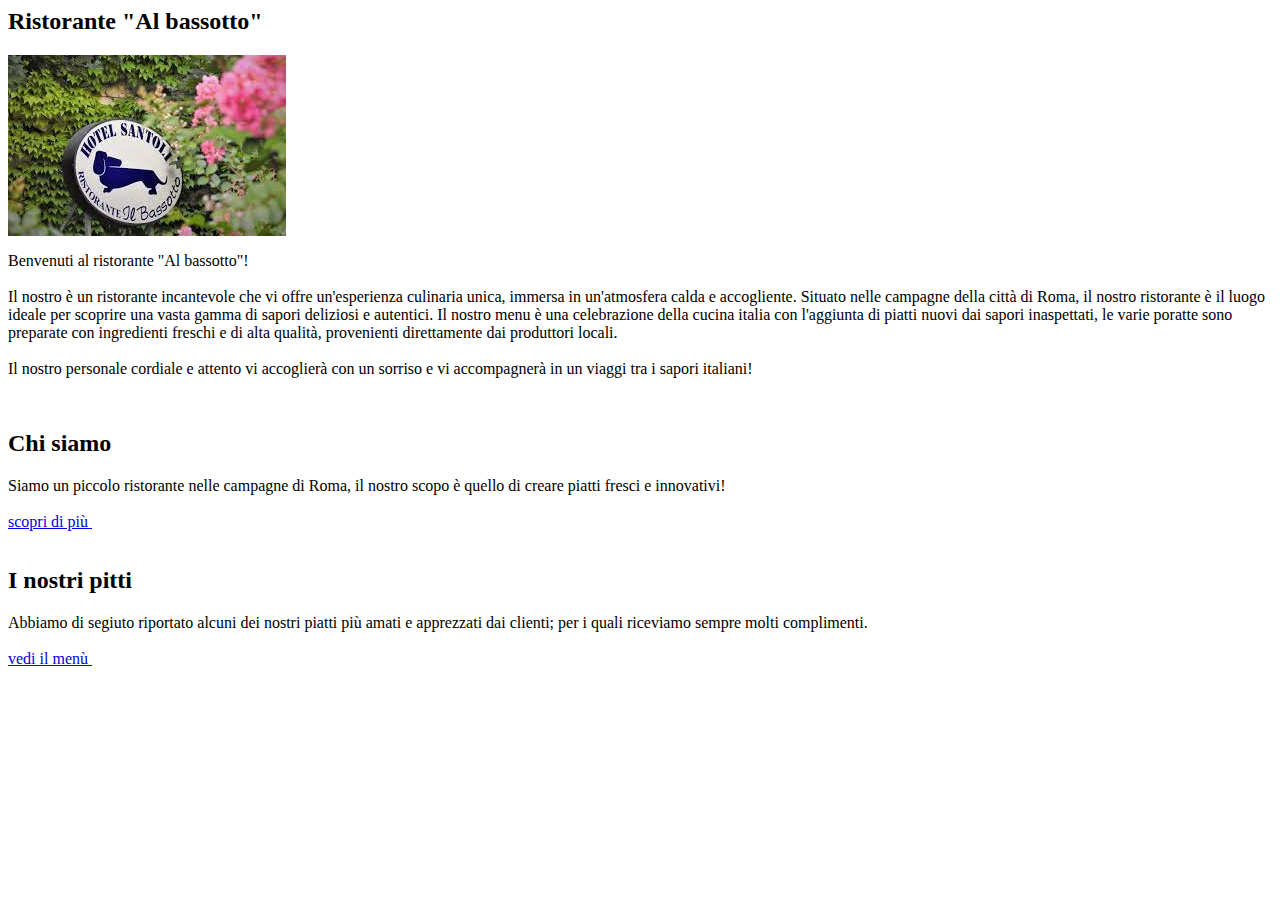
<file: esercizi/multipagina/index.html>
<html>
    <head>
        <link href="https://cdn.jsdelivr.net/npm/bootstrap@5.0.2/dist/css/bootstrap.min.css" rel="stylesheet" integrity="sha384-EVSTQN3/azprG1Anm3QDgpJLIm9Nao0Yz1ztcQTwFspd3yD65VohhpuuCOmLASjC" crossorigin="anonymous">
    </head>
        <body>
            <main>
            
              <div class="container px-4 py-5" id="featured-3">
                <h2 class="pb-2 border-bottom">Ristorante "Al bassotto" </h2> <img src="[data-uri]">
                <p class="pb-2 border-bottom"> 
                  Benvenuti al ristorante  "Al bassotto"!
                  <br> 
                  <br> 
                  Il nostro è un ristorante incantevole che vi offre un'esperienza culinaria unica, immersa in un'atmosfera calda e 
                  accogliente. 
                  Situato nelle campagne della città di Roma, il nostro ristorante è il luogo ideale per scoprire una vasta gamma di 
                  sapori deliziosi e autentici.
                  Il nostro menu è una celebrazione della cucina italia con l'aggiunta di piatti nuovi dai sapori inaspettati,
                  le varie poratte sono preparate con ingredienti freschi e di alta qualità, 
                  provenienti direttamente dai produttori locali. 
                  <br>
                  <br>
                  Il nostro personale cordiale e attento vi accoglierà con un sorriso e vi accompagnerà in un viaggi tra i sapori italiani!



                </p>
                <div class="row g-4 py-5 row-cols-1 row-cols-lg-3">
                  <div class="feature col">
                    <div class="feature-icon bg-primary bg-gradient">
                      <svg class="bi" width="1em" height="1em"><use xlink:href="#collection"></use></svg>
                    </div>
                    <h2>Chi siamo</h2>
                    <p> Siamo un piccolo ristorante nelle campagne di Roma, il nostro scopo 
                        è quello di creare piatti fresci e innovativi!
                    </p>
                    <a href="./chisiamo.html" class="icon-link">
                      scopri di più
                      <svg class="bi" width="1em" height="1em"><use xlink:href="#chevron-right"></use></svg>
                    </a>
                  </div>
                  <div class="feature col">
                    <div class="feature-icon bg-primary bg-gradient">
                      <svg class="bi" width="1em" height="1em"><use xlink:href="#people-circle"></use></svg>
                    </div>
                    <h2>I nostri pitti </h2>
                    <p>Abbiamo di segiuto riportato alcuni dei nostri piatti più amati e apprezzati dai clienti; per i quali riceviamo sempre molti complimenti. 
                    </p>
                    <a href="./catalogo.html" class="icon-link">
                      vedi il menù
                      <svg class="bi" width="1em" height="1em"><use xlink:href="#chevron-right"></use></svg>
                    </a>
                  </div>
                  
              </div>
            
             
            </main>
            </body>       
</html>
</file>
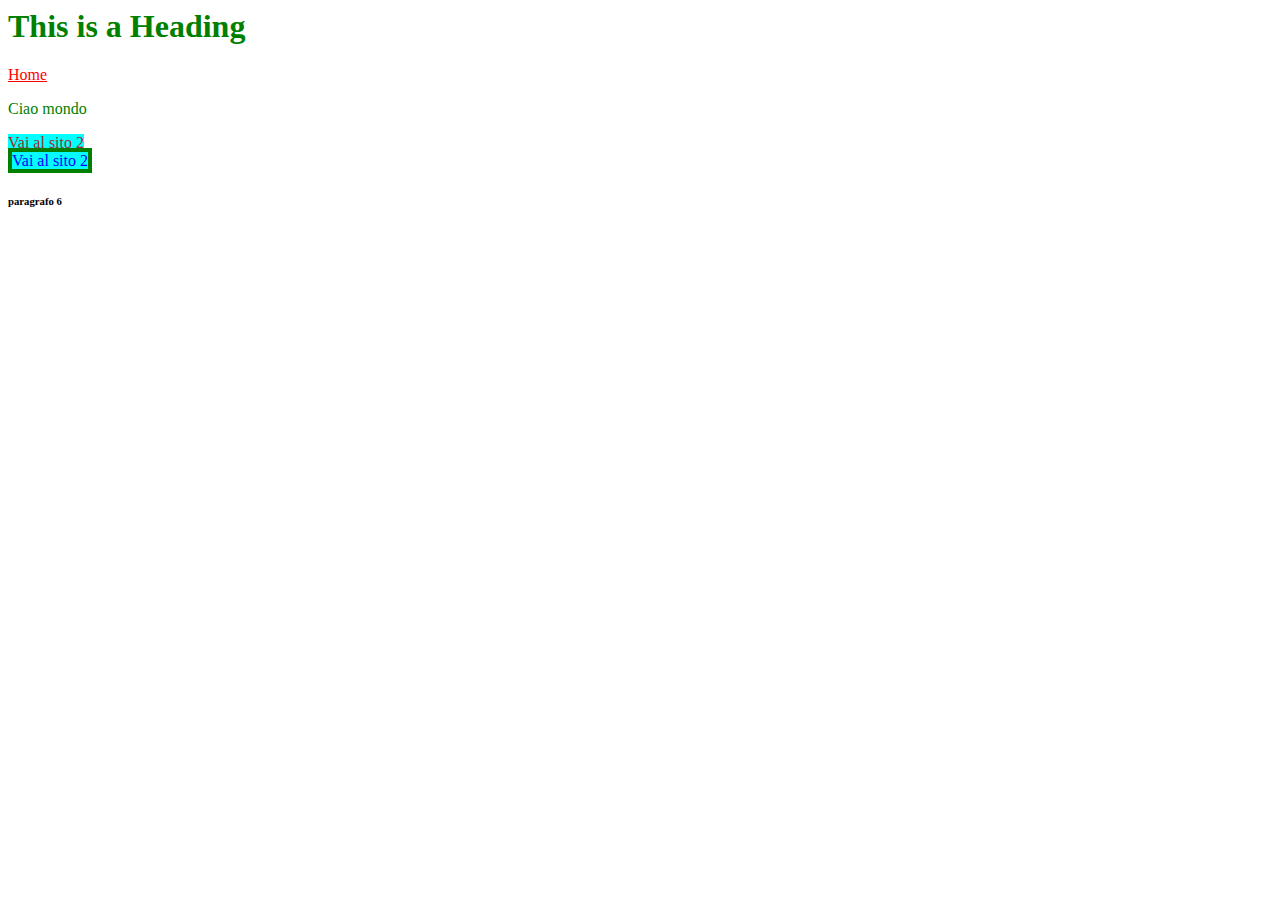
<file: teoria/esempio-html/index.html>
<head>
    <title>Page Title</title>
</head>

<body>

    <div style="color: green">
        <h1>This is a Heading</h1>
        <a id="home_link" href="https://www.w3schools.com/html/default.asp" style="color: red"> Home </a>
        <br />
        <p>Ciao mondo</p>
    </div>
    <a id="home_link" class="link1" href="https://www.w3schools.com/html/default.asp"> Vai al sito 2 </a>
    <br>
    <a class="link1 link2" href="https://www.w3schools.com/html/default.asp" style="color: blue;"> Vai al sito 2 </a>

    <h6> paragrafo 6 </h6>

</body>


 

<style>
    #home_link {
        border: 0px
    }

    a {
        color: brown;
        border: 4px solid green;
        text-decoration: underline;
    }

    .link1 {
        background-color: aqua;
    }
    .link2{
        text-decoration: none;
    }
</style>
</file>
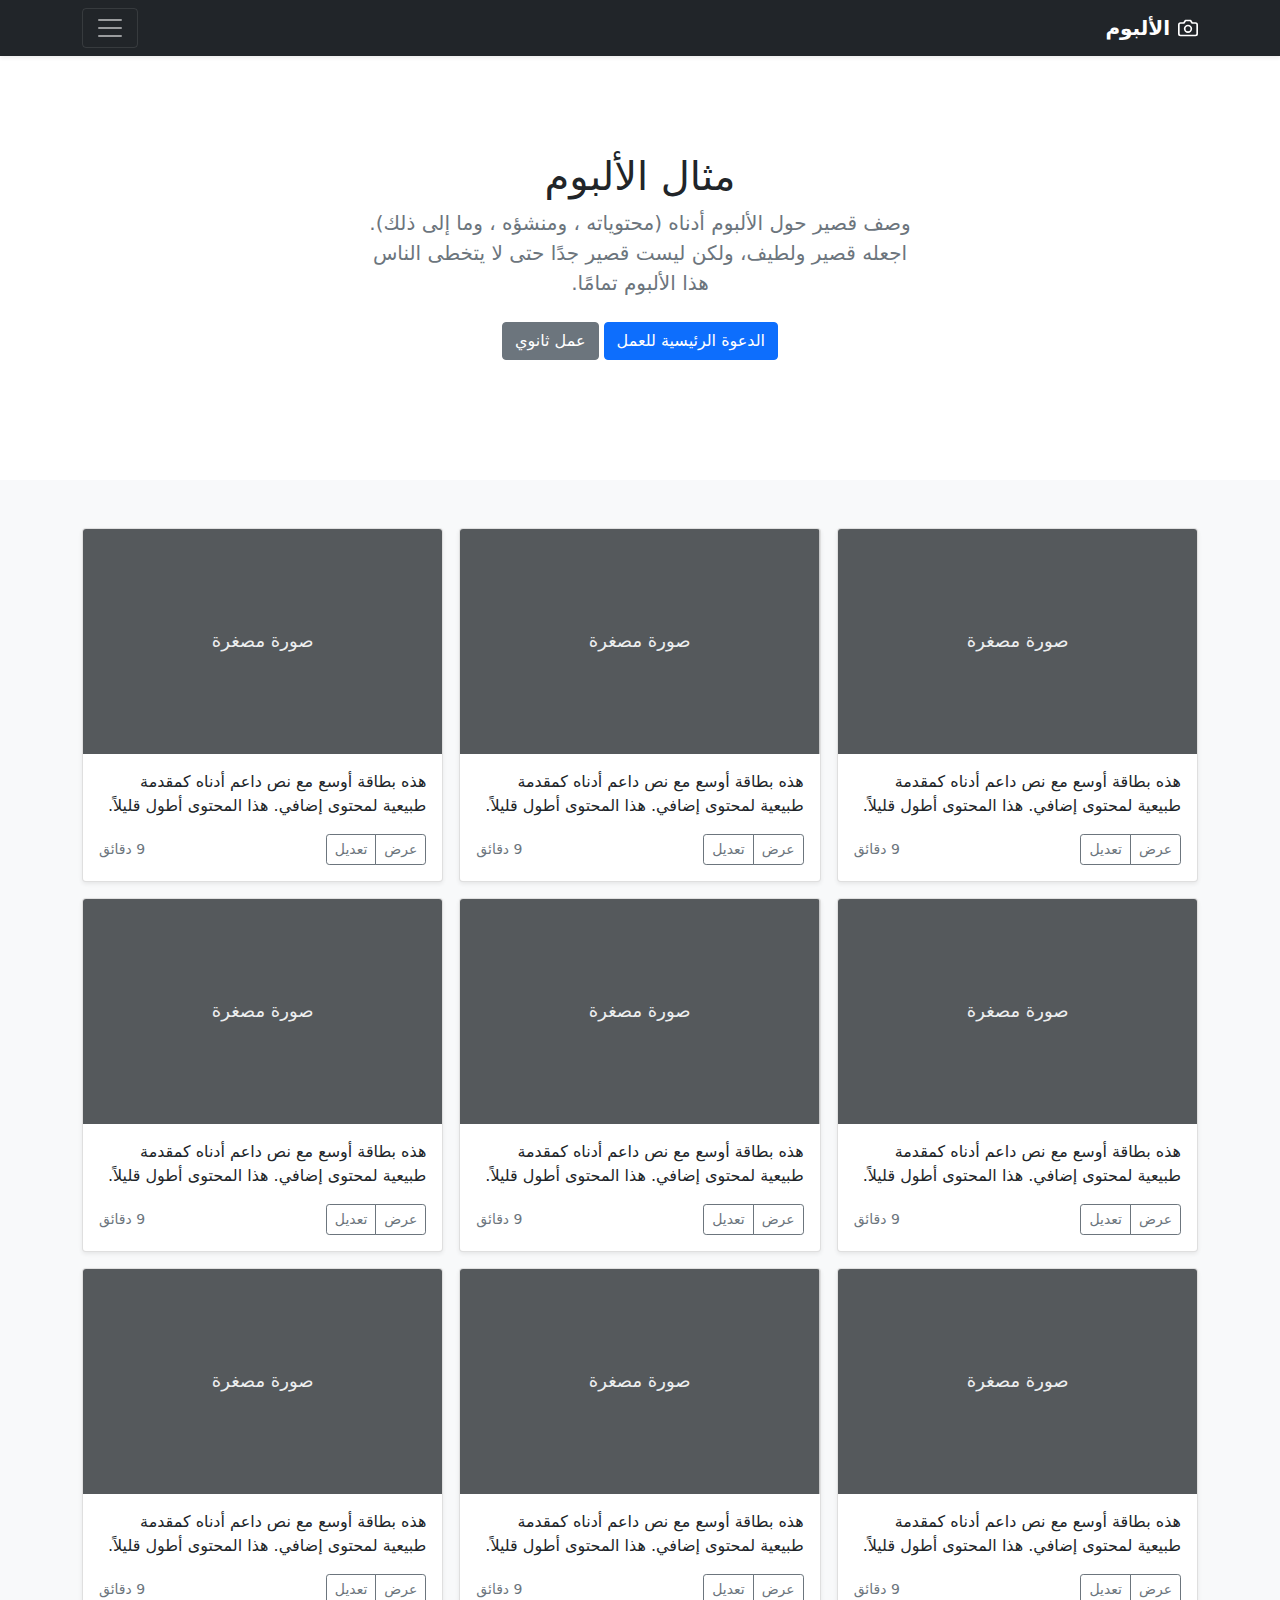
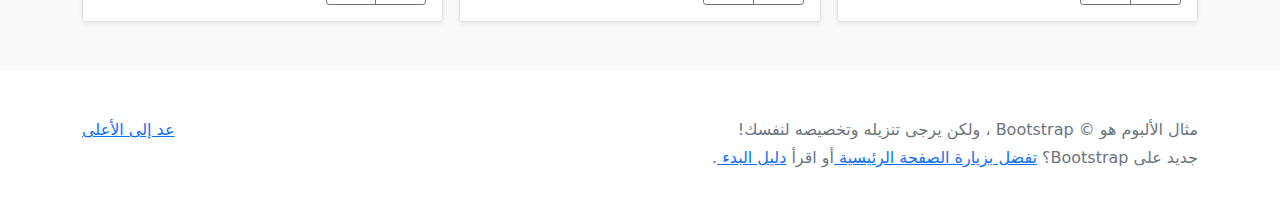
<file: teoria/esempi bootstrap/album-rtl/index.html>
<!doctype html>
<html lang="ar" dir="rtl">
  <head>
    <meta charset="utf-8">
    <meta name="viewport" content="width=device-width, initial-scale=1">
    <meta name="description" content="">
    <meta name="author" content="Mark Otto, Jacob Thornton, and Bootstrap contributors">
    <meta name="generator" content="Hugo 0.84.0">
    <title>مثال الألبوم · Bootstrap v5.0</title>

    <link rel="canonical" href="https://getbootstrap.com/docs/5.0/examples/album-rtl/">

    

    <!-- Bootstrap core CSS -->
<link href="../assets/dist/css/bootstrap.rtl.min.css" rel="stylesheet">

    <style>
      .bd-placeholder-img {
        font-size: 1.125rem;
        text-anchor: middle;
        -webkit-user-select: none;
        -moz-user-select: none;
        user-select: none;
      }

      @media (min-width: 768px) {
        .bd-placeholder-img-lg {
          font-size: 3.5rem;
        }
      }
    </style>

    
  </head>
  <body>
    
<header>
  <div class="collapse bg-dark" id="navbarHeader">
    <div class="container">
      <div class="row">
        <div class="col-sm-8 col-md-7 py-4">
          <h4 class="text-white">حول</h4>
          <p class="text-muted">أضف بعض المعلومات حول الألبوم، المؤلف، أو أي سياق خلفية آخر. اجعلها بضع جمل حتى يتمكن الزوار من التقاط بعض التلميحات المفيدة. ثم اربطها ببعض مواقع التواصل الاجتماعي أو معلومات الاتصال.</p>
        </div>
        <div class="col-sm-4 offset-md-1 py-4">
          <h4 class="text-white">تواصل معي</h4>
          <ul class="list-unstyled">
            <li><a href="#" class="text-white">تابعني على تويتر</a></li>
            <li><a href="#" class="text-white">شاركني الإعجاب في فيسبوك</a></li>
            <li><a href="#" class="text-white">راسلني على البريد الإلكتروني</a></li>
          </ul>
        </div>
      </div>
    </div>
  </div>
  <div class="navbar navbar-dark bg-dark shadow-sm">
    <div class="container">
      <a href="#" class="navbar-brand d-flex align-items-center">
        <svg xmlns="http://www.w3.org/2000/svg" width="20" height="20" fill="none" stroke="currentColor" stroke-linecap="round" stroke-linejoin="round" stroke-width="2" aria-hidden="true" class="me-2" viewBox="0 0 24 24"><path d="M23 19a2 2 0 0 1-2 2H3a2 2 0 0 1-2-2V8a2 2 0 0 1 2-2h4l2-3h6l2 3h4a2 2 0 0 1 2 2z"/><circle cx="12" cy="13" r="4"/></svg>
        <strong>الألبوم</strong>
      </a>
      <button class="navbar-toggler" type="button" data-bs-toggle="collapse" data-bs-target="#navbarHeader" aria-controls="navbarHeader" aria-expanded="false" aria-label="تبديل التنقل">
        <span class="navbar-toggler-icon"></span>
      </button>
    </div>
  </div>
</header>

<main>

  <section class="py-5 text-center container">
    <div class="row py-lg-5">
      <div class="col-lg-6 col-md-8 mx-auto">
        <h1 class="fw-light">مثال الألبوم</h1>
        <p class="lead text-muted">وصف قصير حول الألبوم أدناه (محتوياته ، ومنشؤه ، وما إلى ذلك). اجعله قصير ولطيف، ولكن ليست قصير جدًا حتى لا يتخطى الناس هذا الألبوم تمامًا.</p>
        <p>
          <a href="#" class="btn btn-primary my-2">الدعوة الرئيسية للعمل</a>
          <a href="#" class="btn btn-secondary my-2">عمل ثانوي</a>
        </p>
      </div>
    </div>
  </section>

  <div class="album py-5 bg-light">
    <div class="container">

      <div class="row row-cols-1 row-cols-sm-2 row-cols-md-3 g-3">
        <div class="col">
          <div class="card shadow-sm">
            <svg class="bd-placeholder-img card-img-top" width="100%" height="225" xmlns="http://www.w3.org/2000/svg" role="img" aria-label="Placeholder: صورة مصغرة" preserveAspectRatio="xMidYMid slice" focusable="false"><title>Placeholder</title><rect width="100%" height="100%" fill="#55595c"/><text x="50%" y="50%" fill="#eceeef" dy=".3em">صورة مصغرة</text></svg>

            <div class="card-body">
              <p class="card-text">هذه بطاقة أوسع مع نص داعم أدناه كمقدمة طبيعية لمحتوى إضافي. هذا المحتوى أطول قليلاً.</p>
              <div class="d-flex justify-content-between align-items-center">
                <div class="btn-group">
                  <button type="button" class="btn btn-sm btn-outline-secondary">عرض</button>
                  <button type="button" class="btn btn-sm btn-outline-secondary">تعديل</button>
                </div>
                <small class="text-muted">9 دقائق</small>
              </div>
            </div>
          </div>
        </div>
        <div class="col">
          <div class="card shadow-sm">
            <svg class="bd-placeholder-img card-img-top" width="100%" height="225" xmlns="http://www.w3.org/2000/svg" role="img" aria-label="Placeholder: صورة مصغرة" preserveAspectRatio="xMidYMid slice" focusable="false"><title>Placeholder</title><rect width="100%" height="100%" fill="#55595c"/><text x="50%" y="50%" fill="#eceeef" dy=".3em">صورة مصغرة</text></svg>

            <div class="card-body">
              <p class="card-text">هذه بطاقة أوسع مع نص داعم أدناه كمقدمة طبيعية لمحتوى إضافي. هذا المحتوى أطول قليلاً.</p>
              <div class="d-flex justify-content-between align-items-center">
                <div class="btn-group">
                  <button type="button" class="btn btn-sm btn-outline-secondary">عرض</button>
                  <button type="button" class="btn btn-sm btn-outline-secondary">تعديل</button>
                </div>
                <small class="text-muted">9 دقائق</small>
              </div>
            </div>
          </div>
        </div>
        <div class="col">
          <div class="card shadow-sm">
            <svg class="bd-placeholder-img card-img-top" width="100%" height="225" xmlns="http://www.w3.org/2000/svg" role="img" aria-label="Placeholder: صورة مصغرة" preserveAspectRatio="xMidYMid slice" focusable="false"><title>Placeholder</title><rect width="100%" height="100%" fill="#55595c"/><text x="50%" y="50%" fill="#eceeef" dy=".3em">صورة مصغرة</text></svg>

            <div class="card-body">
              <p class="card-text">هذه بطاقة أوسع مع نص داعم أدناه كمقدمة طبيعية لمحتوى إضافي. هذا المحتوى أطول قليلاً.</p>
              <div class="d-flex justify-content-between align-items-center">
                <div class="btn-group">
                  <button type="button" class="btn btn-sm btn-outline-secondary">عرض</button>
                  <button type="button" class="btn btn-sm btn-outline-secondary">تعديل</button>
                </div>
                <small class="text-muted">9 دقائق</small>
              </div>
            </div>
          </div>
        </div>

        <div class="col">
          <div class="card shadow-sm">
            <svg class="bd-placeholder-img card-img-top" width="100%" height="225" xmlns="http://www.w3.org/2000/svg" role="img" aria-label="Placeholder: صورة مصغرة" preserveAspectRatio="xMidYMid slice" focusable="false"><title>Placeholder</title><rect width="100%" height="100%" fill="#55595c"/><text x="50%" y="50%" fill="#eceeef" dy=".3em">صورة مصغرة</text></svg>

            <div class="card-body">
              <p class="card-text">هذه بطاقة أوسع مع نص داعم أدناه كمقدمة طبيعية لمحتوى إضافي. هذا المحتوى أطول قليلاً.</p>
              <div class="d-flex justify-content-between align-items-center">
                <div class="btn-group">
                  <button type="button" class="btn btn-sm btn-outline-secondary">عرض</button>
                  <button type="button" class="btn btn-sm btn-outline-secondary">تعديل</button>
                </div>
                <small class="text-muted">9 دقائق</small>
              </div>
            </div>
          </div>
        </div>
        <div class="col">
          <div class="card shadow-sm">
            <svg class="bd-placeholder-img card-img-top" width="100%" height="225" xmlns="http://www.w3.org/2000/svg" role="img" aria-label="Placeholder: صورة مصغرة" preserveAspectRatio="xMidYMid slice" focusable="false"><title>Placeholder</title><rect width="100%" height="100%" fill="#55595c"/><text x="50%" y="50%" fill="#eceeef" dy=".3em">صورة مصغرة</text></svg>

            <div class="card-body">
              <p class="card-text">هذه بطاقة أوسع مع نص داعم أدناه كمقدمة طبيعية لمحتوى إضافي. هذا المحتوى أطول قليلاً.</p>
              <div class="d-flex justify-content-between align-items-center">
                <div class="btn-group">
                  <button type="button" class="btn btn-sm btn-outline-secondary">عرض</button>
                  <button type="button" class="btn btn-sm btn-outline-secondary">تعديل</button>
                </div>
                <small class="text-muted">9 دقائق</small>
              </div>
            </div>
          </div>
        </div>
        <div class="col">
          <div class="card shadow-sm">
            <svg class="bd-placeholder-img card-img-top" width="100%" height="225" xmlns="http://www.w3.org/2000/svg" role="img" aria-label="Placeholder: صورة مصغرة" preserveAspectRatio="xMidYMid slice" focusable="false"><title>Placeholder</title><rect width="100%" height="100%" fill="#55595c"/><text x="50%" y="50%" fill="#eceeef" dy=".3em">صورة مصغرة</text></svg>

            <div class="card-body">
              <p class="card-text">هذه بطاقة أوسع مع نص داعم أدناه كمقدمة طبيعية لمحتوى إضافي. هذا المحتوى أطول قليلاً.</p>
              <div class="d-flex justify-content-between align-items-center">
                <div class="btn-group">
                  <button type="button" class="btn btn-sm btn-outline-secondary">عرض</button>
                  <button type="button" class="btn btn-sm btn-outline-secondary">تعديل</button>
                </div>
                <small class="text-muted">9 دقائق</small>
              </div>
            </div>
          </div>
        </div>

        <div class="col">
          <div class="card shadow-sm">
            <svg class="bd-placeholder-img card-img-top" width="100%" height="225" xmlns="http://www.w3.org/2000/svg" role="img" aria-label="Placeholder: صورة مصغرة" preserveAspectRatio="xMidYMid slice" focusable="false"><title>Placeholder</title><rect width="100%" height="100%" fill="#55595c"/><text x="50%" y="50%" fill="#eceeef" dy=".3em">صورة مصغرة</text></svg>

            <div class="card-body">
              <p class="card-text">هذه بطاقة أوسع مع نص داعم أدناه كمقدمة طبيعية لمحتوى إضافي. هذا المحتوى أطول قليلاً.</p>
              <div class="d-flex justify-content-between align-items-center">
                <div class="btn-group">
                  <button type="button" class="btn btn-sm btn-outline-secondary">عرض</button>
                  <button type="button" class="btn btn-sm btn-outline-secondary">تعديل</button>
                </div>
                <small class="text-muted">9 دقائق</small>
              </div>
            </div>
          </div>
        </div>
        <div class="col">
          <div class="card shadow-sm">
            <svg class="bd-placeholder-img card-img-top" width="100%" height="225" xmlns="http://www.w3.org/2000/svg" role="img" aria-label="Placeholder: صورة مصغرة" preserveAspectRatio="xMidYMid slice" focusable="false"><title>Placeholder</title><rect width="100%" height="100%" fill="#55595c"/><text x="50%" y="50%" fill="#eceeef" dy=".3em">صورة مصغرة</text></svg>

            <div class="card-body">
              <p class="card-text">هذه بطاقة أوسع مع نص داعم أدناه كمقدمة طبيعية لمحتوى إضافي. هذا المحتوى أطول قليلاً.</p>
              <div class="d-flex justify-content-between align-items-center">
                <div class="btn-group">
                  <button type="button" class="btn btn-sm btn-outline-secondary">عرض</button>
                  <button type="button" class="btn btn-sm btn-outline-secondary">تعديل</button>
                </div>
                <small class="text-muted">9 دقائق</small>
              </div>
            </div>
          </div>
        </div>
        <div class="col">
          <div class="card shadow-sm">
            <svg class="bd-placeholder-img card-img-top" width="100%" height="225" xmlns="http://www.w3.org/2000/svg" role="img" aria-label="Placeholder: صورة مصغرة" preserveAspectRatio="xMidYMid slice" focusable="false"><title>Placeholder</title><rect width="100%" height="100%" fill="#55595c"/><text x="50%" y="50%" fill="#eceeef" dy=".3em">صورة مصغرة</text></svg>

            <div class="card-body">
              <p class="card-text">هذه بطاقة أوسع مع نص داعم أدناه كمقدمة طبيعية لمحتوى إضافي. هذا المحتوى أطول قليلاً.</p>
              <div class="d-flex justify-content-between align-items-center">
                <div class="btn-group">
                  <button type="button" class="btn btn-sm btn-outline-secondary">عرض</button>
                  <button type="button" class="btn btn-sm btn-outline-secondary">تعديل</button>
                </div>
                <small class="text-muted">9 دقائق</small>
              </div>
            </div>
          </div>
        </div>
      </div>
    </div>
  </div>

</main>

<footer class="text-muted py-5">
  <div class="container">
    <p class="float-end mb-1">
      <a href="#">عد إلى الأعلى</a>
    </p>
    <p class="mb-1">مثال الألبوم هو © Bootstrap ، ولكن يرجى تنزيله وتخصيصه لنفسك!</p>
    <p class="mb-0">جديد على Bootstrap؟ <a href="/"> تفضل بزيارة الصفحة الرئيسية </a> أو اقرأ <a href="../getting-started/introduction/ "> دليل البدء </a>.</p>
  </div>
</footer>


    <script src="../assets/dist/js/bootstrap.bundle.min.js"></script>

      
  </body>
</html>
</file>
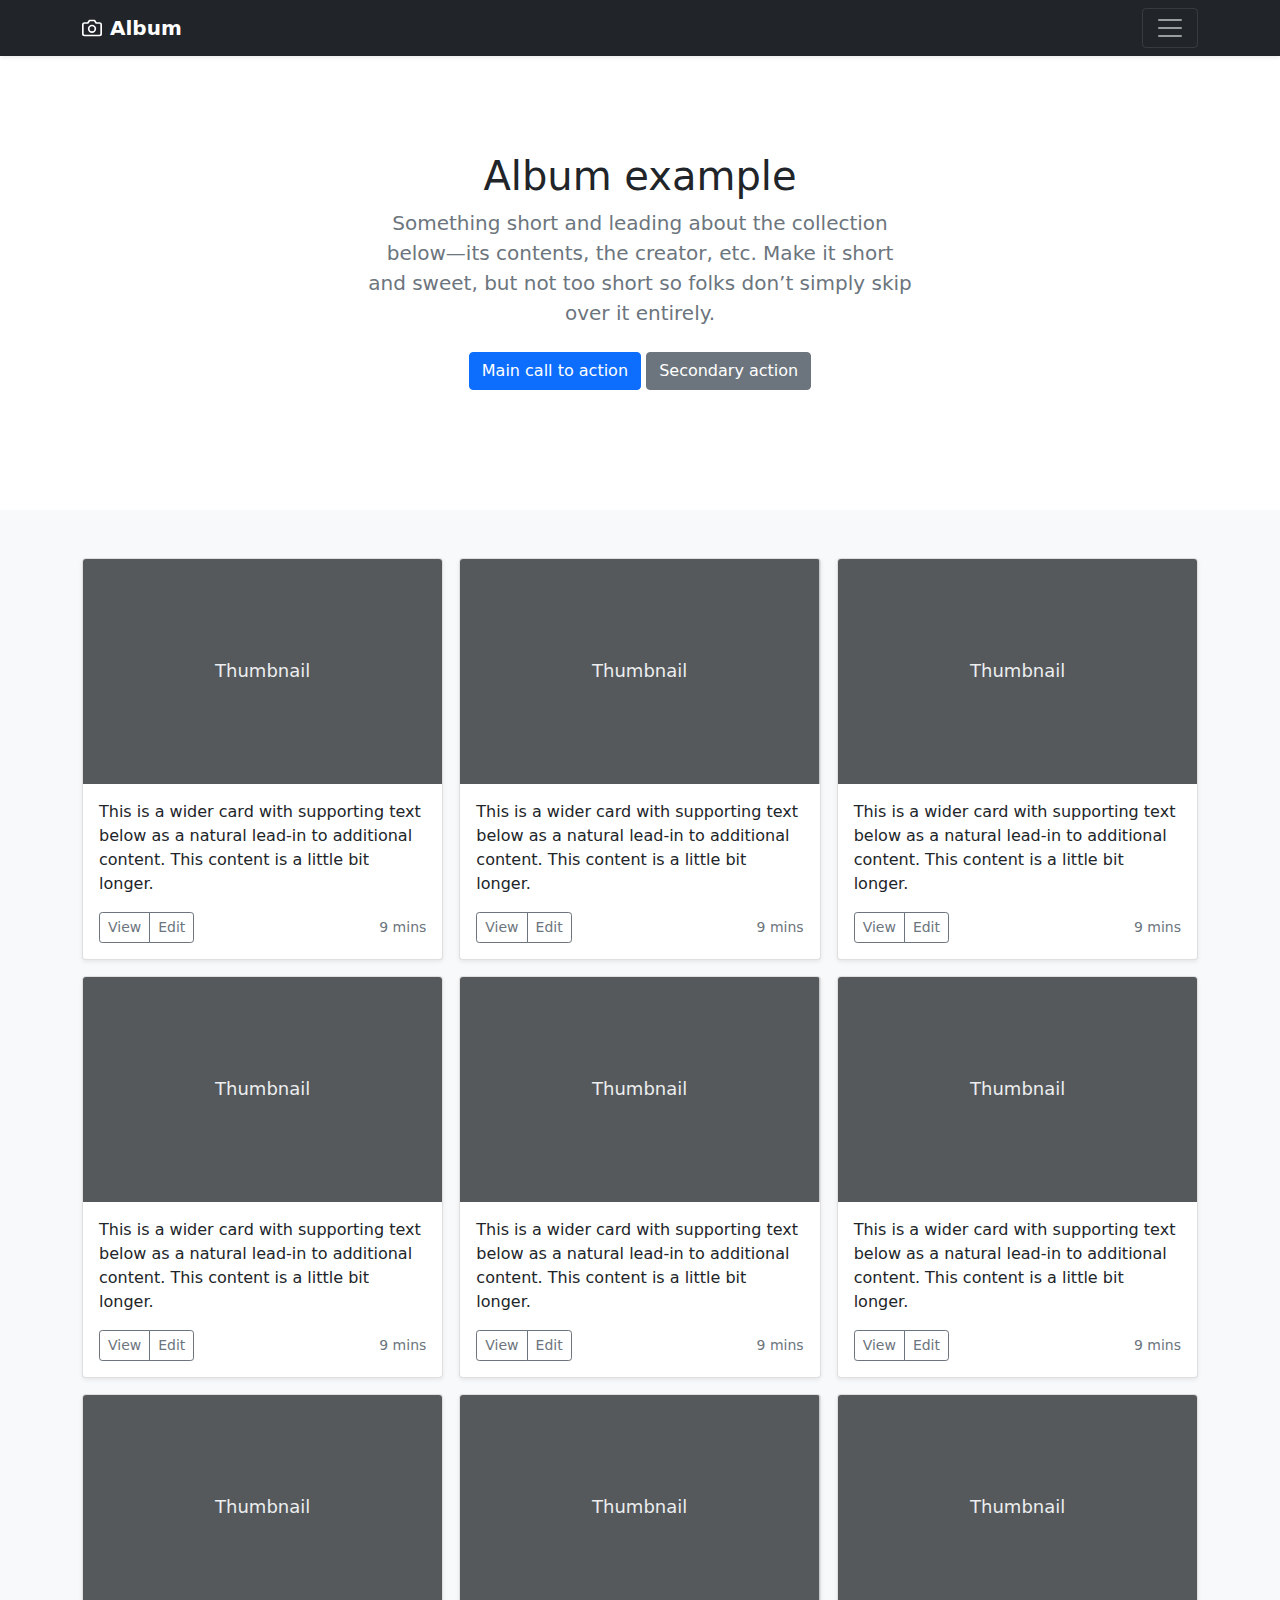
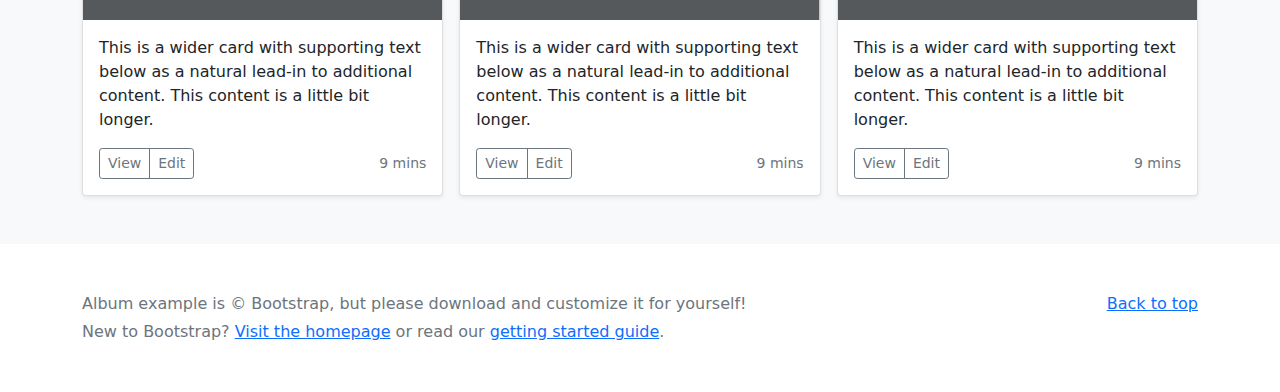
<file: teoria/esempi bootstrap/album/index.html>
<!doctype html>
<html lang="en">
  <head>
    <meta charset="utf-8">
    <meta name="viewport" content="width=device-width, initial-scale=1">
    <meta name="description" content="">
    <meta name="author" content="Mark Otto, Jacob Thornton, and Bootstrap contributors">
    <meta name="generator" content="Hugo 0.84.0">
    <title>Album example · Bootstrap v5.0</title>

    <link rel="canonical" href="https://getbootstrap.com/docs/5.0/examples/album/">

    

    <!-- Bootstrap core CSS -->
<link href="../assets/dist/css/bootstrap.min.css" rel="stylesheet">

    <style>
      .bd-placeholder-img {
        font-size: 1.125rem;
        text-anchor: middle;
        -webkit-user-select: none;
        -moz-user-select: none;
        user-select: none;
      }

      @media (min-width: 768px) {
        .bd-placeholder-img-lg {
          font-size: 3.5rem;
        }
      }
    </style>

    
  </head>
  <body>
    
<header>
  <div class="collapse bg-dark" id="navbarHeader">
    <div class="container">
      <div class="row">
        <div class="col-sm-8 col-md-7 py-4">
          <h4 class="text-white">About</h4>
          <p class="text-muted">Add some information about the album below, the author, or any other background context. Make it a few sentences long so folks can pick up some informative tidbits. Then, link them off to some social networking sites or contact information.</p>
        </div>
        <div class="col-sm-4 offset-md-1 py-4">
          <h4 class="text-white">Contact</h4>
          <ul class="list-unstyled">
            <li><a href="#" class="text-white">Follow on Twitter</a></li>
            <li><a href="#" class="text-white">Like on Facebook</a></li>
            <li><a href="#" class="text-white">Email me</a></li>
          </ul>
        </div>
      </div>
    </div>
  </div>
  <div class="navbar navbar-dark bg-dark shadow-sm">
    <div class="container">
      <a href="#" class="navbar-brand d-flex align-items-center">
        <svg xmlns="http://www.w3.org/2000/svg" width="20" height="20" fill="none" stroke="currentColor" stroke-linecap="round" stroke-linejoin="round" stroke-width="2" aria-hidden="true" class="me-2" viewBox="0 0 24 24"><path d="M23 19a2 2 0 0 1-2 2H3a2 2 0 0 1-2-2V8a2 2 0 0 1 2-2h4l2-3h6l2 3h4a2 2 0 0 1 2 2z"/><circle cx="12" cy="13" r="4"/></svg>
        <strong>Album</strong>
      </a>
      <button class="navbar-toggler" type="button" data-bs-toggle="collapse" data-bs-target="#navbarHeader" aria-controls="navbarHeader" aria-expanded="false" aria-label="Toggle navigation">
        <span class="navbar-toggler-icon"></span>
      </button>
    </div>
  </div>
</header>

<main>

  <section class="py-5 text-center container">
    <div class="row py-lg-5">
      <div class="col-lg-6 col-md-8 mx-auto">
        <h1 class="fw-light">Album example</h1>
        <p class="lead text-muted">Something short and leading about the collection below—its contents, the creator, etc. Make it short and sweet, but not too short so folks don’t simply skip over it entirely.</p>
        <p>
          <a href="#" class="btn btn-primary my-2">Main call to action</a>
          <a href="#" class="btn btn-secondary my-2">Secondary action</a>
        </p>
      </div>
    </div>
  </section>

  <div class="album py-5 bg-light">
    <div class="container">

      <div class="row row-cols-1 row-cols-sm-2 row-cols-md-3 g-3">
        <div class="col">
          <div class="card shadow-sm">
            <svg class="bd-placeholder-img card-img-top" width="100%" height="225" xmlns="http://www.w3.org/2000/svg" role="img" aria-label="Placeholder: Thumbnail" preserveAspectRatio="xMidYMid slice" focusable="false"><title>Placeholder</title><rect width="100%" height="100%" fill="#55595c"/><text x="50%" y="50%" fill="#eceeef" dy=".3em">Thumbnail</text></svg>

            <div class="card-body">
              <p class="card-text">This is a wider card with supporting text below as a natural lead-in to additional content. This content is a little bit longer.</p>
              <div class="d-flex justify-content-between align-items-center">
                <div class="btn-group">
                  <button type="button" class="btn btn-sm btn-outline-secondary">View</button>
                  <button type="button" class="btn btn-sm btn-outline-secondary">Edit</button>
                </div>
                <small class="text-muted">9 mins</small>
              </div>
            </div>
          </div>
        </div>
        <div class="col">
          <div class="card shadow-sm">
            <svg class="bd-placeholder-img card-img-top" width="100%" height="225" xmlns="http://www.w3.org/2000/svg" role="img" aria-label="Placeholder: Thumbnail" preserveAspectRatio="xMidYMid slice" focusable="false"><title>Placeholder</title><rect width="100%" height="100%" fill="#55595c"/><text x="50%" y="50%" fill="#eceeef" dy=".3em">Thumbnail</text></svg>

            <div class="card-body">
              <p class="card-text">This is a wider card with supporting text below as a natural lead-in to additional content. This content is a little bit longer.</p>
              <div class="d-flex justify-content-between align-items-center">
                <div class="btn-group">
                  <button type="button" class="btn btn-sm btn-outline-secondary">View</button>
                  <button type="button" class="btn btn-sm btn-outline-secondary">Edit</button>
                </div>
                <small class="text-muted">9 mins</small>
              </div>
            </div>
          </div>
        </div>
        <div class="col">
          <div class="card shadow-sm">
            <svg class="bd-placeholder-img card-img-top" width="100%" height="225" xmlns="http://www.w3.org/2000/svg" role="img" aria-label="Placeholder: Thumbnail" preserveAspectRatio="xMidYMid slice" focusable="false"><title>Placeholder</title><rect width="100%" height="100%" fill="#55595c"/><text x="50%" y="50%" fill="#eceeef" dy=".3em">Thumbnail</text></svg>

            <div class="card-body">
              <p class="card-text">This is a wider card with supporting text below as a natural lead-in to additional content. This content is a little bit longer.</p>
              <div class="d-flex justify-content-between align-items-center">
                <div class="btn-group">
                  <button type="button" class="btn btn-sm btn-outline-secondary">View</button>
                  <button type="button" class="btn btn-sm btn-outline-secondary">Edit</button>
                </div>
                <small class="text-muted">9 mins</small>
              </div>
            </div>
          </div>
        </div>

        <div class="col">
          <div class="card shadow-sm">
            <svg class="bd-placeholder-img card-img-top" width="100%" height="225" xmlns="http://www.w3.org/2000/svg" role="img" aria-label="Placeholder: Thumbnail" preserveAspectRatio="xMidYMid slice" focusable="false"><title>Placeholder</title><rect width="100%" height="100%" fill="#55595c"/><text x="50%" y="50%" fill="#eceeef" dy=".3em">Thumbnail</text></svg>

            <div class="card-body">
              <p class="card-text">This is a wider card with supporting text below as a natural lead-in to additional content. This content is a little bit longer.</p>
              <div class="d-flex justify-content-between align-items-center">
                <div class="btn-group">
                  <button type="button" class="btn btn-sm btn-outline-secondary">View</button>
                  <button type="button" class="btn btn-sm btn-outline-secondary">Edit</button>
                </div>
                <small class="text-muted">9 mins</small>
              </div>
            </div>
          </div>
        </div>
        <div class="col">
          <div class="card shadow-sm">
            <svg class="bd-placeholder-img card-img-top" width="100%" height="225" xmlns="http://www.w3.org/2000/svg" role="img" aria-label="Placeholder: Thumbnail" preserveAspectRatio="xMidYMid slice" focusable="false"><title>Placeholder</title><rect width="100%" height="100%" fill="#55595c"/><text x="50%" y="50%" fill="#eceeef" dy=".3em">Thumbnail</text></svg>

            <div class="card-body">
              <p class="card-text">This is a wider card with supporting text below as a natural lead-in to additional content. This content is a little bit longer.</p>
              <div class="d-flex justify-content-between align-items-center">
                <div class="btn-group">
                  <button type="button" class="btn btn-sm btn-outline-secondary">View</button>
                  <button type="button" class="btn btn-sm btn-outline-secondary">Edit</button>
                </div>
                <small class="text-muted">9 mins</small>
              </div>
            </div>
          </div>
        </div>
        <div class="col">
          <div class="card shadow-sm">
            <svg class="bd-placeholder-img card-img-top" width="100%" height="225" xmlns="http://www.w3.org/2000/svg" role="img" aria-label="Placeholder: Thumbnail" preserveAspectRatio="xMidYMid slice" focusable="false"><title>Placeholder</title><rect width="100%" height="100%" fill="#55595c"/><text x="50%" y="50%" fill="#eceeef" dy=".3em">Thumbnail</text></svg>

            <div class="card-body">
              <p class="card-text">This is a wider card with supporting text below as a natural lead-in to additional content. This content is a little bit longer.</p>
              <div class="d-flex justify-content-between align-items-center">
                <div class="btn-group">
                  <button type="button" class="btn btn-sm btn-outline-secondary">View</button>
                  <button type="button" class="btn btn-sm btn-outline-secondary">Edit</button>
                </div>
                <small class="text-muted">9 mins</small>
              </div>
            </div>
          </div>
        </div>

        <div class="col">
          <div class="card shadow-sm">
            <svg class="bd-placeholder-img card-img-top" width="100%" height="225" xmlns="http://www.w3.org/2000/svg" role="img" aria-label="Placeholder: Thumbnail" preserveAspectRatio="xMidYMid slice" focusable="false"><title>Placeholder</title><rect width="100%" height="100%" fill="#55595c"/><text x="50%" y="50%" fill="#eceeef" dy=".3em">Thumbnail</text></svg>

            <div class="card-body">
              <p class="card-text">This is a wider card with supporting text below as a natural lead-in to additional content. This content is a little bit longer.</p>
              <div class="d-flex justify-content-between align-items-center">
                <div class="btn-group">
                  <button type="button" class="btn btn-sm btn-outline-secondary">View</button>
                  <button type="button" class="btn btn-sm btn-outline-secondary">Edit</button>
                </div>
                <small class="text-muted">9 mins</small>
              </div>
            </div>
          </div>
        </div>
        <div class="col">
          <div class="card shadow-sm">
            <svg class="bd-placeholder-img card-img-top" width="100%" height="225" xmlns="http://www.w3.org/2000/svg" role="img" aria-label="Placeholder: Thumbnail" preserveAspectRatio="xMidYMid slice" focusable="false"><title>Placeholder</title><rect width="100%" height="100%" fill="#55595c"/><text x="50%" y="50%" fill="#eceeef" dy=".3em">Thumbnail</text></svg>

            <div class="card-body">
              <p class="card-text">This is a wider card with supporting text below as a natural lead-in to additional content. This content is a little bit longer.</p>
              <div class="d-flex justify-content-between align-items-center">
                <div class="btn-group">
                  <button type="button" class="btn btn-sm btn-outline-secondary">View</button>
                  <button type="button" class="btn btn-sm btn-outline-secondary">Edit</button>
                </div>
                <small class="text-muted">9 mins</small>
              </div>
            </div>
          </div>
        </div>
        <div class="col">
          <div class="card shadow-sm">
            <svg class="bd-placeholder-img card-img-top" width="100%" height="225" xmlns="http://www.w3.org/2000/svg" role="img" aria-label="Placeholder: Thumbnail" preserveAspectRatio="xMidYMid slice" focusable="false"><title>Placeholder</title><rect width="100%" height="100%" fill="#55595c"/><text x="50%" y="50%" fill="#eceeef" dy=".3em">Thumbnail</text></svg>

            <div class="card-body">
              <p class="card-text">This is a wider card with supporting text below as a natural lead-in to additional content. This content is a little bit longer.</p>
              <div class="d-flex justify-content-between align-items-center">
                <div class="btn-group">
                  <button type="button" class="btn btn-sm btn-outline-secondary">View</button>
                  <button type="button" class="btn btn-sm btn-outline-secondary">Edit</button>
                </div>
                <small class="text-muted">9 mins</small>
              </div>
            </div>
          </div>
        </div>
      </div>
    </div>
  </div>

</main>

<footer class="text-muted py-5">
  <div class="container">
    <p class="float-end mb-1">
      <a href="#">Back to top</a>
    </p>
    <p class="mb-1">Album example is &copy; Bootstrap, but please download and customize it for yourself!</p>
    <p class="mb-0">New to Bootstrap? <a href="/">Visit the homepage</a> or read our <a href="../getting-started/introduction/">getting started guide</a>.</p>
  </div>
</footer>


    <script src="../assets/dist/js/bootstrap.bundle.min.js"></script>

      
  </body>
</html>
</file>
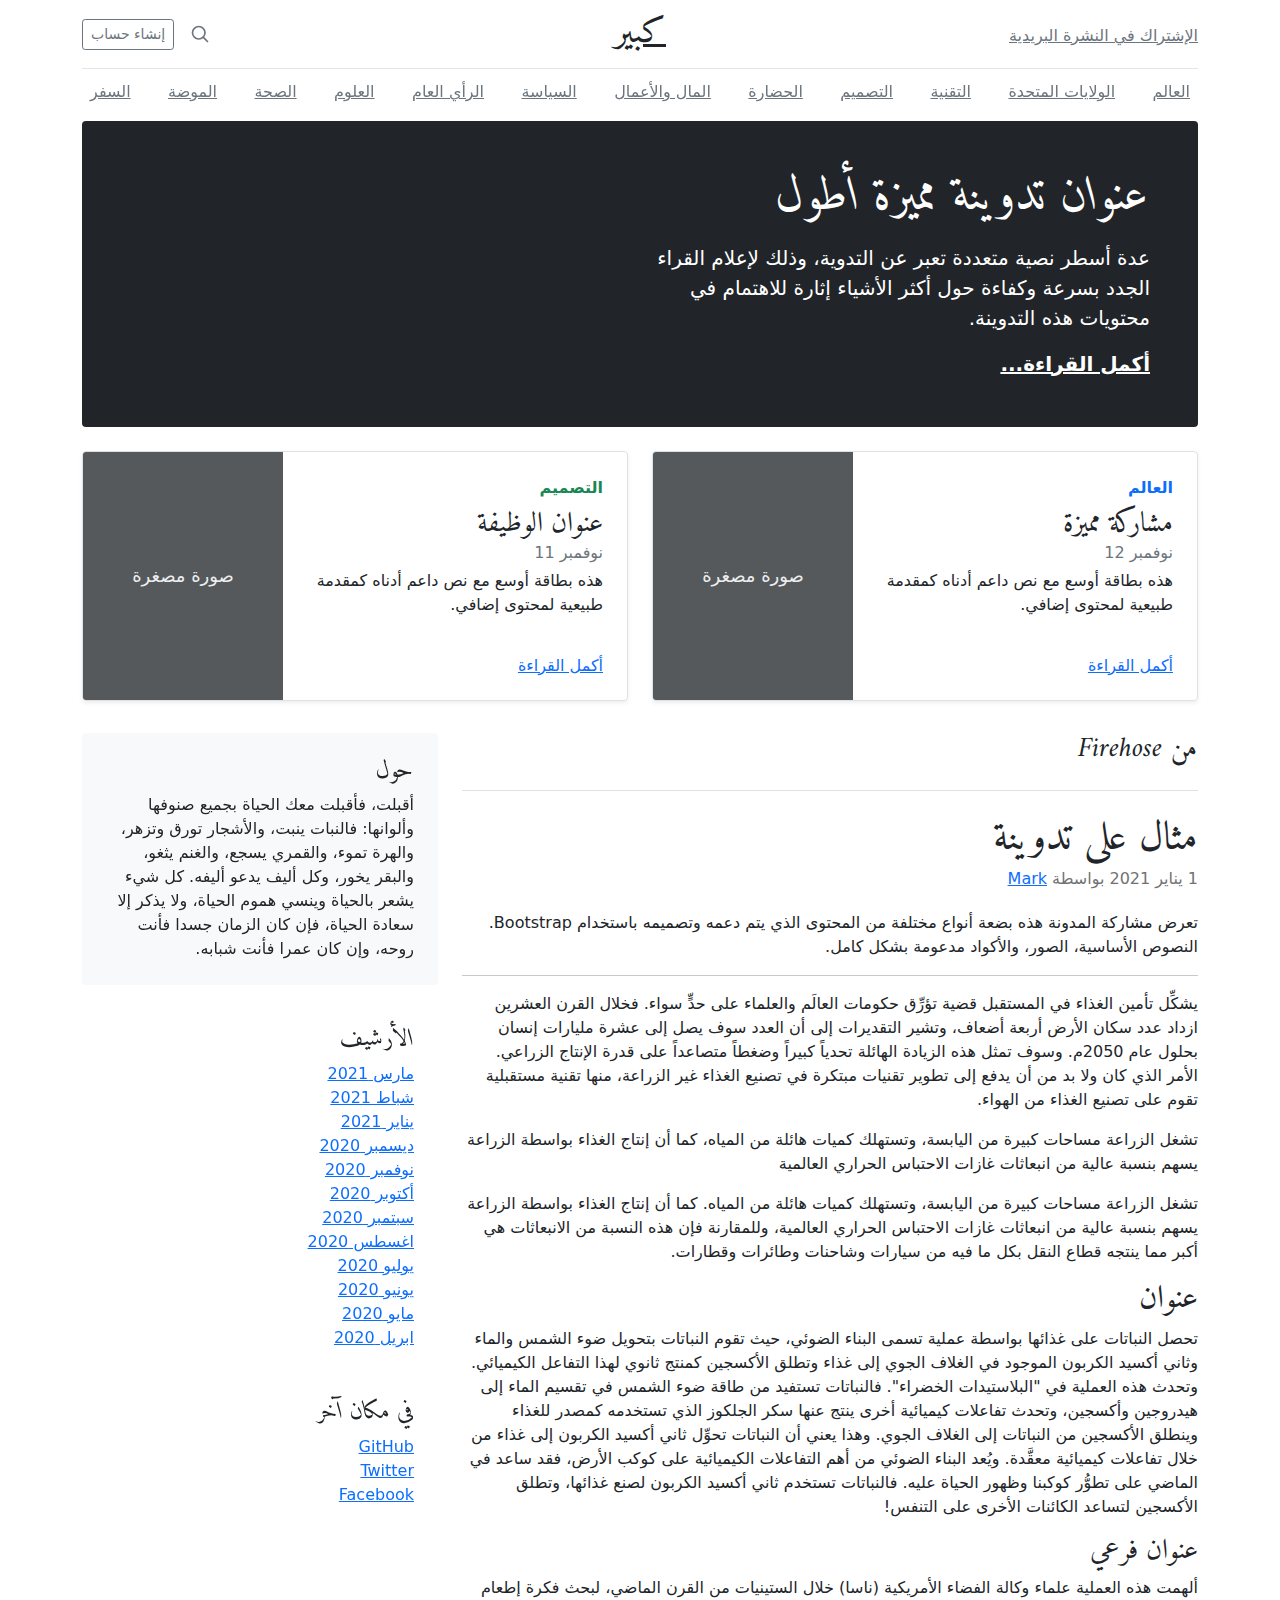
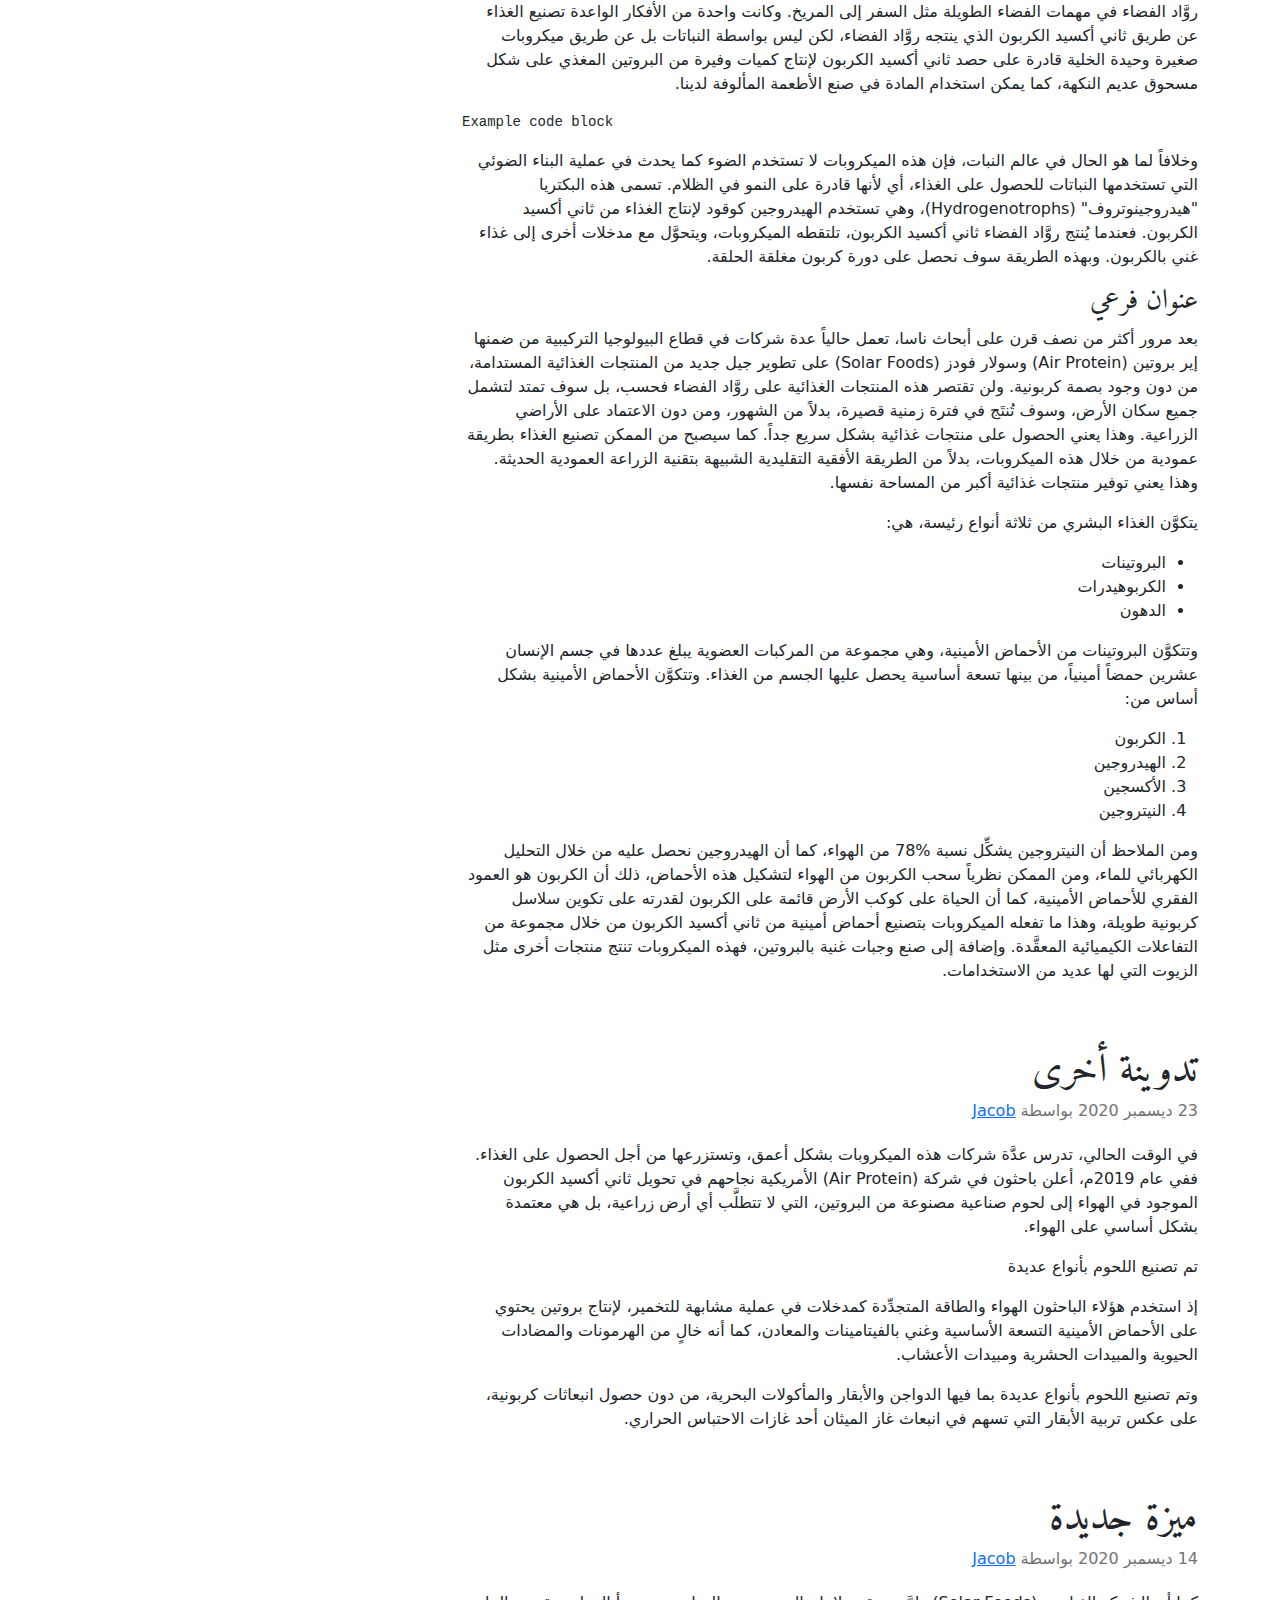
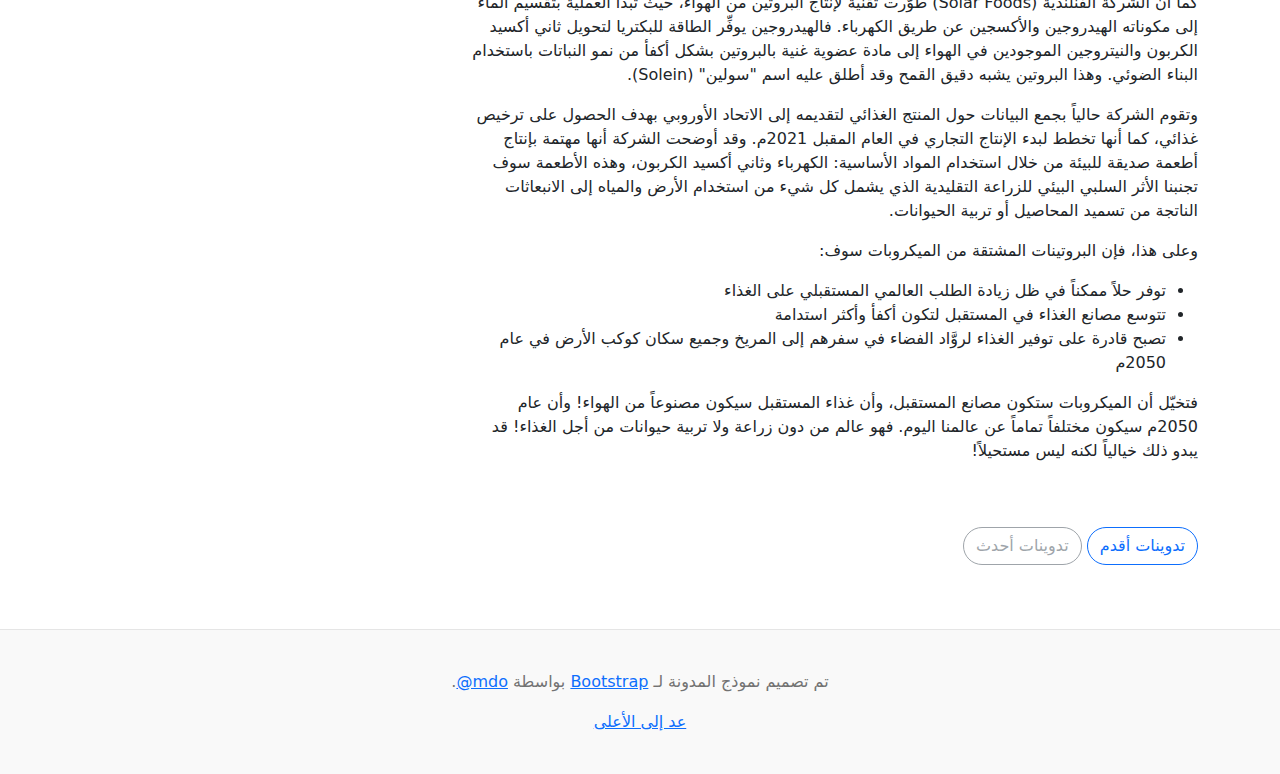
<file: teoria/esempi bootstrap/blog-rtl/index.html>
<!doctype html>
<html lang="ar" dir="rtl">
  <head>
    <meta charset="utf-8">
    <meta name="viewport" content="width=device-width, initial-scale=1">
    <meta name="description" content="">
    <meta name="author" content="Mark Otto, Jacob Thornton, and Bootstrap contributors">
    <meta name="generator" content="Hugo 0.84.0">
    <title>قالب المدونة · Bootstrap v5.0</title>

    <link rel="canonical" href="https://getbootstrap.com/docs/5.0/examples/blog-rtl/">

    

    <!-- Bootstrap core CSS -->
<link href="../assets/dist/css/bootstrap.rtl.min.css" rel="stylesheet">

    <style>
      .bd-placeholder-img {
        font-size: 1.125rem;
        text-anchor: middle;
        -webkit-user-select: none;
        -moz-user-select: none;
        user-select: none;
      }

      @media (min-width: 768px) {
        .bd-placeholder-img-lg {
          font-size: 3.5rem;
        }
      }
    </style>

    
    <!-- Custom styles for this template -->
    <link href="https://fonts.googleapis.com/css?family=Amiri:wght@400;700&amp;display=swap" rel="stylesheet">
    <!-- Custom styles for this template -->
    <link href="../blog/blog.rtl.css" rel="stylesheet">
  </head>
  <body>
    
<div class="container">
  <header class="blog-header py-3">
    <div class="row flex-nowrap justify-content-between align-items-center">
      <div class="col-4 pt-1">
        <a class="link-secondary" href="#">الإشتراك في النشرة البريدية</a>
      </div>
      <div class="col-4 text-center">
        <a class="blog-header-logo text-dark" href="#">كبير</a>
      </div>
      <div class="col-4 d-flex justify-content-end align-items-center">
        <a class="link-secondary" href="#" aria-label="بحث">
          <svg xmlns="http://www.w3.org/2000/svg" width="20" height="20" fill="none" stroke="currentColor" stroke-linecap="round" stroke-linejoin="round" stroke-width="2" class="mx-3" role="img" viewBox="0 0 24 24"><title>بحث</title><circle cx="10.5" cy="10.5" r="7.5"/><path d="M21 21l-5.2-5.2"/></svg>
        </a>
        <a class="btn btn-sm btn-outline-secondary" href="#">إنشاء حساب</a>
      </div>
    </div>
  </header>

  <div class="nav-scroller py-1 mb-2">
    <nav class="nav d-flex justify-content-between">
      <a class="p-2 link-secondary" href="#">العالم</a>
      <a class="p-2 link-secondary" href="#">الولايات المتحدة</a>
      <a class="p-2 link-secondary" href="#">التقنية</a>
      <a class="p-2 link-secondary" href="#">التصميم</a>
      <a class="p-2 link-secondary" href="#">الحضارة</a>
      <a class="p-2 link-secondary" href="#">المال والأعمال</a>
      <a class="p-2 link-secondary" href="#">السياسة</a>
      <a class="p-2 link-secondary" href="#">الرأي العام</a>
      <a class="p-2 link-secondary" href="#">العلوم</a>
      <a class="p-2 link-secondary" href="#">الصحة</a>
      <a class="p-2 link-secondary" href="#">الموضة</a>
      <a class="p-2 link-secondary" href="#">السفر</a>
    </nav>
  </div>
</div>

<main class="container">
  <div class="p-4 p-md-5 mb-4 text-white rounded bg-dark">
    <div class="col-md-6 px-0">
      <h1 class="display-4 fst-italic">عنوان تدوينة مميزة أطول</h1>
      <p class="lead my-3">عدة أسطر نصية متعددة تعبر عن التدوية، وذلك لإعلام القراء الجدد بسرعة وكفاءة حول أكثر الأشياء إثارة للاهتمام في محتويات هذه التدوينة.</p>
      <p class="lead mb-0"><a href="#" class="text-white fw-bold">أكمل القراءة...</a></p>
    </div>
  </div>

  <div class="row mb-2">
    <div class="col-md-6">
      <div class="row g-0 border rounded overflow-hidden flex-md-row mb-4 shadow-sm h-md-250 position-relative">
        <div class="col p-4 d-flex flex-column position-static">
          <strong class="d-inline-block mb-2 text-primary">العالم</strong>
          <h3 class="mb-0">مشاركة مميزة</h3>
          <div class="mb-1 text-muted">نوفمبر 12</div>
          <p class="card-text mb-auto">هذه بطاقة أوسع مع نص داعم أدناه كمقدمة طبيعية لمحتوى إضافي.</p>
          <a href="#" class="stretched-link">أكمل القراءة</a>
        </div>
        <div class="col-auto d-none d-lg-block">
          <svg class="bd-placeholder-img" width="200" height="250" xmlns="http://www.w3.org/2000/svg" role="img" aria-label="Placeholder: صورة مصغرة" preserveAspectRatio="xMidYMid slice" focusable="false"><title>Placeholder</title><rect width="100%" height="100%" fill="#55595c"/><text x="50%" y="50%" fill="#eceeef" dy=".3em">صورة مصغرة</text></svg>

        </div>
      </div>
    </div>
    <div class="col-md-6">
      <div class="row g-0 border rounded overflow-hidden flex-md-row mb-4 shadow-sm h-md-250 position-relative">
        <div class="col p-4 d-flex flex-column position-static">
          <strong class="d-inline-block mb-2 text-success">التصميم</strong>
          <h3 class="mb-0">عنوان الوظيفة</h3>
          <div class="mb-1 text-muted">نوفمبر 11</div>
          <p class="mb-auto">هذه بطاقة أوسع مع نص داعم أدناه كمقدمة طبيعية لمحتوى إضافي.</p>
          <a href="#" class="stretched-link">أكمل القراءة</a>
        </div>
        <div class="col-auto d-none d-lg-block">
          <svg class="bd-placeholder-img" width="200" height="250" xmlns="http://www.w3.org/2000/svg" role="img" aria-label="Placeholder: صورة مصغرة" preserveAspectRatio="xMidYMid slice" focusable="false"><title>Placeholder</title><rect width="100%" height="100%" fill="#55595c"/><text x="50%" y="50%" fill="#eceeef" dy=".3em">صورة مصغرة</text></svg>

        </div>
      </div>
    </div>
  </div>

  <div class="row">
    <div class="col-md-8">
      <h3 class="pb-4 mb-4 fst-italic border-bottom">
        من Firehose
      </h3>

      <article class="blog-post">
        <h2 class="blog-post-title">مثال على تدوينة</h2>
        <p class="blog-post-meta">1 يناير 2021 بواسطة <a href="#"> Mark </a></p>

        <p>تعرض مشاركة المدونة هذه بضعة أنواع مختلفة من المحتوى الذي يتم دعمه وتصميمه باستخدام Bootstrap. النصوص الأساسية، الصور، والأكواد مدعومة بشكل كامل.</p>
        <hr>
        <p>يشكِّل تأمين الغذاء في المستقبل قضية تؤرِّق حكومات العالَم والعلماء على حدٍّ سواء. فخلال القرن العشرين ازداد عدد سكان الأرض أربعة أضعاف، وتشير التقديرات إلى أن العدد سوف يصل إلى عشرة مليارات إنسان بحلول عام 2050م. وسوف تمثل هذه الزيادة الهائلة تحدياً كبيراً وضغطاً متصاعداً على قدرة الإنتاج الزراعي. الأمر الذي كان ولا بد من أن يدفع إلى تطوير تقنيات مبتكرة في تصنيع الغذاء غير الزراعة، منها تقنية مستقبلية تقوم على تصنيع الغذاء من الهواء.</p>
        <blockquote>
          <p>تشغل الزراعة مساحات كبيرة من اليابسة، وتستهلك كميات هائلة من المياه، كما أن إنتاج الغذاء بواسطة الزراعة يسهم بنسبة عالية من انبعاثات غازات الاحتباس الحراري العالمية</p>
        </blockquote>
        <p>تشغل الزراعة مساحات كبيرة من اليابسة، وتستهلك كميات هائلة من المياه. كما أن إنتاج الغذاء بواسطة الزراعة يسهم بنسبة عالية من انبعاثات غازات الاحتباس الحراري العالمية، وللمقارنة فإن هذه النسبة من الانبعاثات هي أكبر مما ينتجه قطاع النقل بكل ما فيه من سيارات وشاحنات وطائرات وقطارات.</p>
        <h2>عنوان</h2>
        <p>تحصل النباتات على غذائها بواسطة عملية تسمى البناء الضوئي، حيث تقوم النباتات بتحويل ضوء الشمس والماء وثاني أكسيد الكربون الموجود في الغلاف الجوي إلى غذاء وتطلق الأكسجين كمنتج ثانوي لهذا التفاعل الكيميائي. وتحدث هذه العملية في "البلاستيدات الخضراء". فالنباتات تستفيد من طاقة ضوء الشمس في تقسيم الماء إلى هيدروجين وأكسجين، وتحدث تفاعلات كيميائية أخرى ينتج عنها سكر الجلكوز الذي تستخدمه كمصدر للغذاء وينطلق الأكسجين من النباتات إلى الغلاف الجوي. وهذا يعني أن النباتات تحوِّل ثاني أكسيد الكربون إلى غذاء من خلال تفاعلات كيميائية معقَّدة. ويُعد البناء الضوئي من أهم التفاعلات الكيميائية على كوكب الأرض، فقد ساعد في الماضي على تطوُّر كوكبنا وظهور الحياة عليه. فالنباتات تستخدم ثاني أكسيد الكربون لصنع غذائها، وتطلق الأكسجين لتساعد الكائنات الأخرى على التنفس!</p>
        <h3>عنوان فرعي</h3>
        <p>ألهمت هذه العملية علماء وكالة الفضاء الأمريكية (ناسا) خلال الستينيات من القرن الماضي، لبحث فكرة إطعام روَّاد الفضاء في مهمات الفضاء الطويلة مثل السفر إلى المريخ. وكانت واحدة من الأفكار الواعدة تصنيع الغذاء عن طريق ثاني أكسيد الكربون الذي ينتجه روَّاد الفضاء، لكن ليس بواسطة النباتات بل عن طريق ميكروبات صغيرة وحيدة الخلية قادرة على حصد ثاني أكسيد الكربون لإنتاج كميات وفيرة من البروتين المغذي على شكل مسحوق عديم النكهة، كما يمكن استخدام المادة في صنع الأطعمة المألوفة لدينا.</p>
        <pre><code>Example code block</code></pre>
        <p>وخلافاً لما هو الحال في عالم النبات، فإن هذه الميكروبات لا تستخدم الضوء كما يحدث في عملية البناء الضوئي التي تستخدمها النباتات للحصول على الغذاء، أي لأنها قادرة على النمو في الظلام. تسمى هذه البكتريا "هيدروجينوتروف" (Hydrogenotrophs)، وهي تستخدم الهيدروجين كوقود لإنتاج الغذاء من ثاني أكسيد الكربون. فعندما يُنتج روَّاد الفضاء ثاني أكسيد الكربون، تلتقطه الميكروبات، ويتحوَّل مع مدخلات أخرى إلى غذاء غني بالكربون. وبهذه الطريقة سوف نحصل على دورة كربون مغلقة الحلقة.</p>
        <h3>عنوان فرعي</h3>
        <p>بعد مرور أكثر من نصف قرن على أبحاث ناسا، تعمل حالياً عدة شركات في قطاع البيولوجيا التركيبية من ضمنها إير بروتين (Air Protein) وسولار فودز (Solar Foods) على تطوير جيل جديد من المنتجات الغذائية المستدامة، من دون وجود بصمة كربونية. ولن تقتصر هذه المنتجات الغذائية على روَّاد الفضاء فحسب، بل سوف تمتد لتشمل جميع سكان الأرض، وسوف تُنتَج في فترة زمنية قصيرة، بدلاً من الشهور، ومن دون الاعتماد على الأراضي الزراعية. وهذا يعني الحصول على منتجات غذائية بشكل سريع جداً. كما سيصبح من الممكن تصنيع الغذاء بطريقة عمودية من خلال هذه الميكروبات، بدلاً من الطريقة الأفقية التقليدية الشبيهة بتقنية الزراعة العمودية الحديثة. وهذا يعني توفير منتجات غذائية أكبر من المساحة نفسها.</p>
        <p>يتكوَّن الغذاء البشري من ثلاثة أنواع رئيسة، هي:</p>
        <ul>
          <li>البروتينات</li>
          <li>الكربوهيدرات</li>
          <li>الدهون</li>
        </ul>
        <p>وتتكوَّن البروتينات من الأحماض الأمينية، وهي مجموعة من المركبات العضوية يبلغ عددها في جسم الإنسان عشرين حمضاً أمينياً، من بينها تسعة أساسية يحصل عليها الجسم من الغذاء. وتتكوَّن الأحماض الأمينية بشكل أساس من:</p>
        <ol>
          <li>الكربون</li>
          <li>الهيدروجين</li>
          <li>الأكسجين</li>
          <li>النيتروجين</li>
        </ol>
        <p>ومن الملاحظ أن النيتروجين يشكِّل نسبة %78 من الهواء، كما أن الهيدروجين نحصل عليه من خلال التحليل الكهربائي للماء، ومن الممكن نظرياً سحب الكربون من الهواء لتشكيل هذه الأحماض، ذلك أن الكربون هو العمود الفقري للأحماض الأمينية، كما أن الحياة على كوكب الأرض قائمة على الكربون لقدرته على تكوين سلاسل كربونية طويلة، وهذا ما تفعله الميكروبات بتصنيع أحماض أمينية من ثاني أكسيد الكربون من خلال مجموعة من التفاعلات الكيميائية المعقَّدة. وإضافة إلى صنع وجبات غنية بالبروتين، فهذه الميكروبات تنتج منتجات أخرى مثل الزيوت التي لها عديد من الاستخدامات.</p>
      </article>

      <article class="blog-post">
        <h2 class="blog-post-title">تدوينة أخرى</h2>
        <p class="blog-post-meta">23 ديسمبر 2020 بواسطة <a href="#">Jacob</a></p>

        <p>في الوقت الحالي، تدرس عدَّة شركات هذه الميكروبات بشكل أعمق، وتستزرعها من أجل الحصول على الغذاء. ففي عام 2019م، أعلن باحثون في شركة (Air Protein) الأمريكية نجاحهم في تحويل ثاني أكسيد الكربون الموجود في الهواء إلى لحوم صناعية مصنوعة من البروتين، التي لا تتطلَّب أي أرض زراعية، بل هي معتمدة بشكل أساسي على الهواء.</p>
        <blockquote>
          <p>تم تصنيع اللحوم بأنواع عديدة</p>
        </blockquote>
        <p>إذ استخدم هؤلاء الباحثون الهواء والطاقة المتجدِّدة كمدخلات في عملية مشابهة للتخمير، لإنتاج بروتين يحتوي على الأحماض الأمينية التسعة الأساسية وغني بالفيتامينات والمعادن، كما أنه خالٍ من الهرمونات والمضادات الحيوية والمبيدات الحشرية ومبيدات الأعشاب.</p>
        <p> وتم تصنيع اللحوم بأنواع عديدة بما فيها الدواجن والأبقار والمأكولات البحرية، من دون حصول انبعاثات كربونية، على عكس تربية الأبقار التي تسهم في انبعاث غاز الميثان أحد غازات الاحتباس الحراري.</p>
      </article>

      <article class="blog-post">
        <h2 class="blog-post-title">ميزة جديدة</h2>
        <p class="blog-post-meta">14 ديسمبر 2020 بواسطة <a href="#">Jacob</a></p>

        <p>كما أن الشركة الفنلندية (Solar Foods) طوَّرت تقنية لإنتاج البروتين من الهواء، حيث تبدأ العملية بتقسيم الماء إلى مكوناته الهيدروجين والأكسجين عن طريق الكهرباء. فالهيدروجين يوفِّر الطاقة للبكتريا لتحويل ثاني أكسيد الكربون والنيتروجين الموجودين في الهواء إلى مادة عضوية غنية بالبروتين بشكل أكفأ من نمو النباتات باستخدام البناء الضوئي. وهذا البروتين يشبه دقيق القمح وقد أطلق عليه اسم "سولين" (Solein).</p>
        <p>وتقوم الشركة حالياً بجمع البيانات حول المنتج الغذائي لتقديمه إلى الاتحاد الأوروبي بهدف الحصول على ترخيص غذائي، كما أنها تخطط لبدء الإنتاج التجاري في العام المقبل 2021م. وقد أوضحت الشركة أنها مهتمة بإنتاج أطعمة صديقة للبيئة من خلال استخدام المواد الأساسية: الكهرباء وثاني أكسيد الكربون، وهذه الأطعمة سوف تجنبنا الأثر السلبي البيئي للزراعة التقليدية الذي يشمل كل شيء من استخدام الأرض والمياه إلى الانبعاثات الناتجة من تسميد المحاصيل أو تربية الحيوانات.</p>
        <p>وعلى هذا، فإن البروتينات المشتقة من الميكروبات سوف:</p>
        <ul>
          <li>توفر حلاً ممكناً في ظل زيادة الطلب العالمي المستقبلي على الغذاء</li>
          <li>تتوسع مصانع الغذاء في المستقبل لتكون أكفأ وأكثر استدامة</li>
          <li>تصبح قادرة على توفير الغذاء لروَّاد الفضاء في سفرهم إلى المريخ وجميع سكان كوكب الأرض في عام 2050م</li>
        </ul>
        <p>فتخيّل أن الميكروبات ستكون مصانع المستقبل، وأن غذاء المستقبل سيكون مصنوعاً من الهواء! وأن عام 2050م سيكون مختلفاً تماماً عن عالمنا اليوم. فهو عالم من دون زراعة ولا تربية حيوانات من أجل الغذاء! قد يبدو ذلك خيالياً لكنه ليس مستحيلاً!</p>
      </article>

      <nav class="blog-pagination" aria-label="Pagination">
        <a class="btn btn-outline-primary" href="#">تدوينات أقدم</a>
        <a class="btn btn-outline-secondary disabled" href="#" tabindex="-1" aria-disabled="true">تدوينات أحدث</a>
      </nav>

    </div>

    <div class="col-md-4">
      <div class="position-sticky" style="top: 2rem;">
        <div class="p-4 mb-3 bg-light rounded">
          <h4 class="fst-italic">حول</h4>
          <p class="mb-0">أقبلت، فأقبلت معك الحياة بجميع صنوفها وألوانها: فالنبات ينبت، والأشجار تورق وتزهر، والهرة تموء، والقمري يسجع، والغنم يثغو، والبقر يخور، وكل أليف يدعو أليفه. كل شيء يشعر بالحياة وينسي هموم الحياة، ولا يذكر إلا سعادة الحياة، فإن كان الزمان جسدا فأنت روحه، وإن كان عمرا فأنت شبابه.</p>
        </div>

        <div class="p-4">
          <h4 class="fst-italic">الأرشيف</h4>
          <ol class="list-unstyled mb-0">
            <li><a href="#">مارس 2021</a></li>
            <li><a href="#">شباط 2021</a></li>
            <li><a href="#">يناير 2021</a></li>
            <li><a href="#">ديسمبر 2020</a></li>
            <li><a href="#">نوفمبر 2020</a></li>
            <li><a href="#">أكتوبر 2020</a></li>
            <li><a href="#">سبتمبر 2020</a></li>
            <li><a href="#">اغسطس 2020</a></li>
            <li><a href="#">يوليو 2020</a></li>
            <li><a href="#">يونيو 2020</a></li>
            <li><a href="#">مايو 2020</a></li>
            <li><a href="#">ابريل 2020</a></li>
          </ol>
        </div>

        <div class="p-4">
          <h4 class="fst-italic">في مكان آخر</h4>
          <ol class="list-unstyled">
            <li><a href="#">GitHub</a></li>
            <li><a href="#">Twitter</a></li>
            <li><a href="#">Facebook</a></li>
          </ol>
        </div>
      </div>
    </div>
  </div>

</main>

<footer class="blog-footer">
  <p>تم تصميم نموذج المدونة لـ <a href="https://getbootstrap.com/">Bootstrap</a> بواسطة <a href="https://twitter.com/mdo"><bdi lang="en" dir="ltr">@mdo</bdi></a>.</p>
  <p>
    <a href="#">عد إلى الأعلى</a>
  </p>
</footer>


    
  </body>
</html>
</file>
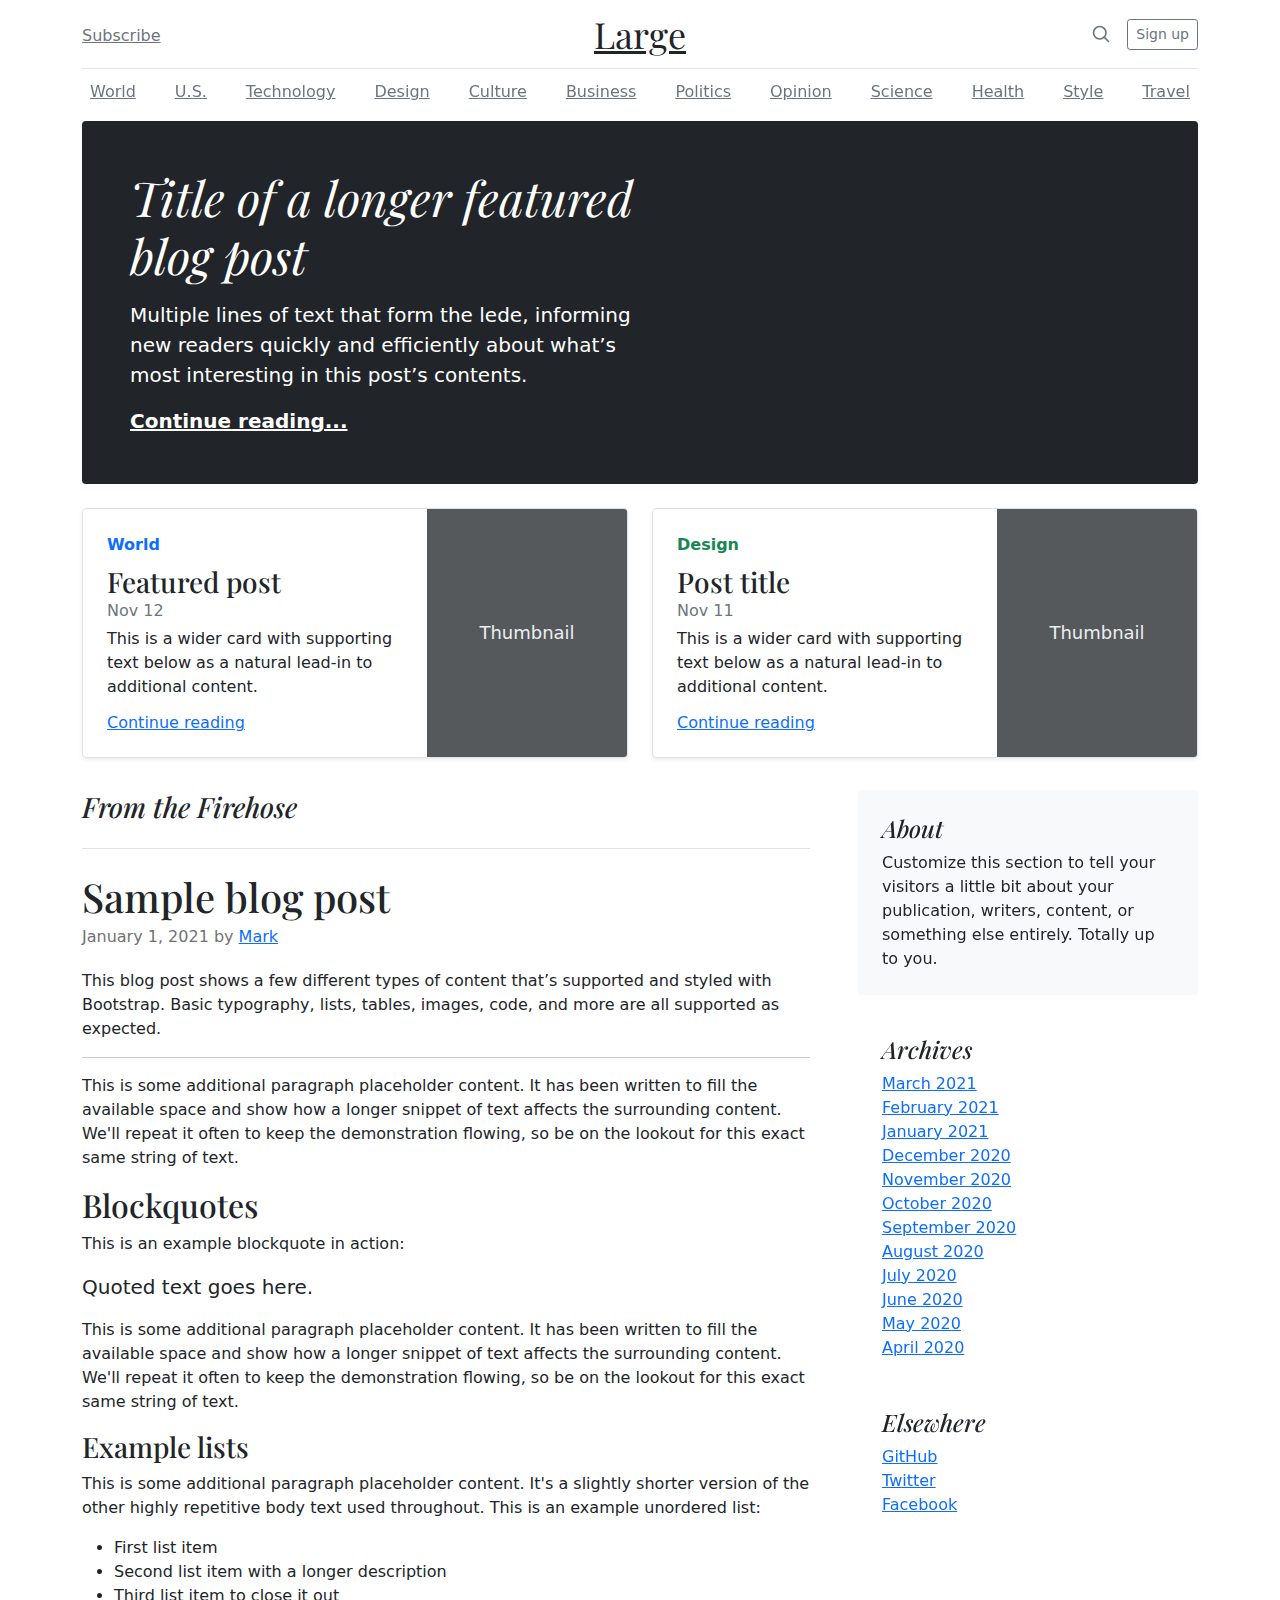
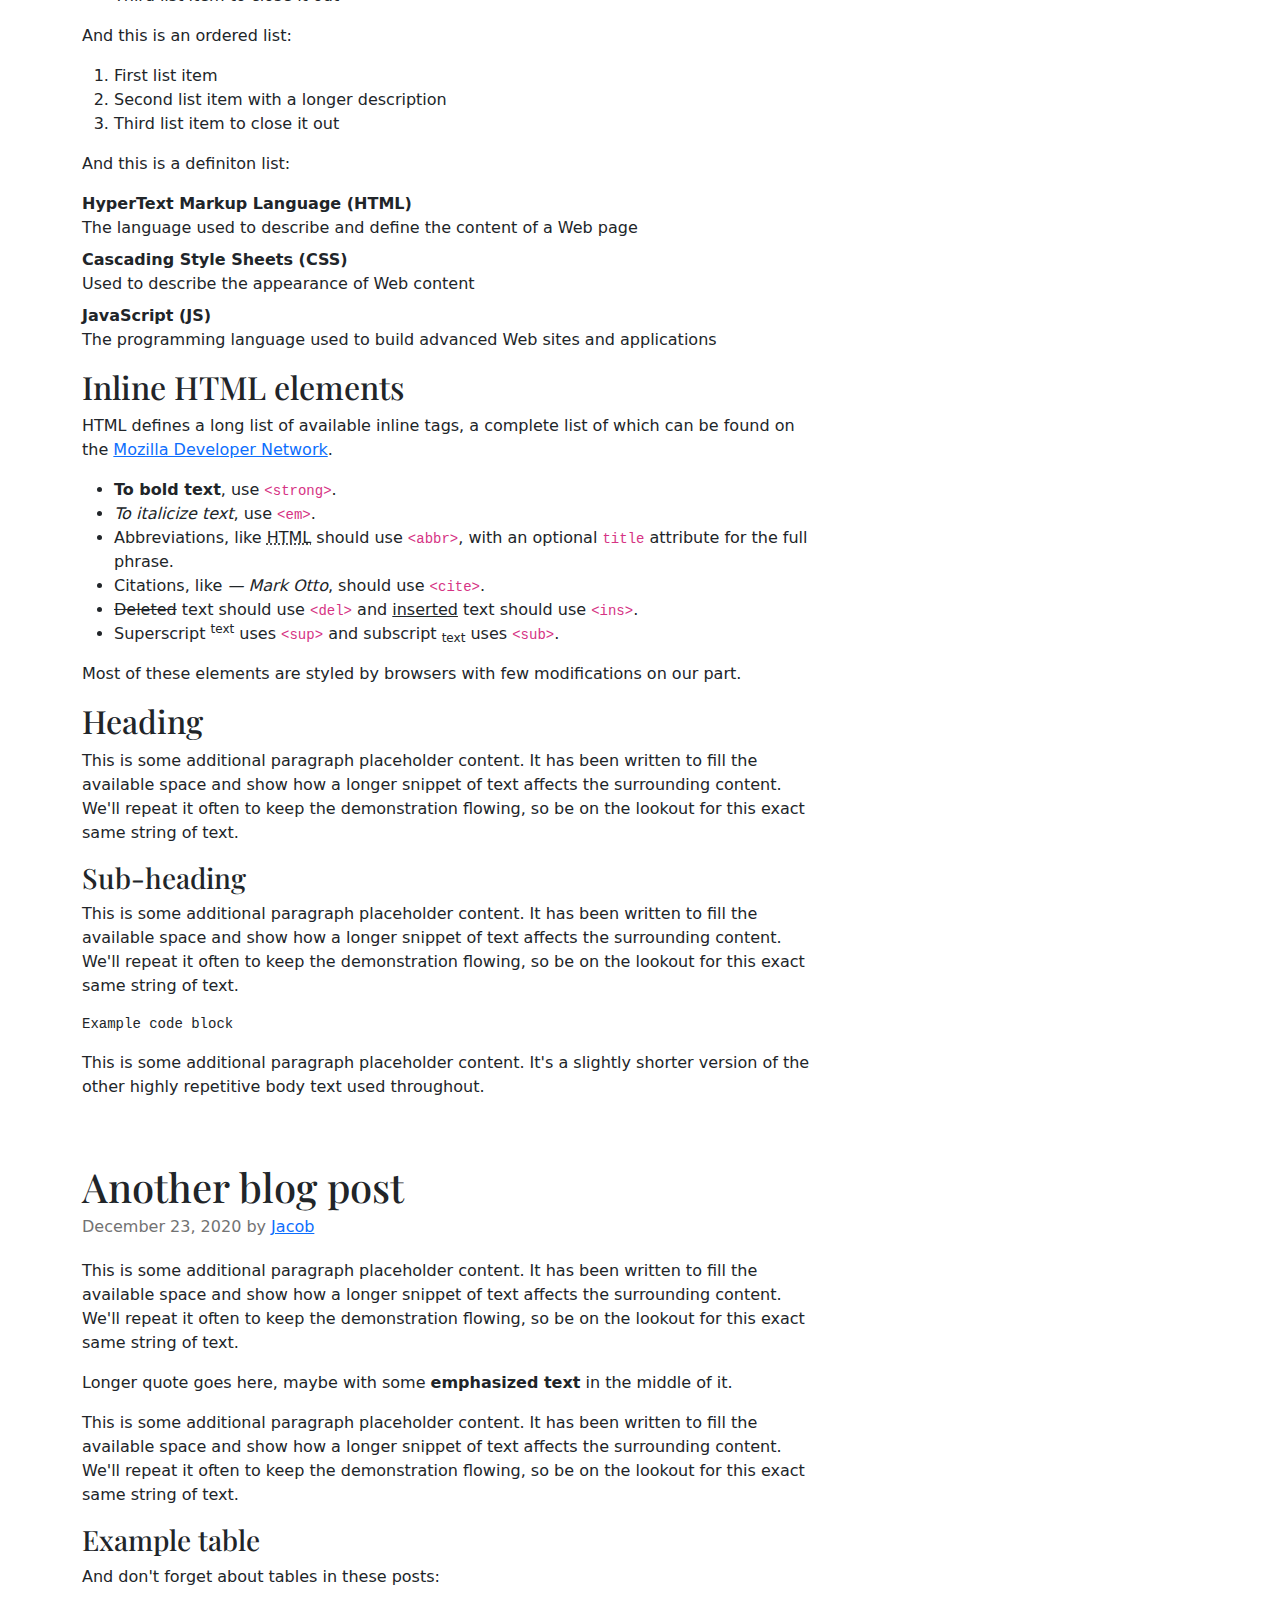
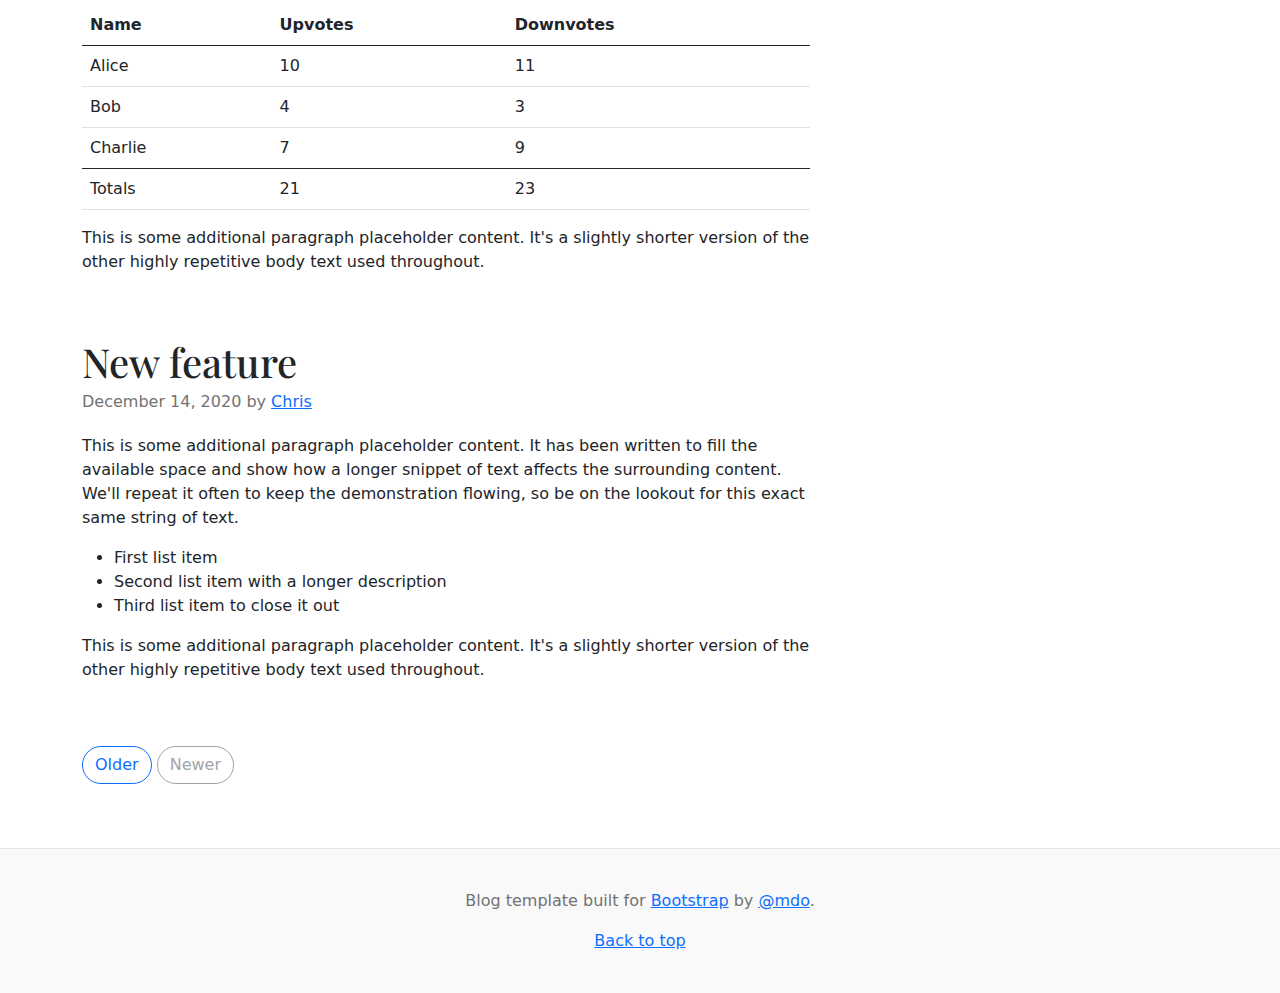
<file: teoria/esempi bootstrap/blog/index.html>
<!doctype html>
<html lang="en">
  <head>
    <meta charset="utf-8">
    <meta name="viewport" content="width=device-width, initial-scale=1">
    <meta name="description" content="">
    <meta name="author" content="Mark Otto, Jacob Thornton, and Bootstrap contributors">
    <meta name="generator" content="Hugo 0.84.0">
    <title>Blog Template · Bootstrap v5.0</title>

    <link rel="canonical" href="https://getbootstrap.com/docs/5.0/examples/blog/">

    

    <!-- Bootstrap core CSS -->
<link href="../assets/dist/css/bootstrap.min.css" rel="stylesheet">

    <style>
      .bd-placeholder-img {
        font-size: 1.125rem;
        text-anchor: middle;
        -webkit-user-select: none;
        -moz-user-select: none;
        user-select: none;
      }

      @media (min-width: 768px) {
        .bd-placeholder-img-lg {
          font-size: 3.5rem;
        }
      }
    </style>

    
    <!-- Custom styles for this template -->
    <link href="https://fonts.googleapis.com/css?family=Playfair&#43;Display:700,900&amp;display=swap" rel="stylesheet">
    <!-- Custom styles for this template -->
    <link href="blog.css" rel="stylesheet">
  </head>
  <body>
    
<div class="container">
  <header class="blog-header py-3">
    <div class="row flex-nowrap justify-content-between align-items-center">
      <div class="col-4 pt-1">
        <a class="link-secondary" href="#">Subscribe</a>
      </div>
      <div class="col-4 text-center">
        <a class="blog-header-logo text-dark" href="#">Large</a>
      </div>
      <div class="col-4 d-flex justify-content-end align-items-center">
        <a class="link-secondary" href="#" aria-label="Search">
          <svg xmlns="http://www.w3.org/2000/svg" width="20" height="20" fill="none" stroke="currentColor" stroke-linecap="round" stroke-linejoin="round" stroke-width="2" class="mx-3" role="img" viewBox="0 0 24 24"><title>Search</title><circle cx="10.5" cy="10.5" r="7.5"/><path d="M21 21l-5.2-5.2"/></svg>
        </a>
        <a class="btn btn-sm btn-outline-secondary" href="#">Sign up</a>
      </div>
    </div>
  </header>

  <div class="nav-scroller py-1 mb-2">
    <nav class="nav d-flex justify-content-between">
      <a class="p-2 link-secondary" href="#">World</a>
      <a class="p-2 link-secondary" href="#">U.S.</a>
      <a class="p-2 link-secondary" href="#">Technology</a>
      <a class="p-2 link-secondary" href="#">Design</a>
      <a class="p-2 link-secondary" href="#">Culture</a>
      <a class="p-2 link-secondary" href="#">Business</a>
      <a class="p-2 link-secondary" href="#">Politics</a>
      <a class="p-2 link-secondary" href="#">Opinion</a>
      <a class="p-2 link-secondary" href="#">Science</a>
      <a class="p-2 link-secondary" href="#">Health</a>
      <a class="p-2 link-secondary" href="#">Style</a>
      <a class="p-2 link-secondary" href="#">Travel</a>
    </nav>
  </div>
</div>

<main class="container">
  <div class="p-4 p-md-5 mb-4 text-white rounded bg-dark">
    <div class="col-md-6 px-0">
      <h1 class="display-4 fst-italic">Title of a longer featured blog post</h1>
      <p class="lead my-3">Multiple lines of text that form the lede, informing new readers quickly and efficiently about what’s most interesting in this post’s contents.</p>
      <p class="lead mb-0"><a href="#" class="text-white fw-bold">Continue reading...</a></p>
    </div>
  </div>

  <div class="row mb-2">
    <div class="col-md-6">
      <div class="row g-0 border rounded overflow-hidden flex-md-row mb-4 shadow-sm h-md-250 position-relative">
        <div class="col p-4 d-flex flex-column position-static">
          <strong class="d-inline-block mb-2 text-primary">World</strong>
          <h3 class="mb-0">Featured post</h3>
          <div class="mb-1 text-muted">Nov 12</div>
          <p class="card-text mb-auto">This is a wider card with supporting text below as a natural lead-in to additional content.</p>
          <a href="#" class="stretched-link">Continue reading</a>
        </div>
        <div class="col-auto d-none d-lg-block">
          <svg class="bd-placeholder-img" width="200" height="250" xmlns="http://www.w3.org/2000/svg" role="img" aria-label="Placeholder: Thumbnail" preserveAspectRatio="xMidYMid slice" focusable="false"><title>Placeholder</title><rect width="100%" height="100%" fill="#55595c"/><text x="50%" y="50%" fill="#eceeef" dy=".3em">Thumbnail</text></svg>

        </div>
      </div>
    </div>
    <div class="col-md-6">
      <div class="row g-0 border rounded overflow-hidden flex-md-row mb-4 shadow-sm h-md-250 position-relative">
        <div class="col p-4 d-flex flex-column position-static">
          <strong class="d-inline-block mb-2 text-success">Design</strong>
          <h3 class="mb-0">Post title</h3>
          <div class="mb-1 text-muted">Nov 11</div>
          <p class="mb-auto">This is a wider card with supporting text below as a natural lead-in to additional content.</p>
          <a href="#" class="stretched-link">Continue reading</a>
        </div>
        <div class="col-auto d-none d-lg-block">
          <svg class="bd-placeholder-img" width="200" height="250" xmlns="http://www.w3.org/2000/svg" role="img" aria-label="Placeholder: Thumbnail" preserveAspectRatio="xMidYMid slice" focusable="false"><title>Placeholder</title><rect width="100%" height="100%" fill="#55595c"/><text x="50%" y="50%" fill="#eceeef" dy=".3em">Thumbnail</text></svg>

        </div>
      </div>
    </div>
  </div>

  <div class="row g-5">
    <div class="col-md-8">
      <h3 class="pb-4 mb-4 fst-italic border-bottom">
        From the Firehose
      </h3>

      <article class="blog-post">
        <h2 class="blog-post-title">Sample blog post</h2>
        <p class="blog-post-meta">January 1, 2021 by <a href="#">Mark</a></p>

        <p>This blog post shows a few different types of content that’s supported and styled with Bootstrap. Basic typography, lists, tables, images, code, and more are all supported as expected.</p>
        <hr>
        <p>This is some additional paragraph placeholder content. It has been written to fill the available space and show how a longer snippet of text affects the surrounding content. We'll repeat it often to keep the demonstration flowing, so be on the lookout for this exact same string of text.</p>
        <h2>Blockquotes</h2>
        <p>This is an example blockquote in action:</p>
        <blockquote class="blockquote">
          <p>Quoted text goes here.</p>
        </blockquote>
        <p>This is some additional paragraph placeholder content. It has been written to fill the available space and show how a longer snippet of text affects the surrounding content. We'll repeat it often to keep the demonstration flowing, so be on the lookout for this exact same string of text.</p>
        <h3>Example lists</h3>
        <p>This is some additional paragraph placeholder content. It's a slightly shorter version of the other highly repetitive body text used throughout. This is an example unordered list:</p>
        <ul>
          <li>First list item</li>
          <li>Second list item with a longer description</li>
          <li>Third list item to close it out</li>
        </ul>
        <p>And this is an ordered list:</p>
        <ol>
          <li>First list item</li>
          <li>Second list item with a longer description</li>
          <li>Third list item to close it out</li>
        </ol>
        <p>And this is a definiton list:</p>
        <dl>
          <dt>HyperText Markup Language (HTML)</dt>
          <dd>The language used to describe and define the content of a Web page</dd>
          <dt>Cascading Style Sheets (CSS)</dt>
          <dd>Used to describe the appearance of Web content</dd>
          <dt>JavaScript (JS)</dt>
          <dd>The programming language used to build advanced Web sites and applications</dd>
        </dl>
        <h2>Inline HTML elements</h2>
        <p>HTML defines a long list of available inline tags, a complete list of which can be found on the <a href="https://developer.mozilla.org/en-US/docs/Web/HTML/Element">Mozilla Developer Network</a>.</p>
        <ul>
          <li><strong>To bold text</strong>, use <code class="language-plaintext highlighter-rouge">&lt;strong&gt;</code>.</li>
          <li><em>To italicize text</em>, use <code class="language-plaintext highlighter-rouge">&lt;em&gt;</code>.</li>
          <li>Abbreviations, like <abbr title="HyperText Markup Langage">HTML</abbr> should use <code class="language-plaintext highlighter-rouge">&lt;abbr&gt;</code>, with an optional <code class="language-plaintext highlighter-rouge">title</code> attribute for the full phrase.</li>
          <li>Citations, like <cite>— Mark Otto</cite>, should use <code class="language-plaintext highlighter-rouge">&lt;cite&gt;</code>.</li>
          <li><del>Deleted</del> text should use <code class="language-plaintext highlighter-rouge">&lt;del&gt;</code> and <ins>inserted</ins> text should use <code class="language-plaintext highlighter-rouge">&lt;ins&gt;</code>.</li>
          <li>Superscript <sup>text</sup> uses <code class="language-plaintext highlighter-rouge">&lt;sup&gt;</code> and subscript <sub>text</sub> uses <code class="language-plaintext highlighter-rouge">&lt;sub&gt;</code>.</li>
        </ul>
        <p>Most of these elements are styled by browsers with few modifications on our part.</p>
        <h2>Heading</h2>
        <p>This is some additional paragraph placeholder content. It has been written to fill the available space and show how a longer snippet of text affects the surrounding content. We'll repeat it often to keep the demonstration flowing, so be on the lookout for this exact same string of text.</p>
        <h3>Sub-heading</h3>
        <p>This is some additional paragraph placeholder content. It has been written to fill the available space and show how a longer snippet of text affects the surrounding content. We'll repeat it often to keep the demonstration flowing, so be on the lookout for this exact same string of text.</p>
        <pre><code>Example code block</code></pre>
        <p>This is some additional paragraph placeholder content. It's a slightly shorter version of the other highly repetitive body text used throughout.</p>
      </article>

      <article class="blog-post">
        <h2 class="blog-post-title">Another blog post</h2>
        <p class="blog-post-meta">December 23, 2020 by <a href="#">Jacob</a></p>

        <p>This is some additional paragraph placeholder content. It has been written to fill the available space and show how a longer snippet of text affects the surrounding content. We'll repeat it often to keep the demonstration flowing, so be on the lookout for this exact same string of text.</p>
        <blockquote>
          <p>Longer quote goes here, maybe with some <strong>emphasized text</strong> in the middle of it.</p>
        </blockquote>
        <p>This is some additional paragraph placeholder content. It has been written to fill the available space and show how a longer snippet of text affects the surrounding content. We'll repeat it often to keep the demonstration flowing, so be on the lookout for this exact same string of text.</p>
        <h3>Example table</h3>
        <p>And don't forget about tables in these posts:</p>
        <table class="table">
          <thead>
            <tr>
              <th>Name</th>
              <th>Upvotes</th>
              <th>Downvotes</th>
            </tr>
          </thead>
          <tbody>
            <tr>
              <td>Alice</td>
              <td>10</td>
              <td>11</td>
            </tr>
            <tr>
              <td>Bob</td>
              <td>4</td>
              <td>3</td>
            </tr>
            <tr>
              <td>Charlie</td>
              <td>7</td>
              <td>9</td>
            </tr>
          </tbody>
          <tfoot>
            <tr>
              <td>Totals</td>
              <td>21</td>
              <td>23</td>
            </tr>
          </tfoot>
        </table>

        <p>This is some additional paragraph placeholder content. It's a slightly shorter version of the other highly repetitive body text used throughout.</p>
      </article>

      <article class="blog-post">
        <h2 class="blog-post-title">New feature</h2>
        <p class="blog-post-meta">December 14, 2020 by <a href="#">Chris</a></p>

        <p>This is some additional paragraph placeholder content. It has been written to fill the available space and show how a longer snippet of text affects the surrounding content. We'll repeat it often to keep the demonstration flowing, so be on the lookout for this exact same string of text.</p>
        <ul>
          <li>First list item</li>
          <li>Second list item with a longer description</li>
          <li>Third list item to close it out</li>
        </ul>
        <p>This is some additional paragraph placeholder content. It's a slightly shorter version of the other highly repetitive body text used throughout.</p>
      </article>

      <nav class="blog-pagination" aria-label="Pagination">
        <a class="btn btn-outline-primary" href="#">Older</a>
        <a class="btn btn-outline-secondary disabled" href="#" tabindex="-1" aria-disabled="true">Newer</a>
      </nav>

    </div>

    <div class="col-md-4">
      <div class="position-sticky" style="top: 2rem;">
        <div class="p-4 mb-3 bg-light rounded">
          <h4 class="fst-italic">About</h4>
          <p class="mb-0">Customize this section to tell your visitors a little bit about your publication, writers, content, or something else entirely. Totally up to you.</p>
        </div>

        <div class="p-4">
          <h4 class="fst-italic">Archives</h4>
          <ol class="list-unstyled mb-0">
            <li><a href="#">March 2021</a></li>
            <li><a href="#">February 2021</a></li>
            <li><a href="#">January 2021</a></li>
            <li><a href="#">December 2020</a></li>
            <li><a href="#">November 2020</a></li>
            <li><a href="#">October 2020</a></li>
            <li><a href="#">September 2020</a></li>
            <li><a href="#">August 2020</a></li>
            <li><a href="#">July 2020</a></li>
            <li><a href="#">June 2020</a></li>
            <li><a href="#">May 2020</a></li>
            <li><a href="#">April 2020</a></li>
          </ol>
        </div>

        <div class="p-4">
          <h4 class="fst-italic">Elsewhere</h4>
          <ol class="list-unstyled">
            <li><a href="#">GitHub</a></li>
            <li><a href="#">Twitter</a></li>
            <li><a href="#">Facebook</a></li>
          </ol>
        </div>
      </div>
    </div>
  </div>

</main>

<footer class="blog-footer">
  <p>Blog template built for <a href="https://getbootstrap.com/">Bootstrap</a> by <a href="https://twitter.com/mdo">@mdo</a>.</p>
  <p>
    <a href="#">Back to top</a>
  </p>
</footer>


    
  </body>
</html>
</file>
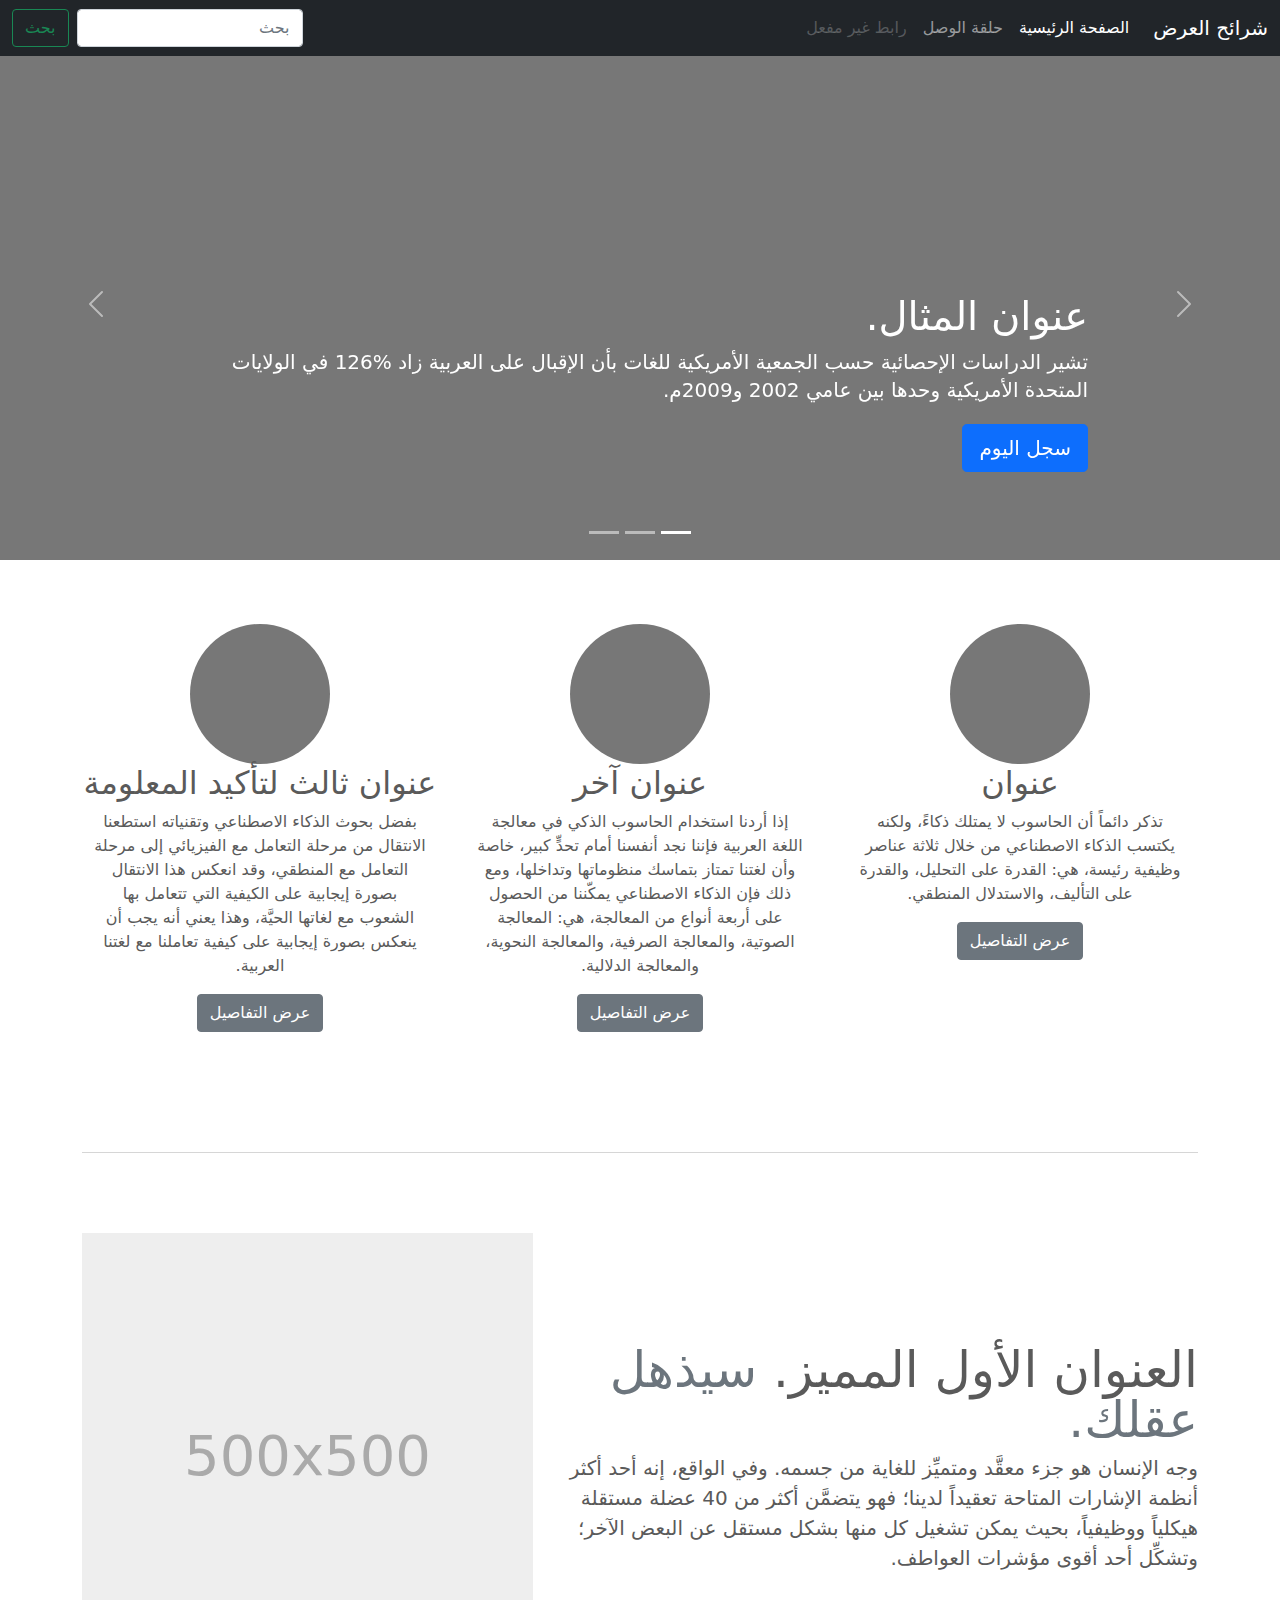
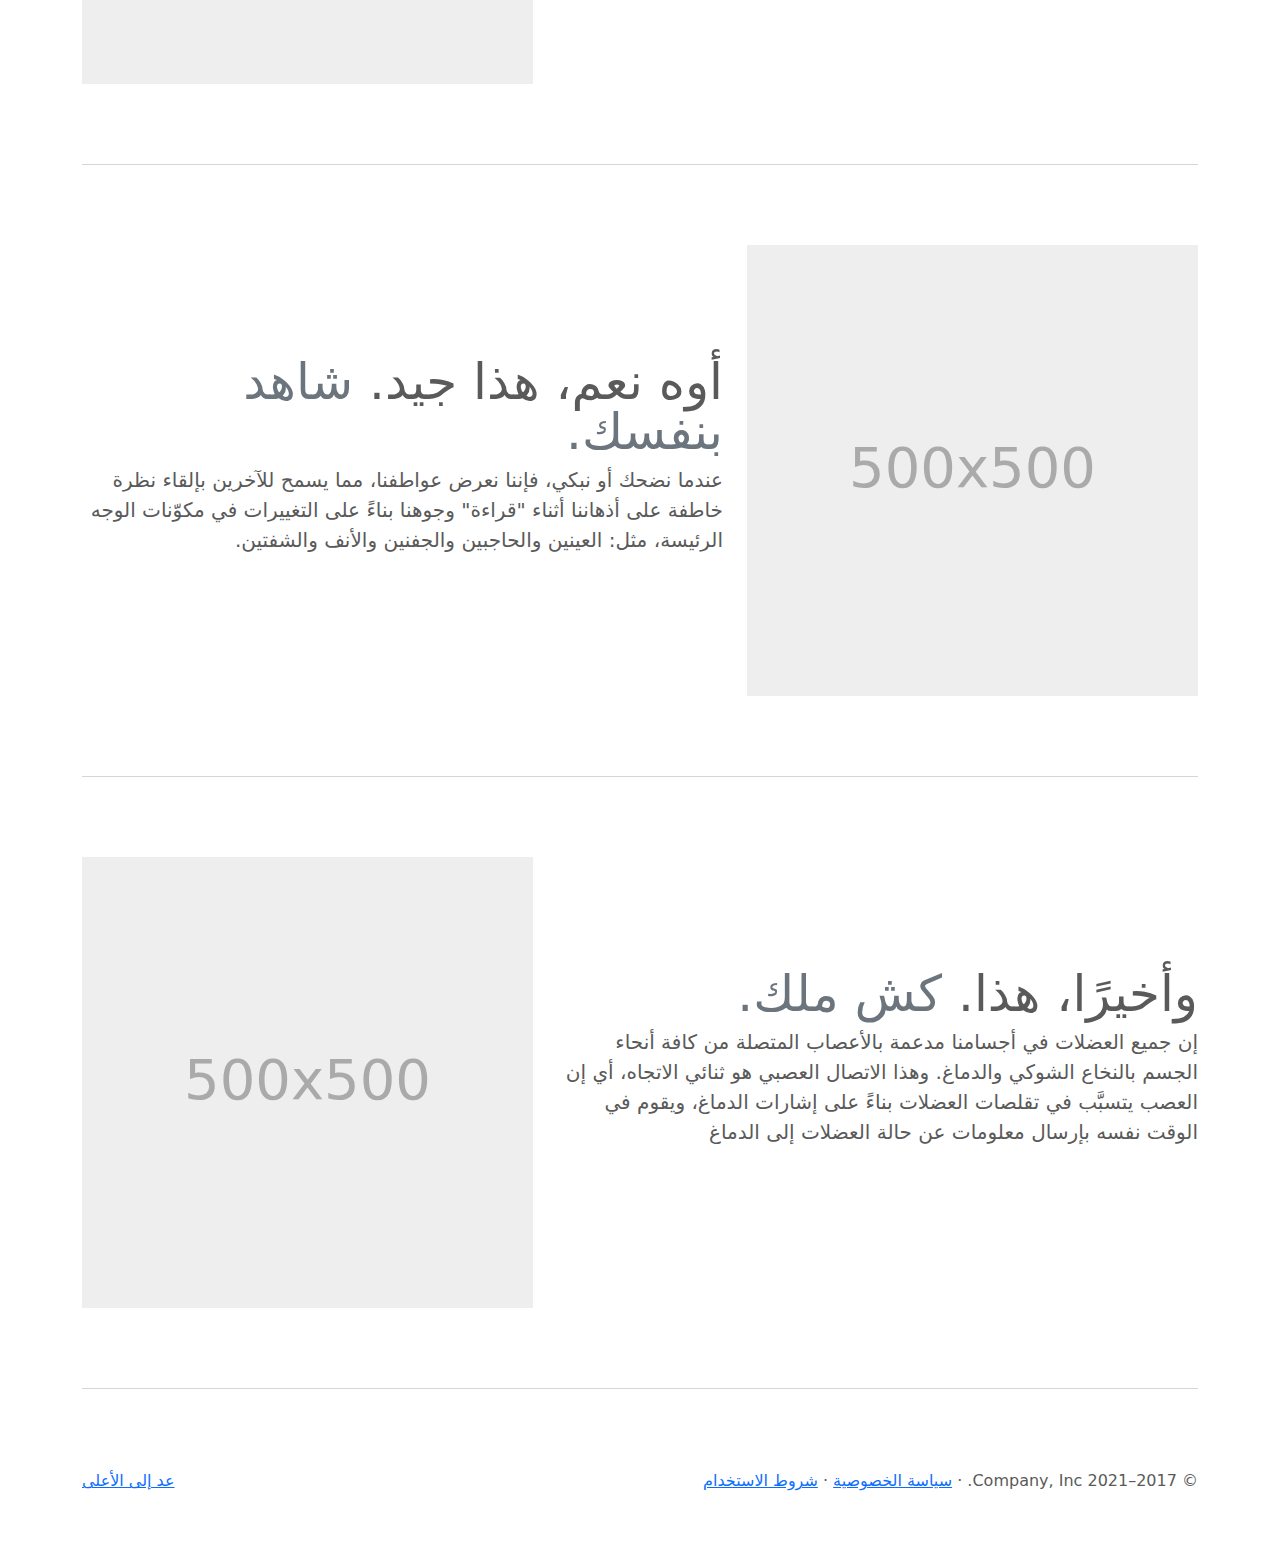
<file: teoria/esempi bootstrap/carousel-rtl/index.html>
<!doctype html>
<html lang="ar" dir="rtl">
  <head>
    <meta charset="utf-8">
    <meta name="viewport" content="width=device-width, initial-scale=1">
    <meta name="description" content="">
    <meta name="author" content="Mark Otto, Jacob Thornton, and Bootstrap contributors">
    <meta name="generator" content="Hugo 0.84.0">
    <title>قالب  شرائح العرض · Bootstrap v5.0</title>

    <link rel="canonical" href="https://getbootstrap.com/docs/5.0/examples/carousel-rtl/">

    

    <!-- Bootstrap core CSS -->
<link href="../assets/dist/css/bootstrap.rtl.min.css" rel="stylesheet">

    <style>
      .bd-placeholder-img {
        font-size: 1.125rem;
        text-anchor: middle;
        -webkit-user-select: none;
        -moz-user-select: none;
        user-select: none;
      }

      @media (min-width: 768px) {
        .bd-placeholder-img-lg {
          font-size: 3.5rem;
        }
      }
    </style>

    
    <!-- Custom styles for this template -->
    <link href="../carousel/carousel.rtl.css" rel="stylesheet">
  </head>
  <body>
    
<header>
  <nav class="navbar navbar-expand-md navbar-dark fixed-top bg-dark">
    <div class="container-fluid">
      <a class="navbar-brand" href="#">شرائح العرض</a>
      <button class="navbar-toggler" type="button" data-bs-toggle="collapse" data-bs-target="#navbarCollapse" aria-controls="navbarCollapse" aria-expanded="false" aria-label="تبديل التنقل">
        <span class="navbar-toggler-icon"></span>
      </button>
      <div class="collapse navbar-collapse" id="navbarCollapse">
        <ul class="navbar-nav me-auto mb-2 mb-md-0">
          <li class="nav-item">
            <a class="nav-link active" aria-current="page" href="#">الصفحة الرئيسية</a>
          </li>
          <li class="nav-item">
            <a class="nav-link" href="#">حلقة الوصل</a>
          </li>
          <li class="nav-item">
            <a class="nav-link disabled" href="#" tabindex="-1" aria-disabled="true">رابط غير مفعل</a>
          </li>
        </ul>
        <form class="d-flex">
          <input class="form-control me-2" type="search" placeholder="بحث" aria-label="بحث">
          <button class="btn btn-outline-success" type="submit">بحث</button>
        </form>
      </div>
    </div>
  </nav>
</header>

<main>

  <div id="myCarousel" class="carousel slide" data-bs-ride="carousel">
    <div class="carousel-indicators">
      <button type="button" data-bs-target="#myCarousel" data-bs-slide-to="0" class="active" aria-current="true" aria-label="Slide 1"></button>
      <button type="button" data-bs-target="#myCarousel" data-bs-slide-to="1" aria-label="Slide 2"></button>
      <button type="button" data-bs-target="#myCarousel" data-bs-slide-to="2" aria-label="Slide 3"></button>
    </div>
    <div class="carousel-inner">
      <div class="carousel-item active">
        <svg class="bd-placeholder-img" width="100%" height="100%" xmlns="http://www.w3.org/2000/svg" aria-hidden="true" preserveAspectRatio="xMidYMid slice" focusable="false"><rect width="100%" height="100%" fill="#777"/></svg>

        <div class="container">
          <div class="carousel-caption text-start">
            <h1>عنوان المثال.</h1>
            <p>تشير الدراسات الإحصائية حسب الجمعية الأمريكية للغات بأن الإقبال على العربية زاد %126 في الولايات المتحدة الأمريكية وحدها بين عامي 2002 و2009م.</p>
            <p><a class="btn btn-lg btn-primary" href="#">سجل اليوم</a></p>
          </div>
        </div>
      </div>
      <div class="carousel-item">
        <svg class="bd-placeholder-img" width="100%" height="100%" xmlns="http://www.w3.org/2000/svg" aria-hidden="true" preserveAspectRatio="xMidYMid slice" focusable="false"><rect width="100%" height="100%" fill="#777"/></svg>

        <div class="container">
          <div class="carousel-caption">
            <h1>عنوان مثال آخر.</h1>
            <p>حسب المجلس الثقافي البريطاني فإن تعليم الإنجليزية داخل بريطانيا يسهم في تعزيز اقتصادها بما يتجاوز ملياري جنيه سنوياً، كما أنه وفر أكثر من 26 ألف وظيفة.</p>
            <p><a class="btn btn-lg btn-primary" href="#">أعرف أكثر</a></p>
          </div>
        </div>
      </div>
      <div class="carousel-item">
        <svg class="bd-placeholder-img" width="100%" height="100%" xmlns="http://www.w3.org/2000/svg" aria-hidden="true" preserveAspectRatio="xMidYMid slice" focusable="false"><rect width="100%" height="100%" fill="#777"/></svg>

        <div class="container">
          <div class="carousel-caption text-end">
            <h1>واحد أكثر لقياس جيد.</h1>
            <p>الإحصاءات لحجم الاستثمار اللغوي خارج بريطانيا تتفاوت من سنة لأخرى إلا أن المدير التنفيذي للمجلس الثقافي البريطاني إدي بايرز يرى أن استثمار تعليم الإنجليزية في الخارج لا يحسب على المستوى المالي فحسب بل على المستوى السياسي أيضاً.</p>
            <p><a class="btn btn-lg btn-primary" href="#">تصفح المعرض</a></p>
          </div>
        </div>
      </div>
    </div>
    <button class="carousel-control-prev" type="button" data-bs-target="#myCarousel" data-bs-slide="prev">
      <span class="carousel-control-prev-icon" aria-hidden="true"></span>
      <span class="visually-hidden">السابق</span>
    </button>
    <button class="carousel-control-next" type="button" data-bs-target="#myCarousel" data-bs-slide="next">
      <span class="carousel-control-next-icon" aria-hidden="true"></span>
      <span class="visually-hidden">التالي</span>
    </button>
  </div>


  <!-- Marketing messaging and featurettes
  ================================================== -->
  <!-- Wrap the rest of the page in another container to center all the content. -->

  <div class="container marketing">

    <!-- Three columns of text below the carousel -->
    <div class="row">
      <div class="col-lg-4">
        <svg class="bd-placeholder-img rounded-circle" width="140" height="140" xmlns="http://www.w3.org/2000/svg" role="img" aria-label="Placeholder: 140x140" preserveAspectRatio="xMidYMid slice" focusable="false"><title>Placeholder</title><rect width="100%" height="100%" fill="#777"/><text x="50%" y="50%" fill="#777" dy=".3em">140x140</text></svg>

        <h2>عنوان</h2>
        <p>تذكر دائماً أن الحاسوب لا يمتلك ذكاءً، ولكنه يكتسب الذكاء الاصطناعي من خلال ثلاثة عناصر وظيفية رئيسة، هي: القدرة على التحليل، والقدرة على التأليف، والاستدلال المنطقي.</p>
        <p><a class="btn btn-secondary" href="#">عرض التفاصيل</a></p>
      </div><!-- /.col-lg-4 -->
      <div class="col-lg-4">
        <svg class="bd-placeholder-img rounded-circle" width="140" height="140" xmlns="http://www.w3.org/2000/svg" role="img" aria-label="Placeholder: 140x140" preserveAspectRatio="xMidYMid slice" focusable="false"><title>Placeholder</title><rect width="100%" height="100%" fill="#777"/><text x="50%" y="50%" fill="#777" dy=".3em">140x140</text></svg>

        <h2>عنوان آخر</h2>
        <p>إذا أردنا استخدام الحاسوب الذكي في معالجة اللغة العربية فإننا نجد أنفسنا أمام تحدٍّ كبير، خاصة وأن لغتنا تمتاز بتماسك منظوماتها وتداخلها، ومع ذلك فإن الذكاء الاصطناعي يمكّننا من الحصول على أربعة أنواع من المعالجة، هي: المعالجة الصوتية، والمعالجة الصرفية، والمعالجة النحوية، والمعالجة الدلالية.</p>
        <p><a class="btn btn-secondary" href="#">عرض التفاصيل</a></p>
      </div><!-- /.col-lg-4 -->
      <div class="col-lg-4">
        <svg class="bd-placeholder-img rounded-circle" width="140" height="140" xmlns="http://www.w3.org/2000/svg" role="img" aria-label="Placeholder: 140x140" preserveAspectRatio="xMidYMid slice" focusable="false"><title>Placeholder</title><rect width="100%" height="100%" fill="#777"/><text x="50%" y="50%" fill="#777" dy=".3em">140x140</text></svg>

        <h2>عنوان ثالث لتأكيد المعلومة</h2>
        <p>بفضل بحوث الذكاء الاصطناعي وتقنياته استطعنا الانتقال من مرحلة التعامل مع الفيزيائي إلى مرحلة التعامل مع المنطقي، وقد انعكس هذا الانتقال بصورة إيجابية على الكيفية التي تتعامل بها الشعوب مع لغاتها الحيَّة، وهذا يعني أنه يجب أن ينعكس بصورة إيجابية على كيفية تعاملنا مع لغتنا العربية.</p>
        <p><a class="btn btn-secondary" href="#">عرض التفاصيل</a></p>
      </div><!-- /.col-lg-4 -->
    </div><!-- /.row -->


    <!-- START THE FEATURETTES -->

    <hr class="featurette-divider">

    <div class="row featurette">
      <div class="col-md-7">
        <h2 class="featurette-heading">العنوان الأول المميز. <span class="text-muted"> سيذهل عقلك. </span></h2>
        <p class="lead">وجه الإنسان هو جزء معقَّد ومتميِّز للغاية من جسمه. وفي الواقع، إنه أحد أكثر أنظمة الإشارات المتاحة تعقيداً لدينا؛ فهو يتضمَّن أكثر من 40 عضلة مستقلة هيكلياً ووظيفياً، بحيث يمكن تشغيل كل منها بشكل مستقل عن البعض الآخر؛ وتشكِّل أحد أقوى مؤشرات العواطف.</p>
      </div>
      <div class="col-md-5">
        <svg class="bd-placeholder-img bd-placeholder-img-lg featurette-image img-fluid mx-auto" width="500" height="500" xmlns="http://www.w3.org/2000/svg" role="img" aria-label="Placeholder: 500x500" preserveAspectRatio="xMidYMid slice" focusable="false"><title>Placeholder</title><rect width="100%" height="100%" fill="#eee"/><text x="50%" y="50%" fill="#aaa" dy=".3em">500x500</text></svg>

      </div>
    </div>

    <hr class="featurette-divider">

    <div class="row featurette">
      <div class="col-md-7 order-md-2">
        <h2 class="featurette-heading">أوه نعم، هذا جيد. <span class="text-muted"> شاهد بنفسك. </span></h2>
        <p class="lead">عندما نضحك أو نبكي، فإننا نعرض عواطفنا، مما يسمح للآخرين بإلقاء نظرة خاطفة على أذهاننا أثناء "قراءة" وجوهنا بناءً على التغييرات في مكوّنات الوجه الرئيسة، مثل: العينين والحاجبين والجفنين والأنف والشفتين.</p>
      </div>
      <div class="col-md-5 order-md-1">
        <svg class="bd-placeholder-img bd-placeholder-img-lg featurette-image img-fluid mx-auto" width="500" height="500" xmlns="http://www.w3.org/2000/svg" role="img" aria-label="Placeholder: 500x500" preserveAspectRatio="xMidYMid slice" focusable="false"><title>Placeholder</title><rect width="100%" height="100%" fill="#eee"/><text x="50%" y="50%" fill="#aaa" dy=".3em">500x500</text></svg>

      </div>
    </div>

    <hr class="featurette-divider">

    <div class="row featurette">
      <div class="col-md-7">
        <h2 class="featurette-heading">وأخيرًا، هذا. <span class="text-muted"> كش ملك. </span></h2>
        <p class="lead">إن جميع العضلات في أجسامنا مدعمة بالأعصاب المتصلة من كافة أنحاء الجسم بالنخاع الشوكي والدماغ. وهذا الاتصال العصبي هو ثنائي الاتجاه، أي إن العصب يتسبَّب في تقلصات العضلات بناءً على إشارات الدماغ، ويقوم في الوقت نفسه بإرسال معلومات عن حالة العضلات إلى الدماغ</p>
      </div>
      <div class="col-md-5">
        <svg class="bd-placeholder-img bd-placeholder-img-lg featurette-image img-fluid mx-auto" width="500" height="500" xmlns="http://www.w3.org/2000/svg" role="img" aria-label="Placeholder: 500x500" preserveAspectRatio="xMidYMid slice" focusable="false"><title>Placeholder</title><rect width="100%" height="100%" fill="#eee"/><text x="50%" y="50%" fill="#aaa" dy=".3em">500x500</text></svg>

      </div>
    </div>

    <hr class="featurette-divider">

    <!-- /END THE FEATURETTES -->

  </div><!-- /.container -->


  <!-- FOOTER -->
  <footer class="container">
    <p class="float-end"><a href="#">عد إلى الأعلى</a></p>
    <p>&copy; 2017–2021 Company, Inc. &middot; <a href="#">سياسة الخصوصية</a> &middot; <a href="#">شروط الاستخدام</a></p>
  </footer>
</main>


    <script src="../assets/dist/js/bootstrap.bundle.min.js"></script>

      
  </body>
</html>
</file>
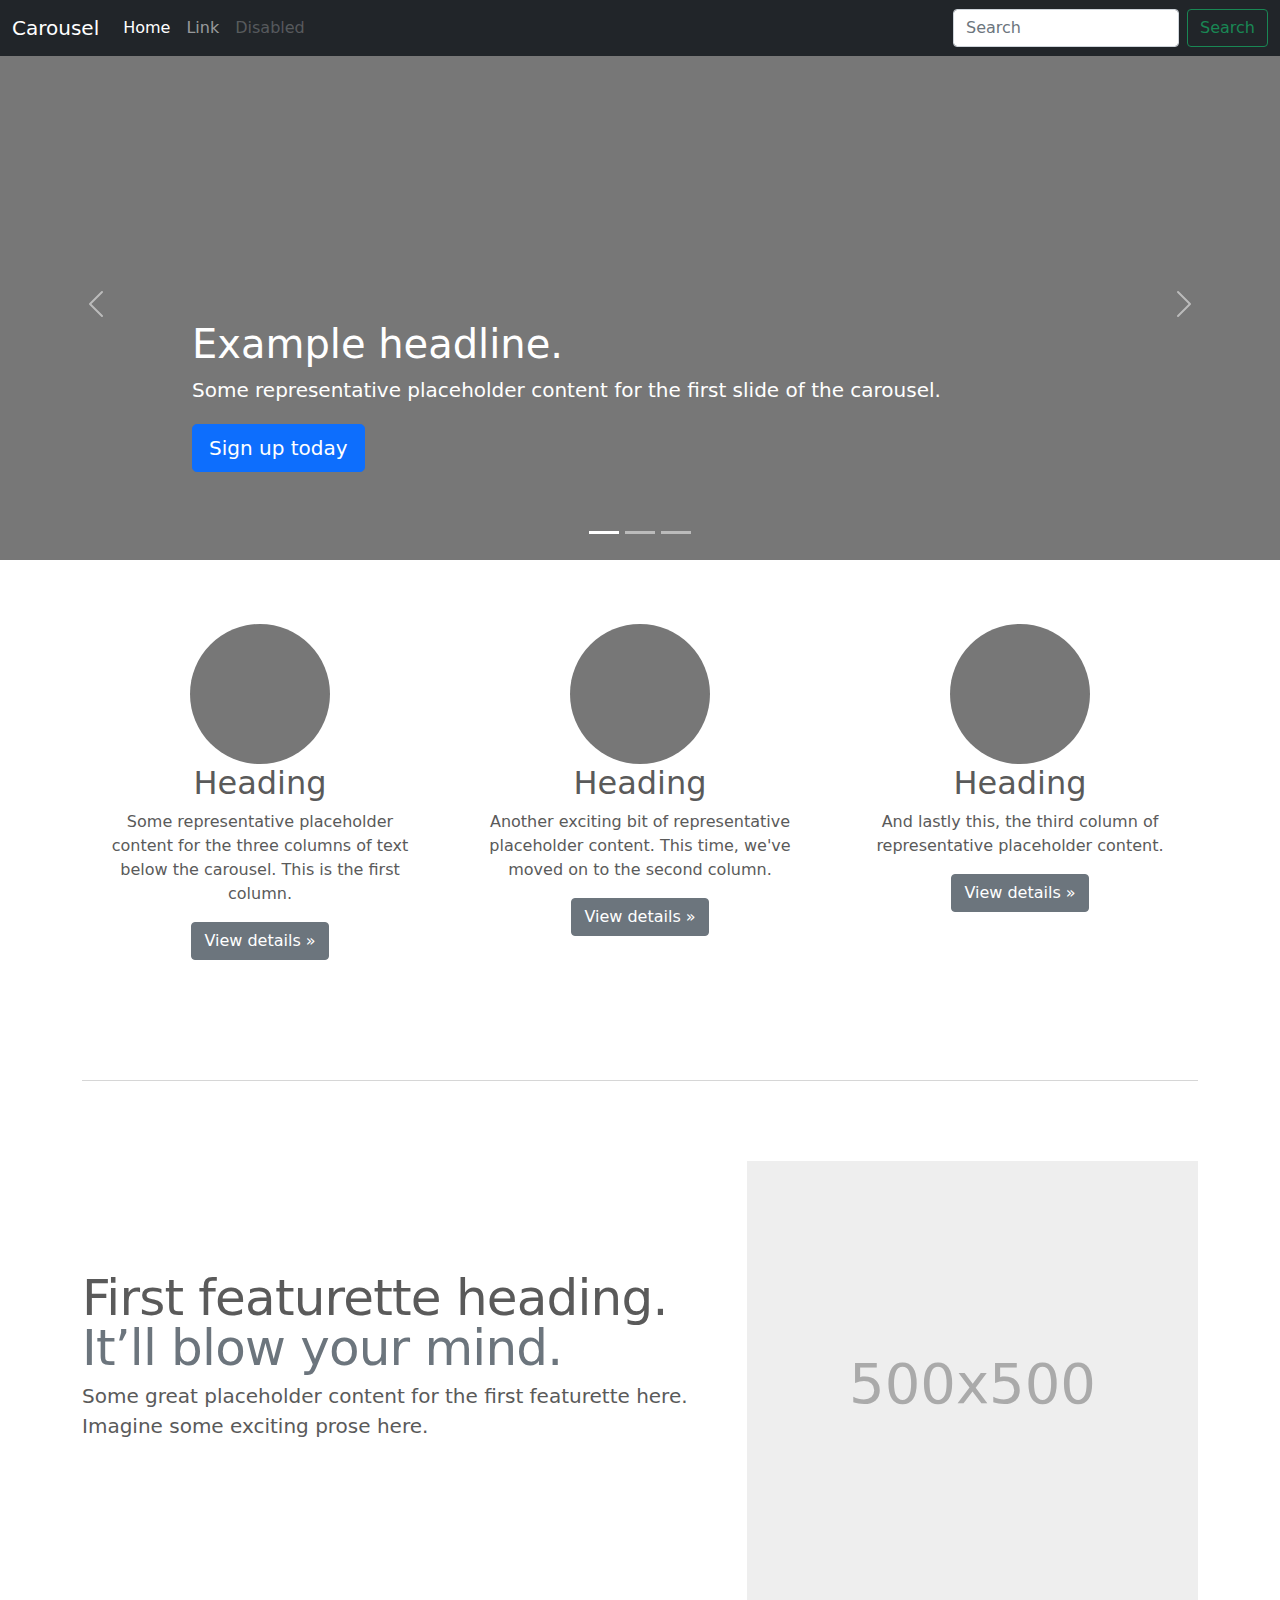
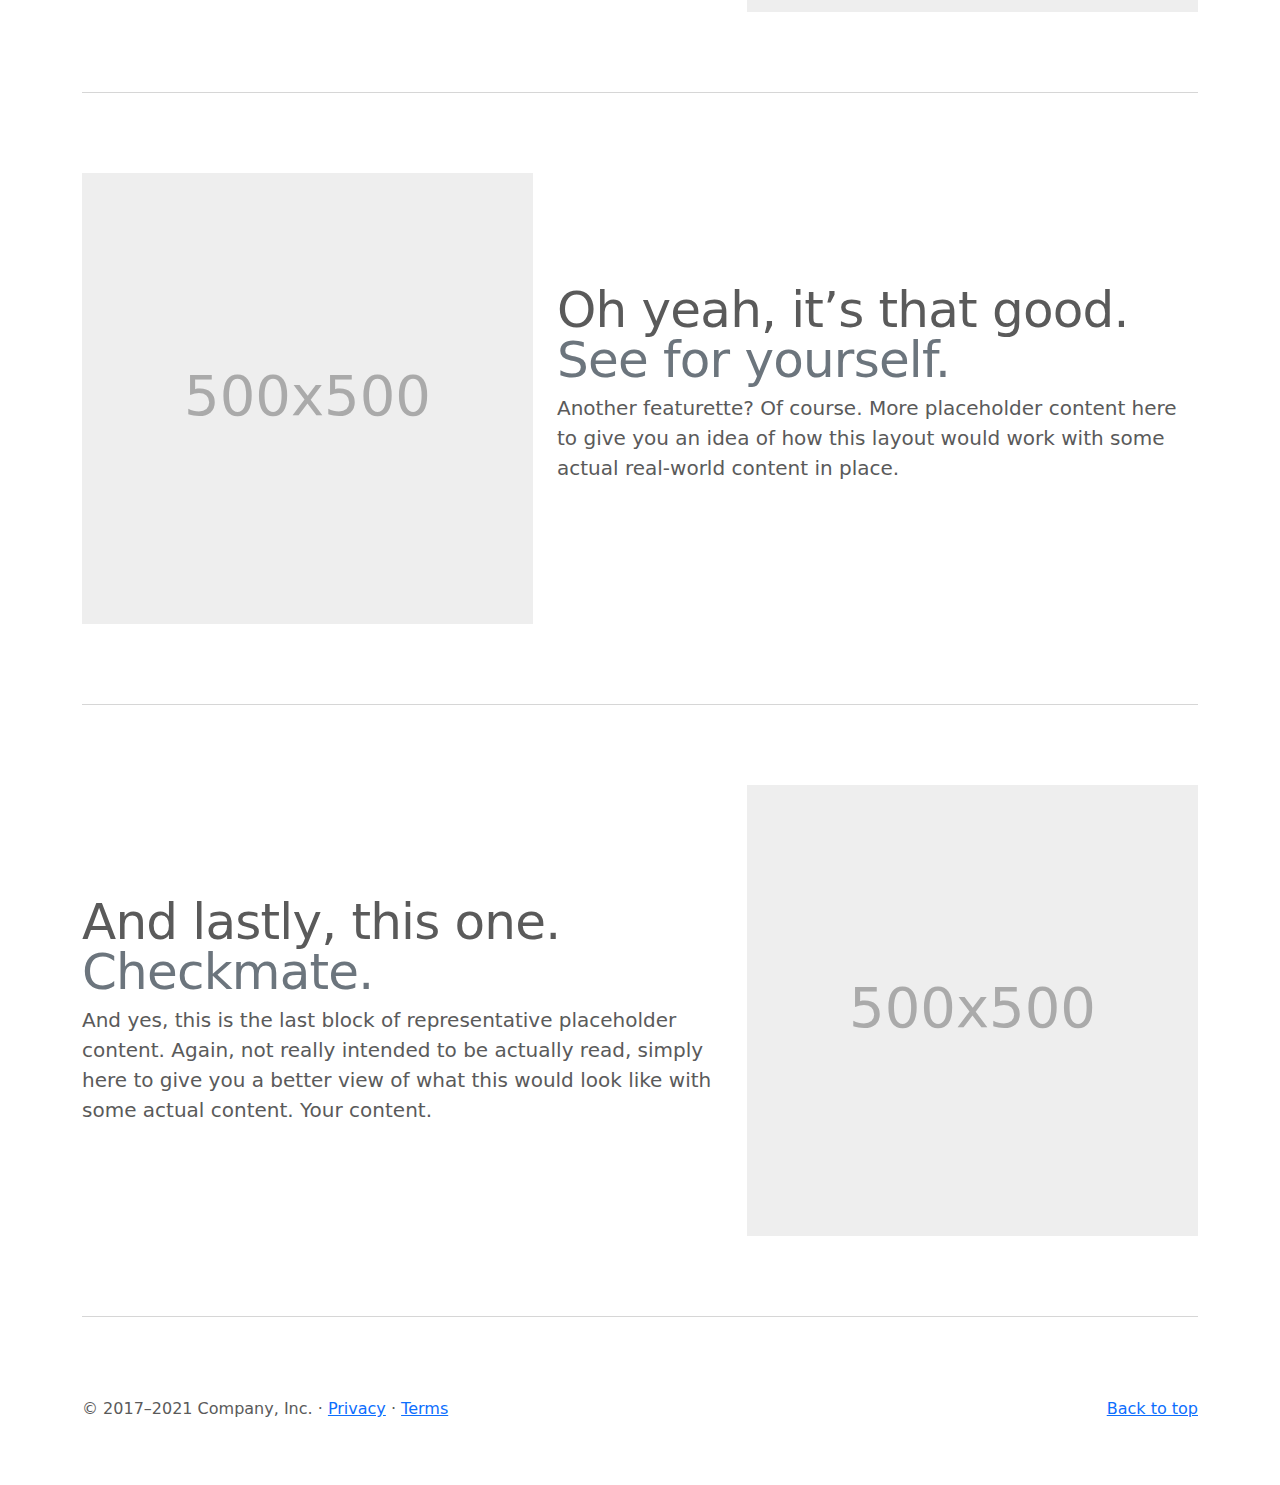
<file: teoria/esempi bootstrap/carousel/index.html>
<!doctype html>
<html lang="en">
  <head>
    <meta charset="utf-8">
    <meta name="viewport" content="width=device-width, initial-scale=1">
    <meta name="description" content="">
    <meta name="author" content="Mark Otto, Jacob Thornton, and Bootstrap contributors">
    <meta name="generator" content="Hugo 0.84.0">
    <title>Carousel Template · Bootstrap v5.0</title>

    <link rel="canonical" href="https://getbootstrap.com/docs/5.0/examples/carousel/">

    

    <!-- Bootstrap core CSS -->
<link href="../assets/dist/css/bootstrap.min.css" rel="stylesheet">

    <style>
      .bd-placeholder-img {
        font-size: 1.125rem;
        text-anchor: middle;
        -webkit-user-select: none;
        -moz-user-select: none;
        user-select: none;
      }

      @media (min-width: 768px) {
        .bd-placeholder-img-lg {
          font-size: 3.5rem;
        }
      }
    </style>

    
    <!-- Custom styles for this template -->
    <link href="carousel.css" rel="stylesheet">
  </head>
  <body>
    
<header>
  <nav class="navbar navbar-expand-md navbar-dark fixed-top bg-dark">
    <div class="container-fluid">
      <a class="navbar-brand" href="#">Carousel</a>
      <button class="navbar-toggler" type="button" data-bs-toggle="collapse" data-bs-target="#navbarCollapse" aria-controls="navbarCollapse" aria-expanded="false" aria-label="Toggle navigation">
        <span class="navbar-toggler-icon"></span>
      </button>
      <div class="collapse navbar-collapse" id="navbarCollapse">
        <ul class="navbar-nav me-auto mb-2 mb-md-0">
          <li class="nav-item">
            <a class="nav-link active" aria-current="page" href="#">Home</a>
          </li>
          <li class="nav-item">
            <a class="nav-link" href="#">Link</a>
          </li>
          <li class="nav-item">
            <a class="nav-link disabled" href="#" tabindex="-1" aria-disabled="true">Disabled</a>
          </li>
        </ul>
        <form class="d-flex">
          <input class="form-control me-2" type="search" placeholder="Search" aria-label="Search">
          <button class="btn btn-outline-success" type="submit">Search</button>
        </form>
      </div>
    </div>
  </nav>
</header>

<main>

  <div id="myCarousel" class="carousel slide" data-bs-ride="carousel">
    <div class="carousel-indicators">
      <button type="button" data-bs-target="#myCarousel" data-bs-slide-to="0" class="active" aria-current="true" aria-label="Slide 1"></button>
      <button type="button" data-bs-target="#myCarousel" data-bs-slide-to="1" aria-label="Slide 2"></button>
      <button type="button" data-bs-target="#myCarousel" data-bs-slide-to="2" aria-label="Slide 3"></button>
    </div>
    <div class="carousel-inner">
      <div class="carousel-item active">
        <svg class="bd-placeholder-img" width="100%" height="100%" xmlns="http://www.w3.org/2000/svg" aria-hidden="true" preserveAspectRatio="xMidYMid slice" focusable="false"><rect width="100%" height="100%" fill="#777"/></svg>

        <div class="container">
          <div class="carousel-caption text-start">
            <h1>Example headline.</h1>
            <p>Some representative placeholder content for the first slide of the carousel.</p>
            <p><a class="btn btn-lg btn-primary" href="#">Sign up today</a></p>
          </div>
        </div>
      </div>
      <div class="carousel-item">
        <svg class="bd-placeholder-img" width="100%" height="100%" xmlns="http://www.w3.org/2000/svg" aria-hidden="true" preserveAspectRatio="xMidYMid slice" focusable="false"><rect width="100%" height="100%" fill="#777"/></svg>

        <div class="container">
          <div class="carousel-caption">
            <h1>Another example headline.</h1>
            <p>Some representative placeholder content for the second slide of the carousel.</p>
            <p><a class="btn btn-lg btn-primary" href="#">Learn more</a></p>
          </div>
        </div>
      </div>
      <div class="carousel-item">
        <svg class="bd-placeholder-img" width="100%" height="100%" xmlns="http://www.w3.org/2000/svg" aria-hidden="true" preserveAspectRatio="xMidYMid slice" focusable="false"><rect width="100%" height="100%" fill="#777"/></svg>

        <div class="container">
          <div class="carousel-caption text-end">
            <h1>One more for good measure.</h1>
            <p>Some representative placeholder content for the third slide of this carousel.</p>
            <p><a class="btn btn-lg btn-primary" href="#">Browse gallery</a></p>
          </div>
        </div>
      </div>
    </div>
    <button class="carousel-control-prev" type="button" data-bs-target="#myCarousel" data-bs-slide="prev">
      <span class="carousel-control-prev-icon" aria-hidden="true"></span>
      <span class="visually-hidden">Previous</span>
    </button>
    <button class="carousel-control-next" type="button" data-bs-target="#myCarousel" data-bs-slide="next">
      <span class="carousel-control-next-icon" aria-hidden="true"></span>
      <span class="visually-hidden">Next</span>
    </button>
  </div>


  <!-- Marketing messaging and featurettes
  ================================================== -->
  <!-- Wrap the rest of the page in another container to center all the content. -->

  <div class="container marketing">

    <!-- Three columns of text below the carousel -->
    <div class="row">
      <div class="col-lg-4">
        <svg class="bd-placeholder-img rounded-circle" width="140" height="140" xmlns="http://www.w3.org/2000/svg" role="img" aria-label="Placeholder: 140x140" preserveAspectRatio="xMidYMid slice" focusable="false"><title>Placeholder</title><rect width="100%" height="100%" fill="#777"/><text x="50%" y="50%" fill="#777" dy=".3em">140x140</text></svg>

        <h2>Heading</h2>
        <p>Some representative placeholder content for the three columns of text below the carousel. This is the first column.</p>
        <p><a class="btn btn-secondary" href="#">View details &raquo;</a></p>
      </div><!-- /.col-lg-4 -->
      <div class="col-lg-4">
        <svg class="bd-placeholder-img rounded-circle" width="140" height="140" xmlns="http://www.w3.org/2000/svg" role="img" aria-label="Placeholder: 140x140" preserveAspectRatio="xMidYMid slice" focusable="false"><title>Placeholder</title><rect width="100%" height="100%" fill="#777"/><text x="50%" y="50%" fill="#777" dy=".3em">140x140</text></svg>

        <h2>Heading</h2>
        <p>Another exciting bit of representative placeholder content. This time, we've moved on to the second column.</p>
        <p><a class="btn btn-secondary" href="#">View details &raquo;</a></p>
      </div><!-- /.col-lg-4 -->
      <div class="col-lg-4">
        <svg class="bd-placeholder-img rounded-circle" width="140" height="140" xmlns="http://www.w3.org/2000/svg" role="img" aria-label="Placeholder: 140x140" preserveAspectRatio="xMidYMid slice" focusable="false"><title>Placeholder</title><rect width="100%" height="100%" fill="#777"/><text x="50%" y="50%" fill="#777" dy=".3em">140x140</text></svg>

        <h2>Heading</h2>
        <p>And lastly this, the third column of representative placeholder content.</p>
        <p><a class="btn btn-secondary" href="#">View details &raquo;</a></p>
      </div><!-- /.col-lg-4 -->
    </div><!-- /.row -->


    <!-- START THE FEATURETTES -->

    <hr class="featurette-divider">

    <div class="row featurette">
      <div class="col-md-7">
        <h2 class="featurette-heading">First featurette heading. <span class="text-muted">It’ll blow your mind.</span></h2>
        <p class="lead">Some great placeholder content for the first featurette here. Imagine some exciting prose here.</p>
      </div>
      <div class="col-md-5">
        <svg class="bd-placeholder-img bd-placeholder-img-lg featurette-image img-fluid mx-auto" width="500" height="500" xmlns="http://www.w3.org/2000/svg" role="img" aria-label="Placeholder: 500x500" preserveAspectRatio="xMidYMid slice" focusable="false"><title>Placeholder</title><rect width="100%" height="100%" fill="#eee"/><text x="50%" y="50%" fill="#aaa" dy=".3em">500x500</text></svg>

      </div>
    </div>

    <hr class="featurette-divider">

    <div class="row featurette">
      <div class="col-md-7 order-md-2">
        <h2 class="featurette-heading">Oh yeah, it’s that good. <span class="text-muted">See for yourself.</span></h2>
        <p class="lead">Another featurette? Of course. More placeholder content here to give you an idea of how this layout would work with some actual real-world content in place.</p>
      </div>
      <div class="col-md-5 order-md-1">
        <svg class="bd-placeholder-img bd-placeholder-img-lg featurette-image img-fluid mx-auto" width="500" height="500" xmlns="http://www.w3.org/2000/svg" role="img" aria-label="Placeholder: 500x500" preserveAspectRatio="xMidYMid slice" focusable="false"><title>Placeholder</title><rect width="100%" height="100%" fill="#eee"/><text x="50%" y="50%" fill="#aaa" dy=".3em">500x500</text></svg>

      </div>
    </div>

    <hr class="featurette-divider">

    <div class="row featurette">
      <div class="col-md-7">
        <h2 class="featurette-heading">And lastly, this one. <span class="text-muted">Checkmate.</span></h2>
        <p class="lead">And yes, this is the last block of representative placeholder content. Again, not really intended to be actually read, simply here to give you a better view of what this would look like with some actual content. Your content.</p>
      </div>
      <div class="col-md-5">
        <svg class="bd-placeholder-img bd-placeholder-img-lg featurette-image img-fluid mx-auto" width="500" height="500" xmlns="http://www.w3.org/2000/svg" role="img" aria-label="Placeholder: 500x500" preserveAspectRatio="xMidYMid slice" focusable="false"><title>Placeholder</title><rect width="100%" height="100%" fill="#eee"/><text x="50%" y="50%" fill="#aaa" dy=".3em">500x500</text></svg>

      </div>
    </div>

    <hr class="featurette-divider">

    <!-- /END THE FEATURETTES -->

  </div><!-- /.container -->


  <!-- FOOTER -->
  <footer class="container">
    <p class="float-end"><a href="#">Back to top</a></p>
    <p>&copy; 2017–2021 Company, Inc. &middot; <a href="#">Privacy</a> &middot; <a href="#">Terms</a></p>
  </footer>
</main>


    <script src="../assets/dist/js/bootstrap.bundle.min.js"></script>

      
  </body>
</html>
</file>
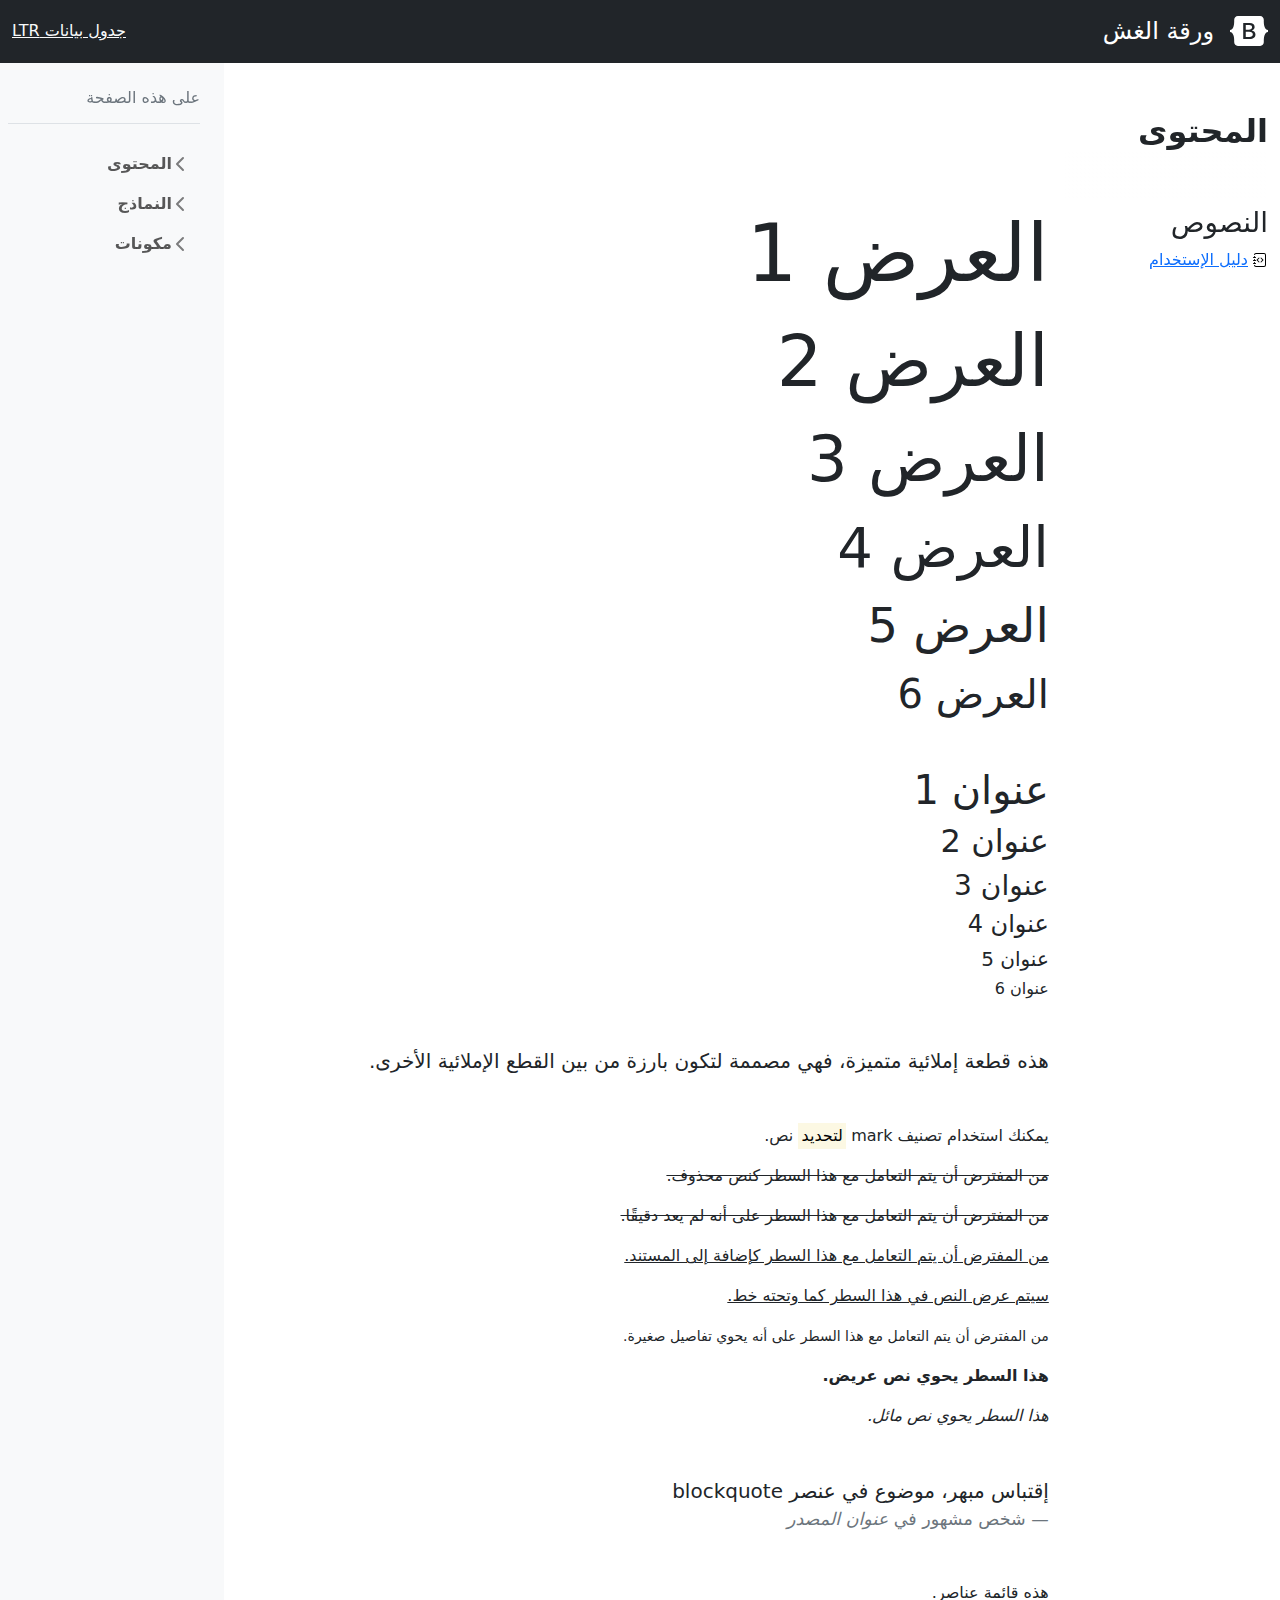
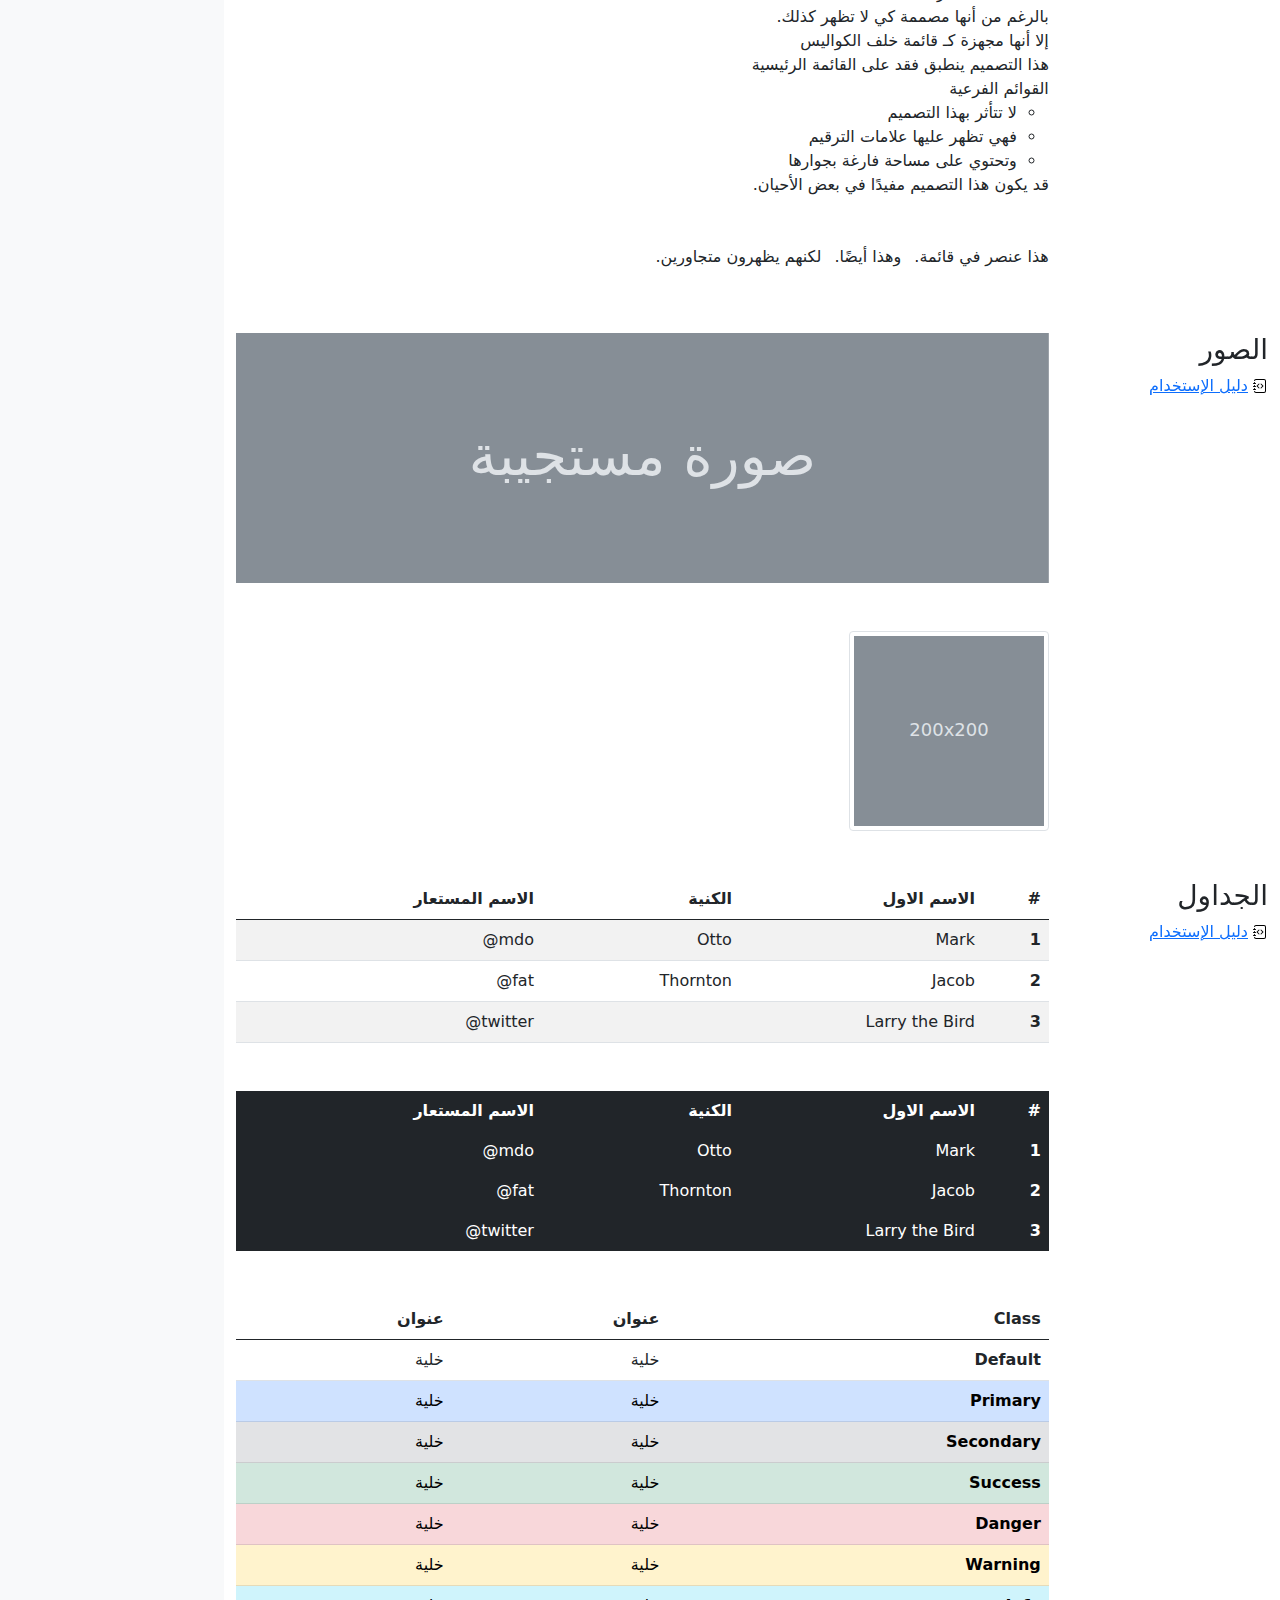
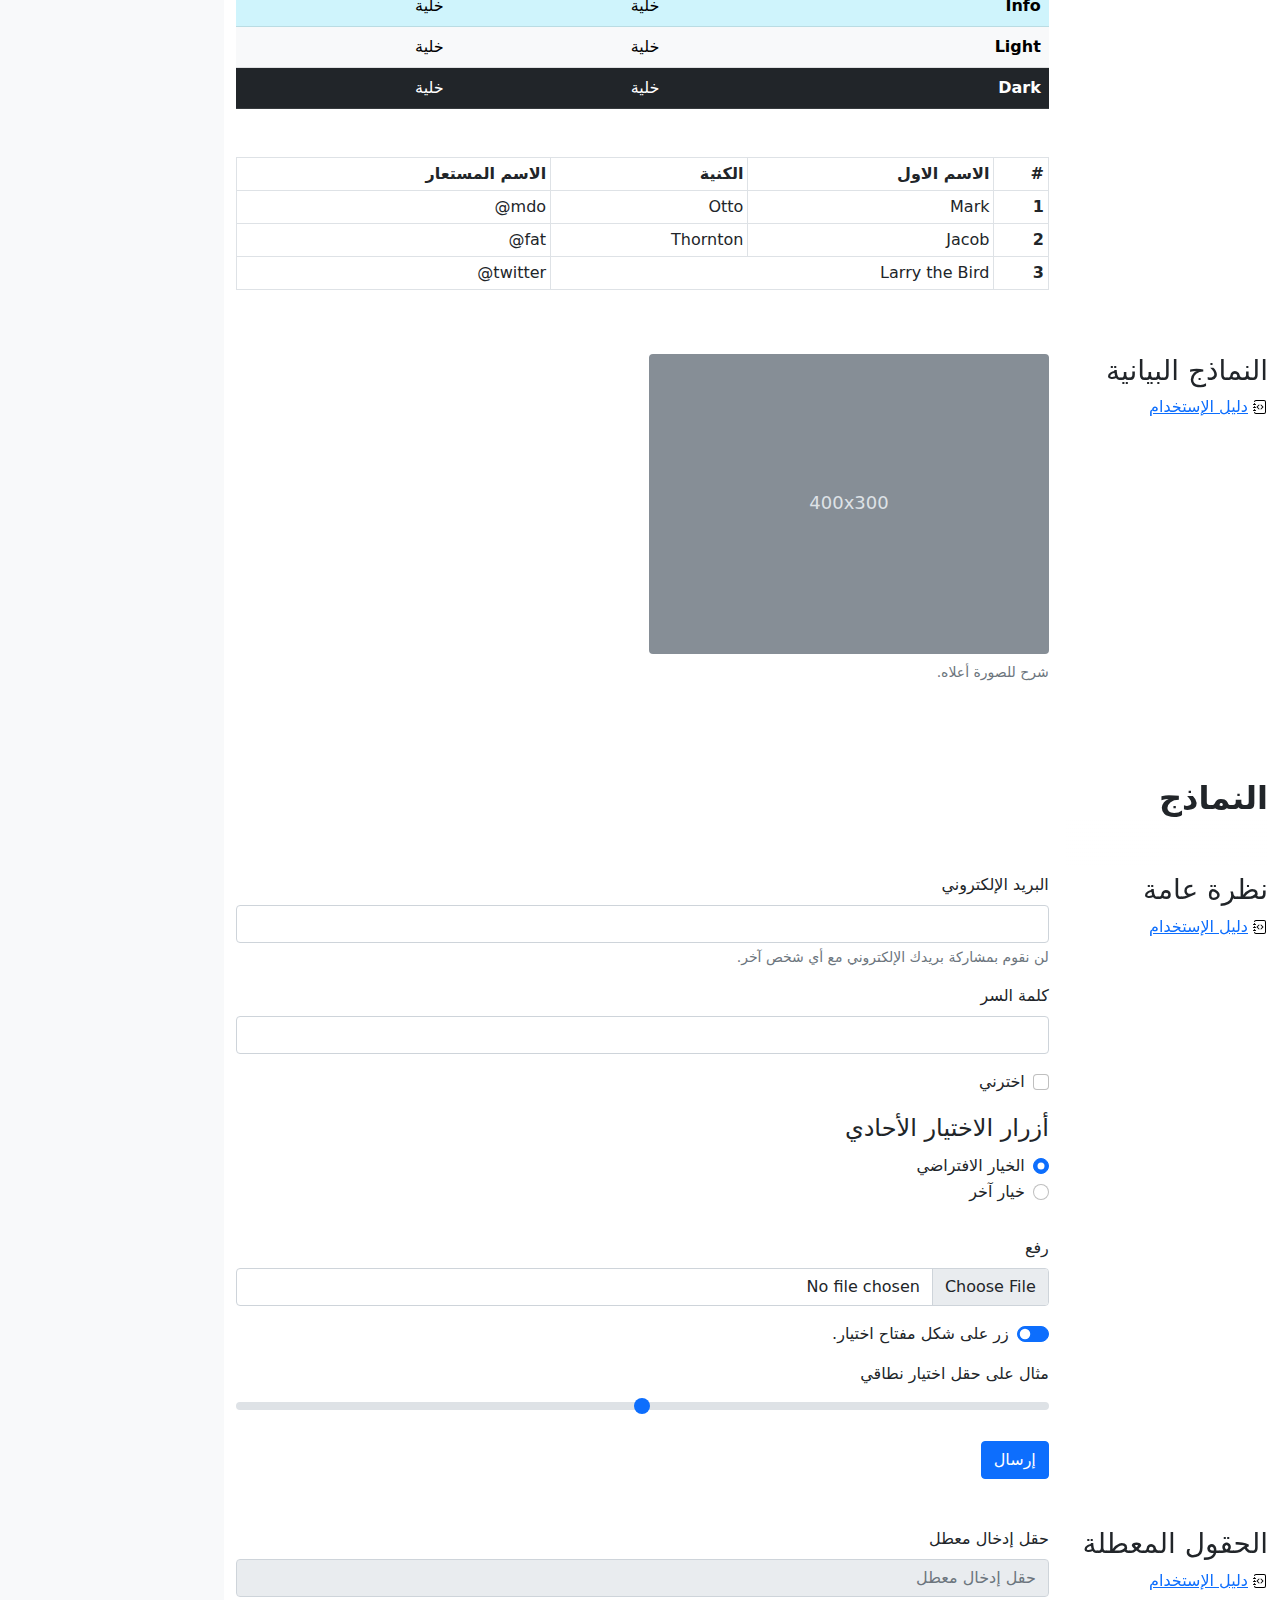
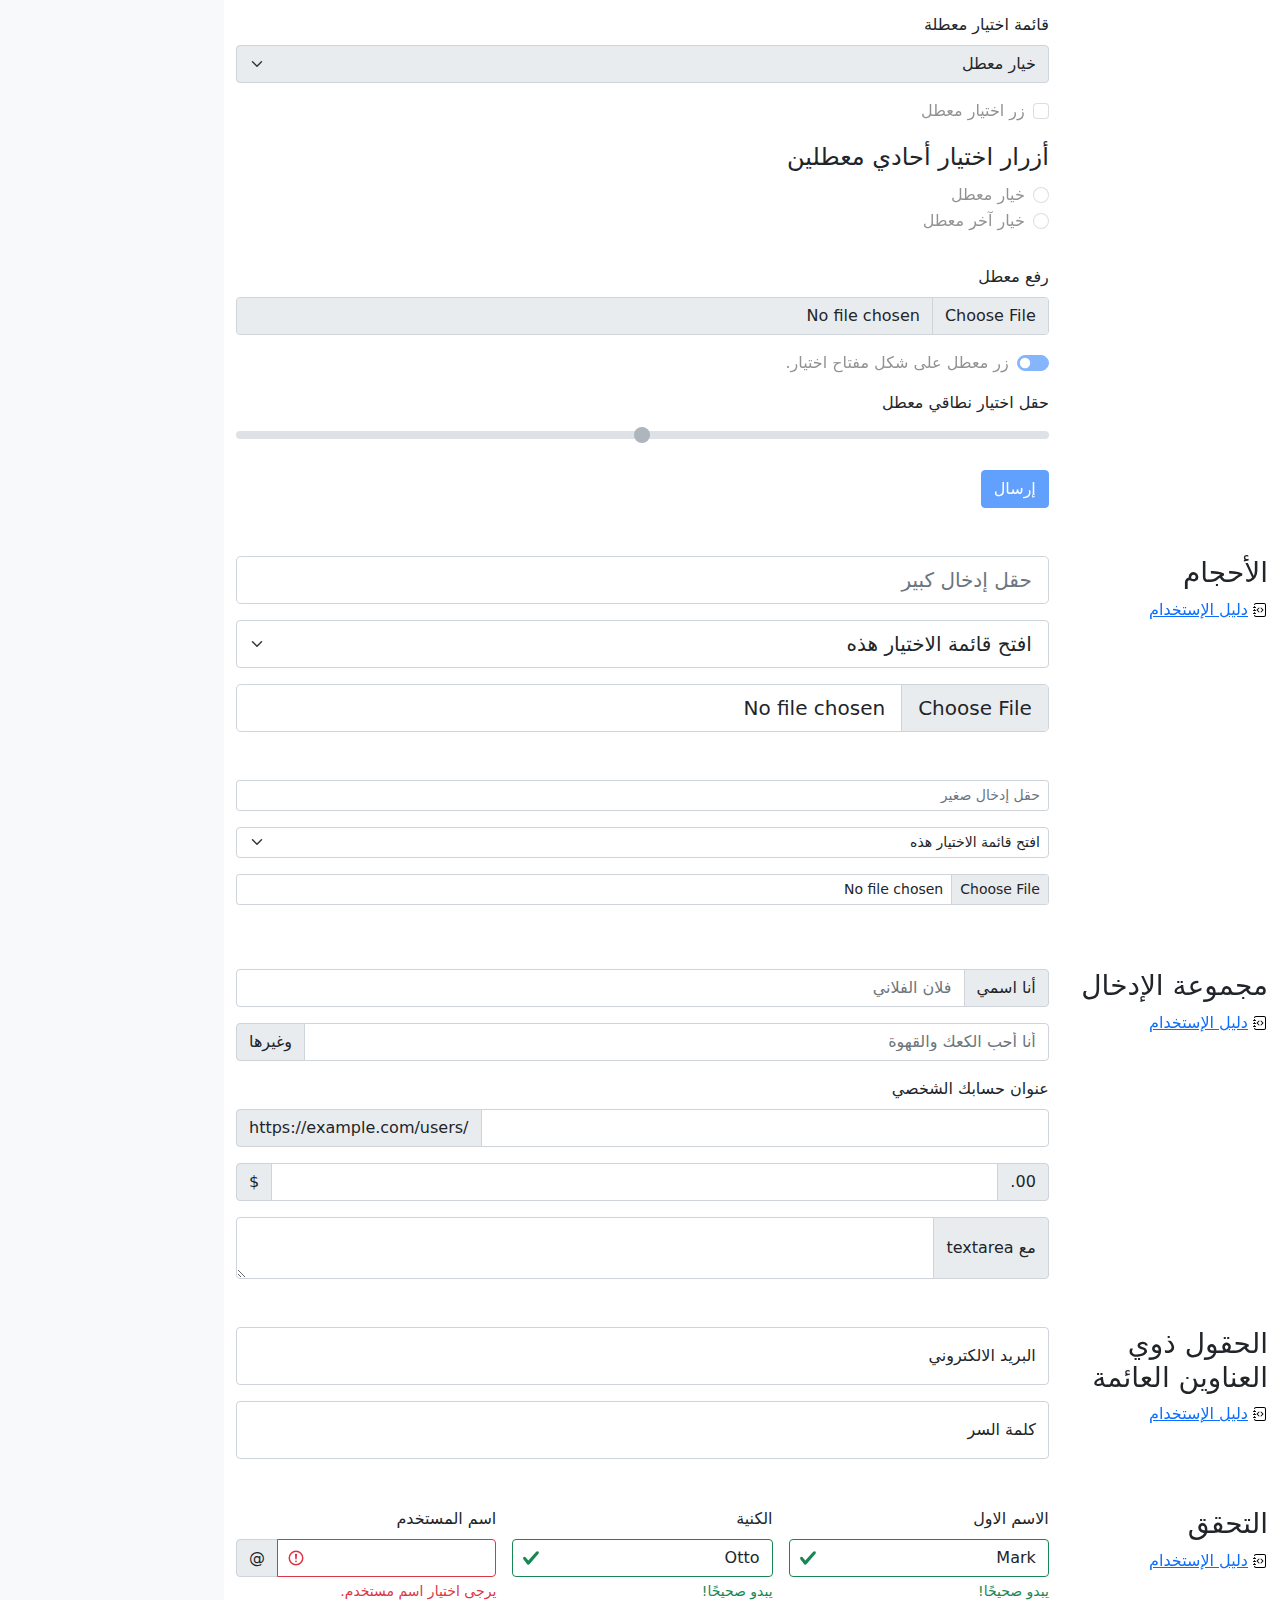
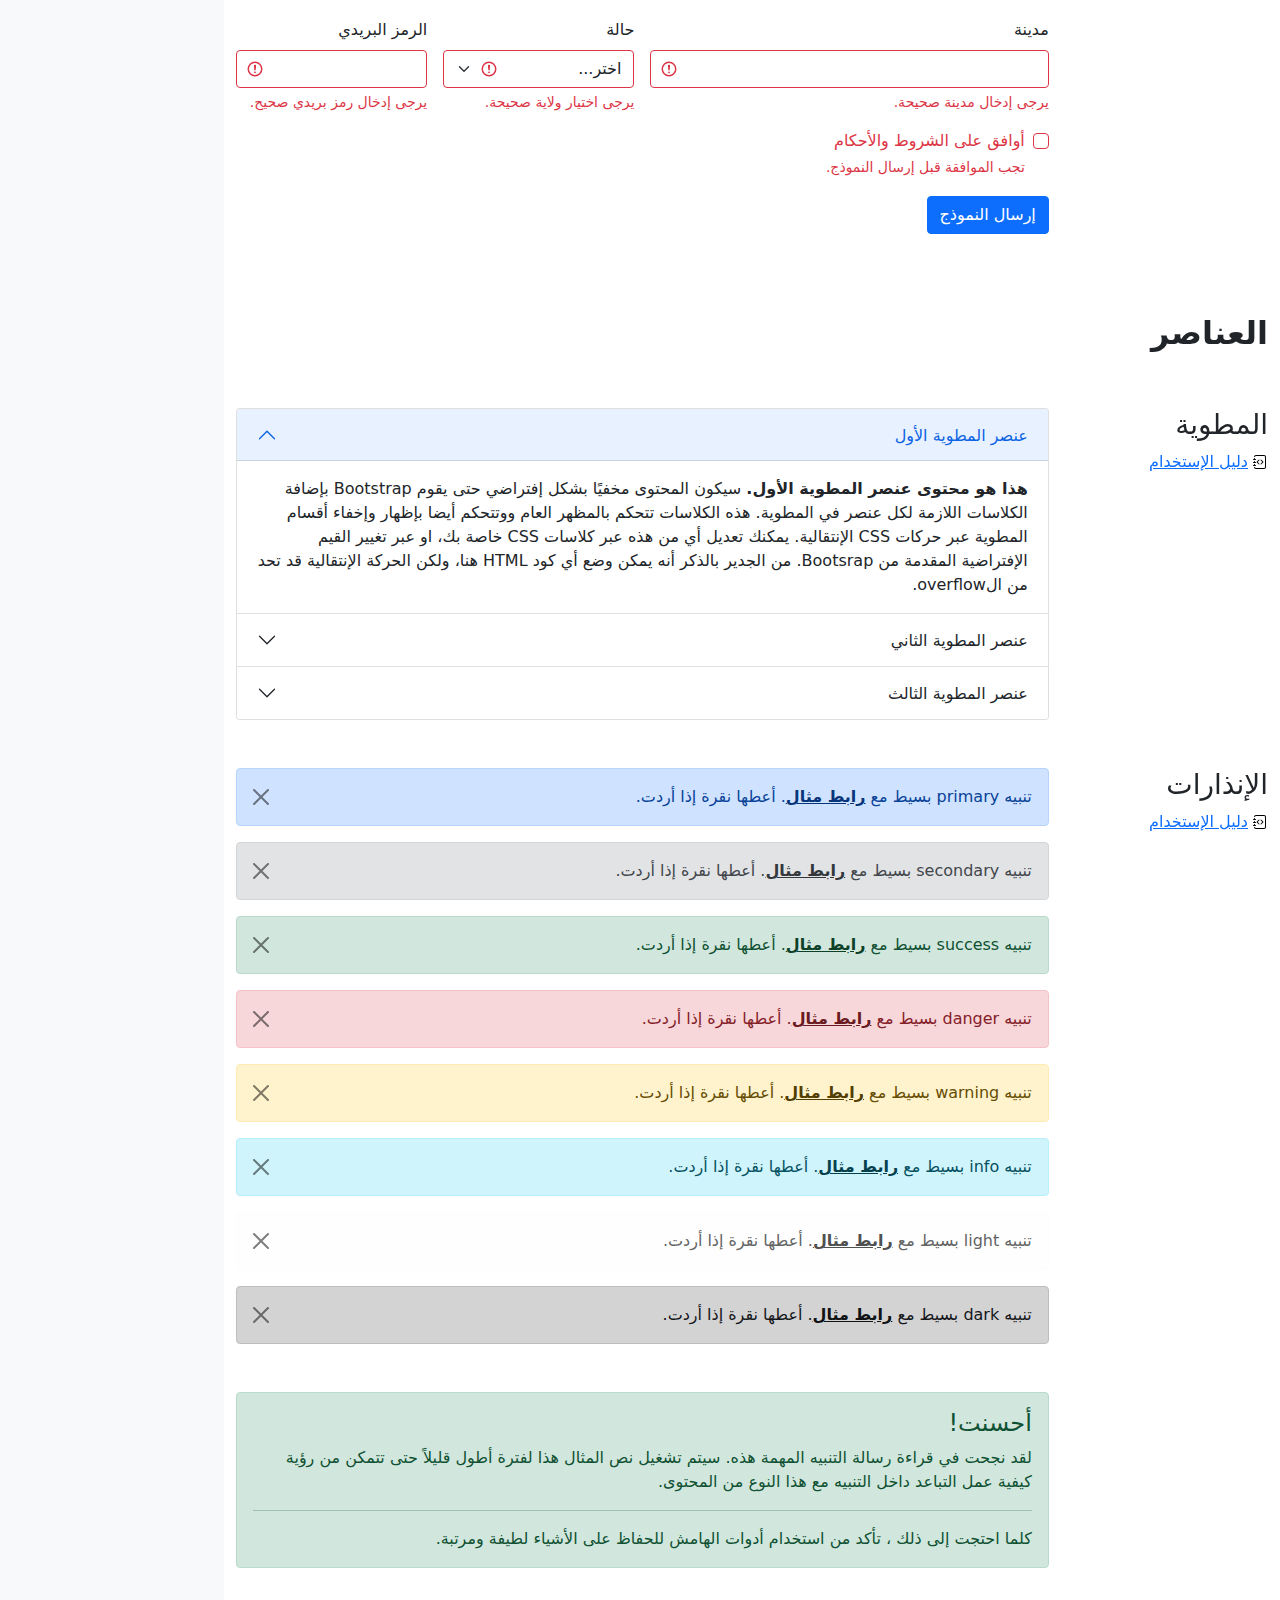
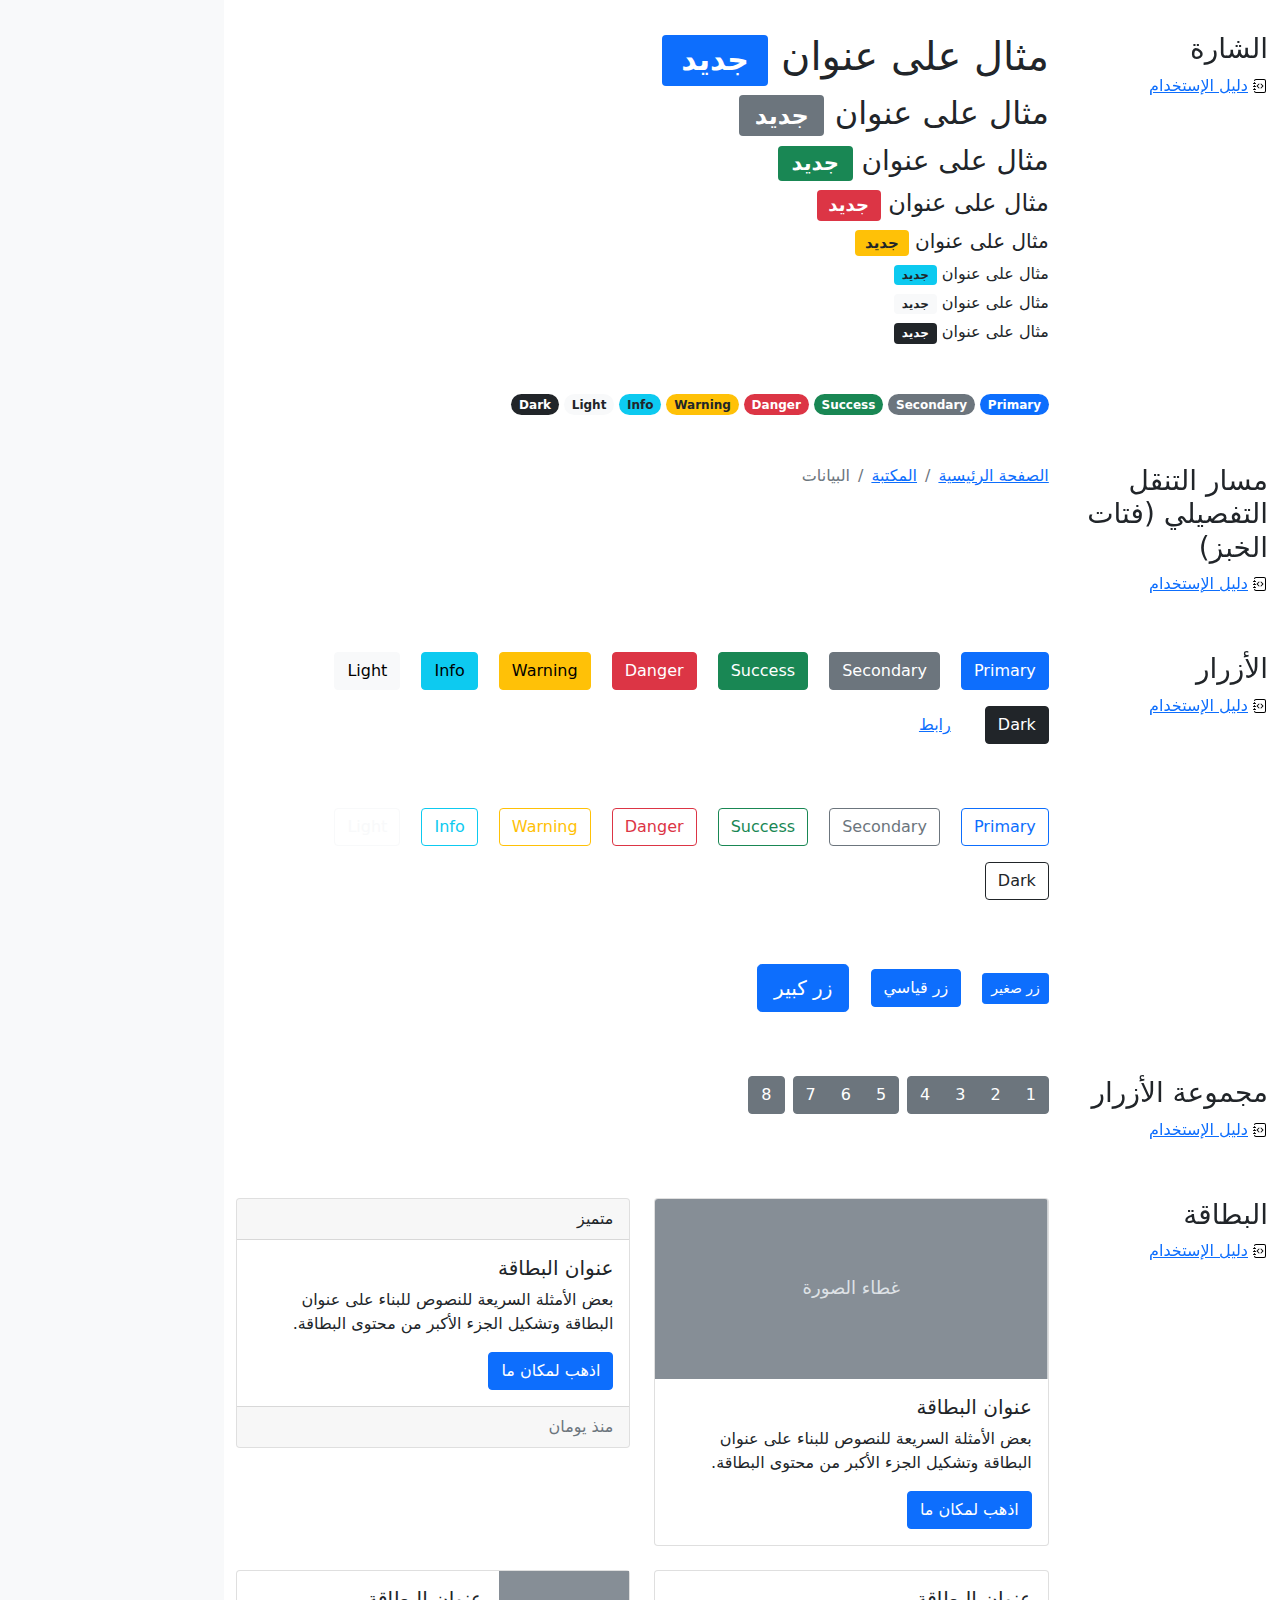
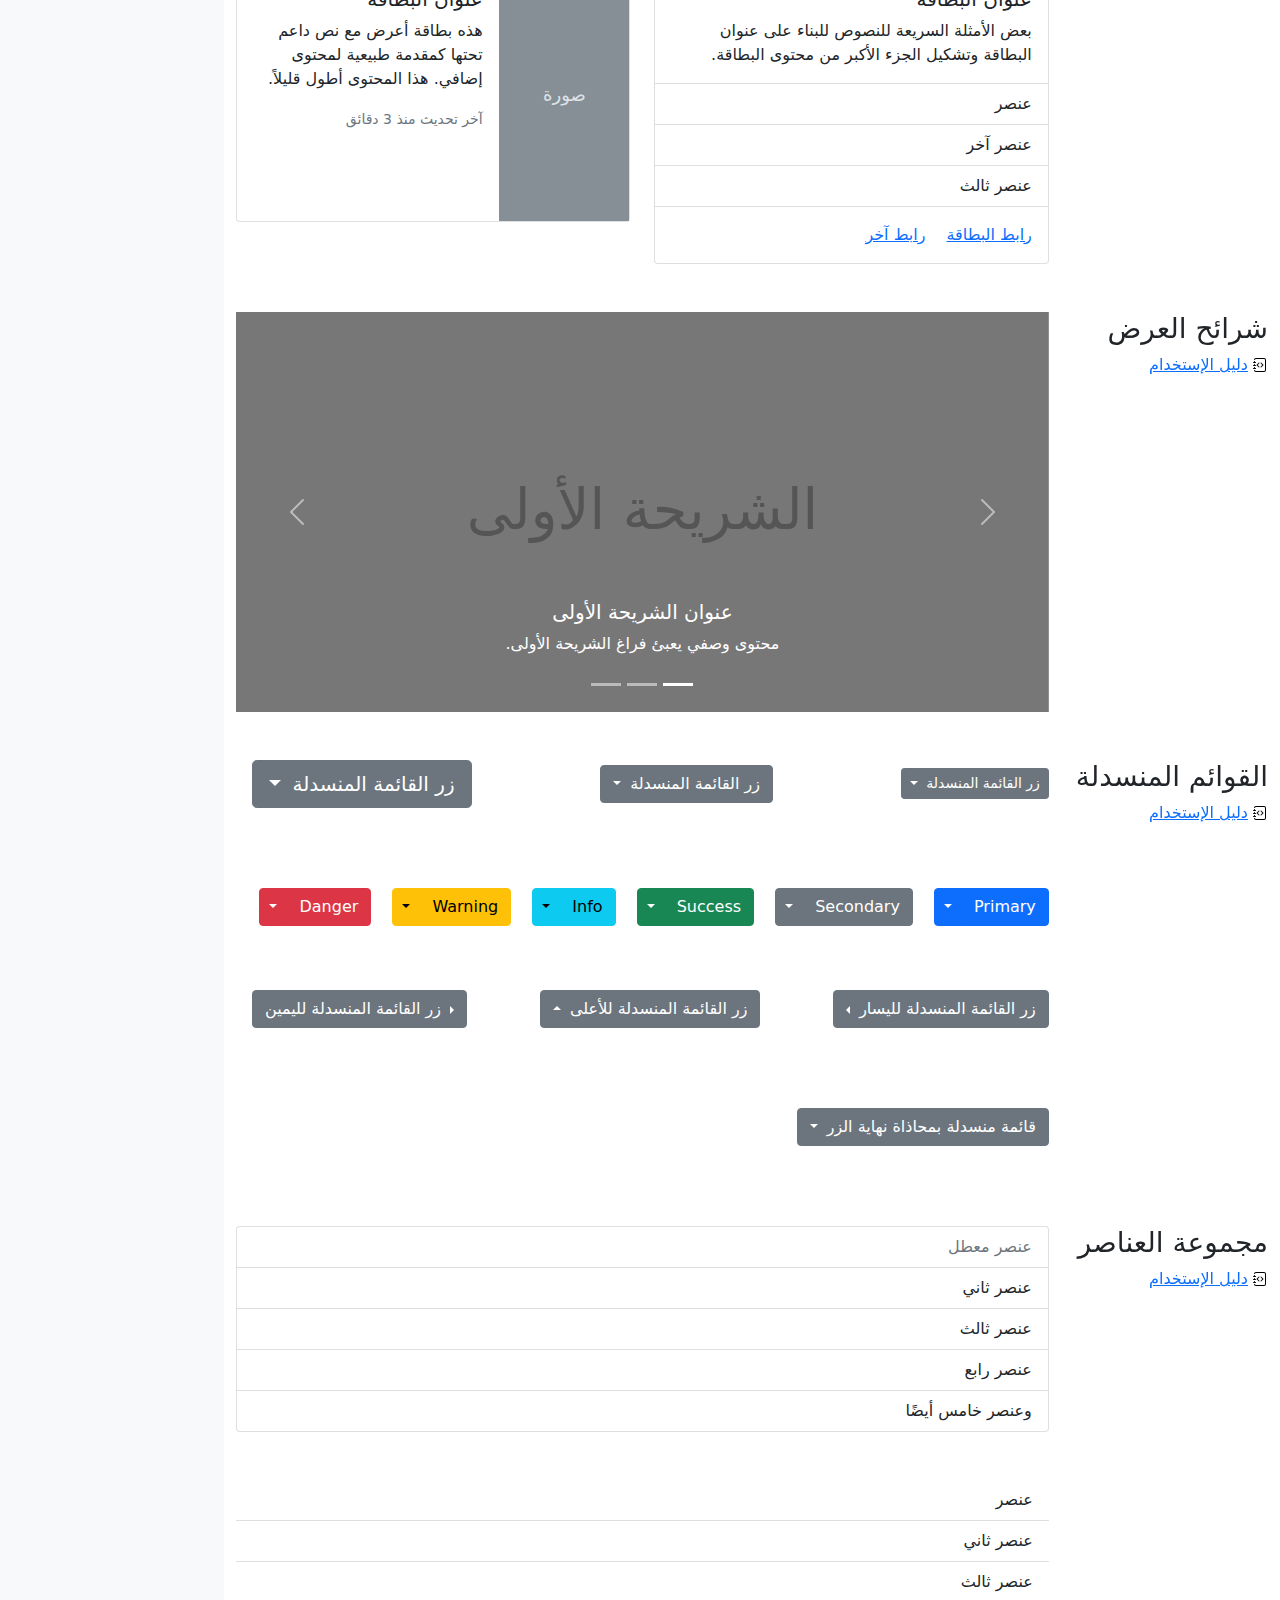
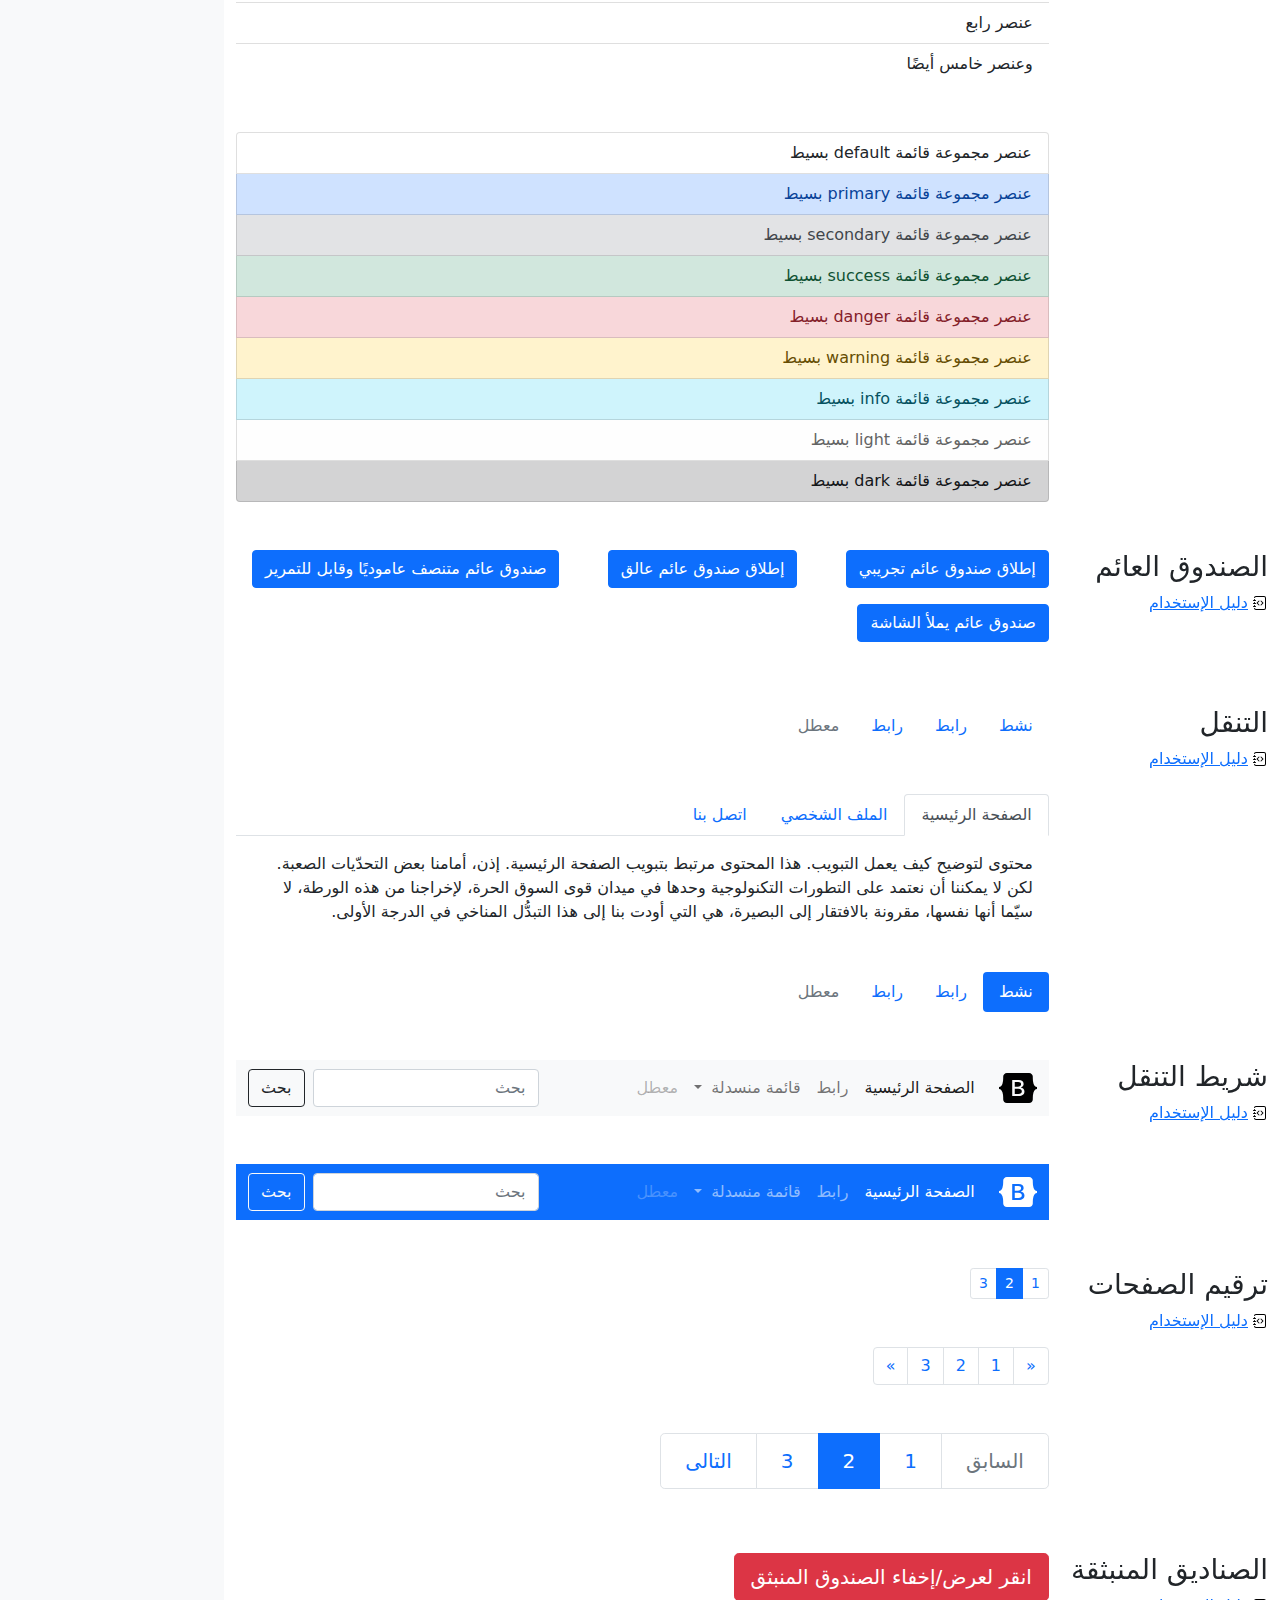
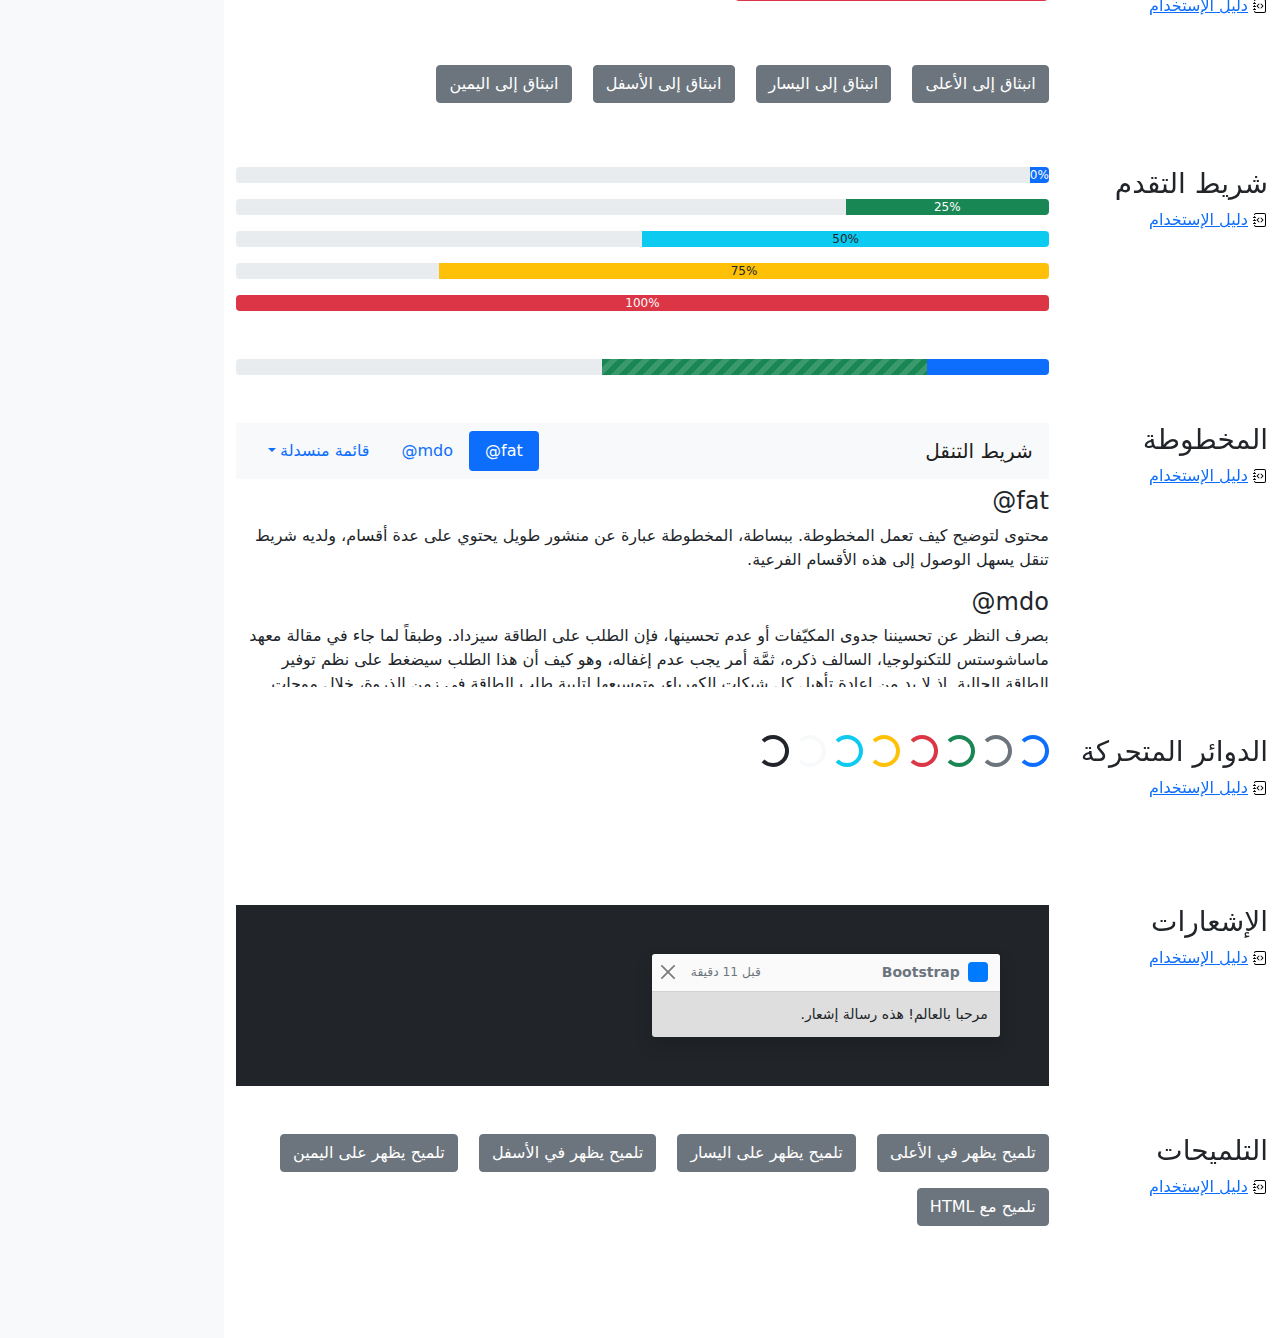
<file: teoria/esempi bootstrap/cheatsheet-rtl/index.html>
<!doctype html>
<html lang="ar" dir="rtl">
  <head>
    <meta charset="utf-8">
    <meta name="viewport" content="width=device-width, initial-scale=1">
    <meta name="description" content="">
    <meta name="author" content="Mark Otto, Jacob Thornton, and Bootstrap contributors">
    <meta name="generator" content="Hugo 0.84.0">
    <title>ورقة الغش · Bootstrap v5.0</title>

    <link rel="canonical" href="https://getbootstrap.com/docs/5.0/examples/cheatsheet-rtl/">

    

    <!-- Bootstrap core CSS -->
<link href="../assets/dist/css/bootstrap.rtl.min.css" rel="stylesheet">

    <style>
      .bd-placeholder-img {
        font-size: 1.125rem;
        text-anchor: middle;
        -webkit-user-select: none;
        -moz-user-select: none;
        user-select: none;
      }

      @media (min-width: 768px) {
        .bd-placeholder-img-lg {
          font-size: 3.5rem;
        }
      }
    </style>

    
    <!-- Custom styles for this template -->
    <link href="../cheatsheet/cheatsheet.rtl.css" rel="stylesheet">
  </head>
  <body class="bg-light">
    
<header class="bd-header bg-dark py-3 d-flex align-items-stretch border-bottom border-dark">
  <div class="container-fluid d-flex align-items-center">
    <h1 class="d-flex align-items-center fs-4 text-white mb-0">
      <img src="../assets/brand/bootstrap-logo-white.svg" width="38" height="30" class="me-3" alt="Bootstrap">
      ورقة الغش
    </h1>
    <a href="../examples/cheatsheet/" class="ms-auto link-light" hreflang="en">جدول بيانات LTR</a>
  </div>
</header>
<aside class="bd-aside sticky-xl-top text-muted align-self-start mb-3 mb-xl-5 px-2">
  <h2 class="h6 pt-4 pb-3 mb-4 border-bottom">على هذه الصفحة</h2>
  <nav class="small" id="toc">
    <ul class="list-unstyled">
      <li class="my-2">
        <button class="btn d-inline-flex align-items-center collapsed" data-bs-toggle="collapse" aria-expanded="false" data-bs-target="#contents-collapse" aria-controls="contents-collapse">المحتوى</button>
        <ul class="list-unstyled ps-3 collapse" id="contents-collapse">
          <li><a class="d-inline-flex align-items-center rounded" href="#typography">النصوص</a></li>
          <li><a class="d-inline-flex align-items-center rounded" href="#images">الصور</a></li>
          <li><a class="d-inline-flex align-items-center rounded" href="#tables">الجداول</a></li>
          <li><a class="d-inline-flex align-items-center rounded" href="#figures">النماذج البيانية</a></li>
        </ul>
      </li>
      <li class="my-2">
        <button class="btn d-inline-flex align-items-center collapsed" data-bs-toggle="collapse" aria-expanded="false" data-bs-target="#forms-collapse" aria-controls="forms-collapse">النماذج</button>
        <ul class="list-unstyled ps-3 collapse" id="forms-collapse">
          <li><a class="d-inline-flex align-items-center rounded" href="#overview">نظرة عامة</a></li>
          <li><a class="d-inline-flex align-items-center rounded" href="#disabled-forms">الحقول المعطلة</a></li>
          <li><a class="d-inline-flex align-items-center rounded" href="#sizing">الأحجام</a></li>
          <li><a class="d-inline-flex align-items-center rounded" href="#input-group">مجموعة الإدخال</a></li>
          <li><a class="d-inline-flex align-items-center rounded" href="#floating-labels">الحقول ذوي العناوين العائمة</a></li>
          <li><a class="d-inline-flex align-items-center rounded" href="#validation">التحقق</a></li>
        </ul>
      </li>
      <li class="my-2">
        <button class="btn d-inline-flex align-items-center collapsed" data-bs-toggle="collapse" aria-expanded="false" data-bs-target="#components-collapse" aria-controls="components-collapse">مكونات</button>
        <ul class="list-unstyled ps-3 collapse" id="components-collapse">
          <li><a class="d-inline-flex align-items-center rounded" href="#accordion">المطوية</a></li>
          <li><a class="d-inline-flex align-items-center rounded" href="#alerts">الإنذارات</a></li>
          <li><a class="d-inline-flex align-items-center rounded" href="#badge">الشارة</a></li>
          <li><a class="d-inline-flex align-items-center rounded" href="#breadcrumb">مسار التنقل التفصيلي</a></li>
          <li><a class="d-inline-flex align-items-center rounded" href="#buttons">الأزرار</a></li>
          <li><a class="d-inline-flex align-items-center rounded" href="#button-group">مجموعة الأزرار</a></li>
          <li><a class="d-inline-flex align-items-center rounded" href="#card">البطاقة</a></li>
          <li><a class="d-inline-flex align-items-center rounded" href="#carousel">شرائح العرض</a></li>
          <li><a class="d-inline-flex align-items-center rounded" href="#dropdowns">القوائم المنسدلة</a></li>
          <li><a class="d-inline-flex align-items-center rounded" href="#list-group">مجموعة العناصر</a></li>
          <li><a class="d-inline-flex align-items-center rounded" href="#modal">الصندوق العائم</a></li>
          <li><a class="d-inline-flex align-items-center rounded" href="#navs">التنقل</a></li>
          <li><a class="d-inline-flex align-items-center rounded" href="#navbar">شريط التنقل</a></li>
          <li><a class="d-inline-flex align-items-center rounded" href="#pagination">ترقيم الصفحات</a></li>
          <li><a class="d-inline-flex align-items-center rounded" href="#popovers">الصناديق المنبثقة</a></li>
          <li><a class="d-inline-flex align-items-center rounded" href="#progress">شريط التقدم</a></li>
          <li><a class="d-inline-flex align-items-center rounded" href="#scrollspy">المخطوطة</a></li>
          <li><a class="d-inline-flex align-items-center rounded" href="#spinners">الدوائر المتحركة</a></li>
          <li><a class="d-inline-flex align-items-center rounded" href="#toasts">الإشعارات</a></li>
          <li><a class="d-inline-flex align-items-center rounded" href="#tooltips">التلميحات</a></li>
        </ul>
      </li>
    </ul>
  </nav>
</aside>
<div class="bd-cheatsheet container-fluid bg-body">
  <section id="content">
    <h2 class="sticky-xl-top fw-bold pt-3 pt-xl-5 pb-2 pb-xl-3">المحتوى</h2>

    <article class="my-3" id="typography">
      <div class="bd-heading sticky-xl-top align-self-start mt-5 mb-3 mt-xl-0 mb-xl-2">
        <h3>النصوص</h3>
        <a class="d-flex align-items-center" hreflang="en" href="../content/typography/">دليل الإستخدام</a>
      </div>

      <div>
        <div class="bd-example">
        <p class="display-1">العرض 1</p>
        <p class="display-2">العرض 2</p>
        <p class="display-3">العرض 3</p>
        <p class="display-4">العرض 4</p>
        <p class="display-5">العرض 5</p>
        <p class="display-6">العرض 6</p>
        </div>

        <div class="bd-example">
        <p class="h1">عنوان 1</p>
        <p class="h2">عنوان 2</p>
        <p class="h3">عنوان 3</p>
        <p class="h4">عنوان 4</p>
        <p class="h5">عنوان 5</p>
        <p class="h6">عنوان 6</p>
        </div>

        <div class="bd-example">
        <p class="lead">
          هذه قطعة إملائية متميزة، فهي مصممة لتكون بارزة من بين القطع الإملائية الأخرى.
        </p>
        </div>

        <div class="bd-example">
        <p>يمكنك استخدام تصنيف mark <mark>لتحديد</mark> نص.</p>
        <p><del>من المفترض أن يتم التعامل مع هذا السطر كنص محذوف.</del></p>
        <p><s>من المفترض أن يتم التعامل مع هذا السطر على أنه لم يعد دقيقًا.</s></p>
        <p><ins>من المفترض أن يتم التعامل مع هذا السطر كإضافة إلى المستند.</ins></p>
        <p><u>سيتم عرض النص في هذا السطر كما وتحته خط.</u></p>
        <p><small>من المفترض أن يتم التعامل مع هذا السطر على أنه يحوي تفاصيل صغيرة.</small></p>
        <p><strong>هذا السطر يحوي نص عريض.</strong></p>
        <p><em>هذا السطر يحوي نص مائل.</em></p>
        </div>

        <div class="bd-example">
        <blockquote class="blockquote">
          <p>إقتباس مبهر، موضوع في عنصر blockquote</p>
          <footer class="blockquote-footer">شخص مشهور في <cite title= "عنوان المصدر"> عنوان المصدر </cite></footer>
        </blockquote>
        </div>

        <div class="bd-example">
        <ul class="list-unstyled">
          <li>هذه قائمة عناصر.</li>
          <li>بالرغم من أنها مصممة كي لا تظهر كذلك.</li>
          <li>إلا أنها مجهزة كـ قائمة خلف الكواليس</li>
          <li>هذا التصميم ينطبق فقد على القائمة الرئيسية</li>
          <li>القوائم الفرعية
            <ul>
              <li>لا تتأثر بهذا التصميم</li>
              <li>فهي تظهر عليها علامات الترقيم</li>
              <li>وتحتوي على مساحة فارغة بجوارها</li>
            </ul>
          </li>
          <li>قد يكون هذا التصميم مفيدًا في بعض الأحيان.</li>
        </ul>
        </div>

        <div class="bd-example">
        <ul class="list-inline">
          <li class="list-inline-item">هذا عنصر في قائمة.</li>
          <li class="list-inline-item">وهذا أيضًا.</li>
          <li class="list-inline-item">لكنهم يظهرون متجاورين.</li>
        </ul>
        </div>
      </div>
    </article>
    <article class="my-3" id="images">
      <div class="bd-heading sticky-xl-top align-self-start mt-5 mb-3 mt-xl-0 mb-xl-2">
        <h3>الصور</h3>
        <a class="d-flex align-items-center" hreflang="en" href="../content/images/">دليل الإستخدام</a>
      </div>

      <div>
        <div class="bd-example">
        <svg class="bd-placeholder-img bd-placeholder-img-lg img-fluid" width="100%" height="250" xmlns="http://www.w3.org/2000/svg" role="img" aria-label="Placeholder: صورة مستجيبة" preserveAspectRatio="xMidYMid slice" focusable="false"><title>Placeholder</title><rect width="100%" height="100%" fill="#868e96"/><text x="50%" y="50%" fill="#dee2e6" dy=".3em">صورة مستجيبة</text></svg>

        </div>

        <div class="bd-example">
        <svg class="bd-placeholder-img img-thumbnail" width="200" height="200" xmlns="http://www.w3.org/2000/svg" role="img" aria-label="صورة عنصر نائب مربع عام مع حدود بيضاء حولها ، مما يجعلها تشبه صورة تم التقاطها بكاميرا فورية قديمة: 200x200" preserveAspectRatio="xMidYMid slice" focusable="false"><title>صورة عنصر نائب مربع عام مع حدود بيضاء حولها ، مما يجعلها تشبه صورة تم التقاطها بكاميرا فورية قديمة</title><rect width="100%" height="100%" fill="#868e96"/><text x="50%" y="50%" fill="#dee2e6" dy=".3em">200x200</text></svg>

        </div>
      </div>
    </article>
    <article class="my-3" id="tables">
      <div class="bd-heading sticky-xl-top align-self-start mt-5 mb-3 mt-xl-0 mb-xl-2">
        <h3>الجداول</h3>
        <a class="d-flex align-items-center" hreflang="en" href="../content/tables/">دليل الإستخدام</a>
      </div>

      <div>
        <div class="bd-example">
        <table class="table table-striped">
          <thead>
          <tr>
            <th scope="col">#</th>
            <th scope="col">الاسم الاول</th>
            <th scope="col">الكنية</th>
            <th scope="col">الاسم المستعار</th>
          </tr>
          </thead>
          <tbody>
          <tr>
            <th scope="row">1</th>
            <td>Mark</td>
            <td>Otto</td>
            <td><bdo lang="en" dir="ltr">@mdo</bdo></td>
          </tr>
          <tr>
            <th scope="row">2</th>
            <td>Jacob</td>
            <td>Thornton</td>
            <td><bdo lang="en" dir="ltr">@fat</bdo></td>
          </tr>
          <tr>
            <th scope="row">3</th>
            <td colspan="2">Larry the Bird</td>
            <td><bdo lang="en" dir="ltr">@twitter</bdo></td>
          </tr>
          </tbody>
        </table>
        </div>

        <div class="bd-example">
        <table class="table table-dark table-borderless">
          <thead>
          <tr>
            <th scope="col">#</th>
            <th scope="col">الاسم الاول</th>
            <th scope="col">الكنية</th>
            <th scope="col">الاسم المستعار</th>
          </tr>
          </thead>
          <tbody>
          <tr>
            <th scope="row">1</th>
            <td>Mark</td>
            <td>Otto</td>
            <td><bdo lang="en" dir="ltr">@mdo</bdo></td>
          </tr>
          <tr>
            <th scope="row">2</th>
            <td>Jacob</td>
            <td>Thornton</td>
            <td><bdo lang="en" dir="ltr">@fat</bdo></td>
          </tr>
          <tr>
            <th scope="row">3</th>
            <td colspan="2">Larry the Bird</td>
            <td><bdo lang="en" dir="ltr">@twitter</bdo></td>
          </tr>
          </tbody>
        </table>
        </div>

        <div class="bd-example">
        <table class="table table-hover">
          <thead>
          <tr>
            <th scope="col">Class</th>
            <th scope="col">عنوان</th>
            <th scope="col">عنوان</th>
          </tr>
          </thead>
          <tbody>
          <tr>
            <th scope="row">Default</th>
            <td>خلية</td>
            <td>خلية</td>
          </tr>
          
          <tr class="table-primary">
            <th scope="row">Primary</th>
            <td>خلية</td>
            <td>خلية</td>
          </tr>
          <tr class="table-secondary">
            <th scope="row">Secondary</th>
            <td>خلية</td>
            <td>خلية</td>
          </tr>
          <tr class="table-success">
            <th scope="row">Success</th>
            <td>خلية</td>
            <td>خلية</td>
          </tr>
          <tr class="table-danger">
            <th scope="row">Danger</th>
            <td>خلية</td>
            <td>خلية</td>
          </tr>
          <tr class="table-warning">
            <th scope="row">Warning</th>
            <td>خلية</td>
            <td>خلية</td>
          </tr>
          <tr class="table-info">
            <th scope="row">Info</th>
            <td>خلية</td>
            <td>خلية</td>
          </tr>
          <tr class="table-light">
            <th scope="row">Light</th>
            <td>خلية</td>
            <td>خلية</td>
          </tr>
          <tr class="table-dark">
            <th scope="row">Dark</th>
            <td>خلية</td>
            <td>خلية</td>
          </tr>
          </tbody>
        </table>
        </div>

        <div class="bd-example">
        <table class="table table-sm table-bordered">
          <thead>
          <tr>
            <th scope="col">#</th>
            <th scope="col">الاسم الاول</th>
            <th scope="col">الكنية</th>
            <th scope="col">الاسم المستعار</th>
          </tr>
          </thead>
          <tbody>
          <tr>
            <th scope="row">1</th>
            <td>Mark</td>
            <td>Otto</td>
            <td><bdo lang="en" dir="ltr">@mdo</bdo></td>
          </tr>
          <tr>
            <th scope="row">2</th>
            <td>Jacob</td>
            <td>Thornton</td>
            <td><bdo lang="en" dir="ltr">@fat</bdo></td>
          </tr>
          <tr>
            <th scope="row">3</th>
            <td colspan="2">Larry the Bird</td>
            <td><bdo lang="en" dir="ltr">@twitter</bdo></td>
          </tr>
          </tbody>
        </table>
        </div>
      </div>
    </article>
    <article class="my-3" id="figures">
      <div class="bd-heading sticky-xl-top align-self-start mt-5 mb-3 mt-xl-0 mb-xl-2">
        <h3>النماذج البيانية</h3>
        <a class="d-flex align-items-center" hreflang="en" href="../content/figures/">دليل الإستخدام</a>
      </div>

      <div>
        <div class="bd-example">
        <figure class="figure">
          <svg class="bd-placeholder-img figure-img img-fluid rounded" width="400" height="300" xmlns="http://www.w3.org/2000/svg" role="img" aria-label="Placeholder: 400x300" preserveAspectRatio="xMidYMid slice" focusable="false"><title>Placeholder</title><rect width="100%" height="100%" fill="#868e96"/><text x="50%" y="50%" fill="#dee2e6" dy=".3em">400x300</text></svg>

          <figcaption class="figure-caption">شرح للصورة أعلاه.</figcaption>
        </figure>
        </div>
      </div>
    </article>
  </section>

  <section id="forms">
    <h2 class="sticky-xl-top fw-bold pt-3 pt-xl-5 pb-2 pb-xl-3">النماذج</h2>

    <article class="my-3" id="overview">
      <div class="bd-heading sticky-xl-top align-self-start mt-5 mb-3 mt-xl-0 mb-xl-2">
        <h3>نظرة عامة</h3>
        <a class="d-flex align-items-center" hreflang="en" href="../forms/overview/">دليل الإستخدام</a>
      </div>

      <div>
        <div class="bd-example">
        <form>
          <div class="mb-3">
            <label for="exampleInputEmail1" class="form-label">البريد الإلكتروني</label>
            <input type="email" class="form-control" id="exampleInputEmail1" aria-describedby="emailHelp">
            <div id="emailHelp" class="form-text">لن نقوم بمشاركة بريدك الإلكتروني مع أي شخص آخر.</div>
          </div>
          <div class="mb-3">
            <label for="exampleInputPassword1" class="form-label">كلمة السر</label>
            <input type="password" class="form-control" id="exampleInputPassword1">
          </div>
          <div class="mb-3 form-check">
            <input type="checkbox" class="form-check-input" id="exampleCheck1">
            <label class="form-check-label" for="exampleCheck1">اخترني</label>
          </div>
          <fieldset class="mb-3">
            <legend>أزرار الاختيار الأحادي</legend>
            <div class="form-check">
              <input type="radio" name="radios" class="form-check-input" id="exampleRadio1" checked>
              <label class="form-check-label" for="exampleRadio1">الخيار الافتراضي</label>
            </div>
            <div class="mb-3 form-check">
              <input type="radio" name="radios" class="form-check-input" id="exampleRadio2">
              <label class="form-check-label" for="exampleRadio2">خيار آخر</label>
            </div>
          </fieldset>
          <div class="mb-3">
            <label class="form-label" for="customFile">رفع</label>
            <input type="file" class="form-control" id="customFile">
          </div>
          <div class="mb-3 form-check form-switch">
            <input class="form-check-input" type="checkbox" id="flexSwitchCheckChecked" checked>
            <label class="form-check-label" for="flexSwitchCheckChecked">زر على شكل مفتاح اختيار.</label>
          </div>
          <div class="mb-3">
            <label for="customRange3" class="form-label">مثال على حقل اختيار نطاقي</label>
            <input type="range" class="form-range" min="0" max="5" step="0.5" id="customRange3">
          </div>
          <button type="submit" class="btn btn-primary">إرسال</button>
        </form>
        </div>
      </div>
    </article>
    <article class="my-3" id="disabled-forms">
      <div class="bd-heading sticky-xl-top align-self-start mt-5 mb-3 mt-xl-0 mb-xl-2">
        <h3>الحقول المعطلة</h3>
        <a class="d-flex align-items-center" hreflang="en" href="../forms/overview/#disabled-forms">دليل الإستخدام</a>
      </div>

      <div>
        <div class="bd-example">
        <form>
          <fieldset disabled aria-label="مثال على مجموعة الحقول المعطلة">
            <div class="mb-3">
              <label for="disabledTextInput" class="form-label">حقل إدخال معطل</label>
              <input type="text" id="disabledTextInput" class="form-control" placeholder="حقل إدخال معطل">
            </div>
            <div class="mb-3">
              <label for="disabledSelect" class="form-label">قائمة اختيار معطلة</label>
              <select id="disabledSelect" class="form-select">
                <option>خيار معطل</option>
              </select>
            </div>
            <div class="mb-3">
              <div class="form-check">
                <input class="form-check-input" type="checkbox" id="disabledFieldsetCheck" disabled>
                <label class="form-check-label" for="disabledFieldsetCheck">
                  زر اختيار معطل
                </label>
              </div>
            </div>
            <fieldset class="mb-3">
              <legend>أزرار اختيار أحادي معطلين</legend>
              <div class="form-check">
                <input type="radio" name="radios" class="form-check-input" id="disabledRadio1" disabled>
                <label class="form-check-label" for="disabledRadio1">خيار معطل</label>
              </div>
              <div class="mb-3 form-check">
                <input type="radio" name="radios" class="form-check-input" id="disabledRadio2" disabled>
                <label class="form-check-label" for="disabledRadio2">خيار آخر معطل</label>
              </div>
            </fieldset>
            <div class="mb-3">
              <label class="form-label" for="disabledCustomFile">رفع معطل</label>
              <input type="file" class="form-control" id="disabledCustomFile" disabled>
            </div>
            <div class="mb-3 form-check form-switch">
              <input class="form-check-input" type="checkbox" id="disabledSwitchCheckChecked" checked disabled>
              <label class="form-check-label" for="disabledSwitchCheckChecked">زر معطل على شكل مفتاح اختيار.</label>
            </div>
            <div class="mb-3">
              <label for="disabledRange" class="form-label">حقل اختيار نطاقي معطل</label>
              <input type="range" class="form-range" min="0" max="5" step="0.5" id="disabledRange">
            </div>
            <button type="submit" class="btn btn-primary">إرسال</button>
          </fieldset>
        </form>
        </div>
      </div>
    </article>
    <article class="my-3" id="sizing">
      <div class="bd-heading sticky-xl-top align-self-start mt-5 mb-3 mt-xl-0 mb-xl-2">
        <h3>الأحجام</h3>
        <a class="d-flex align-items-center" hreflang="en" href="../forms/form-control/#sizing">دليل الإستخدام</a>
      </div>

      <div>
        <div class="bd-example">
        <div class="mb-3">
          <input class="form-control form-control-lg" type="text" placeholder="حقل إدخال كبير" aria-label=".form-control-lg مثال">
        </div>
        <div class="mb-3">
          <select class="form-select form-select-lg mb-3" aria-label=".form-select-lg مثال">
            <option selected>افتح قائمة الاختيار هذه</option>
            <option value="1">واحد</option>
            <option value="2">اثنان</option>
            <option value="3">ثلاثة</option>
          </select>
        </div>
        <div class="mb-3">
          <input type="file" class="form-control form-control-lg" aria-label="مثال على إدخال ملف كبير">
        </div>
        </div>

        <div class="bd-example">
        <div class="mb-3">
          <input class="form-control form-control-sm" type="text" placeholder="حقل إدخال صغير" aria-label=".form-control-sm مثال">
        </div>
        <div class="mb-3">
          <select class="form-select form-select-sm" aria-label=".form-select-sm مثال">
            <option selected>افتح قائمة الاختيار هذه</option>
            <option value="1">واحد</option>
            <option value="2">اثنان</option>
            <option value="3">ثلاثة</option>
          </select>
        </div>
        <div class="mb-3">
          <input type="file" class="form-control form-control-sm" aria-label="مثال على إدخال ملف صغير">
        </div>
        </div>
      </div>
    </article>
    <article class="my-3" id="input-group">
      <div class="bd-heading sticky-xl-top align-self-start mt-5 mb-3 mt-xl-0 mb-xl-2">
        <h3>مجموعة الإدخال</h3>
        <a class="d-flex align-items-center" hreflang="en" href="../forms/input-group/">دليل الإستخدام</a>
      </div>

      <div>
        <div class="bd-example">
        <div class="input-group mb-3">
          <span class="input-group-text" id="basic-addon1">أنا اسمي</span>
          <input type="text" class="form-control" placeholder="فلان الفلاني" aria-label="الاسم" aria-describedby="basic-addon1">
        </div>
        <div class="input-group mb-3">
          <input type="text" class="form-control" placeholder="أنا أحب الكعك والقهوة" aria-label="الطعام المفضل" aria-describedby="basic-addon2">
          <span class="input-group-text" id="basic-addon2">وغيرها</span>
        </div>
        <label for="basic-url" class="form-label">عنوان حسابك الشخصي</label>
        <div class="input-group mb-3">
          <input type="text" class="form-control" id="basic-url" aria-describedby="basic-addon3">
          <span class="input-group-text" id="basic-addon3"><bdo lang="en" dir="ltr">https://example.com/users/</bdo></span>
        </div>
        <div class="input-group mb-3">
          <span class="input-group-text"><bdo lang="en" dir="ltr">.00</bdo></span>
          <input type="text" class="form-control" aria-label="المبلغ (لأقرب دولار)">
          <span class="input-group-text">$</span>
        </div>
        <div class="input-group">
          <span class="input-group-text">مع textarea</span>
          <textarea class="form-control" aria-label="مع textarea"></textarea>
        </div>
        </div>
      </div>
    </article>
    <article class="my-3" id="floating-labels">
      <div class="bd-heading sticky-xl-top align-self-start mt-5 mb-3 mt-xl-0 mb-xl-2">
        <h3>الحقول ذوي العناوين العائمة</h3>
        <a class="d-flex align-items-center" href="../forms/floating-labels/">دليل الإستخدام</a>
      </div>

      <div>
        <div class="bd-example">
        <form>
          <div class="form-floating mb-3">
            <input type="email" class="form-control" id="floatingInput" placeholder="name@example.com">
            <label for="floatingInput">البريد الالكتروني</label>
          </div>
          <div class="form-floating">
            <input type="password" class="form-control" id="floatingPassword" placeholder="كلمة السر">
            <label for="floatingPassword">كلمة السر</label>
          </div>
        </form>
        </div>
      </div>
    </article>
    <article class="my-3" id="validation">
      <div class="bd-heading sticky-xl-top align-self-start mt-5 mb-3 mt-xl-0 mb-xl-2">
        <h3>التحقق</h3>
        <a class="d-flex align-items-center" hreflang="en" href="../forms/validation/">دليل الإستخدام</a>
      </div>

      <div>
        <div class="bd-example">
        <form class="row g-3">
          <div class="col-md-4">
            <label for="validationServer01" class="form-label">الاسم الاول</label>
            <input type="text" class="form-control is-valid" id="validationServer01" value="Mark" required>
            <div class="valid-feedback">
              يبدو صحيحًا!
            </div>
          </div>
          <div class="col-md-4">
            <label for="validationServer02" class="form-label">الكنية</label>
            <input type="text" class="form-control is-valid" id="validationServer02" value="Otto" required>
            <div class="valid-feedback">
              يبدو صحيحًا!
            </div>
          </div>
          <div class="col-md-4">
            <label for="validationServerUsername" class="form-label">اسم المستخدم</label>
            <div class="input-group has-validation">
              <input type="text" class="form-control is-invalid" id="validationServerUsername" aria-describedby="inputGroupPrepend3" required>
              <span class="input-group-text" id="inputGroupPrepend3">@</span>
              <div class="invalid-feedback">
                يرجى اختيار اسم مستخدم.
              </div>
            </div>
          </div>
          <div class="col-md-6">
            <label for="validationServer03" class="form-label">مدينة</label>
            <input type="text" class="form-control is-invalid" id="validationServer03" required>
            <div class="invalid-feedback">
              يرجى إدخال مدينة صحيحة.
            </div>
          </div>
          <div class="col-md-3">
            <label for="validationServer04" class="form-label">حالة</label>
            <select class="form-select is-invalid" id="validationServer04" required>
              <option selected disabled value="">اختر...</option>
              <option>...</option>
            </select>
            <div class="invalid-feedback">
              يرجى اختيار ولاية صحيحة.
            </div>
          </div>
          <div class="col-md-3">
            <label for="validationServer05" class="form-label">الرمز البريدي</label>
            <input type="text" class="form-control is-invalid" id="validationServer05" required>
            <div class="invalid-feedback">
              يرجى إدخال رمز بريدي صحيح.
            </div>
          </div>
          <div class="col-12">
            <div class="form-check">
              <input class="form-check-input is-invalid" type="checkbox" value="" id="invalidCheck3" required>
              <label class="form-check-label" for="invalidCheck3">
                أوافق على الشروط والأحكام
              </label>
              <div class="invalid-feedback">
                تجب الموافقة قبل إرسال النموذج.
              </div>
            </div>
          </div>
          <div class="col-12">
            <button class="btn btn-primary" type="submit">إرسال النموذج</button>
          </div>
        </form>
        </div>
      </div>
    </article>
  </section>

  <section id="components">
    <h2 class="sticky-xl-top fw-bold pt-3 pt-xl-5 pb-2 pb-xl-3">العناصر</h2>

    <article class="my-3" id="accordion">
      <div class="bd-heading sticky-xl-top align-self-start mt-5 mb-3 mt-xl-0 mb-xl-2">
        <h3>المطوية</h3>
        <a class="d-flex align-items-center" hreflang="en" href="../components/accordion/">دليل الإستخدام</a>
      </div>

      <div>
        <div class="bd-example">
        <div class="accordion" id="accordionExample">
          <div class="accordion-item">
            <h4 class="accordion-header" id="headingOne">
              <button class="accordion-button" type="button" data-bs-toggle="collapse" data-bs-target="#collapseOne" aria-expanded="true" aria-controls="collapseOne">
                عنصر المطوية الأول
              </button>
            </h4>
            <div id="collapseOne" class="accordion-collapse collapse show" aria-labelledby="headingOne" data-bs-parent="#accordionExample">
              <div class="accordion-body">
                <strong>هذا هو محتوى عنصر المطوية الأول.</strong> سيكون المحتوى مخفيًا بشكل إفتراضي حتى يقوم Bootstrap بإضافة الكلاسات اللازمة لكل عنصر في المطوية. هذه الكلاسات تتحكم بالمظهر العام ووتتحكم أيضا بإظهار وإخفاء أقسام المطوية عبر حركات CSS الإنتقالية. يمكنك تعديل أي من هذه عبر كلاسات CSS خاصة بك، او عبر تغيير القيم الإفتراضية المقدمة من Bootsrap. من الجدير بالذكر أنه يمكن وضع أي كود HTML هنا، ولكن الحركة الإنتقالية قد تحد من الoverflow.
              </div>
            </div>
          </div>
          <div class="accordion-item">
            <h4 class="accordion-header" id="headingTwo">
              <button class="accordion-button collapsed" type="button" data-bs-toggle="collapse" data-bs-target="#collapseTwo" aria-expanded="false" aria-controls="collapseTwo">
                عنصر المطوية الثاني
              </button>
            </h4>
            <div id="collapseTwo" class="accordion-collapse collapse" aria-labelledby="headingTwo" data-bs-parent="#accordionExample">
              <div class="accordion-body">
                <strong>هذا هو محتوى عنصر المطوية الثاني.</strong> سيكون المحتوى مخفيًا بشكل إفتراضي حتى يقوم Bootstrap بإضافة الكلاسات اللازمة لكل عنصر في المطوية. هذه الكلاسات تتحكم بالمظهر العام ووتتحكم أيضا بإظهار وإخفاء أقسام المطوية عبر حركات CSS الإنتقالية. يمكنك تعديل أي من هذه عبر كلاسات CSS خاصة بك، او عبر تغيير القيم الإفتراضية المقدمة من Bootsrap. من الجدير بالذكر أنه يمكن وضع أي كود HTML هنا، ولكن الحركة الإنتقالية قد تحد من الoverflow.
              </div>
            </div>
          </div>
          <div class="accordion-item">
            <h4 class="accordion-header" id="headingThree">
              <button class="accordion-button collapsed" type="button" data-bs-toggle="collapse" data-bs-target="#collapseThree" aria-expanded="false" aria-controls="collapseThree">
                عنصر المطوية الثالث
              </button>
            </h4>
            <div id="collapseThree" class="accordion-collapse collapse" aria-labelledby="headingThree" data-bs-parent="#accordionExample">
              <div class="accordion-body">
                <strong>هذا هو محتوى عنصر المطوية الثالث.</strong> سيكون المحتوى مخفيًا بشكل إفتراضي حتى يقوم Bootstrap بإضافة الكلاسات اللازمة لكل عنصر في المطوية. هذه الكلاسات تتحكم بالمظهر العام ووتتحكم أيضا بإظهار وإخفاء أقسام المطوية عبر حركات CSS الإنتقالية. يمكنك تعديل أي من هذه عبر كلاسات CSS خاصة بك، او عبر تغيير القيم الإفتراضية المقدمة من Bootsrap. من الجدير بالذكر أنه يمكن وضع أي كود HTML هنا، ولكن الحركة الإنتقالية قد تحد من الoverflow.
              </div>
            </div>
          </div>
        </div>
        </div>
      </div>
    </article>
    <article class="my-3" id="alerts">
      <div class="bd-heading sticky-xl-top align-self-start mt-5 mb-3 mt-xl-0 mb-xl-2">
        <h3>الإنذارات</h3>
        <a class="d-flex align-items-center" hreflang="en" href="../components/alerts/">دليل الإستخدام</a>
      </div>

      <div>
        <div class="bd-example">
        
        <div class="alert alert-primary alert-dismissible fade show" role="alert">
          تنبيه primary بسيط مع <a href="#" class="alert-link">رابط مثال</a>. أعطها نقرة إذا أردت.
          <button type="button" class="btn-close" data-bs-dismiss="alert" aria-label="قريب"></button>
        </div>
        <div class="alert alert-secondary alert-dismissible fade show" role="alert">
          تنبيه secondary بسيط مع <a href="#" class="alert-link">رابط مثال</a>. أعطها نقرة إذا أردت.
          <button type="button" class="btn-close" data-bs-dismiss="alert" aria-label="قريب"></button>
        </div>
        <div class="alert alert-success alert-dismissible fade show" role="alert">
          تنبيه success بسيط مع <a href="#" class="alert-link">رابط مثال</a>. أعطها نقرة إذا أردت.
          <button type="button" class="btn-close" data-bs-dismiss="alert" aria-label="قريب"></button>
        </div>
        <div class="alert alert-danger alert-dismissible fade show" role="alert">
          تنبيه danger بسيط مع <a href="#" class="alert-link">رابط مثال</a>. أعطها نقرة إذا أردت.
          <button type="button" class="btn-close" data-bs-dismiss="alert" aria-label="قريب"></button>
        </div>
        <div class="alert alert-warning alert-dismissible fade show" role="alert">
          تنبيه warning بسيط مع <a href="#" class="alert-link">رابط مثال</a>. أعطها نقرة إذا أردت.
          <button type="button" class="btn-close" data-bs-dismiss="alert" aria-label="قريب"></button>
        </div>
        <div class="alert alert-info alert-dismissible fade show" role="alert">
          تنبيه info بسيط مع <a href="#" class="alert-link">رابط مثال</a>. أعطها نقرة إذا أردت.
          <button type="button" class="btn-close" data-bs-dismiss="alert" aria-label="قريب"></button>
        </div>
        <div class="alert alert-light alert-dismissible fade show" role="alert">
          تنبيه light بسيط مع <a href="#" class="alert-link">رابط مثال</a>. أعطها نقرة إذا أردت.
          <button type="button" class="btn-close" data-bs-dismiss="alert" aria-label="قريب"></button>
        </div>
        <div class="alert alert-dark alert-dismissible fade show" role="alert">
          تنبيه dark بسيط مع <a href="#" class="alert-link">رابط مثال</a>. أعطها نقرة إذا أردت.
          <button type="button" class="btn-close" data-bs-dismiss="alert" aria-label="قريب"></button>
        </div>
        </div>

        <div class="bd-example">
        <div class="alert alert-success" role="alert">
          <h4 class="alert-heading">أحسنت!</h4>
          <p>لقد نجحت في قراءة رسالة التنبيه المهمة هذه. سيتم تشغيل نص المثال هذا لفترة أطول قليلاً حتى تتمكن من رؤية كيفية عمل التباعد داخل التنبيه مع هذا النوع من المحتوى.</p>
          <hr>
          <p class="mb-0">كلما احتجت إلى ذلك ، تأكد من استخدام أدوات الهامش للحفاظ على الأشياء لطيفة ومرتبة.</p>
        </div>
        </div>
      </div>
    </article>
    <article class="my-3" id="badge">
      <div class="bd-heading sticky-xl-top align-self-start mt-5 mb-3 mt-xl-0 mb-xl-2">
        <h3>الشارة</h3>
        <a class="d-flex align-items-center" hreflang="en" href="../components/badge/">دليل الإستخدام</a>
      </div>

      <div>
        <div class="bd-example">
        <p class="h1">مثال على عنوان <span class="badge bg-primary">جديد</span></p>
        <p class="h2">مثال على عنوان <span class="badge bg-secondary">جديد</span></p>
        <p class="h3">مثال على عنوان <span class="badge bg-success">جديد</span></p>
        <p class="h4">مثال على عنوان <span class="badge bg-danger">جديد</span></p>
        <p class="h5">مثال على عنوان <span class="badge bg-warning text-dark">جديد</span></p>
        <p class="h6">مثال على عنوان <span class="badge bg-info text-dark">جديد</span></p>
        <p class="h6">مثال على عنوان <span class="badge bg-light text-dark">جديد</span></p>
        <p class="h6">مثال على عنوان <span class="badge bg-dark">جديد</span></p>
        </div>

        <div class="bd-example">
        
        <span class="badge rounded-pill bg-primary">Primary</span>
        <span class="badge rounded-pill bg-secondary">Secondary</span>
        <span class="badge rounded-pill bg-success">Success</span>
        <span class="badge rounded-pill bg-danger">Danger</span>
        <span class="badge rounded-pill bg-warning text-dark">Warning</span>
        <span class="badge rounded-pill bg-info text-dark">Info</span>
        <span class="badge rounded-pill bg-light text-dark">Light</span>
        <span class="badge rounded-pill bg-dark">Dark</span>
        </div>
      </div>
    </article>
    <article class="my-3" id="breadcrumb">
      <div class="bd-heading sticky-xl-top align-self-start mt-5 mb-3 mt-xl-0 mb-xl-2">
        <h3>مسار التنقل التفصيلي (فتات الخبز)</h3>
        <a class="d-flex align-items-center" hreflang="en" href="../components/breadcrumb/">دليل الإستخدام</a>
      </div>

      <div>
        <div class="bd-example">
        <nav aria-label="فتات الخبز">
          <ol class="breadcrumb">
            <li class="breadcrumb-item"><a href="#">الصفحة الرئيسية</a></li>
            <li class="breadcrumb-item"><a href="#">المكتبة</a></li>
            <li class="breadcrumb-item active" aria-current="page">البيانات</li>
          </ol>
        </nav>
        </div>
      </div>
    </article>
    <article class="my-3" id="buttons">
      <div class="bd-heading sticky-xl-top align-self-start mt-5 mb-3 mt-xl-0 mb-xl-2">
        <h3>الأزرار</h3>
        <a class="d-flex align-items-center" hreflang="en" href="../components/buttons/">دليل الإستخدام</a>
      </div>

      <div>
        <div class="bd-example">
        
        <button type="button" class="btn btn-primary">Primary</button>
        <button type="button" class="btn btn-secondary">Secondary</button>
        <button type="button" class="btn btn-success">Success</button>
        <button type="button" class="btn btn-danger">Danger</button>
        <button type="button" class="btn btn-warning">Warning</button>
        <button type="button" class="btn btn-info">Info</button>
        <button type="button" class="btn btn-light">Light</button>
        <button type="button" class="btn btn-dark">Dark</button>

        <button type="button" class="btn btn-link">رابط</button>
        </div>

        <div class="bd-example">
        
        <button type="button" class="btn btn-outline-primary">Primary</button>
        <button type="button" class="btn btn-outline-secondary">Secondary</button>
        <button type="button" class="btn btn-outline-success">Success</button>
        <button type="button" class="btn btn-outline-danger">Danger</button>
        <button type="button" class="btn btn-outline-warning">Warning</button>
        <button type="button" class="btn btn-outline-info">Info</button>
        <button type="button" class="btn btn-outline-light">Light</button>
        <button type="button" class="btn btn-outline-dark">Dark</button>
        </div>

        <div class="bd-example">
        <button type="button" class="btn btn-primary btn-sm">زر صغير</button>
        <button type="button" class="btn btn-primary">زر قياسي</button>
        <button type="button" class="btn btn-primary btn-lg">زر كبير</button>
        </div>
      </div>
    </article>
    <article class="my-3" id="button-group">
      <div class="bd-heading sticky-xl-top align-self-start mt-5 mb-3 mt-xl-0 mb-xl-2">
        <h3>مجموعة الأزرار</h3>
        <a class="d-flex align-items-center" hreflang="en" href="../components/button-group/">دليل الإستخدام</a>
      </div>

      <div>
        <div class="bd-example">
        <div class="btn-toolbar" role="toolbar" aria-label="شريط أدوات مع مجموعات أزرار">
          <div class="btn-group me-2" role="group" aria-label="المجموعة الأولى">
            <button type="button" class="btn btn-secondary">1</button>
            <button type="button" class="btn btn-secondary">2</button>
            <button type="button" class="btn btn-secondary">3</button>
            <button type="button" class="btn btn-secondary">4</button>
          </div>
          <div class="btn-group me-2" role="group" aria-label="المجموعة الثانية">
            <button type="button" class="btn btn-secondary">5</button>
            <button type="button" class="btn btn-secondary">6</button>
            <button type="button" class="btn btn-secondary">7</button>
          </div>
          <div class="btn-group" role="group" aria-label="المجموعة الثالثة">
            <button type="button" class="btn btn-secondary">8</button>
          </div>
        </div>
        </div>
      </div>
    </article>
    <article class="my-3" id="card">
      <div class="bd-heading sticky-xl-top align-self-start mt-5 mb-3 mt-xl-0 mb-xl-2">
        <h3>البطاقة</h3>
        <a class="d-flex align-items-center" hreflang="en" href="../components/card/">دليل الإستخدام</a>
      </div>

      <div>
        <div class="bd-example">
        <div class="row  row-cols-1 row-cols-md-2 g-4">
          <div class="col">
            <div class="card">
              <svg class="bd-placeholder-img card-img-top" width="100%" height="180" xmlns="http://www.w3.org/2000/svg" role="img" aria-label="Placeholder: غطاء الصورة" preserveAspectRatio="xMidYMid slice" focusable="false"><title>Placeholder</title><rect width="100%" height="100%" fill="#868e96"/><text x="50%" y="50%" fill="#dee2e6" dy=".3em">غطاء الصورة</text></svg>

              <div class="card-body">
                <h5 class="card-title">عنوان البطاقة</h5>
                <p class="card-text">بعض الأمثلة السريعة للنصوص للبناء على عنوان البطاقة وتشكيل الجزء الأكبر من محتوى البطاقة.</p>
                <a href="#" class="btn btn-primary">اذهب لمكان ما</a>
              </div>
            </div>
          </div>
          <div class="col">
            <div class="card">
              <div class="card-header">
                متميز
              </div>
              <div class="card-body">
                <h5 class="card-title">عنوان البطاقة</h5>
                <p class="card-text">بعض الأمثلة السريعة للنصوص للبناء على عنوان البطاقة وتشكيل الجزء الأكبر من محتوى البطاقة.</p>
                <a href="#" class="btn btn-primary">اذهب لمكان ما</a>
              </div>
              <div class="card-footer text-muted">
                منذ يومان
              </div>
            </div>
          </div>
          <div class="col">
            <div class="card">
              <div class="card-body">
                <h5 class="card-title">عنوان البطاقة</h5>
                <p class="card-text">بعض الأمثلة السريعة للنصوص للبناء على عنوان البطاقة وتشكيل الجزء الأكبر من محتوى البطاقة.</p>
              </div>
              <ul class="list-group list-group-flush">
                <li class="list-group-item">عنصر</li>
                <li class="list-group-item">عنصر آخر</li>
                <li class="list-group-item">عنصر ثالث</li>
              </ul>
              <div class="card-body">
                <a href="#" class="card-link">رابط البطاقة</a>
                <a href="#" class="card-link">رابط آخر</a>
              </div>
            </div>
          </div>
          <div class="col">
            <div class="card">
              <div class="row g-0">
                <div class="col-md-4">
                  <svg class="bd-placeholder-img" width="100%" height="250" xmlns="http://www.w3.org/2000/svg" role="img" aria-label="Placeholder: صورة" preserveAspectRatio="xMidYMid slice" focusable="false"><title>Placeholder</title><rect width="100%" height="100%" fill="#868e96"/><text x="50%" y="50%" fill="#dee2e6" dy=".3em">صورة</text></svg>

                </div>
                <div class="col-md-8">
                  <div class="card-body">
                    <h5 class="card-title">عنوان البطاقة</h5>
                    <p class="card-text">هذه بطاقة أعرض مع نص داعم تحتها كمقدمة طبيعية لمحتوى إضافي. هذا المحتوى أطول قليلاً.</p>
                    <p class="card-text"><small class="text-muted">آخر تحديث منذ 3 دقائق</small></p>
                  </div>
                </div>
              </div>
            </div>
          </div>
        </div>
        </div>
      </div>
    </article>
    <article class="my-3" id="carousel">
      <div class="bd-heading sticky-xl-top align-self-start mt-5 mb-3 mt-xl-0 mb-xl-2">
        <h3>شرائح العرض</h3>
        <a class="d-flex align-items-center" hreflang="en" href="../components/carousel/">دليل الإستخدام</a>
      </div>

      <div>
        <div class="bd-example">
        <div id="carouselExampleCaptions" class="carousel slide" data-bs-ride="carousel">
          <div class="carousel-indicators">
            <button type="button" data-bs-target="#carouselExampleCaptions" data-bs-slide-to="0" class="active" aria-current="true" aria-label="الشريحة الأولى"></button>
            <button type="button" data-bs-target="#carouselExampleCaptions" data-bs-slide-to="1" aria-label="الشريحة الثانية"></button>
            <button type="button" data-bs-target="#carouselExampleCaptions" data-bs-slide-to="2" aria-label="الشريحة الثالثة"></button>
          </div>
          <div class="carousel-inner">
            <div class="carousel-item active">
              <svg class="bd-placeholder-img bd-placeholder-img-lg d-block w-100" width="800" height="400" xmlns="http://www.w3.org/2000/svg" role="img" aria-label="Placeholder: الشريحة الأولى" preserveAspectRatio="xMidYMid slice" focusable="false"><title>Placeholder</title><rect width="100%" height="100%" fill="#777"/><text x="50%" y="50%" fill="#555" dy=".3em">الشريحة الأولى</text></svg>

              <div class="carousel-caption d-none d-md-block">
                <h5>عنوان الشريحة الأولى</h5>
                <p>محتوى وصفي يعبئ فراغ الشريحة الأولى.</p>
              </div>
            </div>
            <div class="carousel-item">
              <svg class="bd-placeholder-img bd-placeholder-img-lg d-block w-100" width="800" height="400" xmlns="http://www.w3.org/2000/svg" role="img" aria-label="Placeholder: الشريحة الثانية" preserveAspectRatio="xMidYMid slice" focusable="false"><title>Placeholder</title><rect width="100%" height="100%" fill="#666"/><text x="50%" y="50%" fill="#444" dy=".3em">الشريحة الثانية</text></svg>

              <div class="carousel-caption d-none d-md-block">
                <h5>عنوان الشريحة الثانية</h5>
                <p>محتوى وصفي يعبئ فراغ الشريحة الأولى.</p>
              </div>
            </div>
            <div class="carousel-item">
              <svg class="bd-placeholder-img bd-placeholder-img-lg d-block w-100" width="800" height="400" xmlns="http://www.w3.org/2000/svg" role="img" aria-label="Placeholder: الشريحة الثالثة" preserveAspectRatio="xMidYMid slice" focusable="false"><title>Placeholder</title><rect width="100%" height="100%" fill="#555"/><text x="50%" y="50%" fill="#333" dy=".3em">الشريحة الثالثة</text></svg>

              <div class="carousel-caption d-none d-md-block">
                <h5>عنوان الشريحة الثالثة</h5>
                <p>محتوى وصفي يعبئ فراغ الشريحة الأولى.</p>
              </div>
            </div>
          </div>
          <button class="carousel-control-prev" type="button" data-bs-target="#carouselExampleCaptions" data-bs-slide="prev">
            <span class="carousel-control-prev-icon" aria-hidden="true"></span>
            <span class="visually-hidden">السابق</span>
          </button>
          <button class="carousel-control-next" type="button" data-bs-target="#carouselExampleCaptions" data-bs-slide="next">
            <span class="carousel-control-next-icon" aria-hidden="true"></span>
            <span class="visually-hidden">التالي</span>
          </button>
        </div>
        </div>
      </div>
    </article>
    <article class="my-3" id="dropdowns">
      <div class="bd-heading sticky-xl-top align-self-start mt-5 mb-3 mt-xl-0 mb-xl-2">
        <h3>القوائم المنسدلة</h3>
        <a class="d-flex align-items-center" hreflang="en" href="../components/dropdowns/">دليل الإستخدام</a>
      </div>

      <div>
        <div class="bd-example">
        <div class="btn-group w-100 align-items-center justify-content-between flex-wrap">
          <div class="dropdown">
            <button class="btn btn-secondary btn-sm dropdown-toggle" type="button" id="dropdownMenuButtonSM" data-bs-toggle="dropdown" aria-expanded="false">
              زر القائمة المنسدلة
            </button>
            <ul class="dropdown-menu" aria-labelledby="dropdownMenuButtonSM">
              <li><h6 class="dropdown-header">عنوان القائمة المنسدلة</h6></li>
              <li><a class="dropdown-item" href="#">عمل</a></li>
              <li><a class="dropdown-item" href="#">عمل آخر</a></li>
              <li><a class="dropdown-item" href="#">شيء آخر هنا</a></li>
              <li><hr class="dropdown-divider"></li>
              <li><a class="dropdown-item" href="#">رابط منفصل</a></li>
            </ul>
          </div>
          <div class="dropdown">
            <button class="btn btn-secondary dropdown-toggle" type="button" id="dropdownMenuButton" data-bs-toggle="dropdown" aria-expanded="false">
              زر القائمة المنسدلة
            </button>
            <ul class="dropdown-menu" aria-labelledby="dropdownMenuButton">
              <li><h6 class="dropdown-header">عنوان القائمة المنسدلة</h6></li>
              <li><a class="dropdown-item" href="#">عمل</a></li>
              <li><a class="dropdown-item" href="#">عمل آخر</a></li>
              <li><a class="dropdown-item" href="#">شيء آخر هنا</a></li>
              <li><hr class="dropdown-divider"></li>
              <li><a class="dropdown-item" href="#">رابط منفصل</a></li>
            </ul>
          </div>
          <div class="dropdown">
            <button class="btn btn-secondary btn-lg dropdown-toggle" type="button" id="dropdownMenuButtonLG" data-bs-toggle="dropdown" aria-expanded="false">
              زر القائمة المنسدلة
            </button>
            <ul class="dropdown-menu" aria-labelledby="dropdownMenuButtonLG">
              <li><h6 class="dropdown-header">عنوان القائمة المنسدلة</h6></li>
              <li><a class="dropdown-item" href="#">عمل</a></li>
              <li><a class="dropdown-item" href="#">عمل آخر</a></li>
              <li><a class="dropdown-item" href="#">شيء آخر هنا</a></li>
              <li><hr class="dropdown-divider"></li>
              <li><a class="dropdown-item" href="#">رابط منفصل</a></li>
            </ul>
          </div>
        </div>
        </div>

        <div class="bd-example">
        <div class="btn-group">
          <button type="button" class="btn btn-primary">Primary</button>
          <button type="button" class="btn btn-primary dropdown-toggle dropdown-toggle-split" data-bs-toggle="dropdown" aria-expanded="false">
            <span class="visually-hidden">تبديل القائمة المنسدلة</span>
          </button>
          <ul class="dropdown-menu">
            <li><a class="dropdown-item" href="#">عمل</a></li>
            <li><a class="dropdown-item" href="#">عمل آخر</a></li>
            <li><a class="dropdown-item" href="#">شيء آخر هنا</a></li>
          </ul>
        </div><!-- /btn-group -->
        <div class="btn-group">
          <button type="button" class="btn btn-secondary">Secondary</button>
          <button type="button" class="btn btn-secondary dropdown-toggle dropdown-toggle-split" data-bs-toggle="dropdown" aria-expanded="false">
            <span class="visually-hidden">تبديل القائمة المنسدلة</span>
          </button>
          <ul class="dropdown-menu">
            <li><a class="dropdown-item" href="#">عمل</a></li>
            <li><a class="dropdown-item" href="#">عمل آخر</a></li>
            <li><a class="dropdown-item" href="#">شيء آخر هنا</a></li>
          </ul>
        </div><!-- /btn-group -->
        <div class="btn-group">
          <button type="button" class="btn btn-success">Success</button>
          <button type="button" class="btn btn-success dropdown-toggle dropdown-toggle-split" data-bs-toggle="dropdown" aria-expanded="false">
            <span class="visually-hidden">تبديل القائمة المنسدلة</span>
          </button>
          <ul class="dropdown-menu">
            <li><a class="dropdown-item" href="#">عمل</a></li>
            <li><a class="dropdown-item" href="#">عمل آخر</a></li>
            <li><a class="dropdown-item" href="#">شيء آخر هنا</a></li>
          </ul>
        </div><!-- /btn-group -->
        <div class="btn-group">
          <button type="button" class="btn btn-info">Info</button>
          <button type="button" class="btn btn-info dropdown-toggle dropdown-toggle-split" data-bs-toggle="dropdown" aria-expanded="false">
            <span class="visually-hidden">تبديل القائمة المنسدلة</span>
          </button>
          <ul class="dropdown-menu">
            <li><a class="dropdown-item" href="#">عمل</a></li>
            <li><a class="dropdown-item" href="#">عمل آخر</a></li>
            <li><a class="dropdown-item" href="#">شيء آخر هنا</a></li>
          </ul>
        </div><!-- /btn-group -->
        <div class="btn-group">
          <button type="button" class="btn btn-warning">Warning</button>
          <button type="button" class="btn btn-warning dropdown-toggle dropdown-toggle-split" data-bs-toggle="dropdown" aria-expanded="false">
            <span class="visually-hidden">تبديل القائمة المنسدلة</span>
          </button>
          <ul class="dropdown-menu">
            <li><a class="dropdown-item" href="#">عمل</a></li>
            <li><a class="dropdown-item" href="#">عمل آخر</a></li>
            <li><a class="dropdown-item" href="#">شيء آخر هنا</a></li>
          </ul>
        </div><!-- /btn-group -->
        <div class="btn-group">
          <button type="button" class="btn btn-danger">Danger</button>
          <button type="button" class="btn btn-danger dropdown-toggle dropdown-toggle-split" data-bs-toggle="dropdown" aria-expanded="false">
            <span class="visually-hidden">تبديل القائمة المنسدلة</span>
          </button>
          <ul class="dropdown-menu">
            <li><a class="dropdown-item" href="#">عمل</a></li>
            <li><a class="dropdown-item" href="#">عمل آخر</a></li>
            <li><a class="dropdown-item" href="#">شيء آخر هنا</a></li>
          </ul>
        </div><!-- /btn-group -->
        </div>

        <div class="bd-example">
        <div class="btn-group w-100 align-items-center justify-content-between flex-wrap">
          <div class="dropend">
            <button class="btn btn-secondary dropdown-toggle" type="button" id="dropendMenuButton" data-bs-toggle="dropdown" aria-expanded="false">
              زر القائمة المنسدلة لليسار
            </button>
            <ul class="dropdown-menu" aria-labelledby="dropendMenuButton">
              <li><h6 class="dropdown-header">عنوان القائمة المنسدلة</h6></li>
              <li><a class="dropdown-item" href="#">عمل</a></li>
              <li><a class="dropdown-item" href="#">عمل آخر</a></li>
              <li><a class="dropdown-item" href="#">شيء آخر هنا</a></li>
              <li><hr class="dropdown-divider"></li>
              <li><a class="dropdown-item" href="#">رابط منفصل</a></li>
            </ul>
          </div>
          <div class="dropup">
            <button class="btn btn-secondary dropdown-toggle" type="button" id="dropupMenuButton" data-bs-toggle="dropdown" aria-expanded="false">
              زر القائمة المنسدلة للأعلى
            </button>
            <ul class="dropdown-menu" aria-labelledby="dropupMenuButton">
              <li><h6 class="dropdown-header">عنوان القائمة المنسدلة</h6></li>
              <li><a class="dropdown-item" href="#">عمل</a></li>
              <li><a class="dropdown-item" href="#">عمل آخر</a></li>
              <li><a class="dropdown-item" href="#">شيء آخر هنا</a></li>
              <li><hr class="dropdown-divider"></li>
              <li><a class="dropdown-item" href="#">رابط منفصل</a></li>
            </ul>
          </div>
          <div class="dropstart">
            <button class="btn btn-secondary dropdown-toggle" type="button" id="dropstartMenuButton" data-bs-toggle="dropdown" aria-expanded="false">
              زر القائمة المنسدلة لليمين
            </button>
            <ul class="dropdown-menu" aria-labelledby="dropstartMenuButton">
              <li><h6 class="dropdown-header">عنوان القائمة المنسدلة</h6></li>
              <li><a class="dropdown-item" href="#">عمل</a></li>
              <li><a class="dropdown-item" href="#">عمل آخر</a></li>
              <li><a class="dropdown-item" href="#">شيء آخر هنا</a></li>
              <li><hr class="dropdown-divider"></li>
              <li><a class="dropdown-item" href="#">رابط منفصل</a></li>
            </ul>
          </div>
        </div>
        </div>

        <div class="bd-example">
        <div class="btn-group">
          <div class="dropdown">
            <button class="btn btn-secondary dropdown-toggle" type="button" id="dropdownRightMenuButton" data-bs-toggle="dropdown" aria-expanded="false">
              قائمة منسدلة بمحاذاة نهاية الزر
            </button>
            <ul class="dropdown-menu dropdown-menu-end" aria-labelledby="dropdownRightMenuButton">
              <li><h6 class="dropdown-header">عنوان القائمة المنسدلة</h6></li>
              <li><a class="dropdown-item" href="#">عمل</a></li>
              <li><a class="dropdown-item" href="#">عمل آخر</a></li>
              <li><hr class="dropdown-divider"></li>
              <li><a class="dropdown-item" href="#">رابط منفصل</a></li>
            </ul>
          </div>
        </div>
        </div>
      </div>
    </article>
    <article class="my-3" id="list-group">
      <div class="bd-heading sticky-xl-top align-self-start mt-5 mb-3 mt-xl-0 mb-xl-2">
        <h3>مجموعة العناصر</h3>
        <a class="d-flex align-items-center" hreflang="en" href="../components/list-group/">دليل الإستخدام</a>
      </div>

      <div>
        <div class="bd-example">
        <ul class="list-group">
          <li class="list-group-item disabled" aria-disabled="true">عنصر معطل</li>
          <li class="list-group-item">عنصر ثاني</li>
          <li class="list-group-item">عنصر ثالث</li>
          <li class="list-group-item">عنصر رابع</li>
          <li class="list-group-item">وعنصر خامس أيضًا</li>
        </ul>
        </div>

        <div class="bd-example">
        <ul class="list-group list-group-flush">
          <li class="list-group-item">عنصر</li>
          <li class="list-group-item">عنصر ثاني</li>
          <li class="list-group-item">عنصر ثالث</li>
          <li class="list-group-item">عنصر رابع</li>
          <li class="list-group-item">وعنصر خامس أيضًا</li>
        </ul>
        </div>

        <div class="bd-example">
        <div class="list-group">
          <a href="#" class="list-group-item list-group-item-action">عنصر مجموعة قائمة default بسيط</a>
          
          <a href="#" class="list-group-item list-group-item-action list-group-item-primary">عنصر مجموعة قائمة primary بسيط</a>
          <a href="#" class="list-group-item list-group-item-action list-group-item-secondary">عنصر مجموعة قائمة secondary بسيط</a>
          <a href="#" class="list-group-item list-group-item-action list-group-item-success">عنصر مجموعة قائمة success بسيط</a>
          <a href="#" class="list-group-item list-group-item-action list-group-item-danger">عنصر مجموعة قائمة danger بسيط</a>
          <a href="#" class="list-group-item list-group-item-action list-group-item-warning">عنصر مجموعة قائمة warning بسيط</a>
          <a href="#" class="list-group-item list-group-item-action list-group-item-info">عنصر مجموعة قائمة info بسيط</a>
          <a href="#" class="list-group-item list-group-item-action list-group-item-light">عنصر مجموعة قائمة light بسيط</a>
          <a href="#" class="list-group-item list-group-item-action list-group-item-dark">عنصر مجموعة قائمة dark بسيط</a>
        </div>
        </div>
      </div>
    </article>
    <article class="my-3" id="modal">
      <div class="bd-heading sticky-xl-top align-self-start mt-5 mb-3 mt-xl-0 mb-xl-2">
        <h3>الصندوق العائم</h3>
        <a class="d-flex align-items-center" hreflang="en" href="../components/modal/">دليل الإستخدام</a>
      </div>

      <div>
        <div class="bd-example">
        <div class="d-flex justify-content-between flex-wrap">
          <button type="button" class="btn btn-primary" data-bs-toggle="modal" data-bs-target="#exampleModalDefault">
            إطلاق صندوق عائم تجريبي
          </button>
          <button type="button" class="btn btn-primary" data-bs-toggle="modal" data-bs-target="#staticBackdropLive">
            إطلاق صندوق عائم عالق
          </button>
          <button type="button" class="btn btn-primary" data-bs-toggle="modal" data-bs-target="#exampleModalCenteredScrollable">
            صندوق عائم متنصف عاموديًا وقابل للتمرير
          </button>
          <button type="button" class="btn btn-primary" data-bs-toggle="modal" data-bs-target="#exampleModalFullscreen">
            صندوق عائم يملأ الشاشة
          </button>
        </div>
        </div>
      </div>
    </article>
    <article class="my-3" id="navs">
      <div class="bd-heading sticky-xl-top align-self-start mt-5 mb-3 mt-xl-0 mb-xl-2">
        <h3>التنقل</h3>
        <a class="d-flex align-items-center" hreflang="en" href="../components/navs-tabs/">دليل الإستخدام</a>
      </div>

      <div>
        <div class="bd-example">
        <nav class="nav">
          <a class="nav-link active" aria-current="page" href="#">نشط</a>
          <a class="nav-link" href="#">رابط</a>
          <a class="nav-link" href="#">رابط</a>
          <a class="nav-link disabled" href="#" tabindex="-1" aria-disabled="true">معطل</a>
        </nav>
        </div>

        <div class="bd-example">
        <nav>
          <div class="nav nav-tabs mb-3" id="nav-tab" role="tablist">
            <button class="nav-link active" id="nav-home-tab" data-bs-toggle="tab" data-bs-target="#nav-home" type="button" role="tab" aria-controls="nav-home" aria-selected="true">الصفحة الرئيسية</button>
            <button class="nav-link" id="nav-profile-tab" data-bs-toggle="tab" data-bs-target="#nav-profile" type="button" role="tab" aria-controls="nav-profile" aria-selected="false">الملف الشخصي</button>
            <button class="nav-link" id="nav-contact-tab" data-bs-toggle="tab" data-bs-target="#nav-contact" type="button" role="tab" aria-controls="nav-contact" aria-selected="false">اتصل بنا</button>
          </div>
        </nav>
        <div class="tab-content" id="nav-tabContent">
          <div class="tab-pane fade show active" id="nav-home" role="tabpanel" aria-labelledby="nav-home-tab">
            <p class="px-3">محتوى لتوضيح كيف يعمل التبويب. هذا المحتوى مرتبط بتبويب الصفحة الرئيسية. إذن، أمامنا بعض التحدّيات الصعبة. لكن لا يمكننا أن نعتمد على التطورات التكنولوجية وحدها في ميدان قوى السوق الحرة، لإخراجنا من هذه الورطة، لا سيّما أنها نفسها، مقرونة بالافتقار إلى البصيرة، هي التي أودت بنا إلى هذا التبدُّل المناخي في الدرجة الأولى.</p>
          </div>
          <div class="tab-pane fade" id="nav-profile" role="tabpanel" aria-labelledby="nav-profile-tab">
            <p class="px-3">محتوى لتوضيح كيف يعمل التبويب. هذا المحتوى مرتبط بتبويب الملف الشخصي. معظم البشر في بلدان العالَم النامي، لم يقتنوا بعد مكيّفهم الأول، والمشكلة إلى ازدياد. فمعظم البلدان النامية هي من البلدان الأشد حرارة والأكثر اكتظاظًا بالسكان في العالم.</p>
          </div>
          <div class="tab-pane fade" id="nav-contact" role="tabpanel" aria-labelledby="nav-contact-tab">
            <p class="px-3">محتوى لتوضيح كيف يعمل التبويب. هذا المحتوى مرتبط بتبويب الاتصال بنا. أمامنا بعض التحدّيات الصعبة. لكن لا يمكننا أن نعتمد على التطورات التكنولوجية وحدها في ميدان قوى السوق الحرة، بل يجب وضع معايير جدوى جديدة لشركات البناء ومعايير أعلى لجدوى التكييف من أجل تحفيز الحلول المستدامة قانونيًا.</p>
          </div>
        </div>
        </div>

        <div class="bd-example">
        <ul class="nav nav-pills">
          <li class="nav-item">
            <a class="nav-link active" aria-current="page" href="#">نشط</a>
          </li>
          <li class="nav-item">
            <a class="nav-link" href="#">رابط</a>
          </li>
          <li class="nav-item">
            <a class="nav-link" href="#">رابط</a>
          </li>
          <li class="nav-item">
            <a class="nav-link disabled" href="#" tabindex="-1" aria-disabled="true">معطل</a>
          </li>
        </ul>
        </div>
      </div>
    </article>
    <article class="my-3" id="navbar">
      <div class="bd-heading sticky-xl-top align-self-start mt-5 mb-3 mt-xl-0 mb-xl-2">
        <h3>شريط التنقل</h3>
        <a class="d-flex align-items-center" hreflang="en" href="../components/navbar/">دليل الإستخدام</a>
      </div>

      <div>
        <div class="bd-example">
        <nav class="navbar navbar-expand-lg navbar-light bg-light">
          <div class="container-fluid">
            <a class="navbar-brand" href="#">
              <img src="../assets/brand/bootstrap-logo-white.svg" width="38" height="30" class="d-inline-block align-top" alt="Bootstrap" loading="lazy"
                   style="filter: invert(1) grayscale(100%) brightness(200%);">
            </a>
            <button class="navbar-toggler" type="button" data-bs-toggle="collapse" data-bs-target="#navbarSupportedContent" aria-controls="navbarSupportedContent" aria-expanded="false" aria-label="تبديل التنقل">
              <span class="navbar-toggler-icon"></span>
            </button>
            <div class="collapse navbar-collapse" id="navbarSupportedContent">
              <ul class="navbar-nav me-auto mb-2 mb-lg-0">
                <li class="nav-item">
                  <a class="nav-link active" aria-current="page" href="#">الصفحة الرئيسية</a>
                </li>
                <li class="nav-item">
                  <a class="nav-link" href="#">رابط</a>
                </li>
                <li class="nav-item dropdown">
                  <a class="nav-link dropdown-toggle" href="#" id="navbarDropdown" role="button" data-bs-toggle="dropdown" aria-expanded="false">
                    قائمة منسدلة
                  </a>
                  <ul class="dropdown-menu" aria-labelledby="navbarDropdown">
                    <li><a class="dropdown-item" href="#">عمل</a></li>
                    <li><a class="dropdown-item" href="#">عمل آخر</a></li>
                    <li><hr class="dropdown-divider"></li>
                    <li><a class="dropdown-item" href="#">شيء آخر هنا</a></li>
                  </ul>
                </li>
                <li class="nav-item">
                  <a class="nav-link disabled" href="#" tabindex="-1" aria-disabled="true">معطل</a>
                </li>
              </ul>
              <form class="d-flex">
                <input class="form-control me-2" type="search" placeholder="بحث" aria-label="بحث">
                <button class="btn btn-outline-dark" type="submit">بحث</button>
              </form>
            </div>
          </div>
        </nav>

        <nav class="navbar navbar-expand-lg navbar-dark bg-primary mt-5">
          <div class="container-fluid">
            <a class="navbar-brand" href="#">
              <img src="../assets/brand/bootstrap-logo-white.svg" width="38" height="30" class="d-inline-block align-top" alt="Bootstrap" loading="lazy">
            </a>
            <button class="navbar-toggler" type="button" data-bs-toggle="collapse" data-bs-target="#navbarSupportedContent2" aria-controls="navbarSupportedContent2" aria-expanded="false" aria-label="تبديل التنقل">
              <span class="navbar-toggler-icon"></span>
            </button>
            <div class="collapse navbar-collapse" id="navbarSupportedContent2">
              <ul class="navbar-nav me-auto mb-2 mb-lg-0">
                <li class="nav-item">
                  <a class="nav-link active" aria-current="page" href="#">الصفحة الرئيسية</a>
                </li>
                <li class="nav-item">
                  <a class="nav-link" href="#">رابط</a>
                </li>
                <li class="nav-item dropdown">
                  <a class="nav-link dropdown-toggle" href="#" id="navbarDropdown2" role="button" data-bs-toggle="dropdown" aria-expanded="false">
                    قائمة منسدلة
                  </a>
                  <ul class="dropdown-menu" aria-labelledby="navbarDropdown2">
                    <li><a class="dropdown-item" href="#">عمل</a></li>
                    <li><a class="dropdown-item" href="#">عمل آخر</a></li>
                    <li><hr class="dropdown-divider"></li>
                    <li><a class="dropdown-item" href="#">شيء آخر هنا</a></li>
                  </ul>
                </li>
                <li class="nav-item">
                  <a class="nav-link disabled" href="#" tabindex="-1" aria-disabled="true">معطل</a>
                </li>
              </ul>
              <form class="d-flex">
                <input class="form-control me-2" type="search" placeholder="بحث" aria-label="بحث">
                <button class="btn btn-outline-light" type="submit">بحث</button>
              </form>
            </div>
          </div>
        </nav>
        </div>
      </div>
    </article>
    <article class="my-3" id="pagination">
      <div class="bd-heading sticky-xl-top align-self-start mt-5 mb-3 mt-xl-0 mb-xl-2">
        <h3>ترقيم الصفحات</h3>
        <a class="d-flex align-items-center" hreflang="en" href="../components/pagination/">دليل الإستخدام</a>
      </div>

      <div>
        <div class="bd-example">
        <nav aria-label="مثال ترقيم الصفحات">
          <ul class="pagination pagination-sm">
            <li class="page-item"><a class="page-link" href="#">1</a></li>
            <li class="page-item active" aria-current="page">
              <a class="page-link" href="#">2</a>
            </li>
            <li class="page-item"><a class="page-link" href="#">3</a></li>
          </ul>
        </nav>
        </div>

        <div class="bd-example">
        <nav aria-label="مثال قياسي لترقيم الصفحات">
          <ul class="pagination">
            <li class="page-item">
              <a class="page-link" href="#" aria-label="السابق">
                <span aria-hidden="true">&laquo;</span>
              </a>
            </li>
            <li class="page-item"><a class="page-link" href="#">1</a></li>
            <li class="page-item"><a class="page-link" href="#">2</a></li>
            <li class="page-item"><a class="page-link" href="#">3</a></li>
            <li class="page-item">
              <a class="page-link" href="#" aria-label="التالي">
                <span aria-hidden="true">&raquo;</span>
              </a>
            </li>
          </ul>
        </nav>
        </div>

        <div class="bd-example">
        <nav aria-label="مثال آخر لترقيم الصفحات">
          <ul class="pagination pagination-lg flex-wrap">
            <li class="page-item disabled">
              <a class="page-link" href="#" tabindex="-1" aria-disabled="true">السابق</a>
            </li>
            <li class="page-item"><a class="page-link" href="#">1</a></li>
            <li class="page-item active" aria-current="page">
              <a class="page-link" href="#">2</a>
            </li>
            <li class="page-item"><a class="page-link" href="#">3</a></li>
            <li class="page-item">
              <a class="page-link" href="#">التالى</a>
            </li>
          </ul>
        </nav>
        </div>
      </div>
    </article>
    <article class="my-3" id="popovers">
      <div class="bd-heading sticky-xl-top align-self-start mt-5 mb-3 mt-xl-0 mb-xl-2">
        <h3>الصناديق المنبثقة</h3>
        <a class="d-flex align-items-center" hreflang="en" href="../components/popovers/">دليل الإستخدام</a>
      </div>

      <div>
        <div class="bd-example">
        <button type="button" class="btn btn-lg btn-danger" data-bs-toggle="popover" title="عنوان الصندوق المنبثق" data-bs-content="وإليك بعض المحتويات الرائعة. إنه آسر للغاية. أليس كذلك؟">
        انقر لعرض/إخفاء الصندوق المنبثق
        </button>
        </div>

        <div class="bd-example">
        <button type="button" class="btn btn-secondary" data-bs-container="body" data-bs-toggle="popover" data-bs-placement="top" data-bs-content="نجمٌ و لكنه ليس في السماء، بل في أعماق البحار و المحيطات!">
          انبثاق إلى الأعلى
        </button>
        <button type="button" class="btn btn-secondary" data-bs-container="body" data-bs-toggle="popover" data-bs-placement="right" data-bs-content="نجمٌ و لكنه ليس في السماء، بل في أعماق البحار و المحيطات!">
          انبثاق إلى اليسار
        </button>
        <button type="button" class="btn btn-secondary" data-bs-container="body" data-bs-toggle="popover" data-bs-placement="bottom" data-bs-content="نجمٌ و لكنه ليس في السماء، بل في أعماق البحار و المحيطات!">
          انبثاق إلى الأسفل
        </button>
        <button type="button" class="btn btn-secondary" data-bs-container="body" data-bs-toggle="popover" data-bs-placement="left" data-bs-content="نجمٌ و لكنه ليس في السماء، بل في أعماق البحار و المحيطات!">
          انبثاق إلى اليمين
        </button>
        </div>
      </div>
    </article>
    <article class="my-3" id="progress">
      <div class="bd-heading sticky-xl-top align-self-start mt-5 mb-3 mt-xl-0 mb-xl-2">
        <h3>شريط التقدم</h3>
        <a class="d-flex align-items-center" hreflang="en" href="../components/progress/">دليل الإستخدام</a>
      </div>

      <div>
        <div class="bd-example">
        <div class="progress mb-3">
          <div class="progress-bar" role="progressbar" aria-valuenow="0" aria-valuemin="0" aria-valuemax="100">0%</div>
        </div>
        <div class="progress mb-3">
          <div class="progress-bar bg-success w-25" role="progressbar" aria-valuenow="25" aria-valuemin="0" aria-valuemax="100">25%</div>
        </div>
        <div class="progress mb-3">
          <div class="progress-bar bg-info text-dark w-50" role="progressbar" aria-valuenow="50" aria-valuemin="0" aria-valuemax="100">50%</div>
        </div>
        <div class="progress mb-3">
          <div class="progress-bar bg-warning text-dark w-75" role="progressbar" aria-valuenow="75" aria-valuemin="0" aria-valuemax="100">75%</div>
        </div>
        <div class="progress">
          <div class="progress-bar bg-danger w-100" role="progressbar" aria-valuenow="100" aria-valuemin="0" aria-valuemax="100">100%</div>
        </div>
        </div>

        <div class="bd-example">
        <div class="progress">
          <div class="progress-bar" role="progressbar" style="width: 15%" aria-valuenow="15" aria-valuemin="0" aria-valuemax="100"></div>
          <div class="progress-bar progress-bar-striped progress-bar-animated bg-success" role="progressbar" style="width: 40%" aria-valuenow="40" aria-valuemin="0" aria-valuemax="100"></div>
        </div>
        </div>
      </div>
    </article>
    <article class="my-3" id="scrollspy">
      <div class="bd-heading sticky-xl-top align-self-start mt-5 mb-3 mt-xl-0 mb-xl-2">
        <h3>المخطوطة</h3>
        <a class="d-flex align-items-center" hreflang="en" href="../components/scrollspy/">دليل الإستخدام</a>
      </div>

      <div>
        <div class="bd-example">
          <nav id="navbar-example2" class="navbar navbar-light bg-light px-3">
            <a class="navbar-brand" href="#">شريط التنقل</a>
            <ul class="nav nav-pills">
              <li class="nav-item">
                <a class="nav-link" href="#fat"><bdi lang="en" dir="ltr">@fat</bdi></a>
              </li>
              <li class="nav-item">
                <a class="nav-link" href="#mdo"><bdi lang="en" dir="ltr">@mdo</bdi></a>
              </li>
              <li class="nav-item dropdown">
                <a class="nav-link dropdown-toggle" data-bs-toggle="dropdown" href="#" role="button" aria-expanded="false">قائمة منسدلة</a>
                <ul class="dropdown-menu">
                  <li><a class="dropdown-item" href="#one">واحد</a></li>
                  <li><a class="dropdown-item" href="#two">اثنان</a></li>
                  <li><hr class="dropdown-divider"></li>
                  <li><a class="dropdown-item" href="#three">ثلاثة</a></li>
                </ul>
              </li>
            </ul>
          </nav>
          <div data-bs-spy="scroll" data-bs-target="#navbar-example2" data-bs-offset="0" class="scrollspy-example">
            <h4 id="fat"><bdi lang="en" dir="ltr">@fat</bdi></h4>
            <p>محتوى لتوضيح كيف تعمل المخطوطة. ببساطة، المخطوطة عبارة عن منشور طويل يحتوي على عدة أقسام، ولديه شريط تنقل يسهل الوصول إلى هذه الأقسام الفرعية.</p>
            <h4 id="mdo"><bdi lang="en" dir="ltr">@mdo</bdi></h4>
            <p>بصرف النظر عن تحسيننا جدوى المكيّفات أو عدم تحسينها، فإن الطلب على الطاقة سيزداد. وطبقاً لما جاء في مقالة معهد ماساشوستس للتكنولوجيا، السالف ذكره، ثمَّة أمر يجب عدم إغفاله، وهو كيف أن هذا الطلب سيضغط على نظم توفير الطاقة الحالية. إذ لا بد من إعادة تأهيل كل شبكات الكهرباء، وتوسيعها لتلبية طلب الطاقة في زمن الذروة، خلال موجات الحرارة المتزايدة. فحين يكون الحر شديداً يجنح الناس إلى البقاء في الداخل، وإلى زيادة تشغيل المكيّفات، سعياً إلى جو لطيف وهم يستخدمون أدوات وأجهزة مختلفة أخرى.</p>
            <h4 id="one">واحد</h4>
            <p>وكل هذه الأمور المتزامنة من تشغيل الأجهزة، يزيد الضغط على شبكات الطاقة، كما أسلفنا. لكن مجرد زيادة سعة الشبكة ليس كافياً. إذ لا بد من تطوير الشبكات الذكية التي تستخدم الجسّاسات، ونظم المراقبة، والبرامج الإلكترونية، لتحديد متى يكون الشاغلون في المبنى، ومتى يكون ثمَّة حاجة إلى الطاقة، ومتى تكون الحرارة منخفضة، وبذلك يخرج الناس، فلا يستخدمون كثيراً من الكهرباء.</p>
            <h4 id="two">اثنان</h4>
            <p>مع الأسف، كل هذه الحلول المبتكرة مكلِّفة، وهذا ما يجعلها عديمة الجدوى في نظر بعض الشركات الخاصة والمواطن المتقشّف. إن بعض الأفراد الواعين بيئياً يبذلون قصارى جهدهم في تقليص استهلاكهم من الطاقة، ويعون جيداً أهمية أجهزة التكييف المجدية والأرفق بالبيئة. ولكن جهات كثيرة لن تتحرّك لمجرد حافز سلامة المناخ ووقف هدر الطاقة، ما دامت لا تحركها حوافز قانونية. وعلى الحكومات أن تُقدِم عند الاهتمام بالتغيّر المناخي، على وضع التشريعات المناسبة. فبالنظم والحوافز والدعم، يمكن دفع الشركات إلى اعتماد الحلول الأجدى في مكاتبها.</p>
            <h4 id="three">ثلاثة</h4>
            <p>وكما يتبيّن لنا، من عدد الحلول الملطِّفة للمشكلة، ومن تنوّعها، وهي الحلول التي أسلفنا الحديث عنها، فإن التكنولوجيا التي نحتاج إليها من أجل معالجة هذه التحديات، هي في مدى قدرتنا، لكنها ربما تتطلّب بعض التحسين، ودعماً استثمارياً أكبر!</p>
            <p>ولا مانع من إضافة محتوى آخر ليس تحت أي قسم معين.</p>
          </div>
        </div>
      </div>
    </article>
    <article class="my-3" id="spinners">
      <div class="bd-heading sticky-xl-top align-self-start mt-5 mb-3 mt-xl-0 mb-xl-2">
        <h3>الدوائر المتحركة</h3>
        <a class="d-flex align-items-center" hreflang="en" href="../components/spinners/">دليل الإستخدام</a>
      </div>

      <div>
        <div class="bd-example">
        
        <div class="spinner-border text-primary" role="status">
          <span class="visually-hidden">جار التحميل...</span>
        </div>
        <div class="spinner-border text-secondary" role="status">
          <span class="visually-hidden">جار التحميل...</span>
        </div>
        <div class="spinner-border text-success" role="status">
          <span class="visually-hidden">جار التحميل...</span>
        </div>
        <div class="spinner-border text-danger" role="status">
          <span class="visually-hidden">جار التحميل...</span>
        </div>
        <div class="spinner-border text-warning" role="status">
          <span class="visually-hidden">جار التحميل...</span>
        </div>
        <div class="spinner-border text-info" role="status">
          <span class="visually-hidden">جار التحميل...</span>
        </div>
        <div class="spinner-border text-light" role="status">
          <span class="visually-hidden">جار التحميل...</span>
        </div>
        <div class="spinner-border text-dark" role="status">
          <span class="visually-hidden">جار التحميل...</span>
        </div>
        </div>

        <div class="bd-example">
        
        <div class="spinner-grow text-primary" role="status">
          <span class="visually-hidden">جار التحميل...</span>
        </div>
        <div class="spinner-grow text-secondary" role="status">
          <span class="visually-hidden">جار التحميل...</span>
        </div>
        <div class="spinner-grow text-success" role="status">
          <span class="visually-hidden">جار التحميل...</span>
        </div>
        <div class="spinner-grow text-danger" role="status">
          <span class="visually-hidden">جار التحميل...</span>
        </div>
        <div class="spinner-grow text-warning" role="status">
          <span class="visually-hidden">جار التحميل...</span>
        </div>
        <div class="spinner-grow text-info" role="status">
          <span class="visually-hidden">جار التحميل...</span>
        </div>
        <div class="spinner-grow text-light" role="status">
          <span class="visually-hidden">جار التحميل...</span>
        </div>
        <div class="spinner-grow text-dark" role="status">
          <span class="visually-hidden">جار التحميل...</span>
        </div>
        </div>
      </div>
    </article>
    <article class="my-3" id="toasts">
      <div class="bd-heading sticky-xl-top align-self-start mt-5 mb-3 mt-xl-0 mb-xl-2">
        <h3>الإشعارات</h3>
        <a class="d-flex align-items-center" hreflang="en" href="../components/toasts/">دليل الإستخدام</a>
      </div>

      <div>
        <div class="bd-example bg-dark p-5 align-items-center">
        <div class="toast" role="alert" aria-live="assertive" aria-atomic="true">
          <div class="toast-header">
            <svg class="bd-placeholder-img rounded me-2" width="20" height="20" xmlns="http://www.w3.org/2000/svg" aria-hidden="true" preserveAspectRatio="xMidYMid slice" focusable="false"><rect width="100%" height="100%" fill="#007aff"/></svg>

            <strong class="me-auto">Bootstrap</strong>
            <small class="text-muted">قبل 11 دقيقة</small>
            <button type="button" class="btn-close" data-bs-dismiss="toast" aria-label="قريب"></button>
          </div>
          <div class="toast-body">
            مرحبا بالعالم! هذه رسالة إشعار.
          </div>
        </div>
        </div>
      </div>
    </article>
    <article class="mt-3 mb-5 pb-5" id="tooltips">
      <div class="bd-heading sticky-xl-top align-self-start mt-5 mb-3 mt-xl-0 mb-xl-2">
        <h3>التلميحات</h3>
        <a class="d-flex align-items-center" hreflang="en" href="../components/tooltips/">دليل الإستخدام</a>
      </div>

      <div>
        <div class="bd-example tooltip-demo">
        <button type="button" class="btn btn-secondary" data-bs-toggle="tooltip" data-bs-placement="top" title="تلميح يظهر في الأعلى">تلميح يظهر في الأعلى</button>
        <button type="button" class="btn btn-secondary" data-bs-toggle="tooltip" data-bs-placement="right" title="تلميح يظهر على اليسار">تلميح يظهر على اليسار</button>
        <button type="button" class="btn btn-secondary" data-bs-toggle="tooltip" data-bs-placement="bottom" title="تلميح يظهر في الأسفل">تلميح يظهر في الأسفل</button>
        <button type="button" class="btn btn-secondary" data-bs-toggle="tooltip" data-bs-placement="left" title="تلميح يظهر على اليمين">تلميح يظهر على اليمين</button>
        <button type="button" class="btn btn-secondary" data-bs-toggle="tooltip" data-bs-html="true" title="<em>تلميح</em> <u>مع</u> <b>HTML</b>">تلميح مع HTML</button>
        </div>
      </div>
    </article>
  </section>
</div>

<div class="modal fade" id="exampleModalDefault" tabindex="-1" aria-labelledby="exampleModalLabel" aria-hidden="true">
  <div class="modal-dialog">
    <div class="modal-content">
      <div class="modal-header">
        <h5 class="modal-title" id="exampleModalLabel">عنوان الصندوق العائم</h5>
        <button type="button" class="btn-close" data-bs-dismiss="modal" aria-label="إغلاق"></button>
      </div>
      <div class="modal-body">
        ...
      </div>
      <div class="modal-footer">
        <button type="button" class="btn btn-secondary" data-bs-dismiss="modal">إغلاق</button>
        <button type="button" class="btn btn-primary">حفظ التغيرات</button>
      </div>
    </div>
  </div>
</div>
<div class="modal fade" id="staticBackdropLive" data-bs-backdrop="static" data-bs-keyboard="false" tabindex="-1" aria-labelledby="staticBackdropLiveLabel" aria-hidden="true">
  <div class="modal-dialog">
    <div class="modal-content">
      <div class="modal-header">
        <h5 class="modal-title" id="staticBackdropLiveLabel">عنوان الصندوق العائم</h5>
        <button type="button" class="btn-close" data-bs-dismiss="modal" aria-label="إغلاق"></button>
      </div>
      <div class="modal-body">
        <p>لن أغلق إذا نقرت خارجي. لا تحاول حتى الضغط على مفتاح الهروب.</p>
      </div>
      <div class="modal-footer">
        <button type="button" class="btn btn-secondary" data-bs-dismiss="modal">إغلاق</button>
        <button type="button" class="btn btn-primary">حسنًا</button>
      </div>
    </div>
  </div>
</div>
<div class="modal fade" id="exampleModalCenteredScrollable" tabindex="-1" aria-labelledby="exampleModalCenteredScrollableTitle" aria-hidden="true">
  <div class="modal-dialog modal-dialog-centered modal-dialog-scrollable">
    <div class="modal-content">
      <div class="modal-header">
        <h5 class="modal-title" id="exampleModalCenteredScrollableTitle">عنوان الصندوق العائم</h5>
        <button type="button" class="btn-close" data-bs-dismiss="modal" aria-label="إغلاق"></button>
      </div>
      <div class="modal-body">
        <p>نص لتوضيح عمل الصندوق العائم المتنصّف عاموديًا القابل للتمرير</p>
        <p>في هذه الحالة، هذا الصندوق يحتوي على محتوى أكثر قليلًا، ولذلك لتوضيح كيف  يمكن إضافة خاصية الإنتصاف العامودي لصندوق عائم قابل للتمرير.</p>
        <p>يعتبر كوب أو فنجان القهوة عادة يومية عند غالبية سكان الكرة الأرضية في الصباح والمساء، وفي حين تكثر الدراسات حول إيجابياتها هناك أيضا سلبيات كثيرة للمشروب المفضل للكثيرين.</p>
        <p>وفي هذا الشأن، أظهرت دراسة جديدة أن تناول الكافيين بانتظام يقلل من حجم المادة الرمادية في الدماغ، مما يشير إلى أن تناول القهوة يمكن أن يضعف القدرة على معالجة المعلومات، وفقاً لما نشرته "ديلي ميل" البريطانية.</p>
        <p>وأعطى باحثون سويسريون متطوعين ثلاث حصص من الكافيين 150 ملغم يوميًا لمدة 10 أيام - وهو مقدار كافيين يعادل حوالي أربعة أو خمسة أكواب صغيرة من القهوة المخمرة يوميًا، أو سبعة إسبريسو فردي.</p>
        <p>وتبين حدوث انخفاض في المادة الرمادية، والتي توجد غالبًا في الطبقة الخارجية للدماغ، أو القشرة، وتعمل على معالجة المعلومات.</p>
        <p>كما كان الانخفاض مذهلاً بشكل خاص في الفص الصدغي الإنسي الأيمن، بما في ذلك الحُصين، وهي منطقة من الدماغ ضرورية لتقوية الذاكرة.</p>
      </div>
      <div class="modal-footer">
        <button type="button" class="btn btn-secondary" data-bs-dismiss="modal">إغلاق</button>
        <button type="button" class="btn btn-primary">حفظ التغيرات</button>
      </div>
    </div>
  </div>
</div>
<div class="modal fade" id="exampleModalFullscreen" tabindex="-1" aria-labelledby="exampleModalFullscreenLabel" aria-hidden="true">
  <div class="modal-dialog modal-fullscreen">
    <div class="modal-content">
      <div class="modal-header">
        <h5 class="modal-title h4" id="exampleModalFullscreenLabel">صندوق عائم يملأ الشاشة</h5>
        <button type="button" class="btn-close" data-bs-dismiss="modal" aria-label="إغلاق"></button>
      </div>
      <div class="modal-body">
        <p>في ما يلي، نص طويل لتعبئة كامل الشاشة. قد يبدو أنني أثرثر كثيرًا، لذا سأقوم بنسخ مقالة من إحدى الصحف العربية.</p>
        <p>تكييف الهواء هو من التكنولوجيا التي ما إن نمتلكها حتى نصبح عاجزين عن تخيّل العيش من دونها. وتكييف الهواء في مناطق عديدة من العالم ليس ترفاً يمكن الاستغناء عنه. ولكن هذه الحاجة الحيوية تثير تحديات كبيرة على مستوى استهلاك الطاقة في معظم بلدان العالم. ويُتوقع أن تتفاقم هذه التحديات خلال العقود الثلاثة المقبلة، مع توقُّع ارتفاع عدد المكيفات في العالم نحو ثلاثة أضعاف. وفي حين أن الابتكارات التكنولوجية تحقِّق كل يوم إنجازاً جديداً، وعلى الرغم من بعض التحسينات والتدابير المحدودة التي طرأت على صناعة المكيفات، “فإن تكنولوجيتها الأساسية لا تزال تعمل كما كانت، منذ اعتمادها قبل نحو قرن من السنين"، حسبما جاء في تقرير لمعهد ماساشوستس للتكنولوجيا (MIT)، في الأول من سبتمبر 2020م. ولمعالجة هذه المشكلات الخطيرة، لا مفر من إعادة التفكير بجد.</p>
        <p>التكييف حاجة حيويّة. فالتعرّض للحرارة لمدة طويلة ضارٌ بالصحة. ووفقاً لمنظمة الصحة العالميّة يمكن للتعرُّض الطويل للحرارة أيضاً أن يؤدي إلى "إعياء حراري، وضربة شمس، وتورّم في الرجلين، وطفح جلدي على العنق، وتشنج، وصداع، وحساسيّة، والخمول والوهَن. ويمكن للحرارة أن تسبِّب جفافاً خطراً، وأعراضاً حادة في أوعية الدماغ الدمويّة، وتسهم في تكوّن الجلطات".</p>
        <p>وموجات الحر أيضاً من أشد المخاطر الطبيعيّة المميتة. إذ يقدَّر أن بين عامي 1998 و2017م، توفي نحو 166 ألف شخص من موجات الحر. ومات 70 ألفاً من هؤلاء في أوروبا سنة 2003م وحدها. ومن دون أن يصل الخطر إلى الموت، تتسبَّب الحرارة العالية بانخفاض الأداء المعرفي لدى الشبان البالغين في المباني غير المكيّفة. فقد بيّنت دراسة أجرتها "كليّة ت. هـ. تشان" للصحة العامة في جامعة هارفرد، نشرتها "بلوس ميديسين" في 10 يوليو 2018م، أن التلاميذ الذين ينامون في مهاجع غير مكيّفة، يقل أداؤهم عن أولئك الذين ينامون في مهاجع مكيّفة. ولتجنّب مخاطر التعرّض للحرارة، يلتفت الناس إلى استخدام التكييف.</p>
        <p>يتطلّب التكييف كثيراً من الطاقة. فنحو %10 من استهلاك الكهرباء في العالم يُنفَق في تشغيل المكيّفات. وتصل هذه النسبة إلى %50 في المملكة حسب "المركز السعودي لكفاءة الطاقة". أضف إلى ذلك أن معظم البشر في بلدان العالم النامي، لم يقتنوا بعد مكيّفهم الأول، والمشكلة إلى ازدياد. فمعظم البلدان النامية هي من البلدان الأشد حرارة والأكثر اكتظاظاً بالسكان في العالم. وجاء في تقرير لوكالة الطاقة الدوليّة بعنوان "مستقبل التبريد"، ونُشر في مايو 2018م، أن في أجزاء من أمريكا الجنوبيّة وإفريقيا وآسيا والشرق الأوسط، يعيش 2.8 مليار نسمة، ولا يملك وحدات تكييف سوى %8 من المنازل. في حين الدول المتقدِّمة مثل كوريا الجنوبيّة، واليابان، والولايات المتحدة، فإن %89 من المنازل تملك مكيفات، وفي الصين %60 من البيوت تملكها أيضاً.</p>
        <p>ولكن مع تنامي الدخل في بلدان الاقتصاد الصاعد، يتوقّع أن تزداد المنازل التي تقتني مكيّفاً. وبحسب مقالة نُشرت في صحيفة "نيويورك تايمز"، في 15 مايو 2018م، سيرتفع عدد المكيّفات في العالم من نحو 1.6 مليار حالياً، إلى 5.6 مليارات عام 2050م، طبقاً لمعدَّلات النمو الاقتصادي.</p>
        <p>ومع الافتقار إلى الابتكار وتطوير النظم لفرض معايير الجدوى الأعلى، فسيتضاعف استهلاك الطاقة لتشغيل المكيّفات ثلاثة أضعاف. وسينتج من ذلك طلب إضافي للطاقة يساوي مجموع إنتاج الطاقة في الصين حالياً. فمبيعات المكيّفات ترتفع اليوم في البلدان النامية، لكن فعاليّة هذه الوحدات مشكوك فيها. فمثلاً، أوسع وحدات التكييف انتشاراً في بعض الأسواق الآسيوية تتطلّب ضعفي ما تتطلّبه وحدات تكييف أجدى. والمكيّفات التي تباع في اليابان والاتحاد الأوروبي أجدى بنسبة %25 عادة، من تلك التي تباع في الصين والولايات المتحدة.</p>
        <p>وبصرف النظر عن كثير من الطاقة التي يحتاج إليها المكيّف، فإنه يبث مقادير وفيرة من غازات الدفيئة نفسها. وطبقاً لموقع تكييف الهواء (airconditioning.com)، فإن المبرِّدات في معظم المكيّفات مثل مواد مركبات الكربون الكلورية فلورية أو مواد هيدروفلوروولفينات، ومركبات ثاني أكسيد الكربون الهيدروكلورية فلورية، أسوأ بكثير للبيئة من ثاني أكسيد الكربون، لأنها تحتبس من الحرارة مقادير أكبر حين تتسرّب إلى الجو.</p>
        <p>وبالإضافة إلى ظاهرة الدفيئة، فهذه الغازات تسهم أيضاً بالإضرار بطبقة الأوزون. ويمكن لهذه المواد الكيميائية أن تتسرّب خلال عملية التصنيع أو التصليح. ويعرف كل من يملك في منزله مكيّفاً كم تتكرر أعطال هذه الأجهزة. ثم إن المكيف يُرمَى حين يتعطّل نهائياً ولا يعود قابلاً للإصلاح، والمواد المبرِّدة فيه ستتسرّب على الأرجح لتلوث الهواء.</p>
      </div>
      <div class="modal-footer">
        <button type="button" class="btn btn-secondary" data-bs-dismiss="modal">إغلاق</button>
      </div>
    </div>
  </div>
</div>


    <script src="../assets/dist/js/bootstrap.bundle.min.js"></script>

      <script src="../cheatsheet/cheatsheet.js"></script>
  </body>
</html>
</file>
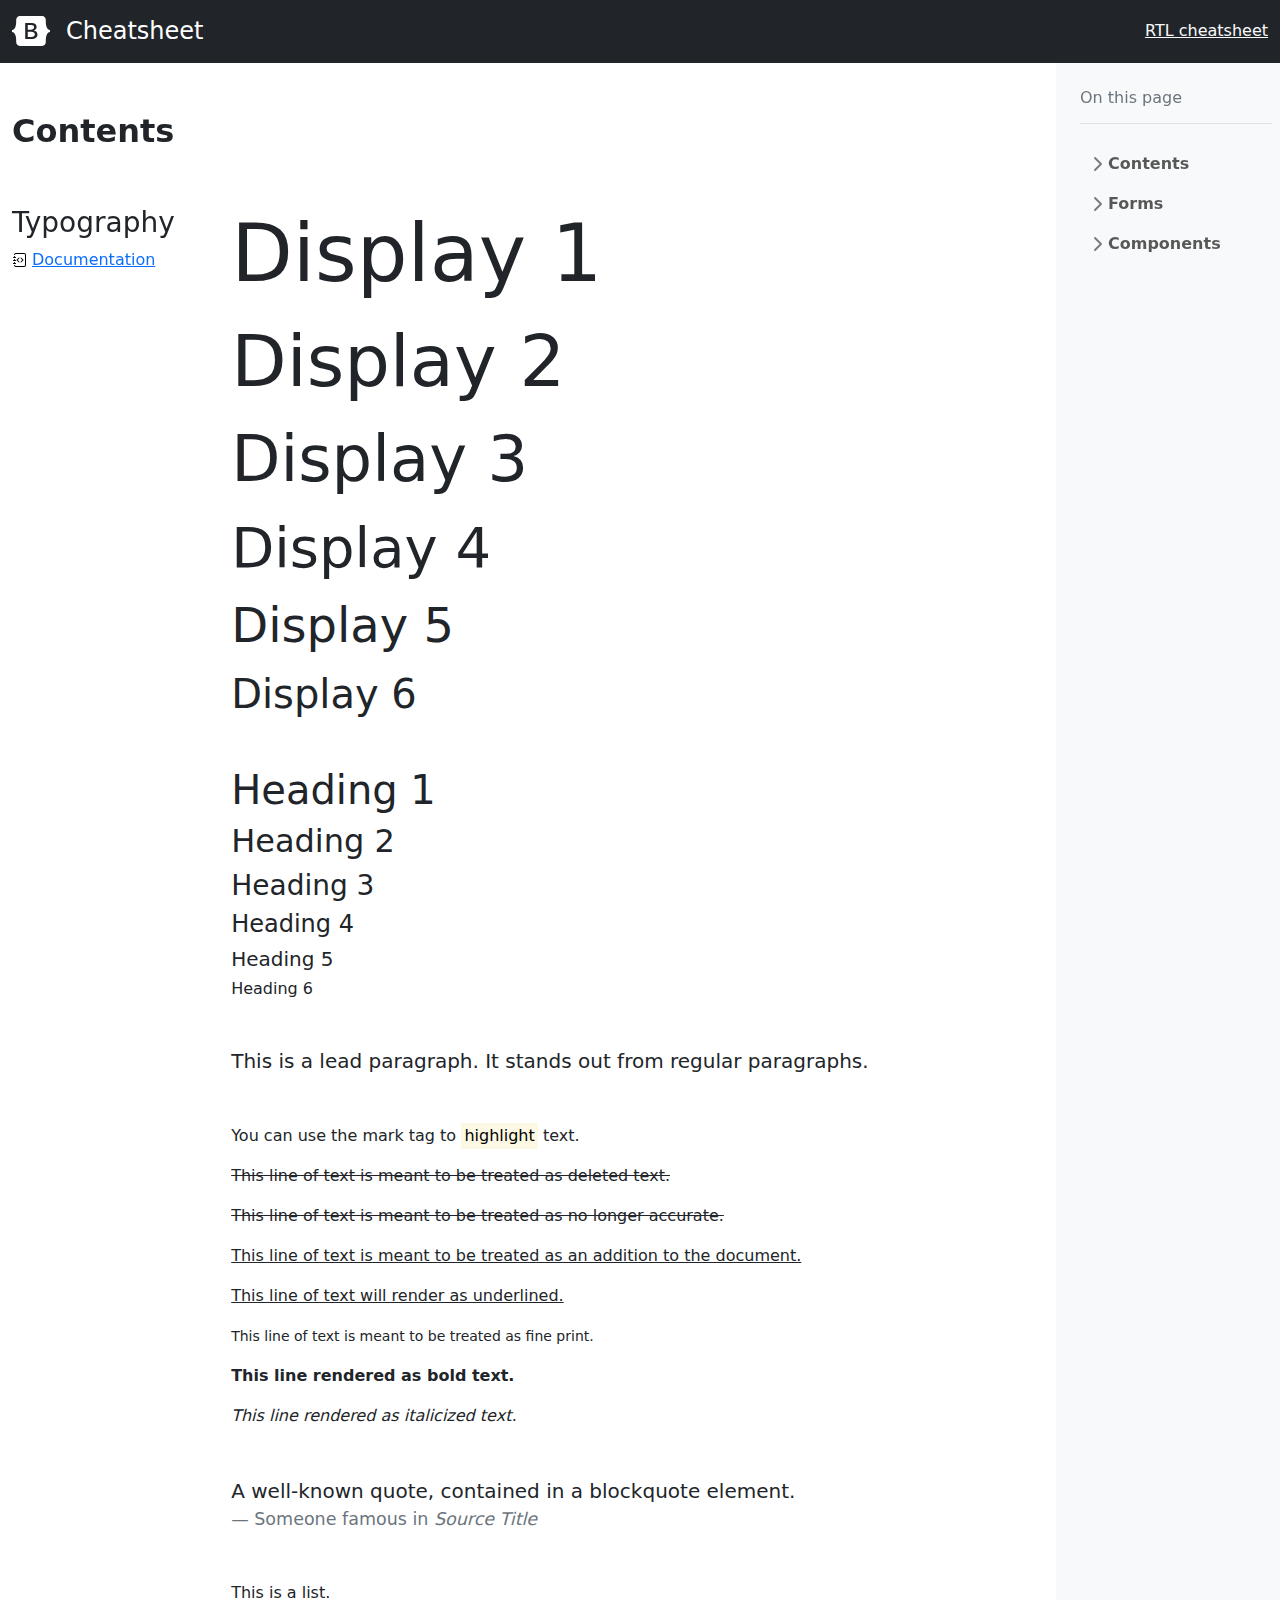
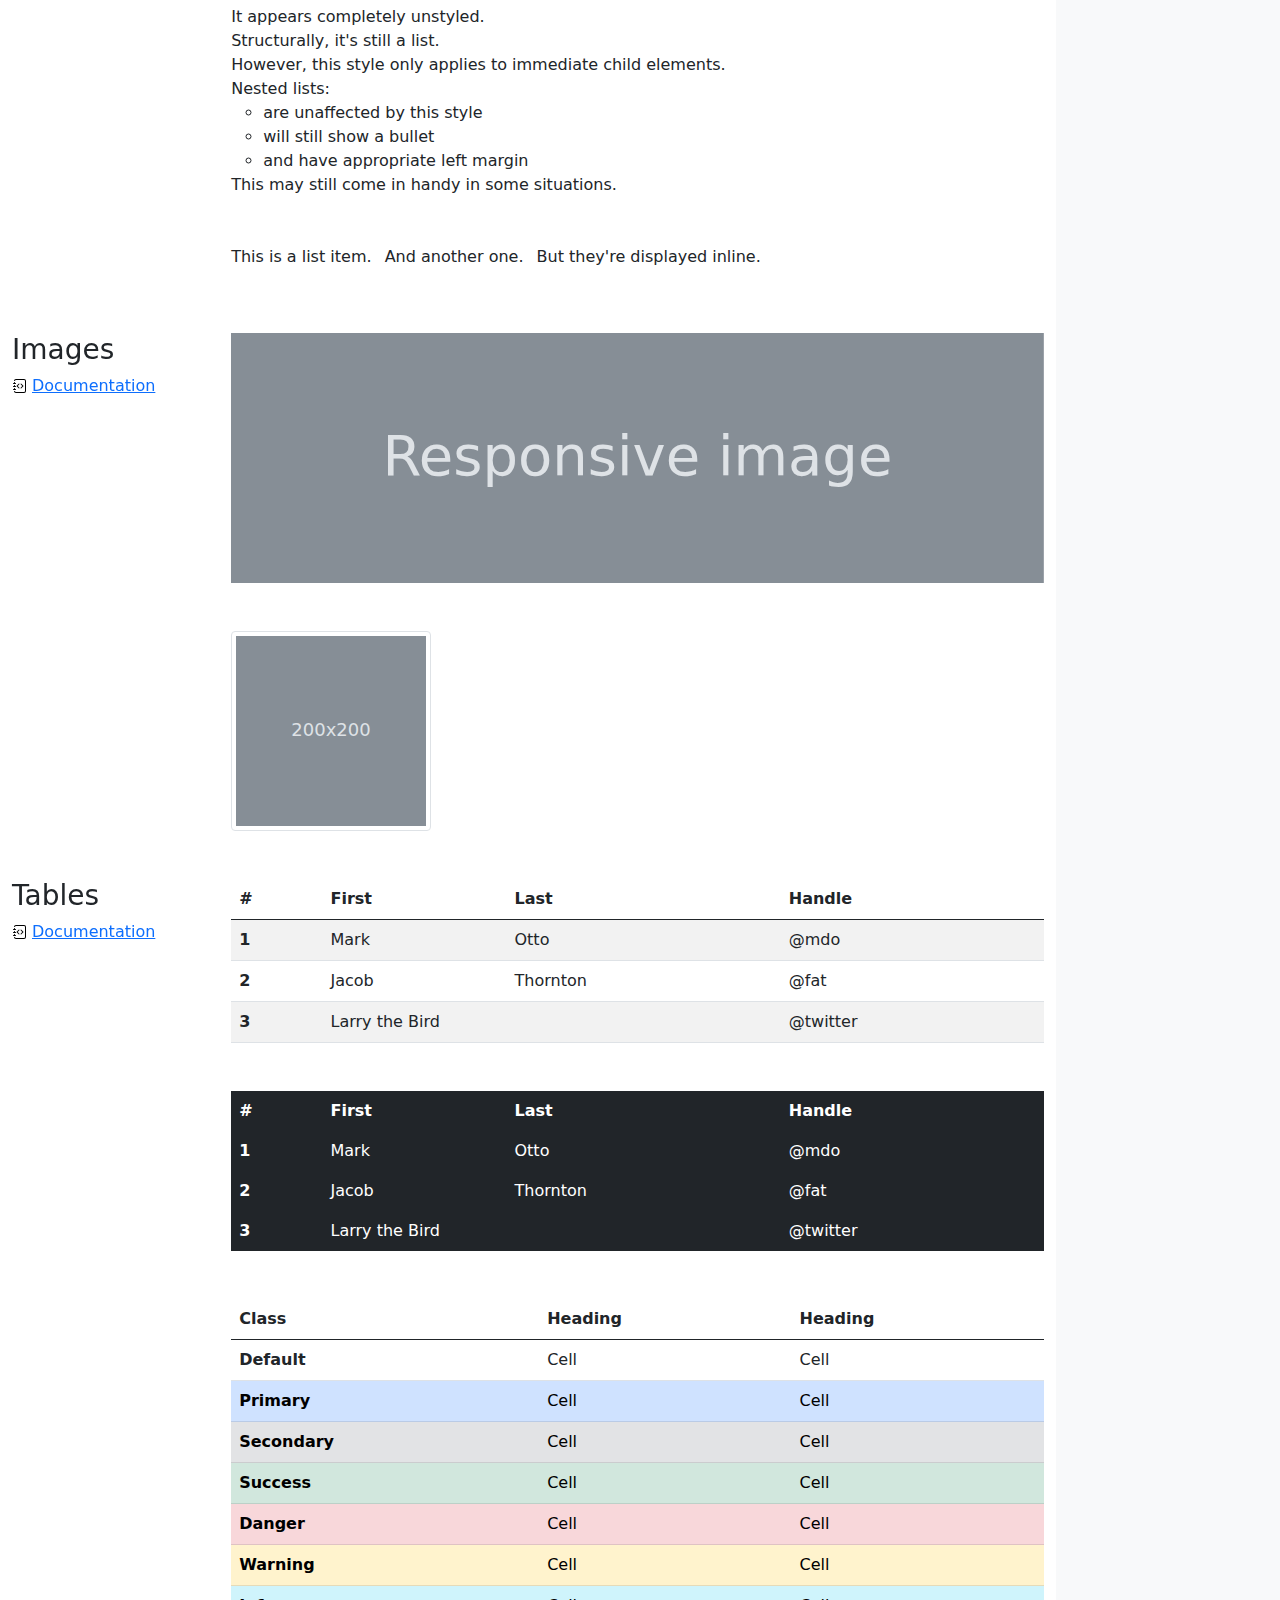
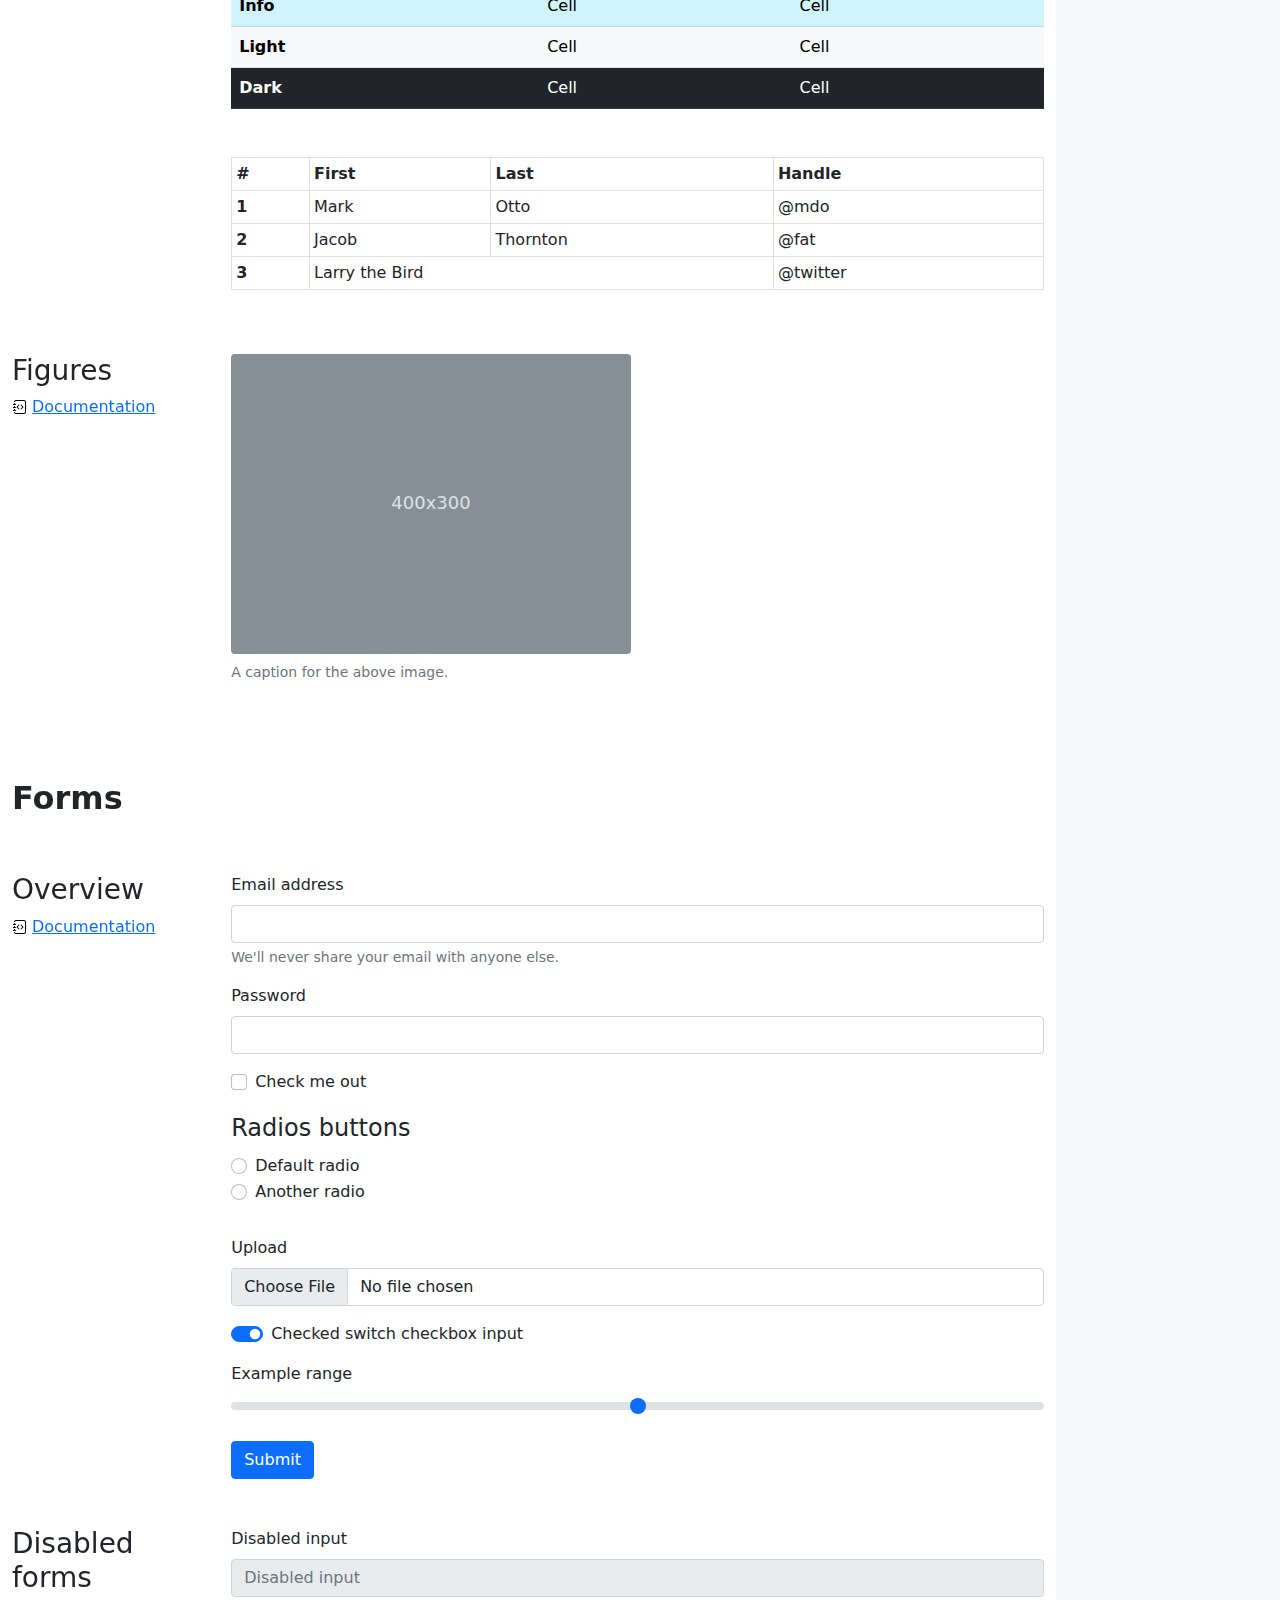
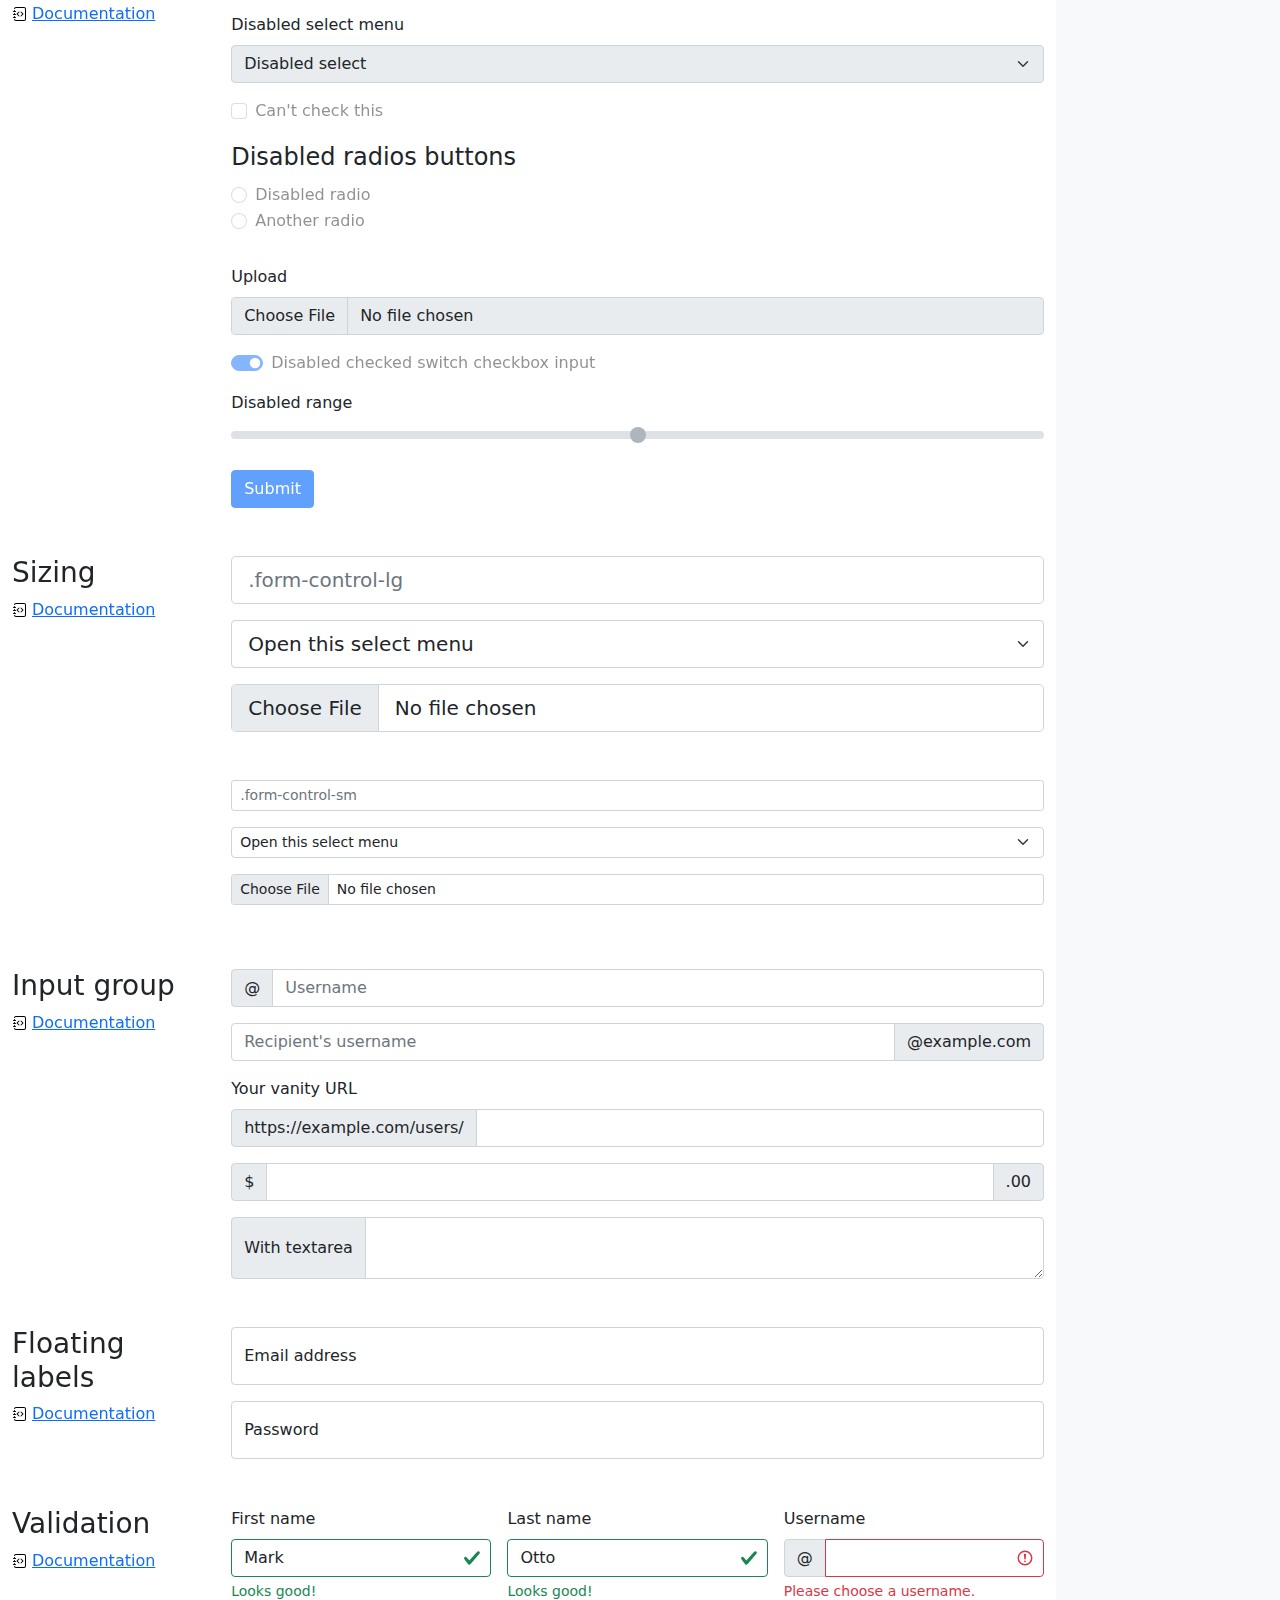
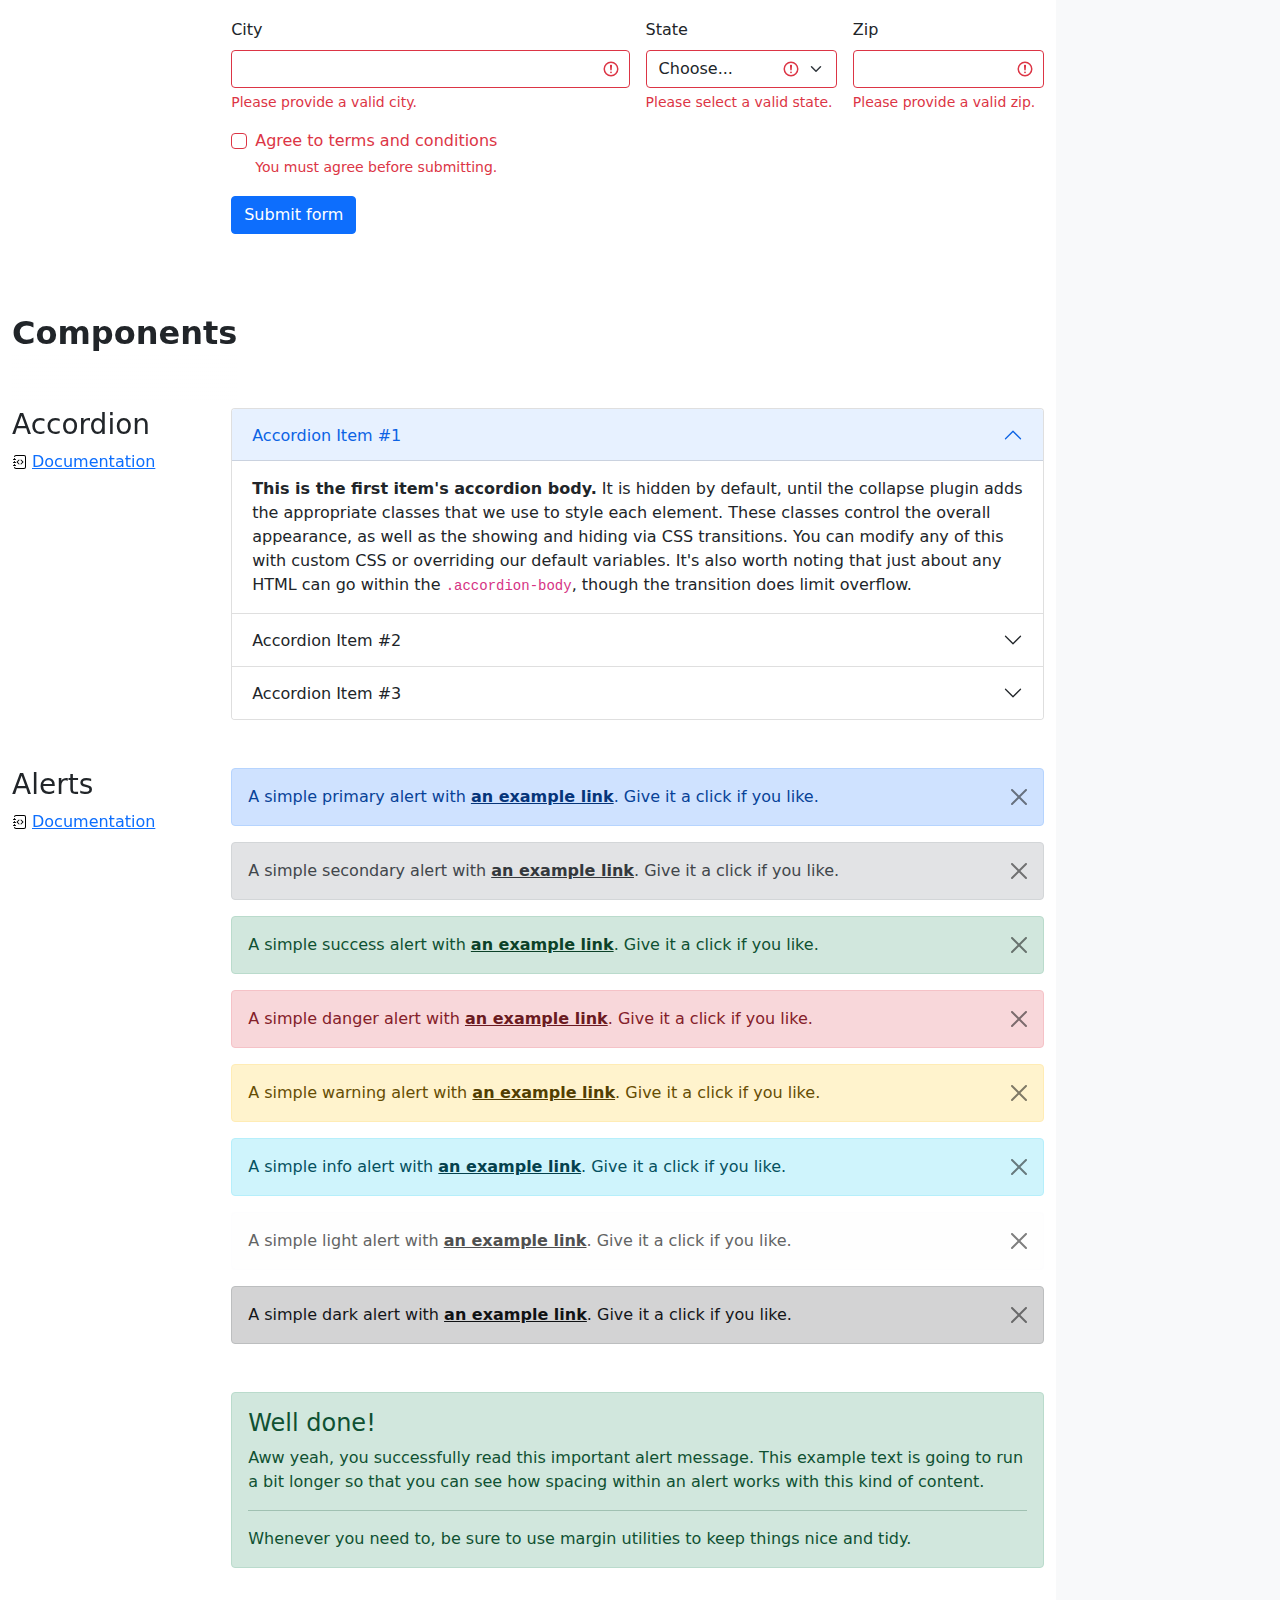
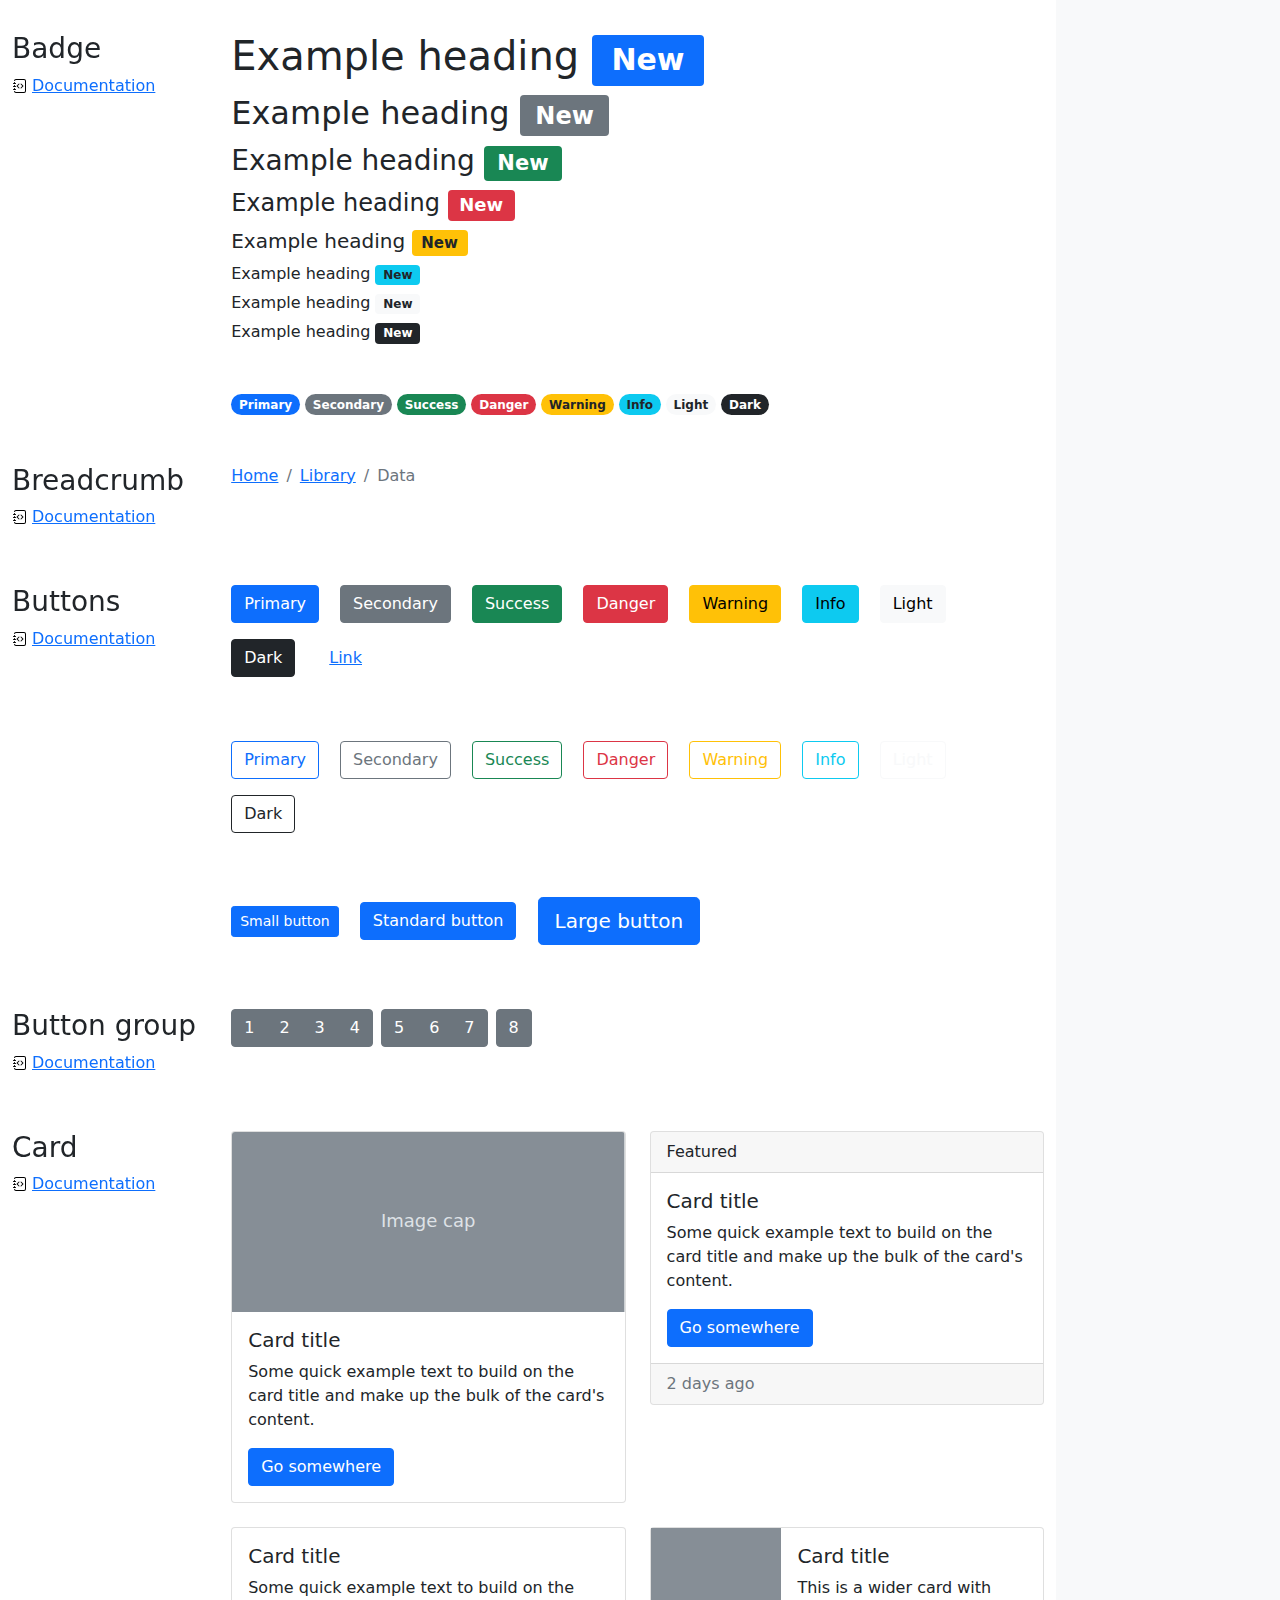
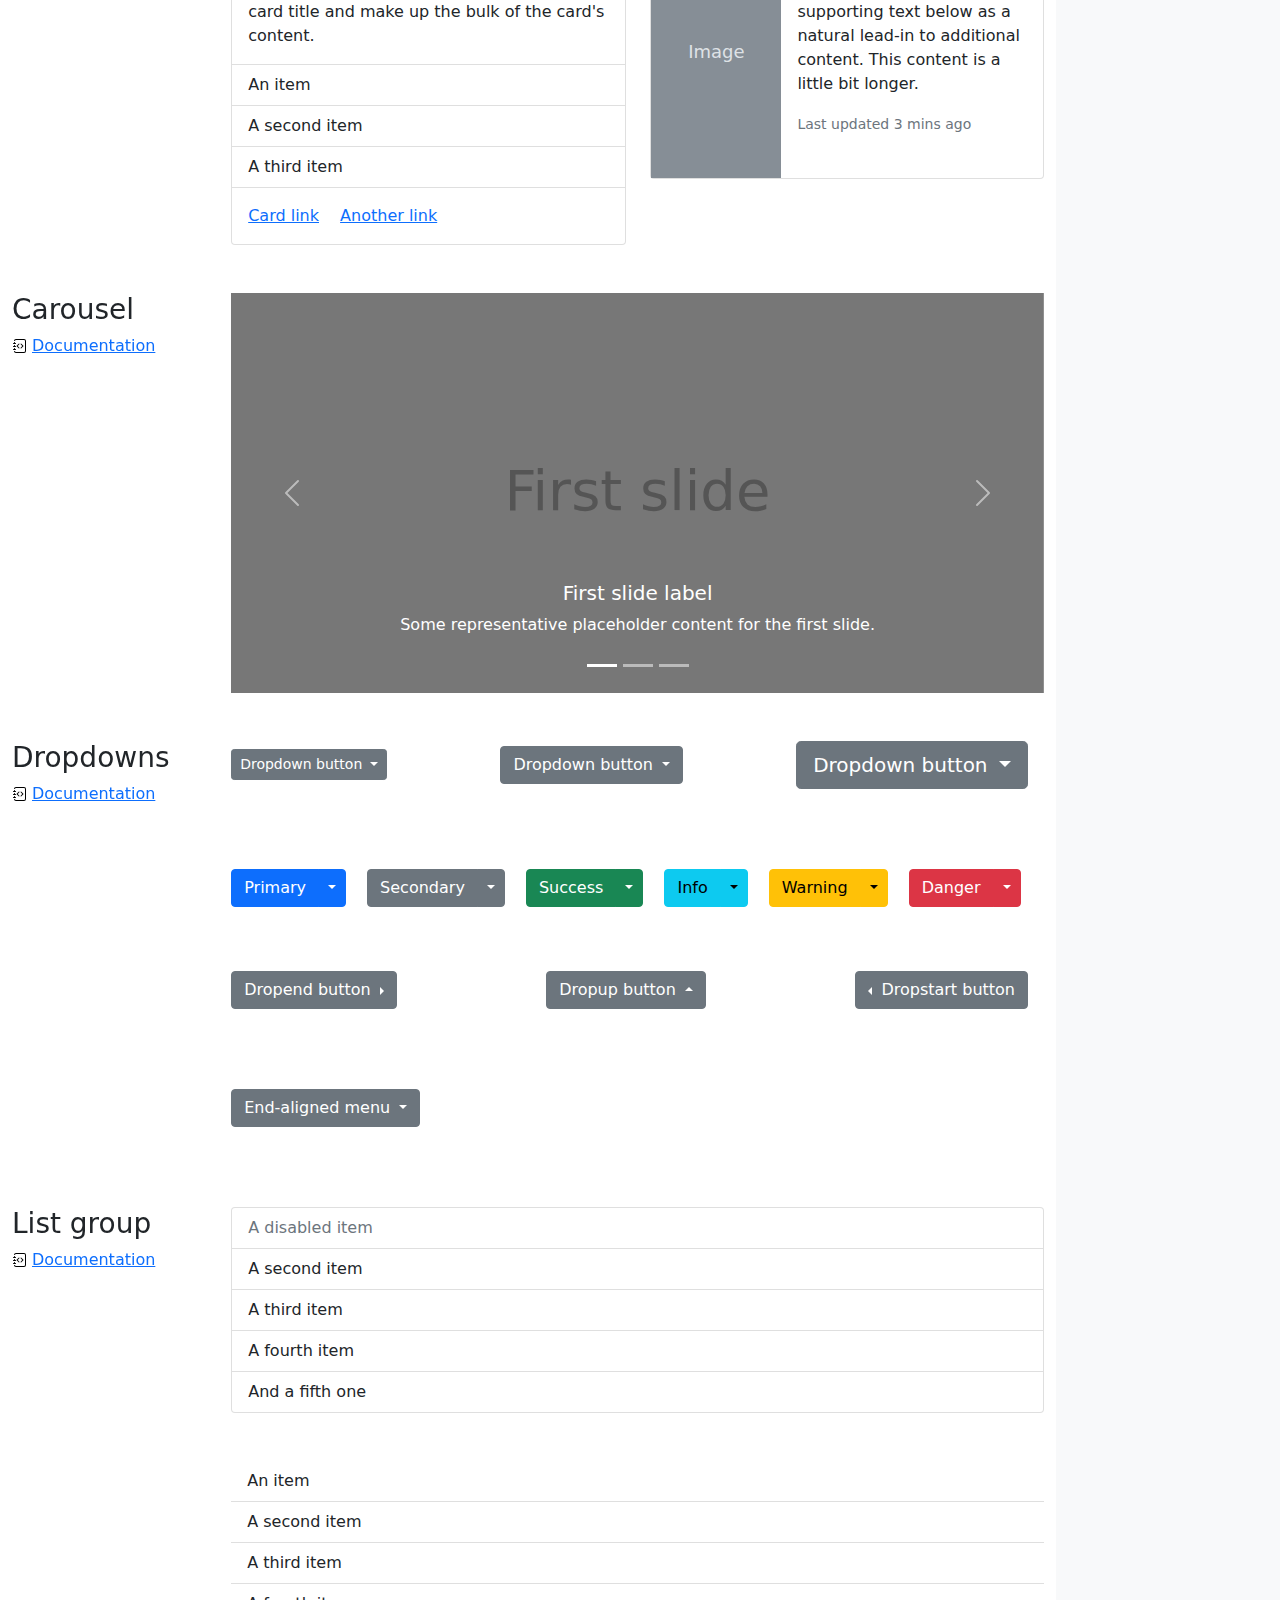
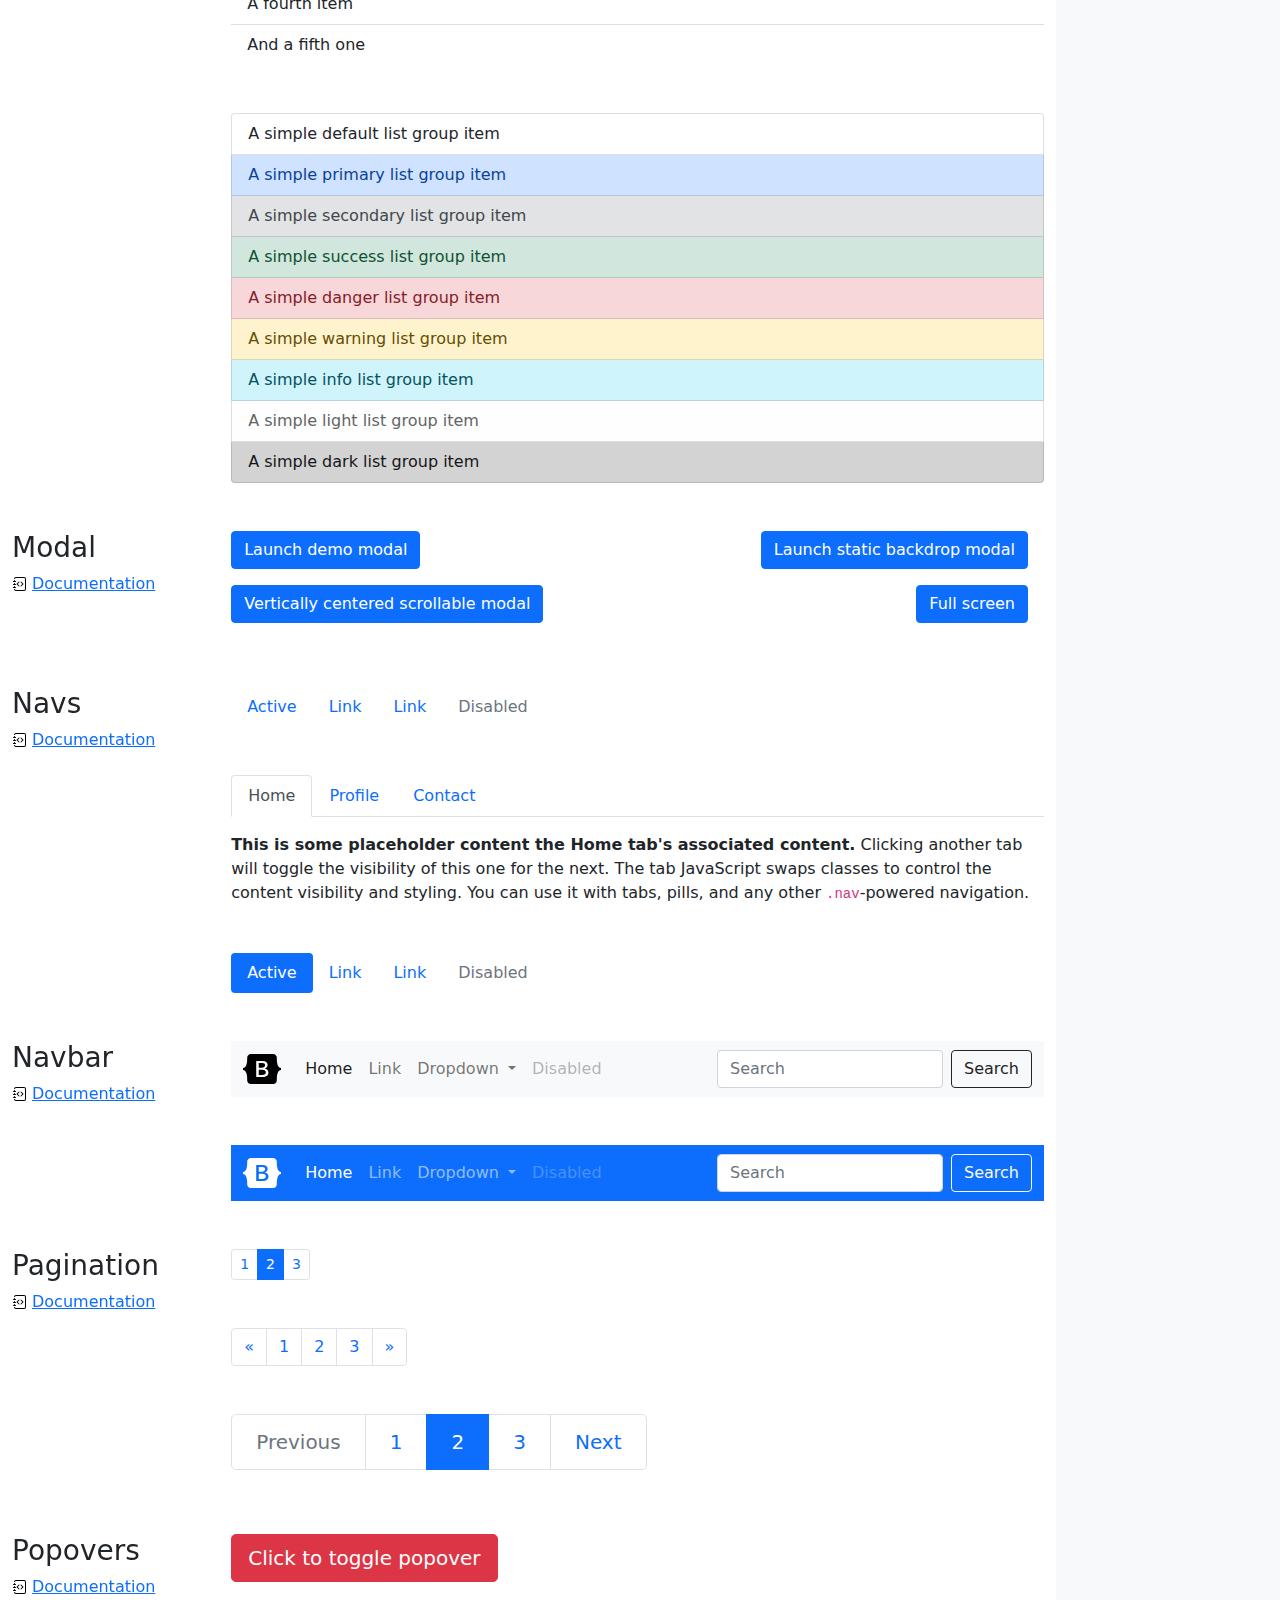
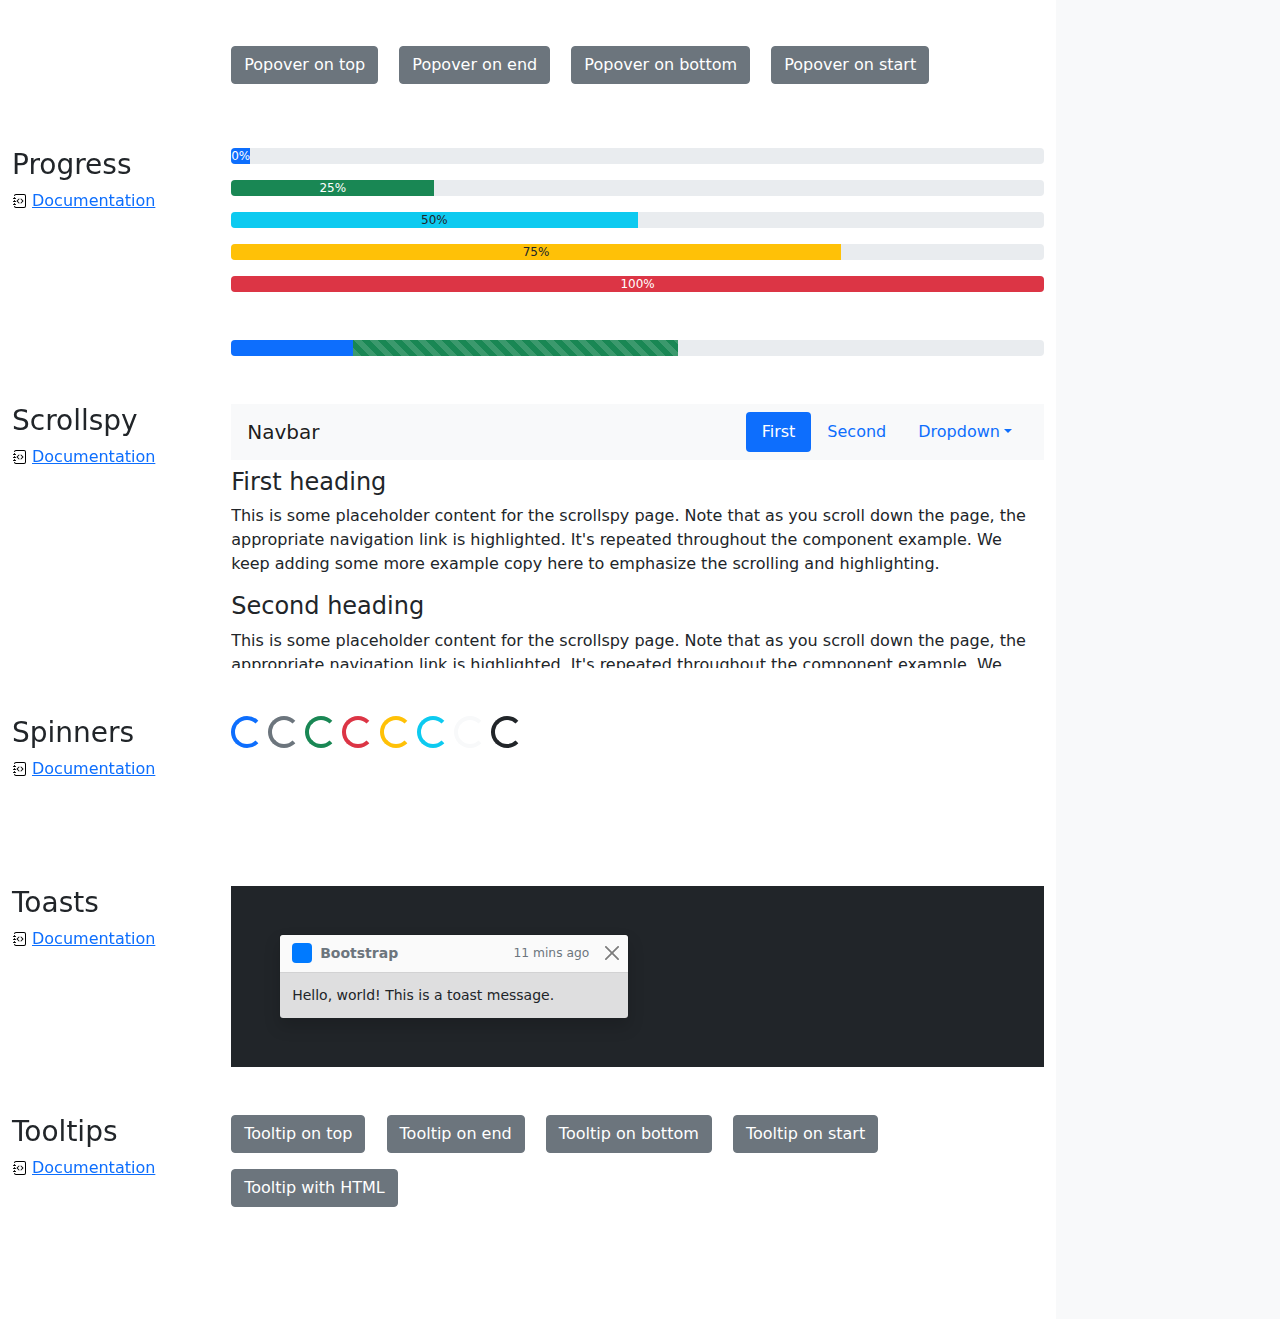
<file: teoria/esempi bootstrap/cheatsheet/index.html>
<!doctype html>
<html lang="en">
  <head>
    <meta charset="utf-8">
    <meta name="viewport" content="width=device-width, initial-scale=1">
    <meta name="description" content="">
    <meta name="author" content="Mark Otto, Jacob Thornton, and Bootstrap contributors">
    <meta name="generator" content="Hugo 0.84.0">
    <title>Cheatsheet · Bootstrap v5.0</title>

    <link rel="canonical" href="https://getbootstrap.com/docs/5.0/examples/cheatsheet/">

    

    <!-- Bootstrap core CSS -->
<link href="../assets/dist/css/bootstrap.min.css" rel="stylesheet">

    <style>
      .bd-placeholder-img {
        font-size: 1.125rem;
        text-anchor: middle;
        -webkit-user-select: none;
        -moz-user-select: none;
        user-select: none;
      }

      @media (min-width: 768px) {
        .bd-placeholder-img-lg {
          font-size: 3.5rem;
        }
      }
    </style>

    
    <!-- Custom styles for this template -->
    <link href="cheatsheet.css" rel="stylesheet">
  </head>
  <body class="bg-light">
    
<header class="bd-header bg-dark py-3 d-flex align-items-stretch border-bottom border-dark">
  <div class="container-fluid d-flex align-items-center">
    <h1 class="d-flex align-items-center fs-4 text-white mb-0">
      <img src="../assets/brand/bootstrap-logo-white.svg" width="38" height="30" class="me-3" alt="Bootstrap">
      Cheatsheet
    </h1>
    <a href="../examples/cheatsheet-rtl/" class="ms-auto link-light" hreflang="ar">RTL cheatsheet</a>
  </div>
</header>
<aside class="bd-aside sticky-xl-top text-muted align-self-start mb-3 mb-xl-5 px-2">
  <h2 class="h6 pt-4 pb-3 mb-4 border-bottom">On this page</h2>
  <nav class="small" id="toc">
    <ul class="list-unstyled">
      <li class="my-2">
        <button class="btn d-inline-flex align-items-center collapsed" data-bs-toggle="collapse" aria-expanded="false" data-bs-target="#contents-collapse" aria-controls="contents-collapse">Contents</button>
        <ul class="list-unstyled ps-3 collapse" id="contents-collapse">
          <li><a class="d-inline-flex align-items-center rounded" href="#typography">Typography</a></li>
          <li><a class="d-inline-flex align-items-center rounded" href="#images">Images</a></li>
          <li><a class="d-inline-flex align-items-center rounded" href="#tables">Tables</a></li>
          <li><a class="d-inline-flex align-items-center rounded" href="#figures">Figures</a></li>
        </ul>
      </li>
      <li class="my-2">
        <button class="btn d-inline-flex align-items-center collapsed" data-bs-toggle="collapse" aria-expanded="false" data-bs-target="#forms-collapse" aria-controls="forms-collapse">Forms</button>
        <ul class="list-unstyled ps-3 collapse" id="forms-collapse">
          <li><a class="d-inline-flex align-items-center rounded" href="#overview">Overview</a></li>
          <li><a class="d-inline-flex align-items-center rounded" href="#disabled-forms">Disabled forms</a></li>
          <li><a class="d-inline-flex align-items-center rounded" href="#sizing">Sizing</a></li>
          <li><a class="d-inline-flex align-items-center rounded" href="#input-group">Input group</a></li>
          <li><a class="d-inline-flex align-items-center rounded" href="#floating-labels">Floating labels</a></li>
          <li><a class="d-inline-flex align-items-center rounded" href="#validation">Validation</a></li>
        </ul>
      </li>
      <li class="my-2">
        <button class="btn d-inline-flex align-items-center collapsed" data-bs-toggle="collapse" aria-expanded="false" data-bs-target="#components-collapse" aria-controls="components-collapse">Components</button>
        <ul class="list-unstyled ps-3 collapse" id="components-collapse">
          <li><a class="d-inline-flex align-items-center rounded" href="#accordion">Accordion</a></li>
          <li><a class="d-inline-flex align-items-center rounded" href="#alerts">Alerts</a></li>
          <li><a class="d-inline-flex align-items-center rounded" href="#badge">Badge</a></li>
          <li><a class="d-inline-flex align-items-center rounded" href="#breadcrumb">Breadcrumb</a></li>
          <li><a class="d-inline-flex align-items-center rounded" href="#buttons">Buttons</a></li>
          <li><a class="d-inline-flex align-items-center rounded" href="#button-group">Button group</a></li>
          <li><a class="d-inline-flex align-items-center rounded" href="#card">Card</a></li>
          <li><a class="d-inline-flex align-items-center rounded" href="#carousel">Carousel</a></li>
          <li><a class="d-inline-flex align-items-center rounded" href="#dropdowns">Dropdowns</a></li>
          <li><a class="d-inline-flex align-items-center rounded" href="#list-group">List group</a></li>
          <li><a class="d-inline-flex align-items-center rounded" href="#modal">Modal</a></li>
          <li><a class="d-inline-flex align-items-center rounded" href="#navs">Navs</a></li>
          <li><a class="d-inline-flex align-items-center rounded" href="#navbar">Navbar</a></li>
          <li><a class="d-inline-flex align-items-center rounded" href="#pagination">Pagination</a></li>
          <li><a class="d-inline-flex align-items-center rounded" href="#popovers">Popovers</a></li>
          <li><a class="d-inline-flex align-items-center rounded" href="#progress">Progress</a></li>
          <li><a class="d-inline-flex align-items-center rounded" href="#scrollspy">Scrollspy</a></li>
          <li><a class="d-inline-flex align-items-center rounded" href="#spinners">Spinners</a></li>
          <li><a class="d-inline-flex align-items-center rounded" href="#toasts">Toasts</a></li>
          <li><a class="d-inline-flex align-items-center rounded" href="#tooltips">Tooltips</a></li>
        </ul>
      </li>
    </ul>
  </nav>
</aside>
<div class="bd-cheatsheet container-fluid bg-body">
  <section id="content">
    <h2 class="sticky-xl-top fw-bold pt-3 pt-xl-5 pb-2 pb-xl-3">Contents</h2>

    <article class="my-3" id="typography">
      <div class="bd-heading sticky-xl-top align-self-start mt-5 mb-3 mt-xl-0 mb-xl-2">
        <h3>Typography</h3>
        <a class="d-flex align-items-center" href="../content/typography/">Documentation</a>
      </div>

      <div>
        <div class="bd-example">
        <p class="display-1">Display 1</p>
        <p class="display-2">Display 2</p>
        <p class="display-3">Display 3</p>
        <p class="display-4">Display 4</p>
        <p class="display-5">Display 5</p>
        <p class="display-6">Display 6</p>
        </div>

        <div class="bd-example">
        <p class="h1">Heading 1</p>
        <p class="h2">Heading 2</p>
        <p class="h3">Heading 3</p>
        <p class="h4">Heading 4</p>
        <p class="h5">Heading 5</p>
        <p class="h6">Heading 6</p>
        </div>

        <div class="bd-example">
        <p class="lead">
          This is a lead paragraph. It stands out from regular paragraphs.
        </p>
        </div>

        <div class="bd-example">
        <p>You can use the mark tag to <mark>highlight</mark> text.</p>
        <p><del>This line of text is meant to be treated as deleted text.</del></p>
        <p><s>This line of text is meant to be treated as no longer accurate.</s></p>
        <p><ins>This line of text is meant to be treated as an addition to the document.</ins></p>
        <p><u>This line of text will render as underlined.</u></p>
        <p><small>This line of text is meant to be treated as fine print.</small></p>
        <p><strong>This line rendered as bold text.</strong></p>
        <p><em>This line rendered as italicized text.</em></p>
        </div>

        <div class="bd-example">
        <blockquote class="blockquote">
          <p>A well-known quote, contained in a blockquote element.</p>
          <footer class="blockquote-footer">Someone famous in <cite title="Source Title">Source Title</cite></footer>
        </blockquote>
        </div>

        <div class="bd-example">
        <ul class="list-unstyled">
          <li>This is a list.</li>
          <li>It appears completely unstyled.</li>
          <li>Structurally, it's still a list.</li>
          <li>However, this style only applies to immediate child elements.</li>
          <li>Nested lists:
            <ul>
              <li>are unaffected by this style</li>
              <li>will still show a bullet</li>
              <li>and have appropriate left margin</li>
            </ul>
          </li>
          <li>This may still come in handy in some situations.</li>
        </ul>
        </div>

        <div class="bd-example">
        <ul class="list-inline">
          <li class="list-inline-item">This is a list item.</li>
          <li class="list-inline-item">And another one.</li>
          <li class="list-inline-item">But they're displayed inline.</li>
        </ul>
        </div>
      </div>
    </article>
    <article class="my-3" id="images">
      <div class="bd-heading sticky-xl-top align-self-start mt-5 mb-3 mt-xl-0 mb-xl-2">
        <h3>Images</h3>
        <a class="d-flex align-items-center" href="../content/images/">Documentation</a>
      </div>

      <div>
        <div class="bd-example">
        <svg class="bd-placeholder-img bd-placeholder-img-lg img-fluid" width="100%" height="250" xmlns="http://www.w3.org/2000/svg" role="img" aria-label="Placeholder: Responsive image" preserveAspectRatio="xMidYMid slice" focusable="false"><title>Placeholder</title><rect width="100%" height="100%" fill="#868e96"/><text x="50%" y="50%" fill="#dee2e6" dy=".3em">Responsive image</text></svg>

        </div>

        <div class="bd-example">
        <svg class="bd-placeholder-img img-thumbnail" width="200" height="200" xmlns="http://www.w3.org/2000/svg" role="img" aria-label="A generic square placeholder image with a white border around it, making it resemble a photograph taken with an old instant camera: 200x200" preserveAspectRatio="xMidYMid slice" focusable="false"><title>A generic square placeholder image with a white border around it, making it resemble a photograph taken with an old instant camera</title><rect width="100%" height="100%" fill="#868e96"/><text x="50%" y="50%" fill="#dee2e6" dy=".3em">200x200</text></svg>

        </div>
      </div>
    </article>
    <article class="my-3" id="tables">
      <div class="bd-heading sticky-xl-top align-self-start mt-5 mb-3 mt-xl-0 mb-xl-2">
        <h3>Tables</h3>
        <a class="d-flex align-items-center" href="../content/tables/">Documentation</a>
      </div>

      <div>
        <div class="bd-example">
        <table class="table table-striped">
          <thead>
          <tr>
            <th scope="col">#</th>
            <th scope="col">First</th>
            <th scope="col">Last</th>
            <th scope="col">Handle</th>
          </tr>
          </thead>
          <tbody>
          <tr>
            <th scope="row">1</th>
            <td>Mark</td>
            <td>Otto</td>
            <td>@mdo</td>
          </tr>
          <tr>
            <th scope="row">2</th>
            <td>Jacob</td>
            <td>Thornton</td>
            <td>@fat</td>
          </tr>
          <tr>
            <th scope="row">3</th>
            <td colspan="2">Larry the Bird</td>
            <td>@twitter</td>
          </tr>
          </tbody>
        </table>
        </div>

        <div class="bd-example">
        <table class="table table-dark table-borderless">
          <thead>
          <tr>
            <th scope="col">#</th>
            <th scope="col">First</th>
            <th scope="col">Last</th>
            <th scope="col">Handle</th>
          </tr>
          </thead>
          <tbody>
          <tr>
            <th scope="row">1</th>
            <td>Mark</td>
            <td>Otto</td>
            <td>@mdo</td>
          </tr>
          <tr>
            <th scope="row">2</th>
            <td>Jacob</td>
            <td>Thornton</td>
            <td>@fat</td>
          </tr>
          <tr>
            <th scope="row">3</th>
            <td colspan="2">Larry the Bird</td>
            <td>@twitter</td>
          </tr>
          </tbody>
        </table>
        </div>

        <div class="bd-example">
        <table class="table table-hover">
          <thead>
          <tr>
            <th scope="col">Class</th>
            <th scope="col">Heading</th>
            <th scope="col">Heading</th>
          </tr>
          </thead>
          <tbody>
          <tr>
            <th scope="row">Default</th>
            <td>Cell</td>
            <td>Cell</td>
          </tr>
          
          <tr class="table-primary">
            <th scope="row">Primary</th>
            <td>Cell</td>
            <td>Cell</td>
          </tr>
          <tr class="table-secondary">
            <th scope="row">Secondary</th>
            <td>Cell</td>
            <td>Cell</td>
          </tr>
          <tr class="table-success">
            <th scope="row">Success</th>
            <td>Cell</td>
            <td>Cell</td>
          </tr>
          <tr class="table-danger">
            <th scope="row">Danger</th>
            <td>Cell</td>
            <td>Cell</td>
          </tr>
          <tr class="table-warning">
            <th scope="row">Warning</th>
            <td>Cell</td>
            <td>Cell</td>
          </tr>
          <tr class="table-info">
            <th scope="row">Info</th>
            <td>Cell</td>
            <td>Cell</td>
          </tr>
          <tr class="table-light">
            <th scope="row">Light</th>
            <td>Cell</td>
            <td>Cell</td>
          </tr>
          <tr class="table-dark">
            <th scope="row">Dark</th>
            <td>Cell</td>
            <td>Cell</td>
          </tr>
          </tbody>
        </table>
        </div>

        <div class="bd-example">
        <table class="table table-sm table-bordered">
          <thead>
          <tr>
            <th scope="col">#</th>
            <th scope="col">First</th>
            <th scope="col">Last</th>
            <th scope="col">Handle</th>
          </tr>
          </thead>
          <tbody>
          <tr>
            <th scope="row">1</th>
            <td>Mark</td>
            <td>Otto</td>
            <td>@mdo</td>
          </tr>
          <tr>
            <th scope="row">2</th>
            <td>Jacob</td>
            <td>Thornton</td>
            <td>@fat</td>
          </tr>
          <tr>
            <th scope="row">3</th>
            <td colspan="2">Larry the Bird</td>
            <td>@twitter</td>
          </tr>
          </tbody>
        </table>
        </div>
      </div>
    </article>
    <article class="my-3" id="figures">
      <div class="bd-heading sticky-xl-top align-self-start mt-5 mb-3 mt-xl-0 mb-xl-2">
        <h3>Figures</h3>
        <a class="d-flex align-items-center" href="../content/figures/">Documentation</a>
      </div>

      <div>
        <div class="bd-example">
        <figure class="figure">
          <svg class="bd-placeholder-img figure-img img-fluid rounded" width="400" height="300" xmlns="http://www.w3.org/2000/svg" role="img" aria-label="Placeholder: 400x300" preserveAspectRatio="xMidYMid slice" focusable="false"><title>Placeholder</title><rect width="100%" height="100%" fill="#868e96"/><text x="50%" y="50%" fill="#dee2e6" dy=".3em">400x300</text></svg>

          <figcaption class="figure-caption">A caption for the above image.</figcaption>
        </figure>
        </div>
      </div>
    </article>
  </section>

  <section id="forms">
    <h2 class="sticky-xl-top fw-bold pt-3 pt-xl-5 pb-2 pb-xl-3">Forms</h2>

    <article class="my-3" id="overview">
      <div class="bd-heading sticky-xl-top align-self-start mt-5 mb-3 mt-xl-0 mb-xl-2">
        <h3>Overview</h3>
        <a class="d-flex align-items-center" href="../forms/overview/">Documentation</a>
      </div>

      <div>
        <div class="bd-example">
        <form>
          <div class="mb-3">
            <label for="exampleInputEmail1" class="form-label">Email address</label>
            <input type="email" class="form-control" id="exampleInputEmail1" aria-describedby="emailHelp">
            <div id="emailHelp" class="form-text">We'll never share your email with anyone else.</div>
          </div>
          <div class="mb-3">
            <label for="exampleInputPassword1" class="form-label">Password</label>
            <input type="password" class="form-control" id="exampleInputPassword1">
          </div>
          <div class="mb-3 form-check">
            <input type="checkbox" class="form-check-input" id="exampleCheck1">
            <label class="form-check-label" for="exampleCheck1">Check me out</label>
          </div>
          <fieldset class="mb-3">
            <legend>Radios buttons</legend>
            <div class="form-check">
              <input type="radio" name="radios" class="form-check-input" id="exampleRadio1">
              <label class="form-check-label" for="exampleRadio1">Default radio</label>
            </div>
            <div class="mb-3 form-check">
              <input type="radio" name="radios" class="form-check-input" id="exampleRadio2">
              <label class="form-check-label" for="exampleRadio2">Another radio</label>
            </div>
          </fieldset>
          <div class="mb-3">
            <label class="form-label" for="customFile">Upload</label>
            <input type="file" class="form-control" id="customFile">
          </div>
          <div class="mb-3 form-check form-switch">
            <input class="form-check-input" type="checkbox" id="flexSwitchCheckChecked" checked>
            <label class="form-check-label" for="flexSwitchCheckChecked">Checked switch checkbox input</label>
          </div>
          <div class="mb-3">
            <label for="customRange3" class="form-label">Example range</label>
            <input type="range" class="form-range" min="0" max="5" step="0.5" id="customRange3">
          </div>
          <button type="submit" class="btn btn-primary">Submit</button>
        </form>
        </div>
      </div>
    </article>
    <article class="my-3" id="disabled-forms">
      <div class="bd-heading sticky-xl-top align-self-start mt-5 mb-3 mt-xl-0 mb-xl-2">
        <h3>Disabled forms</h3>
        <a class="d-flex align-items-center" href="../forms/overview/#disabled-forms">Documentation</a>
      </div>

      <div>
        <div class="bd-example">
        <form>
          <fieldset disabled aria-label="Disabled fieldset example">
            <div class="mb-3">
              <label for="disabledTextInput" class="form-label">Disabled input</label>
              <input type="text" id="disabledTextInput" class="form-control" placeholder="Disabled input">
            </div>
            <div class="mb-3">
              <label for="disabledSelect" class="form-label">Disabled select menu</label>
              <select id="disabledSelect" class="form-select">
                <option>Disabled select</option>
              </select>
            </div>
            <div class="mb-3">
              <div class="form-check">
                <input class="form-check-input" type="checkbox" id="disabledFieldsetCheck" disabled>
                <label class="form-check-label" for="disabledFieldsetCheck">
                  Can't check this
                </label>
              </div>
            </div>
            <fieldset class="mb-3">
              <legend>Disabled radios buttons</legend>
              <div class="form-check">
                <input type="radio" name="radios" class="form-check-input" id="disabledRadio1" disabled>
                <label class="form-check-label" for="disabledRadio1">Disabled radio</label>
              </div>
              <div class="mb-3 form-check">
                <input type="radio" name="radios" class="form-check-input" id="disabledRadio2" disabled>
                <label class="form-check-label" for="disabledRadio2">Another radio</label>
              </div>
            </fieldset>
            <div class="mb-3">
              <label class="form-label" for="disabledCustomFile">Upload</label>
              <input type="file" class="form-control" id="disabledCustomFile" disabled>
            </div>
            <div class="mb-3 form-check form-switch">
              <input class="form-check-input" type="checkbox" id="disabledSwitchCheckChecked" checked disabled>
              <label class="form-check-label" for="disabledSwitchCheckChecked">Disabled checked switch checkbox input</label>
            </div>
            <div class="mb-3">
              <label for="disabledRange" class="form-label">Disabled range</label>
              <input type="range" class="form-range" min="0" max="5" step="0.5" id="disabledRange">
            </div>
            <button type="submit" class="btn btn-primary">Submit</button>
          </fieldset>
        </form>
        </div>
      </div>
    </article>
    <article class="my-3" id="sizing">
      <div class="bd-heading sticky-xl-top align-self-start mt-5 mb-3 mt-xl-0 mb-xl-2">
        <h3>Sizing</h3>
        <a class="d-flex align-items-center" href="../forms/form-control/#sizing">Documentation</a>
      </div>

      <div>
        <div class="bd-example">
        <div class="mb-3">
          <input class="form-control form-control-lg" type="text" placeholder=".form-control-lg" aria-label=".form-control-lg example">
        </div>
        <div class="mb-3">
          <select class="form-select form-select-lg mb-3" aria-label=".form-select-lg example">
            <option selected>Open this select menu</option>
            <option value="1">One</option>
            <option value="2">Two</option>
            <option value="3">Three</option>
          </select>
        </div>
        <div class="mb-3">
          <input type="file" class="form-control form-control-lg" aria-label="Large file input example">
        </div>
        </div>

        <div class="bd-example">
        <div class="mb-3">
          <input class="form-control form-control-sm" type="text" placeholder=".form-control-sm" aria-label=".form-control-sm example">
        </div>
        <div class="mb-3">
          <select class="form-select form-select-sm" aria-label=".form-select-sm example">
            <option selected>Open this select menu</option>
            <option value="1">One</option>
            <option value="2">Two</option>
            <option value="3">Three</option>
          </select>
        </div>
        <div class="mb-3">
          <input type="file" class="form-control form-control-sm" aria-label="Small file input example">
        </div>
        </div>
      </div>
    </article>
    <article class="my-3" id="input-group">
      <div class="bd-heading sticky-xl-top align-self-start mt-5 mb-3 mt-xl-0 mb-xl-2">
        <h3>Input group</h3>
        <a class="d-flex align-items-center" href="../forms/input-group/">Documentation</a>
      </div>

      <div>
        <div class="bd-example">
        <div class="input-group mb-3">
          <span class="input-group-text" id="basic-addon1">@</span>
          <input type="text" class="form-control" placeholder="Username" aria-label="Username" aria-describedby="basic-addon1">
        </div>
        <div class="input-group mb-3">
          <input type="text" class="form-control" placeholder="Recipient's username" aria-label="Recipient's username" aria-describedby="basic-addon2">
          <span class="input-group-text" id="basic-addon2">@example.com</span>
        </div>
        <label for="basic-url" class="form-label">Your vanity URL</label>
        <div class="input-group mb-3">
          <span class="input-group-text" id="basic-addon3">https://example.com/users/</span>
          <input type="text" class="form-control" id="basic-url" aria-describedby="basic-addon3">
        </div>
        <div class="input-group mb-3">
          <span class="input-group-text">$</span>
          <input type="text" class="form-control" aria-label="Amount (to the nearest dollar)">
          <span class="input-group-text">.00</span>
        </div>
        <div class="input-group">
          <span class="input-group-text">With textarea</span>
          <textarea class="form-control" aria-label="With textarea"></textarea>
        </div>
        </div>
      </div>
    </article>
    <article class="my-3" id="floating-labels">
      <div class="bd-heading sticky-xl-top align-self-start mt-5 mb-3 mt-xl-0 mb-xl-2">
        <h3>Floating labels</h3>
        <a class="d-flex align-items-center" href="../forms/floating-labels/">Documentation</a>
      </div>

      <div>
        <div class="bd-example">
        <form>
          <div class="form-floating mb-3">
            <input type="email" class="form-control" id="floatingInput" placeholder="name@example.com">
            <label for="floatingInput">Email address</label>
          </div>
          <div class="form-floating">
            <input type="password" class="form-control" id="floatingPassword" placeholder="Password">
            <label for="floatingPassword">Password</label>
          </div>
        </form>
        </div>
      </div>
    </article>
    <article class="my-3" id="validation">
      <div class="bd-heading sticky-xl-top align-self-start mt-5 mb-3 mt-xl-0 mb-xl-2">
        <h3>Validation</h3>
        <a class="d-flex align-items-center" href="../forms/validation/">Documentation</a>
      </div>

      <div>
        <div class="bd-example">
        <form class="row g-3">
          <div class="col-md-4">
            <label for="validationServer01" class="form-label">First name</label>
            <input type="text" class="form-control is-valid" id="validationServer01" value="Mark" required>
            <div class="valid-feedback">
              Looks good!
            </div>
          </div>
          <div class="col-md-4">
            <label for="validationServer02" class="form-label">Last name</label>
            <input type="text" class="form-control is-valid" id="validationServer02" value="Otto" required>
            <div class="valid-feedback">
              Looks good!
            </div>
          </div>
          <div class="col-md-4">
            <label for="validationServerUsername" class="form-label">Username</label>
            <div class="input-group has-validation">
              <span class="input-group-text" id="inputGroupPrepend3">@</span>
              <input type="text" class="form-control is-invalid" id="validationServerUsername" aria-describedby="inputGroupPrepend3" required>
              <div class="invalid-feedback">
                Please choose a username.
              </div>
            </div>
          </div>
          <div class="col-md-6">
            <label for="validationServer03" class="form-label">City</label>
            <input type="text" class="form-control is-invalid" id="validationServer03" required>
            <div class="invalid-feedback">
              Please provide a valid city.
            </div>
          </div>
          <div class="col-md-3">
            <label for="validationServer04" class="form-label">State</label>
            <select class="form-select is-invalid" id="validationServer04" required>
              <option selected disabled value="">Choose...</option>
              <option>...</option>
            </select>
            <div class="invalid-feedback">
              Please select a valid state.
            </div>
          </div>
          <div class="col-md-3">
            <label for="validationServer05" class="form-label">Zip</label>
            <input type="text" class="form-control is-invalid" id="validationServer05" required>
            <div class="invalid-feedback">
              Please provide a valid zip.
            </div>
          </div>
          <div class="col-12">
            <div class="form-check">
              <input class="form-check-input is-invalid" type="checkbox" value="" id="invalidCheck3" required>
              <label class="form-check-label" for="invalidCheck3">
                Agree to terms and conditions
              </label>
              <div class="invalid-feedback">
                You must agree before submitting.
              </div>
            </div>
          </div>
          <div class="col-12">
            <button class="btn btn-primary" type="submit">Submit form</button>
          </div>
        </form>
        </div>
      </div>
    </article>
  </section>

  <section id="components">
    <h2 class="sticky-xl-top fw-bold pt-3 pt-xl-5 pb-2 pb-xl-3">Components</h2>

    <article class="my-3" id="accordion">
      <div class="bd-heading sticky-xl-top align-self-start mt-5 mb-3 mt-xl-0 mb-xl-2">
        <h3>Accordion</h3>
        <a class="d-flex align-items-center" href="../components/accordion/">Documentation</a>
      </div>

      <div>
        <div class="bd-example">
        <div class="accordion" id="accordionExample">
          <div class="accordion-item">
            <h4 class="accordion-header" id="headingOne">
              <button class="accordion-button" type="button" data-bs-toggle="collapse" data-bs-target="#collapseOne" aria-expanded="true" aria-controls="collapseOne">
                Accordion Item #1
              </button>
            </h4>
            <div id="collapseOne" class="accordion-collapse collapse show" aria-labelledby="headingOne" data-bs-parent="#accordionExample">
              <div class="accordion-body">
                <strong>This is the first item's accordion body.</strong> It is hidden by default, until the collapse plugin adds the appropriate classes that we use to style each element. These classes control the overall appearance, as well as the showing and hiding via CSS transitions. You can modify any of this with custom CSS or overriding our default variables. It's also worth noting that just about any HTML can go within the <code>.accordion-body</code>, though the transition does limit overflow.
              </div>
            </div>
          </div>
          <div class="accordion-item">
            <h4 class="accordion-header" id="headingTwo">
              <button class="accordion-button collapsed" type="button" data-bs-toggle="collapse" data-bs-target="#collapseTwo" aria-expanded="false" aria-controls="collapseTwo">
                Accordion Item #2
              </button>
            </h4>
            <div id="collapseTwo" class="accordion-collapse collapse" aria-labelledby="headingTwo" data-bs-parent="#accordionExample">
              <div class="accordion-body">
                <strong>This is the second item's accordion body.</strong> It is hidden by default, until the collapse plugin adds the appropriate classes that we use to style each element. These classes control the overall appearance, as well as the showing and hiding via CSS transitions. You can modify any of this with custom CSS or overriding our default variables. It's also worth noting that just about any HTML can go within the <code>.accordion-body</code>, though the transition does limit overflow.
              </div>
            </div>
          </div>
          <div class="accordion-item">
            <h4 class="accordion-header" id="headingThree">
              <button class="accordion-button collapsed" type="button" data-bs-toggle="collapse" data-bs-target="#collapseThree" aria-expanded="false" aria-controls="collapseThree">
                Accordion Item #3
              </button>
            </h4>
            <div id="collapseThree" class="accordion-collapse collapse" aria-labelledby="headingThree" data-bs-parent="#accordionExample">
              <div class="accordion-body">
                <strong>This is the third item's accordion body.</strong> It is hidden by default, until the collapse plugin adds the appropriate classes that we use to style each element. These classes control the overall appearance, as well as the showing and hiding via CSS transitions. You can modify any of this with custom CSS or overriding our default variables. It's also worth noting that just about any HTML can go within the <code>.accordion-body</code>, though the transition does limit overflow.
              </div>
            </div>
          </div>
        </div>
        </div>
      </div>
    </article>
    <article class="my-3" id="alerts">
      <div class="bd-heading sticky-xl-top align-self-start mt-5 mb-3 mt-xl-0 mb-xl-2">
        <h3>Alerts</h3>
        <a class="d-flex align-items-center" href="../components/alerts/">Documentation</a>
      </div>

      <div>
        <div class="bd-example">
        
        <div class="alert alert-primary alert-dismissible fade show" role="alert">
          A simple primary alert with <a href="#" class="alert-link">an example link</a>. Give it a click if you like.
          <button type="button" class="btn-close" data-bs-dismiss="alert" aria-label="Close"></button>
        </div>
        <div class="alert alert-secondary alert-dismissible fade show" role="alert">
          A simple secondary alert with <a href="#" class="alert-link">an example link</a>. Give it a click if you like.
          <button type="button" class="btn-close" data-bs-dismiss="alert" aria-label="Close"></button>
        </div>
        <div class="alert alert-success alert-dismissible fade show" role="alert">
          A simple success alert with <a href="#" class="alert-link">an example link</a>. Give it a click if you like.
          <button type="button" class="btn-close" data-bs-dismiss="alert" aria-label="Close"></button>
        </div>
        <div class="alert alert-danger alert-dismissible fade show" role="alert">
          A simple danger alert with <a href="#" class="alert-link">an example link</a>. Give it a click if you like.
          <button type="button" class="btn-close" data-bs-dismiss="alert" aria-label="Close"></button>
        </div>
        <div class="alert alert-warning alert-dismissible fade show" role="alert">
          A simple warning alert with <a href="#" class="alert-link">an example link</a>. Give it a click if you like.
          <button type="button" class="btn-close" data-bs-dismiss="alert" aria-label="Close"></button>
        </div>
        <div class="alert alert-info alert-dismissible fade show" role="alert">
          A simple info alert with <a href="#" class="alert-link">an example link</a>. Give it a click if you like.
          <button type="button" class="btn-close" data-bs-dismiss="alert" aria-label="Close"></button>
        </div>
        <div class="alert alert-light alert-dismissible fade show" role="alert">
          A simple light alert with <a href="#" class="alert-link">an example link</a>. Give it a click if you like.
          <button type="button" class="btn-close" data-bs-dismiss="alert" aria-label="Close"></button>
        </div>
        <div class="alert alert-dark alert-dismissible fade show" role="alert">
          A simple dark alert with <a href="#" class="alert-link">an example link</a>. Give it a click if you like.
          <button type="button" class="btn-close" data-bs-dismiss="alert" aria-label="Close"></button>
        </div>
        </div>

        <div class="bd-example">
        <div class="alert alert-success" role="alert">
          <h4 class="alert-heading">Well done!</h4>
          <p>Aww yeah, you successfully read this important alert message. This example text is going to run a bit longer so that you can see how spacing within an alert works with this kind of content.</p>
          <hr>
          <p class="mb-0">Whenever you need to, be sure to use margin utilities to keep things nice and tidy.</p>
        </div>
        </div>
      </div>
    </article>
    <article class="my-3" id="badge">
      <div class="bd-heading sticky-xl-top align-self-start mt-5 mb-3 mt-xl-0 mb-xl-2">
        <h3>Badge</h3>
        <a class="d-flex align-items-center" href="../components/badge/">Documentation</a>
      </div>

      <div>
        <div class="bd-example">
        <p class="h1">Example heading <span class="badge bg-primary">New</span></p>
        <p class="h2">Example heading <span class="badge bg-secondary">New</span></p>
        <p class="h3">Example heading <span class="badge bg-success">New</span></p>
        <p class="h4">Example heading <span class="badge bg-danger">New</span></p>
        <p class="h5">Example heading <span class="badge bg-warning text-dark">New</span></p>
        <p class="h6">Example heading <span class="badge bg-info text-dark">New</span></p>
        <p class="h6">Example heading <span class="badge bg-light text-dark">New</span></p>
        <p class="h6">Example heading <span class="badge bg-dark">New</span></p>
        </div>

        <div class="bd-example">
        
        <span class="badge rounded-pill bg-primary">Primary</span>
        <span class="badge rounded-pill bg-secondary">Secondary</span>
        <span class="badge rounded-pill bg-success">Success</span>
        <span class="badge rounded-pill bg-danger">Danger</span>
        <span class="badge rounded-pill bg-warning text-dark">Warning</span>
        <span class="badge rounded-pill bg-info text-dark">Info</span>
        <span class="badge rounded-pill bg-light text-dark">Light</span>
        <span class="badge rounded-pill bg-dark">Dark</span>
        </div>
      </div>
    </article>
    <article class="my-3" id="breadcrumb">
      <div class="bd-heading sticky-xl-top align-self-start mt-5 mb-3 mt-xl-0 mb-xl-2">
        <h3>Breadcrumb</h3>
        <a class="d-flex align-items-center" href="../components/breadcrumb/">Documentation</a>
      </div>

      <div>
        <div class="bd-example">
        <nav aria-label="breadcrumb">
          <ol class="breadcrumb">
            <li class="breadcrumb-item"><a href="#">Home</a></li>
            <li class="breadcrumb-item"><a href="#">Library</a></li>
            <li class="breadcrumb-item active" aria-current="page">Data</li>
          </ol>
        </nav>
        </div>
      </div>
    </article>
    <article class="my-3" id="buttons">
      <div class="bd-heading sticky-xl-top align-self-start mt-5 mb-3 mt-xl-0 mb-xl-2">
        <h3>Buttons</h3>
        <a class="d-flex align-items-center" href="../components/buttons/">Documentation</a>
      </div>

      <div>
        <div class="bd-example">
        
        <button type="button" class="btn btn-primary">Primary</button>
        <button type="button" class="btn btn-secondary">Secondary</button>
        <button type="button" class="btn btn-success">Success</button>
        <button type="button" class="btn btn-danger">Danger</button>
        <button type="button" class="btn btn-warning">Warning</button>
        <button type="button" class="btn btn-info">Info</button>
        <button type="button" class="btn btn-light">Light</button>
        <button type="button" class="btn btn-dark">Dark</button>

        <button type="button" class="btn btn-link">Link</button>
        </div>

        <div class="bd-example">
        
        <button type="button" class="btn btn-outline-primary">Primary</button>
        <button type="button" class="btn btn-outline-secondary">Secondary</button>
        <button type="button" class="btn btn-outline-success">Success</button>
        <button type="button" class="btn btn-outline-danger">Danger</button>
        <button type="button" class="btn btn-outline-warning">Warning</button>
        <button type="button" class="btn btn-outline-info">Info</button>
        <button type="button" class="btn btn-outline-light">Light</button>
        <button type="button" class="btn btn-outline-dark">Dark</button>
        </div>

        <div class="bd-example">
        <button type="button" class="btn btn-primary btn-sm">Small button</button>
        <button type="button" class="btn btn-primary">Standard button</button>
        <button type="button" class="btn btn-primary btn-lg">Large button</button>
        </div>
      </div>
    </article>
    <article class="my-3" id="button-group">
      <div class="bd-heading sticky-xl-top align-self-start mt-5 mb-3 mt-xl-0 mb-xl-2">
        <h3>Button group</h3>
        <a class="d-flex align-items-center" href="../components/button-group/">Documentation</a>
      </div>

      <div>
        <div class="bd-example">
        <div class="btn-toolbar" role="toolbar" aria-label="Toolbar with button groups">
          <div class="btn-group me-2" role="group" aria-label="First group">
            <button type="button" class="btn btn-secondary">1</button>
            <button type="button" class="btn btn-secondary">2</button>
            <button type="button" class="btn btn-secondary">3</button>
            <button type="button" class="btn btn-secondary">4</button>
          </div>
          <div class="btn-group me-2" role="group" aria-label="Second group">
            <button type="button" class="btn btn-secondary">5</button>
            <button type="button" class="btn btn-secondary">6</button>
            <button type="button" class="btn btn-secondary">7</button>
          </div>
          <div class="btn-group" role="group" aria-label="Third group">
            <button type="button" class="btn btn-secondary">8</button>
          </div>
        </div>
        </div>
      </div>
    </article>
    <article class="my-3" id="card">
      <div class="bd-heading sticky-xl-top align-self-start mt-5 mb-3 mt-xl-0 mb-xl-2">
        <h3>Card</h3>
        <a class="d-flex align-items-center" href="../components/card/">Documentation</a>
      </div>

      <div>
        <div class="bd-example">
        <div class="row  row-cols-1 row-cols-md-2 g-4">
          <div class="col">
            <div class="card">
              <svg class="bd-placeholder-img card-img-top" width="100%" height="180" xmlns="http://www.w3.org/2000/svg" role="img" aria-label="Placeholder: Image cap" preserveAspectRatio="xMidYMid slice" focusable="false"><title>Placeholder</title><rect width="100%" height="100%" fill="#868e96"/><text x="50%" y="50%" fill="#dee2e6" dy=".3em">Image cap</text></svg>

              <div class="card-body">
                <h5 class="card-title">Card title</h5>
                <p class="card-text">Some quick example text to build on the card title and make up the bulk of the card's content.</p>
                <a href="#" class="btn btn-primary">Go somewhere</a>
              </div>
            </div>
          </div>
          <div class="col">
            <div class="card">
              <div class="card-header">
                Featured
              </div>
              <div class="card-body">
                <h5 class="card-title">Card title</h5>
                <p class="card-text">Some quick example text to build on the card title and make up the bulk of the card's content.</p>
                <a href="#" class="btn btn-primary">Go somewhere</a>
              </div>
              <div class="card-footer text-muted">
                2 days ago
              </div>
            </div>
          </div>
          <div class="col">
            <div class="card">
              <div class="card-body">
                <h5 class="card-title">Card title</h5>
                <p class="card-text">Some quick example text to build on the card title and make up the bulk of the card's content.</p>
              </div>
              <ul class="list-group list-group-flush">
                <li class="list-group-item">An item</li>
                <li class="list-group-item">A second item</li>
                <li class="list-group-item">A third item</li>
              </ul>
              <div class="card-body">
                <a href="#" class="card-link">Card link</a>
                <a href="#" class="card-link">Another link</a>
              </div>
            </div>
          </div>
          <div class="col">
            <div class="card">
              <div class="row g-0">
                <div class="col-md-4">
                  <svg class="bd-placeholder-img" width="100%" height="250" xmlns="http://www.w3.org/2000/svg" role="img" aria-label="Placeholder: Image" preserveAspectRatio="xMidYMid slice" focusable="false"><title>Placeholder</title><rect width="100%" height="100%" fill="#868e96"/><text x="50%" y="50%" fill="#dee2e6" dy=".3em">Image</text></svg>

                </div>
                <div class="col-md-8">
                  <div class="card-body">
                    <h5 class="card-title">Card title</h5>
                    <p class="card-text">This is a wider card with supporting text below as a natural lead-in to additional content. This content is a little bit longer.</p>
                    <p class="card-text"><small class="text-muted">Last updated 3 mins ago</small></p>
                  </div>
                </div>
              </div>
            </div>
          </div>
        </div>
        </div>
      </div>
    </article>
    <article class="my-3" id="carousel">
      <div class="bd-heading sticky-xl-top align-self-start mt-5 mb-3 mt-xl-0 mb-xl-2">
        <h3>Carousel</h3>
        <a class="d-flex align-items-center" href="../components/carousel/">Documentation</a>
      </div>

      <div>
        <div class="bd-example">
        <div id="carouselExampleCaptions" class="carousel slide" data-bs-ride="carousel">
          <div class="carousel-indicators">
            <button type="button" data-bs-target="#carouselExampleCaptions" data-bs-slide-to="0" class="active" aria-current="true" aria-label="Slide 1"></button>
            <button type="button" data-bs-target="#carouselExampleCaptions" data-bs-slide-to="1" aria-label="Slide 2"></button>
            <button type="button" data-bs-target="#carouselExampleCaptions" data-bs-slide-to="2" aria-label="Slide 3"></button>
          </div>
          <div class="carousel-inner">
            <div class="carousel-item active">
              <svg class="bd-placeholder-img bd-placeholder-img-lg d-block w-100" width="800" height="400" xmlns="http://www.w3.org/2000/svg" role="img" aria-label="Placeholder: First slide" preserveAspectRatio="xMidYMid slice" focusable="false"><title>Placeholder</title><rect width="100%" height="100%" fill="#777"/><text x="50%" y="50%" fill="#555" dy=".3em">First slide</text></svg>

              <div class="carousel-caption d-none d-md-block">
                <h5>First slide label</h5>
                <p>Some representative placeholder content for the first slide.</p>
              </div>
            </div>
            <div class="carousel-item">
              <svg class="bd-placeholder-img bd-placeholder-img-lg d-block w-100" width="800" height="400" xmlns="http://www.w3.org/2000/svg" role="img" aria-label="Placeholder: Second slide" preserveAspectRatio="xMidYMid slice" focusable="false"><title>Placeholder</title><rect width="100%" height="100%" fill="#666"/><text x="50%" y="50%" fill="#444" dy=".3em">Second slide</text></svg>

              <div class="carousel-caption d-none d-md-block">
                <h5>Second slide label</h5>
                <p>Some representative placeholder content for the second slide.</p>
              </div>
            </div>
            <div class="carousel-item">
              <svg class="bd-placeholder-img bd-placeholder-img-lg d-block w-100" width="800" height="400" xmlns="http://www.w3.org/2000/svg" role="img" aria-label="Placeholder: Third slide" preserveAspectRatio="xMidYMid slice" focusable="false"><title>Placeholder</title><rect width="100%" height="100%" fill="#555"/><text x="50%" y="50%" fill="#333" dy=".3em">Third slide</text></svg>

              <div class="carousel-caption d-none d-md-block">
                <h5>Third slide label</h5>
                <p>Some representative placeholder content for the third slide.</p>
              </div>
            </div>
          </div>
          <button class="carousel-control-prev" type="button" data-bs-target="#carouselExampleCaptions"  data-bs-slide="prev">
            <span class="carousel-control-prev-icon" aria-hidden="true"></span>
            <span class="visually-hidden">Previous</span>
          </button>
          <button class="carousel-control-next" type="button" data-bs-target="#carouselExampleCaptions"  data-bs-slide="next">
            <span class="carousel-control-next-icon" aria-hidden="true"></span>
            <span class="visually-hidden">Next</span>
          </button>
        </div>
        </div>
      </div>
    </article>
    <article class="my-3" id="dropdowns">
      <div class="bd-heading sticky-xl-top align-self-start mt-5 mb-3 mt-xl-0 mb-xl-2">
        <h3>Dropdowns</h3>
        <a class="d-flex align-items-center" href="../components/dropdowns/">Documentation</a>
      </div>

      <div>
        <div class="bd-example">
        <div class="btn-group w-100 align-items-center justify-content-between flex-wrap">
          <div class="dropdown">
            <button class="btn btn-secondary btn-sm dropdown-toggle" type="button" id="dropdownMenuButtonSM" data-bs-toggle="dropdown" aria-expanded="false">
              Dropdown button
            </button>
            <ul class="dropdown-menu" aria-labelledby="dropdownMenuButtonSM">
              <li><h6 class="dropdown-header">Dropdown header</h6></li>
              <li><a class="dropdown-item" href="#">Action</a></li>
              <li><a class="dropdown-item" href="#">Another action</a></li>
              <li><a class="dropdown-item" href="#">Something else here</a></li>
              <li><hr class="dropdown-divider"></li>
              <li><a class="dropdown-item" href="#">Separated link</a></li>
            </ul>
          </div>
          <div class="dropdown">
            <button class="btn btn-secondary dropdown-toggle" type="button" id="dropdownMenuButton" data-bs-toggle="dropdown" aria-expanded="false">
              Dropdown button
            </button>
            <ul class="dropdown-menu" aria-labelledby="dropdownMenuButton">
              <li><h6 class="dropdown-header">Dropdown header</h6></li>
              <li><a class="dropdown-item" href="#">Action</a></li>
              <li><a class="dropdown-item" href="#">Another action</a></li>
              <li><a class="dropdown-item" href="#">Something else here</a></li>
              <li><hr class="dropdown-divider"></li>
              <li><a class="dropdown-item" href="#">Separated link</a></li>
            </ul>
          </div>
          <div class="dropdown">
            <button class="btn btn-secondary btn-lg dropdown-toggle" type="button" id="dropdownMenuButtonLG" data-bs-toggle="dropdown" aria-expanded="false">
              Dropdown button
            </button>
            <ul class="dropdown-menu" aria-labelledby="dropdownMenuButtonLG">
              <li><h6 class="dropdown-header">Dropdown header</h6></li>
              <li><a class="dropdown-item" href="#">Action</a></li>
              <li><a class="dropdown-item" href="#">Another action</a></li>
              <li><a class="dropdown-item" href="#">Something else here</a></li>
              <li><hr class="dropdown-divider"></li>
              <li><a class="dropdown-item" href="#">Separated link</a></li>
            </ul>
          </div>
        </div>
        </div>

        <div class="bd-example">
        <div class="btn-group">
          <button type="button" class="btn btn-primary">Primary</button>
          <button type="button" class="btn btn-primary dropdown-toggle dropdown-toggle-split" data-bs-toggle="dropdown" aria-expanded="false">
            <span class="visually-hidden">Toggle Dropdown</span>
          </button>
          <ul class="dropdown-menu">
            <li><a class="dropdown-item" href="#">Action</a></li>
            <li><a class="dropdown-item" href="#">Another action</a></li>
            <li><a class="dropdown-item" href="#">Something else here</a></li>
          </ul>
        </div><!-- /btn-group -->
        <div class="btn-group">
          <button type="button" class="btn btn-secondary">Secondary</button>
          <button type="button" class="btn btn-secondary dropdown-toggle dropdown-toggle-split" data-bs-toggle="dropdown" aria-expanded="false">
            <span class="visually-hidden">Toggle Dropdown</span>
          </button>
          <ul class="dropdown-menu">
            <li><a class="dropdown-item" href="#">Action</a></li>
            <li><a class="dropdown-item" href="#">Another action</a></li>
            <li><a class="dropdown-item" href="#">Something else here</a></li>
          </ul>
        </div><!-- /btn-group -->
        <div class="btn-group">
          <button type="button" class="btn btn-success">Success</button>
          <button type="button" class="btn btn-success dropdown-toggle dropdown-toggle-split" data-bs-toggle="dropdown" aria-expanded="false">
            <span class="visually-hidden">Toggle Dropdown</span>
          </button>
          <ul class="dropdown-menu">
            <li><a class="dropdown-item" href="#">Action</a></li>
            <li><a class="dropdown-item" href="#">Another action</a></li>
            <li><a class="dropdown-item" href="#">Something else here</a></li>
          </ul>
        </div><!-- /btn-group -->
        <div class="btn-group">
          <button type="button" class="btn btn-info">Info</button>
          <button type="button" class="btn btn-info dropdown-toggle dropdown-toggle-split" data-bs-toggle="dropdown" aria-expanded="false">
            <span class="visually-hidden">Toggle Dropdown</span>
          </button>
          <ul class="dropdown-menu">
            <li><a class="dropdown-item" href="#">Action</a></li>
            <li><a class="dropdown-item" href="#">Another action</a></li>
            <li><a class="dropdown-item" href="#">Something else here</a></li>
          </ul>
        </div><!-- /btn-group -->
        <div class="btn-group">
          <button type="button" class="btn btn-warning">Warning</button>
          <button type="button" class="btn btn-warning dropdown-toggle dropdown-toggle-split" data-bs-toggle="dropdown" aria-expanded="false">
            <span class="visually-hidden">Toggle Dropdown</span>
          </button>
          <ul class="dropdown-menu">
            <li><a class="dropdown-item" href="#">Action</a></li>
            <li><a class="dropdown-item" href="#">Another action</a></li>
            <li><a class="dropdown-item" href="#">Something else here</a></li>
          </ul>
        </div><!-- /btn-group -->
        <div class="btn-group">
          <button type="button" class="btn btn-danger">Danger</button>
          <button type="button" class="btn btn-danger dropdown-toggle dropdown-toggle-split" data-bs-toggle="dropdown" aria-expanded="false">
            <span class="visually-hidden">Toggle Dropdown</span>
          </button>
          <ul class="dropdown-menu">
            <li><a class="dropdown-item" href="#">Action</a></li>
            <li><a class="dropdown-item" href="#">Another action</a></li>
            <li><a class="dropdown-item" href="#">Something else here</a></li>
          </ul>
        </div><!-- /btn-group -->
        </div>

        <div class="bd-example">
        <div class="btn-group w-100 align-items-center justify-content-between flex-wrap">
          <div class="dropend">
            <button class="btn btn-secondary dropdown-toggle" type="button" id="dropendMenuButton" data-bs-toggle="dropdown" aria-expanded="false">
              Dropend button
            </button>
            <ul class="dropdown-menu" aria-labelledby="dropendMenuButton">
              <li><h6 class="dropdown-header">Dropdown header</h6></li>
              <li><a class="dropdown-item" href="#">Action</a></li>
              <li><a class="dropdown-item" href="#">Another action</a></li>
              <li><a class="dropdown-item" href="#">Something else here</a></li>
              <li><hr class="dropdown-divider"></li>
              <li><a class="dropdown-item" href="#">Separated link</a></li>
            </ul>
          </div>
          <div class="dropup">
            <button class="btn btn-secondary dropdown-toggle" type="button" id="dropupMenuButton" data-bs-toggle="dropdown" aria-expanded="false">
              Dropup button
            </button>
            <ul class="dropdown-menu" aria-labelledby="dropupMenuButton">
              <li><h6 class="dropdown-header">Dropdown header</h6></li>
              <li><a class="dropdown-item" href="#">Action</a></li>
              <li><a class="dropdown-item" href="#">Another action</a></li>
              <li><a class="dropdown-item" href="#">Something else here</a></li>
              <li><hr class="dropdown-divider"></li>
              <li><a class="dropdown-item" href="#">Separated link</a></li>
            </ul>
          </div>
          <div class="dropstart">
            <button class="btn btn-secondary dropdown-toggle" type="button" id="dropstartMenuButton" data-bs-toggle="dropdown" aria-expanded="false">
              Dropstart button
            </button>
            <ul class="dropdown-menu" aria-labelledby="dropstartMenuButton">
              <li><h6 class="dropdown-header">Dropdown header</h6></li>
              <li><a class="dropdown-item" href="#">Action</a></li>
              <li><a class="dropdown-item" href="#">Another action</a></li>
              <li><a class="dropdown-item" href="#">Something else here</a></li>
              <li><hr class="dropdown-divider"></li>
              <li><a class="dropdown-item" href="#">Separated link</a></li>
            </ul>
          </div>
        </div>
        </div>

        <div class="bd-example">
        <div class="btn-group">
          <div class="dropdown">
            <button class="btn btn-secondary dropdown-toggle" type="button" id="dropdownRightMenuButton" data-bs-toggle="dropdown" aria-expanded="false">
              End-aligned menu
            </button>
            <ul class="dropdown-menu dropdown-menu-end" aria-labelledby="dropdownRightMenuButton">
              <li><h6 class="dropdown-header">Dropdown header</h6></li>
              <li><a class="dropdown-item" href="#">Action</a></li>
              <li><a class="dropdown-item" href="#">Another action</a></li>
              <li><hr class="dropdown-divider"></li>
              <li><a class="dropdown-item" href="#">Separated link</a></li>
            </ul>
          </div>
        </div>
        </div>
      </div>
    </article>
    <article class="my-3" id="list-group">
      <div class="bd-heading sticky-xl-top align-self-start mt-5 mb-3 mt-xl-0 mb-xl-2">
        <h3>List group</h3>
        <a class="d-flex align-items-center" href="../components/list-group/">Documentation</a>
      </div>

      <div>
        <div class="bd-example">
        <ul class="list-group">
          <li class="list-group-item disabled" aria-disabled="true">A disabled item</li>
          <li class="list-group-item">A second item</li>
          <li class="list-group-item">A third item</li>
          <li class="list-group-item">A fourth item</li>
          <li class="list-group-item">And a fifth one</li>
        </ul>
        </div>

        <div class="bd-example">
        <ul class="list-group list-group-flush">
          <li class="list-group-item">An item</li>
          <li class="list-group-item">A second item</li>
          <li class="list-group-item">A third item</li>
          <li class="list-group-item">A fourth item</li>
          <li class="list-group-item">And a fifth one</li>
        </ul>
        </div>

        <div class="bd-example">
        <div class="list-group">
          <a href="#" class="list-group-item list-group-item-action">A simple default list group item</a>
          
          <a href="#" class="list-group-item list-group-item-action list-group-item-primary">A simple primary list group item</a>
          <a href="#" class="list-group-item list-group-item-action list-group-item-secondary">A simple secondary list group item</a>
          <a href="#" class="list-group-item list-group-item-action list-group-item-success">A simple success list group item</a>
          <a href="#" class="list-group-item list-group-item-action list-group-item-danger">A simple danger list group item</a>
          <a href="#" class="list-group-item list-group-item-action list-group-item-warning">A simple warning list group item</a>
          <a href="#" class="list-group-item list-group-item-action list-group-item-info">A simple info list group item</a>
          <a href="#" class="list-group-item list-group-item-action list-group-item-light">A simple light list group item</a>
          <a href="#" class="list-group-item list-group-item-action list-group-item-dark">A simple dark list group item</a>
        </div>
        </div>
      </div>
    </article>
    <article class="my-3" id="modal">
      <div class="bd-heading sticky-xl-top align-self-start mt-5 mb-3 mt-xl-0 mb-xl-2">
        <h3>Modal</h3>
        <a class="d-flex align-items-center" href="../components/modal/">Documentation</a>
      </div>

      <div>
        <div class="bd-example">
        <div class="d-flex justify-content-between flex-wrap">
          <button type="button" class="btn btn-primary" data-bs-toggle="modal" data-bs-target="#exampleModalDefault">
            Launch demo modal
          </button>
          <button type="button" class="btn btn-primary" data-bs-toggle="modal" data-bs-target="#staticBackdropLive">
            Launch static backdrop modal
          </button>
          <button type="button" class="btn btn-primary" data-bs-toggle="modal" data-bs-target="#exampleModalCenteredScrollable">
            Vertically centered scrollable modal
          </button>
          <button type="button" class="btn btn-primary" data-bs-toggle="modal" data-bs-target="#exampleModalFullscreen">
            Full screen
          </button>
        </div>
        </div>
      </div>
    </article>
    <article class="my-3" id="navs">
      <div class="bd-heading sticky-xl-top align-self-start mt-5 mb-3 mt-xl-0 mb-xl-2">
        <h3>Navs</h3>
        <a class="d-flex align-items-center" href="../components/navs-tabs/">Documentation</a>
      </div>

      <div>
        <div class="bd-example">
        <nav class="nav">
          <a class="nav-link active" aria-current="page" href="#">Active</a>
          <a class="nav-link" href="#">Link</a>
          <a class="nav-link" href="#">Link</a>
          <a class="nav-link disabled" href="#" tabindex="-1" aria-disabled="true">Disabled</a>
        </nav>
        </div>

        <div class="bd-example">
        <nav>
          <div class="nav nav-tabs mb-3" id="nav-tab" role="tablist">
            <button class="nav-link active" id="nav-home-tab" data-bs-toggle="tab" data-bs-target="#nav-home" type="button" role="tab" aria-controls="nav-home" aria-selected="true">Home</button>
            <button class="nav-link" id="nav-profile-tab" data-bs-toggle="tab" data-bs-target="#nav-profile" type="button" role="tab" aria-controls="nav-profile" aria-selected="false">Profile</button>
            <button class="nav-link" id="nav-contact-tab" data-bs-toggle="tab" data-bs-target="#nav-contact" type="button" role="tab" aria-controls="nav-contact" aria-selected="false">Contact</button>
          </div>
        </nav>
        <div class="tab-content" id="nav-tabContent">
          <div class="tab-pane fade show active" id="nav-home" role="tabpanel" aria-labelledby="nav-home-tab">
            <p><strong>This is some placeholder content the Home tab's associated content.</strong> Clicking another tab will toggle the visibility of this one for the next. The tab JavaScript swaps classes to control the content visibility and styling. You can use it with tabs, pills, and any other <code>.nav</code>-powered navigation.</p>
          </div>
          <div class="tab-pane fade" id="nav-profile" role="tabpanel" aria-labelledby="nav-profile-tab">
            <p><strong>This is some placeholder content the Profile tab's associated content.</strong> Clicking another tab will toggle the visibility of this one for the next. The tab JavaScript swaps classes to control the content visibility and styling. You can use it with tabs, pills, and any other <code>.nav</code>-powered navigation.</p>
          </div>
          <div class="tab-pane fade" id="nav-contact" role="tabpanel" aria-labelledby="nav-contact-tab">
            <p><strong>This is some placeholder content the Contact tab's associated content.</strong> Clicking another tab will toggle the visibility of this one for the next. The tab JavaScript swaps classes to control the content visibility and styling. You can use it with tabs, pills, and any other <code>.nav</code>-powered navigation.</p>
          </div>
        </div>
        </div>

        <div class="bd-example">
        <ul class="nav nav-pills">
          <li class="nav-item">
            <a class="nav-link active" aria-current="page" href="#">Active</a>
          </li>
          <li class="nav-item">
            <a class="nav-link" href="#">Link</a>
          </li>
          <li class="nav-item">
            <a class="nav-link" href="#">Link</a>
          </li>
          <li class="nav-item">
            <a class="nav-link disabled" href="#" tabindex="-1" aria-disabled="true">Disabled</a>
          </li>
        </ul>
        </div>
      </div>
    </article>
    <article class="my-3" id="navbar">
      <div class="bd-heading sticky-xl-top align-self-start mt-5 mb-3 mt-xl-0 mb-xl-2">
        <h3>Navbar</h3>
        <a class="d-flex align-items-center" href="../components/navbar/">Documentation</a>
      </div>

      <div>
        <div class="bd-example">
        <nav class="navbar navbar-expand-lg navbar-light bg-light">
          <div class="container-fluid">
            <a class="navbar-brand" href="#">
              <img src="../assets/brand/bootstrap-logo-white.svg" width="38" height="30" class="d-inline-block align-top" alt="Bootstrap" loading="lazy"
                   style="filter: invert(1) grayscale(100%) brightness(200%);">
            </a>
            <button class="navbar-toggler" type="button" data-bs-toggle="collapse" data-bs-target="#navbarSupportedContent" aria-controls="navbarSupportedContent" aria-expanded="false" aria-label="Toggle navigation">
              <span class="navbar-toggler-icon"></span>
            </button>
            <div class="collapse navbar-collapse" id="navbarSupportedContent">
              <ul class="navbar-nav me-auto mb-2 mb-lg-0">
                <li class="nav-item">
                  <a class="nav-link active" aria-current="page" href="#">Home</a>
                </li>
                <li class="nav-item">
                  <a class="nav-link" href="#">Link</a>
                </li>
                <li class="nav-item dropdown">
                  <a class="nav-link dropdown-toggle" href="#" id="navbarDropdown" role="button" data-bs-toggle="dropdown" aria-expanded="false">
                    Dropdown
                  </a>
                  <ul class="dropdown-menu" aria-labelledby="navbarDropdown">
                    <li><a class="dropdown-item" href="#">Action</a></li>
                    <li><a class="dropdown-item" href="#">Another action</a></li>
                    <li><hr class="dropdown-divider"></li>
                    <li><a class="dropdown-item" href="#">Something else here</a></li>
                  </ul>
                </li>
                <li class="nav-item">
                  <a class="nav-link disabled" href="#" tabindex="-1" aria-disabled="true">Disabled</a>
                </li>
              </ul>
              <form class="d-flex">
                <input class="form-control me-2" type="search" placeholder="Search" aria-label="Search">
                <button class="btn btn-outline-dark" type="submit">Search</button>
              </form>
            </div>
          </div>
        </nav>

        <nav class="navbar navbar-expand-lg navbar-dark bg-primary mt-5">
          <div class="container-fluid">
            <a class="navbar-brand" href="#">
              <img src="../assets/brand/bootstrap-logo-white.svg" width="38" height="30" class="d-inline-block align-top" alt="Bootstrap" loading="lazy">
            </a>
            <button class="navbar-toggler" type="button" data-bs-toggle="collapse" data-bs-target="#navbarSupportedContent2" aria-controls="navbarSupportedContent2" aria-expanded="false" aria-label="Toggle navigation">
              <span class="navbar-toggler-icon"></span>
            </button>
            <div class="collapse navbar-collapse" id="navbarSupportedContent2">
              <ul class="navbar-nav me-auto mb-2 mb-lg-0">
                <li class="nav-item">
                  <a class="nav-link active" aria-current="page" href="#">Home</a>
                </li>
                <li class="nav-item">
                  <a class="nav-link" href="#">Link</a>
                </li>
                <li class="nav-item dropdown">
                  <a class="nav-link dropdown-toggle" href="#" id="navbarDropdown2" role="button" data-bs-toggle="dropdown" aria-expanded="false">
                    Dropdown
                  </a>
                  <ul class="dropdown-menu" aria-labelledby="navbarDropdown2">
                    <li><a class="dropdown-item" href="#">Action</a></li>
                    <li><a class="dropdown-item" href="#">Another action</a></li>
                    <li><hr class="dropdown-divider"></li>
                    <li><a class="dropdown-item" href="#">Something else here</a></li>
                  </ul>
                </li>
                <li class="nav-item">
                  <a class="nav-link disabled" href="#" tabindex="-1" aria-disabled="true">Disabled</a>
                </li>
              </ul>
              <form class="d-flex">
                <input class="form-control me-2" type="search" placeholder="Search" aria-label="Search">
                <button class="btn btn-outline-light" type="submit">Search</button>
              </form>
            </div>
          </div>
        </nav>
        </div>
      </div>
    </article>
    <article class="my-3" id="pagination">
      <div class="bd-heading sticky-xl-top align-self-start mt-5 mb-3 mt-xl-0 mb-xl-2">
        <h3>Pagination</h3>
        <a class="d-flex align-items-center" href="../components/pagination/">Documentation</a>
      </div>

      <div>
        <div class="bd-example">
        <nav aria-label="Pagination example">
          <ul class="pagination pagination-sm">
            <li class="page-item"><a class="page-link" href="#">1</a></li>
            <li class="page-item active" aria-current="page">
              <a class="page-link" href="#">2</a>
            </li>
            <li class="page-item"><a class="page-link" href="#">3</a></li>
          </ul>
        </nav>
        </div>

        <div class="bd-example">
        <nav aria-label="Standard pagination example">
          <ul class="pagination">
            <li class="page-item">
              <a class="page-link" href="#" aria-label="Previous">
                <span aria-hidden="true">&laquo;</span>
              </a>
            </li>
            <li class="page-item"><a class="page-link" href="#">1</a></li>
            <li class="page-item"><a class="page-link" href="#">2</a></li>
            <li class="page-item"><a class="page-link" href="#">3</a></li>
            <li class="page-item">
              <a class="page-link" href="#" aria-label="Next">
                <span aria-hidden="true">&raquo;</span>
              </a>
            </li>
          </ul>
        </nav>
        </div>

        <div class="bd-example">
        <nav aria-label="Another pagination example">
          <ul class="pagination pagination-lg flex-wrap">
            <li class="page-item disabled">
              <a class="page-link" href="#" tabindex="-1" aria-disabled="true">Previous</a>
            </li>
            <li class="page-item"><a class="page-link" href="#">1</a></li>
            <li class="page-item active" aria-current="page">
              <a class="page-link" href="#">2</a>
            </li>
            <li class="page-item"><a class="page-link" href="#">3</a></li>
            <li class="page-item">
              <a class="page-link" href="#">Next</a>
            </li>
          </ul>
        </nav>
        </div>
      </div>
    </article>
    <article class="my-3" id="popovers">
      <div class="bd-heading sticky-xl-top align-self-start mt-5 mb-3 mt-xl-0 mb-xl-2">
        <h3>Popovers</h3>
        <a class="d-flex align-items-center" href="../components/popovers/">Documentation</a>
      </div>

      <div>
        <div class="bd-example">
        <button type="button" class="btn btn-lg btn-danger" data-bs-toggle="popover" title="Popover title" data-bs-content="And here's some amazing content. It's very engaging. Right?">Click to toggle popover</button>
        </div>

        <div class="bd-example">
        <button type="button" class="btn btn-secondary" data-bs-container="body" data-bs-toggle="popover" data-bs-placement="top" data-bs-content="Vivamus sagittis lacus vel augue laoreet rutrum faucibus.">
          Popover on top
        </button>
        <button type="button" class="btn btn-secondary" data-bs-container="body" data-bs-toggle="popover" data-bs-placement="right" data-bs-content="Vivamus sagittis lacus vel augue laoreet rutrum faucibus.">
          Popover on end
        </button>
        <button type="button" class="btn btn-secondary" data-bs-container="body" data-bs-toggle="popover" data-bs-placement="bottom" data-bs-content="Vivamus sagittis lacus vel augue laoreet rutrum faucibus.">
          Popover on bottom
        </button>
        <button type="button" class="btn btn-secondary" data-bs-container="body" data-bs-toggle="popover" data-bs-placement="left" data-bs-content="Vivamus sagittis lacus vel augue laoreet rutrum faucibus.">
          Popover on start
        </button>
        </div>
      </div>
    </article>
    <article class="my-3" id="progress">
      <div class="bd-heading sticky-xl-top align-self-start mt-5 mb-3 mt-xl-0 mb-xl-2">
        <h3>Progress</h3>
        <a class="d-flex align-items-center" href="../components/progress/">Documentation</a>
      </div>

      <div>
        <div class="bd-example">
        <div class="progress mb-3">
          <div class="progress-bar" role="progressbar" aria-valuenow="0" aria-valuemin="0" aria-valuemax="100">0%</div>
        </div>
        <div class="progress mb-3">
          <div class="progress-bar bg-success w-25" role="progressbar" aria-valuenow="25" aria-valuemin="0" aria-valuemax="100">25%</div>
        </div>
        <div class="progress mb-3">
          <div class="progress-bar bg-info text-dark w-50" role="progressbar" aria-valuenow="50" aria-valuemin="0" aria-valuemax="100">50%</div>
        </div>
        <div class="progress mb-3">
          <div class="progress-bar bg-warning text-dark w-75" role="progressbar" aria-valuenow="75" aria-valuemin="0" aria-valuemax="100">75%</div>
        </div>
        <div class="progress">
          <div class="progress-bar bg-danger w-100" role="progressbar" aria-valuenow="100" aria-valuemin="0" aria-valuemax="100">100%</div>
        </div>
        </div>

        <div class="bd-example">
        <div class="progress">
          <div class="progress-bar" role="progressbar" style="width: 15%" aria-valuenow="15" aria-valuemin="0" aria-valuemax="100"></div>
          <div class="progress-bar progress-bar-striped progress-bar-animated bg-success" role="progressbar" style="width: 40%" aria-valuenow="40" aria-valuemin="0" aria-valuemax="100"></div>
        </div>
        </div>
      </div>
    </article>
    <article class="my-3" id="scrollspy">
      <div class="bd-heading sticky-xl-top align-self-start mt-5 mb-3 mt-xl-0 mb-xl-2">
        <h3>Scrollspy</h3>
        <a class="d-flex align-items-center" href="../components/scrollspy/">Documentation</a>
      </div>

      <div>
        <div class="bd-example">
          <nav id="navbar-example2" class="navbar navbar-light bg-light px-3">
            <a class="navbar-brand" href="#">Navbar</a>
            <ul class="nav nav-pills">
              <li class="nav-item">
                <a class="nav-link active" href="#scrollspyHeading1">First</a>
              </li>
              <li class="nav-item">
                <a class="nav-link" href="#scrollspyHeading2">Second</a>
              </li>
              <li class="nav-item dropdown">
                <a class="nav-link dropdown-toggle" data-bs-toggle="dropdown" href="#" role="button" aria-expanded="false">Dropdown</a>
                <ul class="dropdown-menu">
                  <li><a class="dropdown-item" href="#scrollspyHeading3">Third</a></li>
                  <li><a class="dropdown-item" href="#scrollspyHeading4">Fourth</a></li>
                  <li><hr class="dropdown-divider"></li>
                  <li><a class="dropdown-item" href="#scrollspyHeading5">Fifth</a></li>
                </ul>
              </li>
            </ul>
          </nav>
        <div data-bs-spy="scroll" data-bs-target="#navbar-example2" data-bs-offset="0" class="scrollspy-example" tabindex="0">
            <h4 id="scrollspyHeading1">First heading</h4>
            <p>This is some placeholder content for the scrollspy page. Note that as you scroll down the page, the appropriate navigation link is highlighted. It's repeated throughout the component example. We keep adding some more example copy here to emphasize the scrolling and highlighting.</p>
            <h4 id="scrollspyHeading2">Second heading</h4>
            <p>This is some placeholder content for the scrollspy page. Note that as you scroll down the page, the appropriate navigation link is highlighted. It's repeated throughout the component example. We keep adding some more example copy here to emphasize the scrolling and highlighting.</p>
            <h4 id="scrollspyHeading3">Third heading</h4>
            <p>This is some placeholder content for the scrollspy page. Note that as you scroll down the page, the appropriate navigation link is highlighted. It's repeated throughout the component example. We keep adding some more example copy here to emphasize the scrolling and highlighting.</p>
            <h4 id="scrollspyHeading4">Fourth heading</h4>
            <p>This is some placeholder content for the scrollspy page. Note that as you scroll down the page, the appropriate navigation link is highlighted. It's repeated throughout the component example. We keep adding some more example copy here to emphasize the scrolling and highlighting.</p>
            <h4 id="scrollspyHeading5">Fifth heading</h4>
            <p>This is some placeholder content for the scrollspy page. Note that as you scroll down the page, the appropriate navigation link is highlighted. It's repeated throughout the component example. We keep adding some more example copy here to emphasize the scrolling and highlighting.</p>
          </div>
        </div>
      </div>
    </article>
    <article class="my-3" id="spinners">
      <div class="bd-heading sticky-xl-top align-self-start mt-5 mb-3 mt-xl-0 mb-xl-2">
        <h3>Spinners</h3>
        <a class="d-flex align-items-center" href="../components/spinners/">Documentation</a>
      </div>

      <div>
        <div class="bd-example">
        
        <div class="spinner-border text-primary" role="status">
          <span class="visually-hidden">Loading...</span>
        </div>
        <div class="spinner-border text-secondary" role="status">
          <span class="visually-hidden">Loading...</span>
        </div>
        <div class="spinner-border text-success" role="status">
          <span class="visually-hidden">Loading...</span>
        </div>
        <div class="spinner-border text-danger" role="status">
          <span class="visually-hidden">Loading...</span>
        </div>
        <div class="spinner-border text-warning" role="status">
          <span class="visually-hidden">Loading...</span>
        </div>
        <div class="spinner-border text-info" role="status">
          <span class="visually-hidden">Loading...</span>
        </div>
        <div class="spinner-border text-light" role="status">
          <span class="visually-hidden">Loading...</span>
        </div>
        <div class="spinner-border text-dark" role="status">
          <span class="visually-hidden">Loading...</span>
        </div>
        </div>

        <div class="bd-example">
        
        <div class="spinner-grow text-primary" role="status">
          <span class="visually-hidden">Loading...</span>
        </div>
        <div class="spinner-grow text-secondary" role="status">
          <span class="visually-hidden">Loading...</span>
        </div>
        <div class="spinner-grow text-success" role="status">
          <span class="visually-hidden">Loading...</span>
        </div>
        <div class="spinner-grow text-danger" role="status">
          <span class="visually-hidden">Loading...</span>
        </div>
        <div class="spinner-grow text-warning" role="status">
          <span class="visually-hidden">Loading...</span>
        </div>
        <div class="spinner-grow text-info" role="status">
          <span class="visually-hidden">Loading...</span>
        </div>
        <div class="spinner-grow text-light" role="status">
          <span class="visually-hidden">Loading...</span>
        </div>
        <div class="spinner-grow text-dark" role="status">
          <span class="visually-hidden">Loading...</span>
        </div>
        </div>
      </div>
    </article>
    <article class="my-3" id="toasts">
      <div class="bd-heading sticky-xl-top align-self-start mt-5 mb-3 mt-xl-0 mb-xl-2">
        <h3>Toasts</h3>
        <a class="d-flex align-items-center" href="../components/toasts/">Documentation</a>
      </div>

      <div>
        <div class="bd-example bg-dark p-5 align-items-center">
        <div class="toast" role="alert" aria-live="assertive" aria-atomic="true">
          <div class="toast-header">
            <svg class="bd-placeholder-img rounded me-2" width="20" height="20" xmlns="http://www.w3.org/2000/svg" aria-hidden="true" preserveAspectRatio="xMidYMid slice" focusable="false"><rect width="100%" height="100%" fill="#007aff"/></svg>

            <strong class="me-auto">Bootstrap</strong>
            <small class="text-muted">11 mins ago</small>
            <button type="button" class="btn-close" data-bs-dismiss="toast" aria-label="Close"></button>
          </div>
          <div class="toast-body">
            Hello, world! This is a toast message.
          </div>
        </div>
        </div>
      </div>
    </article>
    <article class="mt-3 mb-5 pb-5" id="tooltips">
      <div class="bd-heading sticky-xl-top align-self-start mt-5 mb-3 mt-xl-0 mb-xl-2">
        <h3>Tooltips</h3>
        <a class="d-flex align-items-center" href="../components/tooltips/">Documentation</a>
      </div>

      <div>
        <div class="bd-example tooltip-demo">
        <button type="button" class="btn btn-secondary" data-bs-toggle="tooltip" data-bs-placement="top" title="Tooltip on top">Tooltip on top</button>
        <button type="button" class="btn btn-secondary" data-bs-toggle="tooltip" data-bs-placement="right" title="Tooltip on end">Tooltip on end</button>
        <button type="button" class="btn btn-secondary" data-bs-toggle="tooltip" data-bs-placement="bottom" title="Tooltip on bottom">Tooltip on bottom</button>
        <button type="button" class="btn btn-secondary" data-bs-toggle="tooltip" data-bs-placement="left" title="Tooltip on start">Tooltip on start</button>
        <button type="button" class="btn btn-secondary" data-bs-toggle="tooltip" data-bs-html="true" title="<em>Tooltip</em> <u>with</u> <b>HTML</b>">Tooltip with HTML</button>
        </div>
      </div>
    </article>
  </section>
</div>

<div class="modal fade" id="exampleModalDefault" tabindex="-1" aria-labelledby="exampleModalLabel" aria-hidden="true">
  <div class="modal-dialog">
    <div class="modal-content">
      <div class="modal-header">
        <h5 class="modal-title" id="exampleModalLabel">Modal title</h5>
        <button type="button" class="btn-close" data-bs-dismiss="modal" aria-label="Close"></button>
      </div>
      <div class="modal-body">
        ...
      </div>
      <div class="modal-footer">
        <button type="button" class="btn btn-secondary" data-bs-dismiss="modal">Close</button>
        <button type="button" class="btn btn-primary">Save changes</button>
      </div>
    </div>
  </div>
</div>
<div class="modal fade" id="staticBackdropLive" data-bs-backdrop="static" data-bs-keyboard="false" tabindex="-1" aria-labelledby="staticBackdropLiveLabel" aria-hidden="true">
  <div class="modal-dialog">
    <div class="modal-content">
      <div class="modal-header">
        <h5 class="modal-title" id="staticBackdropLiveLabel">Modal title</h5>
        <button type="button" class="btn-close" data-bs-dismiss="modal" aria-label="Close"></button>
      </div>
      <div class="modal-body">
        <p>I will not close if you click outside me. Don't even try to press escape key.</p>
      </div>
      <div class="modal-footer">
        <button type="button" class="btn btn-secondary" data-bs-dismiss="modal">Close</button>
        <button type="button" class="btn btn-primary">Understood</button>
      </div>
    </div>
  </div>
</div>
<div class="modal fade" id="exampleModalCenteredScrollable" tabindex="-1" aria-labelledby="exampleModalCenteredScrollableTitle" aria-hidden="true">
  <div class="modal-dialog modal-dialog-centered modal-dialog-scrollable">
    <div class="modal-content">
      <div class="modal-header">
        <h5 class="modal-title" id="exampleModalCenteredScrollableTitle">Modal title</h5>
        <button type="button" class="btn-close" data-bs-dismiss="modal" aria-label="Close"></button>
      </div>
      <div class="modal-body">
        <p>This is some placeholder content to show the scrolling behavior for modals. We use repeated line breaks to demonstrate how content can exceed minimum inner height, thereby showing inner scrolling. When content becomes longer than the prefedined max-height of modal, content will be cropped and scrollable within the modal.</p>
        <br><br><br><br><br><br><br><br><br><br><br><br><br><br><br><br><br><br><br><br><br><br><br><br><br><br><br><br><br><br><br><br><br><br><br><br><br><br><br><br>
        <p>This content should appear at the bottom after you scroll.</p>
      </div>
      <div class="modal-footer">
        <button type="button" class="btn btn-secondary" data-bs-dismiss="modal">Close</button>
        <button type="button" class="btn btn-primary">Save changes</button>
      </div>
    </div>
  </div>
</div>
<div class="modal fade" id="exampleModalFullscreen" tabindex="-1" aria-labelledby="exampleModalFullscreenLabel" aria-hidden="true">
  <div class="modal-dialog modal-fullscreen">
    <div class="modal-content">
      <div class="modal-header">
        <h5 class="modal-title h4" id="exampleModalFullscreenLabel">Full screen modal</h5>
        <button type="button" class="btn-close" data-bs-dismiss="modal" aria-label="Close"></button>
      </div>
      <div class="modal-body">
        ...
      </div>
      <div class="modal-footer">
        <button type="button" class="btn btn-secondary" data-bs-dismiss="modal">Close</button>
      </div>
    </div>
  </div>
</div>


    <script src="../assets/dist/js/bootstrap.bundle.min.js"></script>

      <script src="cheatsheet.js"></script>
  </body>
</html>
</file>
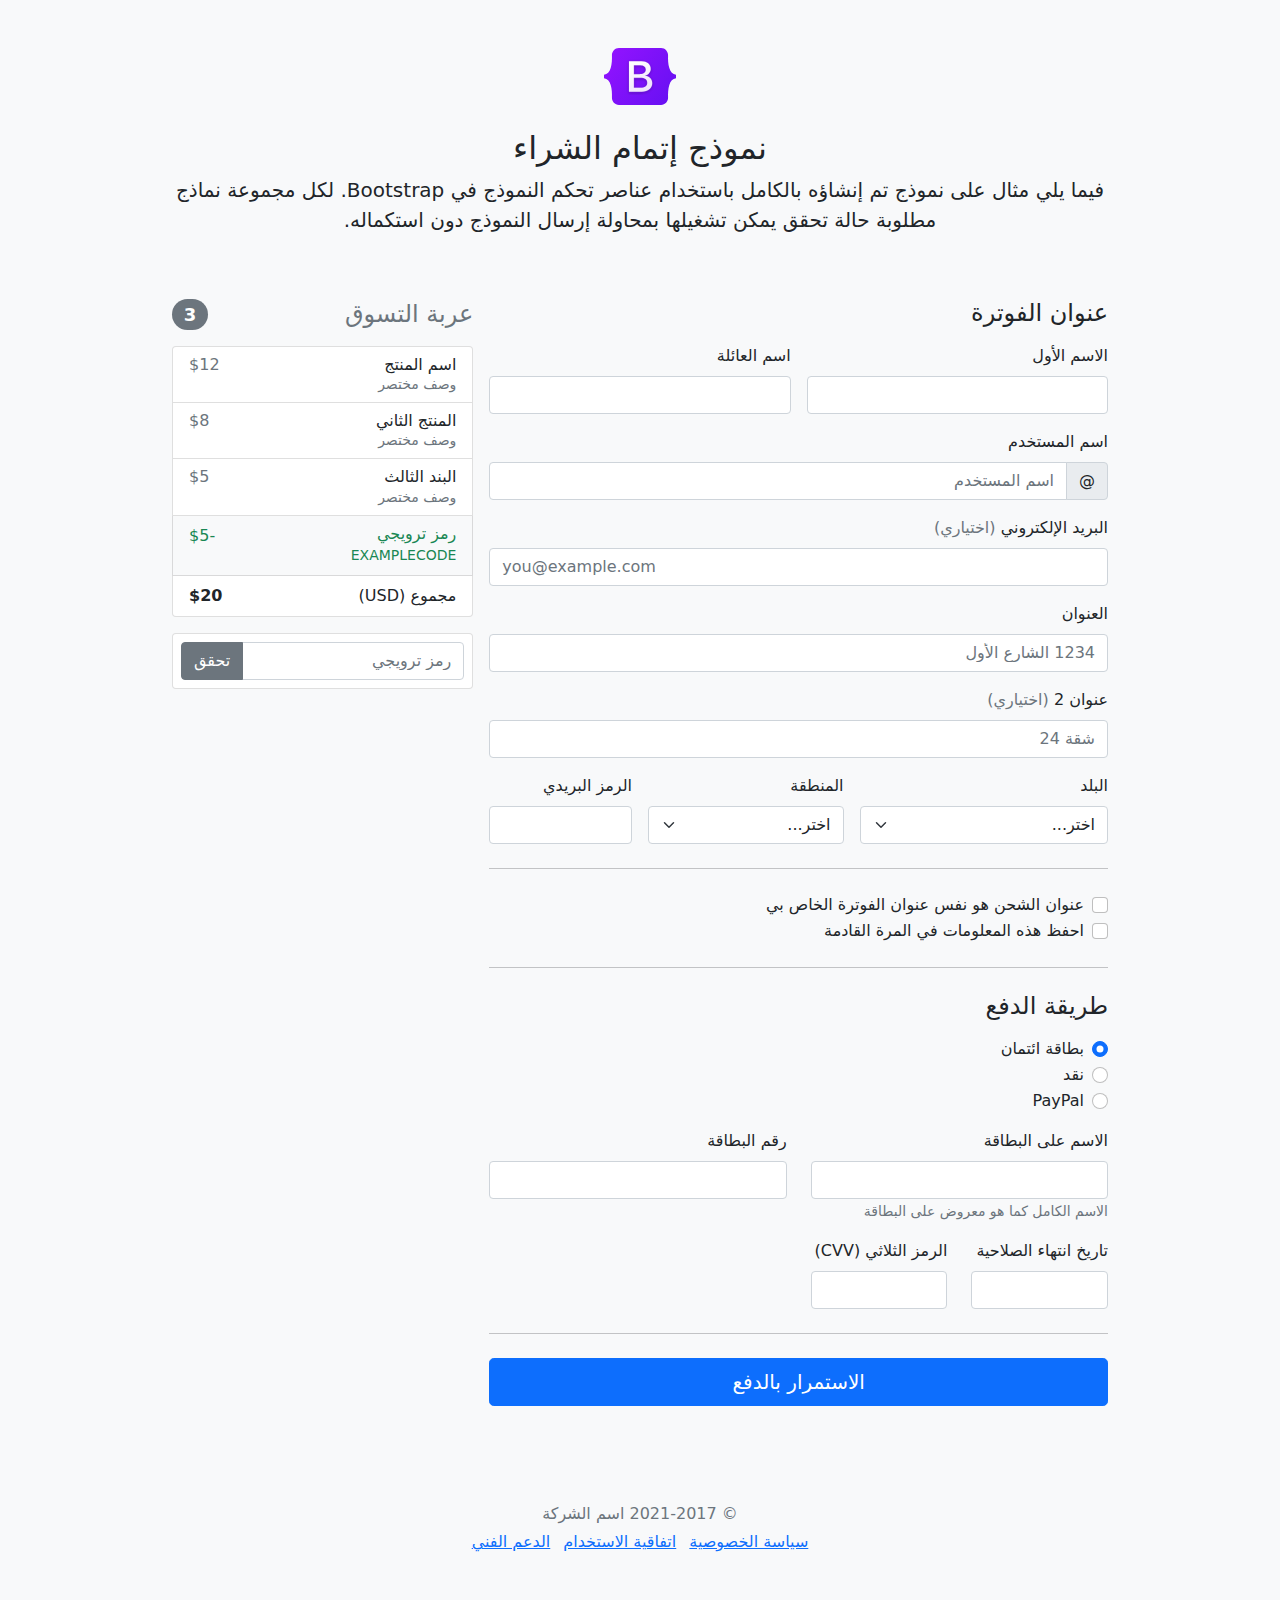
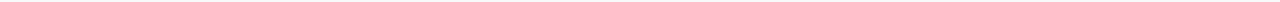
<file: teoria/esempi bootstrap/checkout-rtl/index.html>
<!doctype html>
<html lang="ar" dir="rtl">
  <head>
    <meta charset="utf-8">
    <meta name="viewport" content="width=device-width, initial-scale=1">
    <meta name="description" content="">
    <meta name="author" content="Mark Otto, Jacob Thornton, and Bootstrap contributors">
    <meta name="generator" content="Hugo 0.84.0">
    <title>مثال إتمام الشراء · Bootstrap v5.0</title>

    <link rel="canonical" href="https://getbootstrap.com/docs/5.0/examples/checkout-rtl/">

    

    <!-- Bootstrap core CSS -->
<link href="../assets/dist/css/bootstrap.rtl.min.css" rel="stylesheet">

    <style>
      .bd-placeholder-img {
        font-size: 1.125rem;
        text-anchor: middle;
        -webkit-user-select: none;
        -moz-user-select: none;
        user-select: none;
      }

      @media (min-width: 768px) {
        .bd-placeholder-img-lg {
          font-size: 3.5rem;
        }
      }
    </style>

    
    <!-- Custom styles for this template -->
    <link href="../checkout/form-validation.css" rel="stylesheet">
  </head>
  <body class="bg-light">
    
<div class="container">
  <main>
    <div class="py-5 text-center">
      <img class="d-block mx-auto mb-4" src="../assets/brand/bootstrap-logo.svg" alt="" width="72" height="57">
      <h2>نموذج إتمام الشراء</h2>
      <p class="lead">فيما يلي مثال على نموذج تم إنشاؤه بالكامل باستخدام عناصر تحكم النموذج في Bootstrap. لكل مجموعة نماذج مطلوبة حالة تحقق يمكن تشغيلها بمحاولة إرسال النموذج دون استكماله.</p>
    </div>

    <div class="row g-3">
      <div class="col-md-5 col-lg-4 order-md-last">
        <h4 class="d-flex justify-content-between align-items-center mb-3">
          <span class="text-muted">عربة التسوق</span>
          <span class="badge bg-secondary rounded-pill">3</span>
        </h4>
        <ul class="list-group mb-3">
          <li class="list-group-item d-flex justify-content-between lh-sm">
            <div>
              <h6 class="my-0">اسم المنتج</h6>
              <small class="text-muted">وصف مختصر</small>
            </div>
            <span class="text-muted">$12</span>
          </li>
          <li class="list-group-item d-flex justify-content-between lh-sm">
            <div>
              <h6 class="my-0">المنتج الثاني</h6>
              <small class="text-muted">وصف مختصر</small>
            </div>
            <span class="text-muted">$8</span>
          </li>
          <li class="list-group-item d-flex justify-content-between lh-sm">
            <div>
              <h6 class="my-0">البند الثالث</h6>
              <small class="text-muted">وصف مختصر</small>
            </div>
            <span class="text-muted">$5</span>
          </li>
          <li class="list-group-item d-flex justify-content-between bg-light">
            <div class="text-success">
              <h6 class="my-0">رمز ترويجي</h6>
              <small>EXAMPLECODE</small>
            </div>
            <span class="text-success">-$5</span>
          </li>
          <li class="list-group-item d-flex justify-content-between">
            <span>مجموع (USD)</span>
            <strong>$20</strong>
          </li>
        </ul>

        <form class="card p-2">
          <div class="input-group">
            <input type="text" class="form-control" placeholder="رمز ترويجي">
            <button type="submit" class="btn btn-secondary">تحقق</button>
          </div>
        </form>
      </div>
      <div class="col-md-7 col-lg-8">
        <h4 class="mb-3">عنوان الفوترة</h4>
        <form class="needs-validation" novalidate>
          <div class="row g-3">
            <div class="col-sm-6">
              <label for="firstName" class="form-label">الاسم الأول</label>
              <input type="text" class="form-control" id="firstName" placeholder="" value="" required>
              <div class="invalid-feedback">
                يرجى إدخال اسم أول صحيح.
              </div>
            </div>

            <div class="col-sm-6">
              <label for="lastName" class="form-label">اسم العائلة</label>
              <input type="text" class="form-control" id="lastName" placeholder="" value="" required>
              <div class="invalid-feedback">
                يرجى إدخال اسم عائلة صحيح.
              </div>
            </div>

            <div class="col-12">
              <label for="username" class="form-label">اسم المستخدم</label>
              <div class="input-group has-validation">
                <span class="input-group-text">@</span>
                <input type="text" class="form-control" id="username" placeholder="اسم المستخدم" required>
              <div class="invalid-feedback">
                اسم المستخدم الخاص بك مطلوب.
                </div>
              </div>
            </div>

            <div class="col-12">
              <label for="email" class="form-label">البريد الإلكتروني <span class="text-muted">(اختياري)</span></label>
              <input type="email" class="form-control" id="email" placeholder="you@example.com">
              <div class="invalid-feedback">
                يرجى إدخال عنوان بريد إلكتروني صحيح لتصلكم تحديثات الشحن.
              </div>
            </div>

            <div class="col-12">
              <label for="address" class="form-label">العنوان</label>
              <input type="text" class="form-control" id="address" placeholder="1234 الشارع الأول" required>
              <div class="invalid-feedback">
                يرجى إدخال عنوان الشحن الخاص بك.
              </div>
            </div>

            <div class="col-12">
              <label for="address2" class="form-label">عنوان 2 <span class="text-muted">(اختياري)</span></label>
              <input type="text" class="form-control" id="address2" placeholder="شقة 24">
            </div>

            <div class="col-md-5">
              <label for="country" class="form-label">البلد</label>
              <select class="form-select" id="country" required>
                <option value="">اختر...</option>
                <option>الولايات المتحدة الأمريكية</option>
              </select>
              <div class="invalid-feedback">
                يرجى اختيار بلد صحيح.
              </div>
            </div>

            <div class="col-md-4">
              <label for="state" class="form-label">المنطقة</label>
              <select class="form-select" id="state" required>
                <option value="">اختر...</option>
                <option>كاليفورنيا</option>
              </select>
              <div class="invalid-feedback">
                يرجى اختيار اسم منطقة صحيح.
              </div>
            </div>

            <div class="col-md-3">
              <label for="zip" class="form-label">الرمز البريدي</label>
              <input type="text" class="form-control" id="zip" placeholder="" required>
              <div class="invalid-feedback">
                الرمز البريدي مطلوب.
              </div>
            </div>
          </div>

          <hr class="my-4">

          <div class="form-check">
            <input type="checkbox" class="form-check-input" id="same-address">
            <label class="form-check-label" for="same-address">عنوان الشحن هو نفس عنوان الفوترة الخاص بي</label>
          </div>

          <div class="form-check">
            <input type="checkbox" class="form-check-input" id="save-info">
            <label class="form-check-label" for="save-info">احفظ هذه المعلومات في المرة القادمة</label>
          </div>

          <hr class="my-4">

          <h4 class="mb-3">طريقة الدفع</h4>

          <div class="my-3">
            <div class="form-check">
              <input id="credit" name="paymentMethod" type="radio" class="form-check-input" checked required>
              <label class="form-check-label" for="credit">بطاقة ائتمان</label>
            </div>
            <div class="form-check">
              <input id="cash" name="paymentMethod" type="radio" class="form-check-input" required>
              <label class="form-check-label" for="cash">نقد</label>
            </div>
            <div class="form-check">
              <input id="paypal" name="paymentMethod" type="radio" class="form-check-input" required>
              <label class="form-check-label" for="paypal">PayPal</label>
            </div>
          </div>

          <div class="row gy-3">
            <div class="col-md-6">
              <label for="cc-name" class="form-label">الاسم على البطاقة</label>
              <input type="text" class="form-control" id="cc-name" placeholder="" required>
              <small class="text-muted">الاسم الكامل كما هو معروض على البطاقة</small>
              <div class="invalid-feedback">
                الاسم على البطاقة مطلوب
              </div>
            </div>

            <div class="col-md-6">
              <label for="cc-number" class="form-label">رقم البطاقة</label>
              <input type="text" class="form-control" id="cc-number" placeholder="" required>
              <div class="invalid-feedback">
                رقم بطاقة الائتمان مطلوب
              </div>
            </div>

            <div class="col-md-3">
              <label for="cc-expiration" class="form-label">تاريخ انتهاء الصلاحية</label>
              <input type="text" class="form-control" id="cc-expiration" placeholder="" required>
              <div class="invalid-feedback">
                تاريخ انتهاء الصلاحية مطلوب
              </div>
            </div>

            <div class="col-md-3">
              <label for="cc-cvv" class="form-label">الرمز الثلاثي (CVV)</label>
              <input type="text" class="form-control" id="cc-cvv" placeholder="" required>
              <div class="invalid-feedback">
                رمز الحماية مطلوب
              </div>
            </div>
          </div>

          <hr class="my-4">

          <button class="w-100 btn btn-primary btn-lg" type="submit">الاستمرار بالدفع</button>
        </form>
      </div>
    </div>
  </main>
  <footer class="my-5 pt-5 text-muted text-center text-small">
    <p class="mb-1">&copy; 2021-2017 اسم الشركة</p>
    <ul class="list-inline">
      <li class="list-inline-item"><a href="#">سياسة الخصوصية</a></li>
      <li class="list-inline-item"><a href="#">اتفاقية الاستخدام</a></li>
      <li class="list-inline-item"><a href="#">الدعم الفني</a></li>
    </ul>
  </footer>
</div>


    <script src="../assets/dist/js/bootstrap.bundle.min.js"></script>

      <script src="../checkout/form-validation.js"></script>
  </body>
</html>
</file>
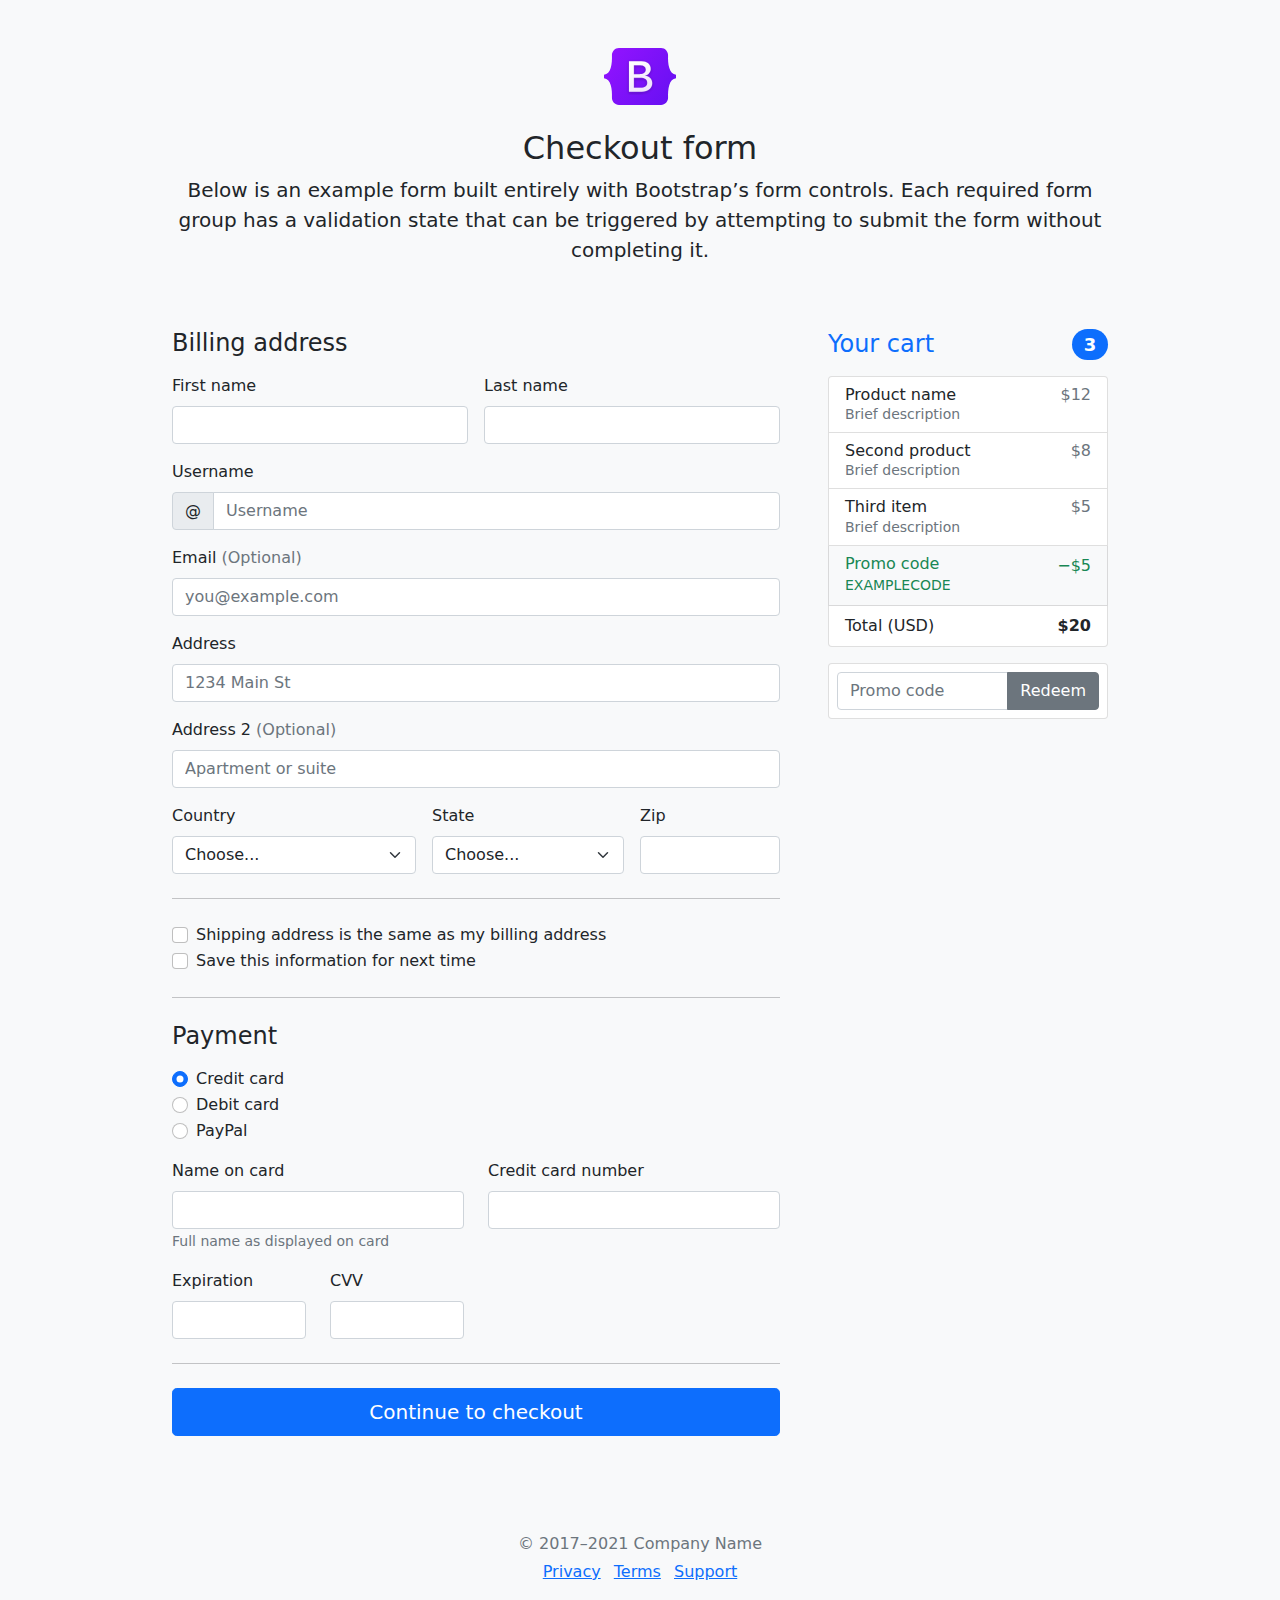
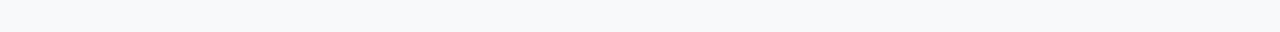
<file: teoria/esempi bootstrap/checkout/index.html>
<!doctype html>
<html lang="en">
  <head>
    <meta charset="utf-8">
    <meta name="viewport" content="width=device-width, initial-scale=1">
    <meta name="description" content="">
    <meta name="author" content="Mark Otto, Jacob Thornton, and Bootstrap contributors">
    <meta name="generator" content="Hugo 0.84.0">
    <title>Checkout example · Bootstrap v5.0</title>

    <link rel="canonical" href="https://getbootstrap.com/docs/5.0/examples/checkout/">

    

    <!-- Bootstrap core CSS -->
<link href="../assets/dist/css/bootstrap.min.css" rel="stylesheet">

    <style>
      .bd-placeholder-img {
        font-size: 1.125rem;
        text-anchor: middle;
        -webkit-user-select: none;
        -moz-user-select: none;
        user-select: none;
      }

      @media (min-width: 768px) {
        .bd-placeholder-img-lg {
          font-size: 3.5rem;
        }
      }
    </style>

    
    <!-- Custom styles for this template -->
    <link href="form-validation.css" rel="stylesheet">
  </head>
  <body class="bg-light">
    
<div class="container">
  <main>
    <div class="py-5 text-center">
      <img class="d-block mx-auto mb-4" src="../assets/brand/bootstrap-logo.svg" alt="" width="72" height="57">
      <h2>Checkout form</h2>
      <p class="lead">Below is an example form built entirely with Bootstrap’s form controls. Each required form group has a validation state that can be triggered by attempting to submit the form without completing it.</p>
    </div>

    <div class="row g-5">
      <div class="col-md-5 col-lg-4 order-md-last">
        <h4 class="d-flex justify-content-between align-items-center mb-3">
          <span class="text-primary">Your cart</span>
          <span class="badge bg-primary rounded-pill">3</span>
        </h4>
        <ul class="list-group mb-3">
          <li class="list-group-item d-flex justify-content-between lh-sm">
            <div>
              <h6 class="my-0">Product name</h6>
              <small class="text-muted">Brief description</small>
            </div>
            <span class="text-muted">$12</span>
          </li>
          <li class="list-group-item d-flex justify-content-between lh-sm">
            <div>
              <h6 class="my-0">Second product</h6>
              <small class="text-muted">Brief description</small>
            </div>
            <span class="text-muted">$8</span>
          </li>
          <li class="list-group-item d-flex justify-content-between lh-sm">
            <div>
              <h6 class="my-0">Third item</h6>
              <small class="text-muted">Brief description</small>
            </div>
            <span class="text-muted">$5</span>
          </li>
          <li class="list-group-item d-flex justify-content-between bg-light">
            <div class="text-success">
              <h6 class="my-0">Promo code</h6>
              <small>EXAMPLECODE</small>
            </div>
            <span class="text-success">−$5</span>
          </li>
          <li class="list-group-item d-flex justify-content-between">
            <span>Total (USD)</span>
            <strong>$20</strong>
          </li>
        </ul>

        <form class="card p-2">
          <div class="input-group">
            <input type="text" class="form-control" placeholder="Promo code">
            <button type="submit" class="btn btn-secondary">Redeem</button>
          </div>
        </form>
      </div>
      <div class="col-md-7 col-lg-8">
        <h4 class="mb-3">Billing address</h4>
        <form class="needs-validation" novalidate>
          <div class="row g-3">
            <div class="col-sm-6">
              <label for="firstName" class="form-label">First name</label>
              <input type="text" class="form-control" id="firstName" placeholder="" value="" required>
              <div class="invalid-feedback">
                Valid first name is required.
              </div>
            </div>

            <div class="col-sm-6">
              <label for="lastName" class="form-label">Last name</label>
              <input type="text" class="form-control" id="lastName" placeholder="" value="" required>
              <div class="invalid-feedback">
                Valid last name is required.
              </div>
            </div>

            <div class="col-12">
              <label for="username" class="form-label">Username</label>
              <div class="input-group has-validation">
                <span class="input-group-text">@</span>
                <input type="text" class="form-control" id="username" placeholder="Username" required>
              <div class="invalid-feedback">
                  Your username is required.
                </div>
              </div>
            </div>

            <div class="col-12">
              <label for="email" class="form-label">Email <span class="text-muted">(Optional)</span></label>
              <input type="email" class="form-control" id="email" placeholder="you@example.com">
              <div class="invalid-feedback">
                Please enter a valid email address for shipping updates.
              </div>
            </div>

            <div class="col-12">
              <label for="address" class="form-label">Address</label>
              <input type="text" class="form-control" id="address" placeholder="1234 Main St" required>
              <div class="invalid-feedback">
                Please enter your shipping address.
              </div>
            </div>

            <div class="col-12">
              <label for="address2" class="form-label">Address 2 <span class="text-muted">(Optional)</span></label>
              <input type="text" class="form-control" id="address2" placeholder="Apartment or suite">
            </div>

            <div class="col-md-5">
              <label for="country" class="form-label">Country</label>
              <select class="form-select" id="country" required>
                <option value="">Choose...</option>
                <option>United States</option>
              </select>
              <div class="invalid-feedback">
                Please select a valid country.
              </div>
            </div>

            <div class="col-md-4">
              <label for="state" class="form-label">State</label>
              <select class="form-select" id="state" required>
                <option value="">Choose...</option>
                <option>California</option>
              </select>
              <div class="invalid-feedback">
                Please provide a valid state.
              </div>
            </div>

            <div class="col-md-3">
              <label for="zip" class="form-label">Zip</label>
              <input type="text" class="form-control" id="zip" placeholder="" required>
              <div class="invalid-feedback">
                Zip code required.
              </div>
            </div>
          </div>

          <hr class="my-4">

          <div class="form-check">
            <input type="checkbox" class="form-check-input" id="same-address">
            <label class="form-check-label" for="same-address">Shipping address is the same as my billing address</label>
          </div>

          <div class="form-check">
            <input type="checkbox" class="form-check-input" id="save-info">
            <label class="form-check-label" for="save-info">Save this information for next time</label>
          </div>

          <hr class="my-4">

          <h4 class="mb-3">Payment</h4>

          <div class="my-3">
            <div class="form-check">
              <input id="credit" name="paymentMethod" type="radio" class="form-check-input" checked required>
              <label class="form-check-label" for="credit">Credit card</label>
            </div>
            <div class="form-check">
              <input id="debit" name="paymentMethod" type="radio" class="form-check-input" required>
              <label class="form-check-label" for="debit">Debit card</label>
            </div>
            <div class="form-check">
              <input id="paypal" name="paymentMethod" type="radio" class="form-check-input" required>
              <label class="form-check-label" for="paypal">PayPal</label>
            </div>
          </div>

          <div class="row gy-3">
            <div class="col-md-6">
              <label for="cc-name" class="form-label">Name on card</label>
              <input type="text" class="form-control" id="cc-name" placeholder="" required>
              <small class="text-muted">Full name as displayed on card</small>
              <div class="invalid-feedback">
                Name on card is required
              </div>
            </div>

            <div class="col-md-6">
              <label for="cc-number" class="form-label">Credit card number</label>
              <input type="text" class="form-control" id="cc-number" placeholder="" required>
              <div class="invalid-feedback">
                Credit card number is required
              </div>
            </div>

            <div class="col-md-3">
              <label for="cc-expiration" class="form-label">Expiration</label>
              <input type="text" class="form-control" id="cc-expiration" placeholder="" required>
              <div class="invalid-feedback">
                Expiration date required
              </div>
            </div>

            <div class="col-md-3">
              <label for="cc-cvv" class="form-label">CVV</label>
              <input type="text" class="form-control" id="cc-cvv" placeholder="" required>
              <div class="invalid-feedback">
                Security code required
              </div>
            </div>
          </div>

          <hr class="my-4">

          <button class="w-100 btn btn-primary btn-lg" type="submit">Continue to checkout</button>
        </form>
      </div>
    </div>
  </main>

  <footer class="my-5 pt-5 text-muted text-center text-small">
    <p class="mb-1">&copy; 2017–2021 Company Name</p>
    <ul class="list-inline">
      <li class="list-inline-item"><a href="#">Privacy</a></li>
      <li class="list-inline-item"><a href="#">Terms</a></li>
      <li class="list-inline-item"><a href="#">Support</a></li>
    </ul>
  </footer>
</div>


    <script src="../assets/dist/js/bootstrap.bundle.min.js"></script>

      <script src="form-validation.js"></script>
  </body>
</html>
</file>
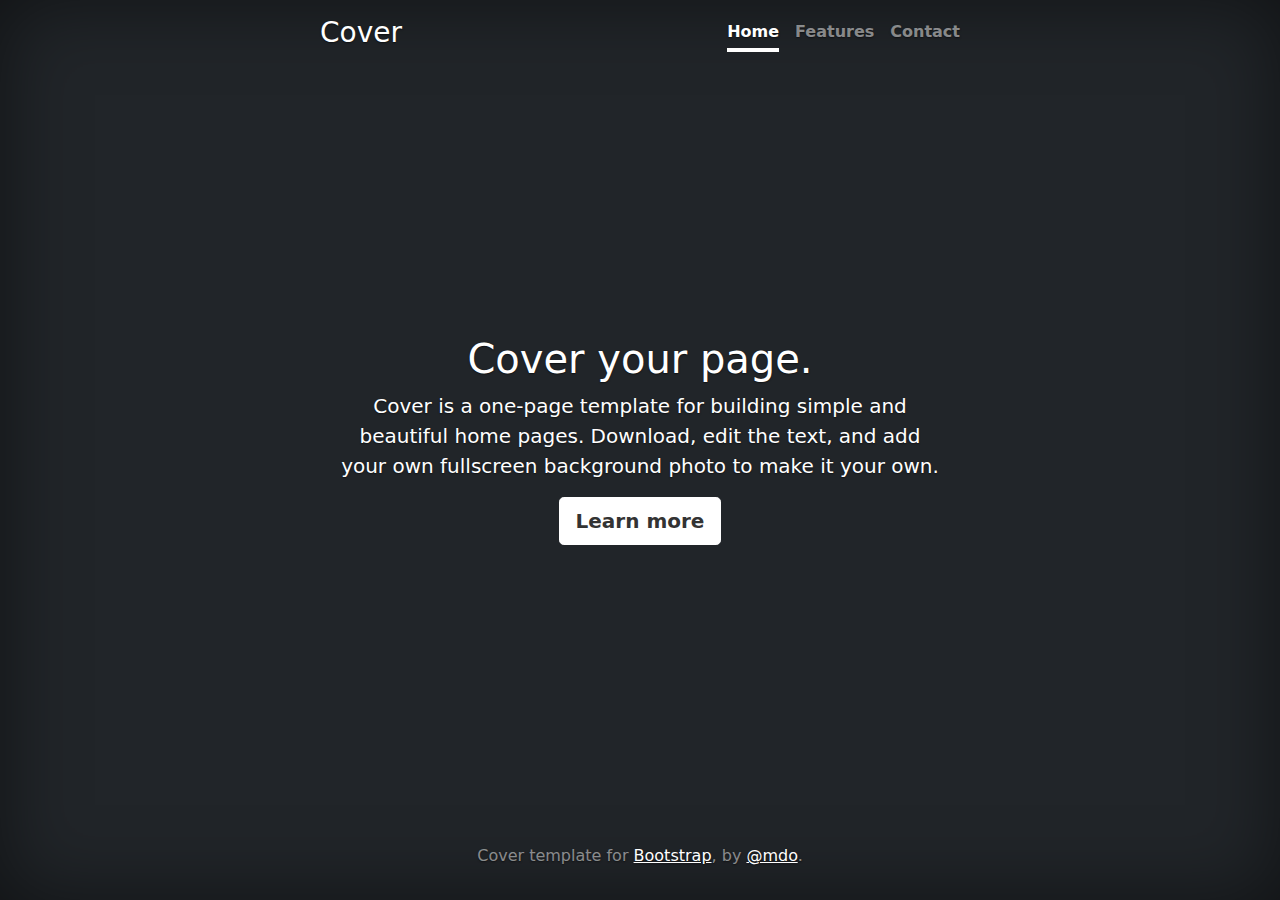
<file: teoria/esempi bootstrap/cover/index.html>
<!doctype html>
<html lang="en" class="h-100">
  <head>
    <meta charset="utf-8">
    <meta name="viewport" content="width=device-width, initial-scale=1">
    <meta name="description" content="">
    <meta name="author" content="Mark Otto, Jacob Thornton, and Bootstrap contributors">
    <meta name="generator" content="Hugo 0.84.0">
    <title>Cover Template · Bootstrap v5.0</title>

    <link rel="canonical" href="https://getbootstrap.com/docs/5.0/examples/cover/">

    

    <!-- Bootstrap core CSS -->
<link href="../assets/dist/css/bootstrap.min.css" rel="stylesheet">

    <style>
      .bd-placeholder-img {
        font-size: 1.125rem;
        text-anchor: middle;
        -webkit-user-select: none;
        -moz-user-select: none;
        user-select: none;
      }

      @media (min-width: 768px) {
        .bd-placeholder-img-lg {
          font-size: 3.5rem;
        }
      }
    </style>

    
    <!-- Custom styles for this template -->
    <link href="cover.css" rel="stylesheet">
  </head>
  <body class="d-flex h-100 text-center text-white bg-dark">
    
<div class="cover-container d-flex w-100 h-100 p-3 mx-auto flex-column">
  <header class="mb-auto">
    <div>
      <h3 class="float-md-start mb-0">Cover</h3>
      <nav class="nav nav-masthead justify-content-center float-md-end">
        <a class="nav-link active" aria-current="page" href="#">Home</a>
        <a class="nav-link" href="#">Features</a>
        <a class="nav-link" href="#">Contact</a>
      </nav>
    </div>
  </header>

  <main class="px-3">
    <h1>Cover your page.</h1>
    <p class="lead">Cover is a one-page template for building simple and beautiful home pages. Download, edit the text, and add your own fullscreen background photo to make it your own.</p>
    <p class="lead">
      <a href="#" class="btn btn-lg btn-secondary fw-bold border-white bg-white">Learn more</a>
    </p>
  </main>

  <footer class="mt-auto text-white-50">
    <p>Cover template for <a href="https://getbootstrap.com/" class="text-white">Bootstrap</a>, by <a href="https://twitter.com/mdo" class="text-white">@mdo</a>.</p>
  </footer>
</div>


    
  </body>
</html>
</file>
<file: teoria/esempi bootstrap/blog/blog.rtl.css>
/* stylelint-disable selector-list-comma-newline-after */

.blog-header {
  line-height: 1;
  border-bottom: 1px solid #e5e5e5;
}

.blog-header-logo {
  font-family: Amiri, Georgia, "Times New Roman", serif;
  font-size: 2.25rem;
}

.blog-header-logo:hover {
  text-decoration: none;
}

h1, h2, h3, h4, h5, h6 {
  font-family: Amiri, Georgia, "Times New Roman", serif;
}

.display-4 {
  font-size: 2.5rem;
}
@media (min-width: 768px) {
  .display-4 {
    font-size: 3rem;
  }
}

.nav-scroller {
  position: relative;
  z-index: 2;
  height: 2.75rem;
  overflow-y: hidden;
}

.nav-scroller .nav {
  display: flex;
  flex-wrap: nowrap;
  padding-bottom: 1rem;
  margin-top: -1px;
  overflow-x: auto;
  text-align: center;
  white-space: nowrap;
  -webkit-overflow-scrolling: touch;
}

.nav-scroller .nav-link {
  padding-top: .75rem;
  padding-bottom: .75rem;
  font-size: .875rem;
}

.card-img-right {
  height: 100%;
  border-radius: 3px 0 0 3px;
}

.flex-auto {
  flex: 0 0 auto;
}

.h-250 { height: 250px; }
@media (min-width: 768px) {
  .h-md-250 { height: 250px; }
}

/* Pagination */
.blog-pagination {
  margin-bottom: 4rem;
}
.blog-pagination > .btn {
  border-radius: 2rem;
}

/*
 * Blog posts
 */
.blog-post {
  margin-bottom: 4rem;
}
.blog-post-title {
  margin-bottom: .25rem;
  font-size: 2.5rem;
}
.blog-post-meta {
  margin-bottom: 1.25rem;
  color: #727272;
}

/*
 * Footer
 */
.blog-footer {
  padding: 2.5rem 0;
  color: #727272;
  text-align: center;
  background-color: #f9f9f9;
  border-top: .05rem solid #e5e5e5;
}
.blog-footer p:last-child {
  margin-bottom: 0;
}
</file>
<file: teoria/esempi bootstrap/blog/blog.css>
/* stylelint-disable selector-list-comma-newline-after */

.blog-header {
  line-height: 1;
  border-bottom: 1px solid #e5e5e5;
}

.blog-header-logo {
  font-family: "Playfair Display", Georgia, "Times New Roman", serif/*rtl:Amiri, Georgia, "Times New Roman", serif*/;
  font-size: 2.25rem;
}

.blog-header-logo:hover {
  text-decoration: none;
}

h1, h2, h3, h4, h5, h6 {
  font-family: "Playfair Display", Georgia, "Times New Roman", serif/*rtl:Amiri, Georgia, "Times New Roman", serif*/;
}

.display-4 {
  font-size: 2.5rem;
}
@media (min-width: 768px) {
  .display-4 {
    font-size: 3rem;
  }
}

.nav-scroller {
  position: relative;
  z-index: 2;
  height: 2.75rem;
  overflow-y: hidden;
}

.nav-scroller .nav {
  display: flex;
  flex-wrap: nowrap;
  padding-bottom: 1rem;
  margin-top: -1px;
  overflow-x: auto;
  text-align: center;
  white-space: nowrap;
  -webkit-overflow-scrolling: touch;
}

.nav-scroller .nav-link {
  padding-top: .75rem;
  padding-bottom: .75rem;
  font-size: .875rem;
}

.card-img-right {
  height: 100%;
  border-radius: 0 3px 3px 0;
}

.flex-auto {
  flex: 0 0 auto;
}

.h-250 { height: 250px; }
@media (min-width: 768px) {
  .h-md-250 { height: 250px; }
}

/* Pagination */
.blog-pagination {
  margin-bottom: 4rem;
}
.blog-pagination > .btn {
  border-radius: 2rem;
}

/*
 * Blog posts
 */
.blog-post {
  margin-bottom: 4rem;
}
.blog-post-title {
  margin-bottom: .25rem;
  font-size: 2.5rem;
}
.blog-post-meta {
  margin-bottom: 1.25rem;
  color: #727272;
}

/*
 * Footer
 */
.blog-footer {
  padding: 2.5rem 0;
  color: #727272;
  text-align: center;
  background-color: #f9f9f9;
  border-top: .05rem solid #e5e5e5;
}
.blog-footer p:last-child {
  margin-bottom: 0;
}
</file>
<file: teoria/esempi bootstrap/carousel/carousel.rtl.css>
/* GLOBAL STYLES
-------------------------------------------------- */
/* Padding below the footer and lighter body text */

body {
  padding-top: 3rem;
  padding-bottom: 3rem;
  color: #5a5a5a;
}


/* CUSTOMIZE THE CAROUSEL
-------------------------------------------------- */

/* Carousel base class */
.carousel {
  margin-bottom: 4rem;
}
/* Since positioning the image, we need to help out the caption */
.carousel-caption {
  bottom: 3rem;
  z-index: 10;
}

/* Declare heights because of positioning of img element */
.carousel-item {
  height: 32rem;
}
.carousel-item > img {
  position: absolute;
  top: 0;
  right: 0;
  min-width: 100%;
  height: 32rem;
}


/* MARKETING CONTENT
-------------------------------------------------- */

/* Center align the text within the three columns below the carousel */
.marketing .col-lg-4 {
  margin-bottom: 1.5rem;
  text-align: center;
}
.marketing h2 {
  font-weight: 400;
}
.marketing .col-lg-4 p {
  margin-right: .75rem;
  margin-left: .75rem;
}


/* Featurettes
------------------------- */

.featurette-divider {
  margin: 5rem 0; /* Space out the Bootstrap <hr> more */
}

/* Thin out the marketing headings */
.featurette-heading {
  font-weight: 300;
  line-height: 1;
}


/* RESPONSIVE CSS
-------------------------------------------------- */

@media (min-width: 40em) {
  /* Bump up size of carousel content */
  .carousel-caption p {
    margin-bottom: 1.25rem;
    font-size: 1.25rem;
    line-height: 1.4;
  }

  .featurette-heading {
    font-size: 50px;
  }
}

@media (min-width: 62em) {
  .featurette-heading {
    margin-top: 7rem;
  }
}
</file>
<file: teoria/esempi bootstrap/carousel/carousel.css>
/* GLOBAL STYLES
-------------------------------------------------- */
/* Padding below the footer and lighter body text */

body {
  padding-top: 3rem;
  padding-bottom: 3rem;
  color: #5a5a5a;
}


/* CUSTOMIZE THE CAROUSEL
-------------------------------------------------- */

/* Carousel base class */
.carousel {
  margin-bottom: 4rem;
}
/* Since positioning the image, we need to help out the caption */
.carousel-caption {
  bottom: 3rem;
  z-index: 10;
}

/* Declare heights because of positioning of img element */
.carousel-item {
  height: 32rem;
}
.carousel-item > img {
  position: absolute;
  top: 0;
  left: 0;
  min-width: 100%;
  height: 32rem;
}


/* MARKETING CONTENT
-------------------------------------------------- */

/* Center align the text within the three columns below the carousel */
.marketing .col-lg-4 {
  margin-bottom: 1.5rem;
  text-align: center;
}
.marketing h2 {
  font-weight: 400;
}
/* rtl:begin:ignore */
.marketing .col-lg-4 p {
  margin-right: .75rem;
  margin-left: .75rem;
}
/* rtl:end:ignore */


/* Featurettes
------------------------- */

.featurette-divider {
  margin: 5rem 0; /* Space out the Bootstrap <hr> more */
}

/* Thin out the marketing headings */
.featurette-heading {
  font-weight: 300;
  line-height: 1;
  /* rtl:remove */
  letter-spacing: -.05rem;
}


/* RESPONSIVE CSS
-------------------------------------------------- */

@media (min-width: 40em) {
  /* Bump up size of carousel content */
  .carousel-caption p {
    margin-bottom: 1.25rem;
    font-size: 1.25rem;
    line-height: 1.4;
  }

  .featurette-heading {
    font-size: 50px;
  }
}

@media (min-width: 62em) {
  .featurette-heading {
    margin-top: 7rem;
  }
}
</file>
<file: teoria/esempi bootstrap/checkout/form-validation.css>
.container {
  max-width: 960px;
}
</file>
<file: teoria/esempi bootstrap/cover/cover.css>
/*
 * Globals
 */


/* Custom default button */
.btn-secondary,
.btn-secondary:hover,
.btn-secondary:focus {
  color: #333;
  text-shadow: none; /* Prevent inheritance from `body` */
}


/*
 * Base structure
 */

body {
  text-shadow: 0 .05rem .1rem rgba(0, 0, 0, .5);
  box-shadow: inset 0 0 5rem rgba(0, 0, 0, .5);
}

.cover-container {
  max-width: 42em;
}


/*
 * Header
 */

.nav-masthead .nav-link {
  padding: .25rem 0;
  font-weight: 700;
  color: rgba(255, 255, 255, .5);
  background-color: transparent;
  border-bottom: .25rem solid transparent;
}

.nav-masthead .nav-link:hover,
.nav-masthead .nav-link:focus {
  border-bottom-color: rgba(255, 255, 255, .25);
}

.nav-masthead .nav-link + .nav-link {
  margin-left: 1rem;
}

.nav-masthead .active {
  color: #fff;
  border-bottom-color: #fff;
}
</file>
<file: teoria/esempi bootstrap/cheatsheet/cheatsheet.rtl.css>
body {
  scroll-behavior: smooth;
}

/**
 * Bootstrap "Journal code" icon
 * @link https://icons.getbootstrap.com/icons/journal-code/
 */
.bd-heading a::before {
  display: inline-block;
  width: 1em;
  height: 1em;
  margin-left: .25rem;
  content: "";
  background-image: url("data:image/svg+xml,%3Csvg xmlns='http://www.w3.org/2000/svg' fill='%25230d6efd' viewBox='0 0 16 16'%3E%3Cpath d='M4 1h8a2 2 0 0 1 2 2v10a2 2 0 0 1-2 2H4a2 2 0 0 1-2-2h1a1 1 0 0 0 1 1h8a1 1 0 0 0 1-1V3a1 1 0 0 0-1-1H4a1 1 0 0 0-1 1H2a2 2 0 0 1 2-2z'/%3E%3Cpath d='M2 5v-.5a.5.5 0 0 1 1 0V5h.5a.5.5 0 0 1 0 1h-2a.5.5 0 0 1 0-1H2zm0 3v-.5a.5.5 0 0 1 1 0V8h.5a.5.5 0 0 1 0 1h-2a.5.5 0 0 1 0-1H2zm0 3v-.5a.5.5 0 0 1 1 0v.5h.5a.5.5 0 0 1 0 1h-2a.5.5 0 0 1 0-1H2z'/%3E%3Cpath fill-rule='evenodd' d='M8.646 5.646a.5.5 0 0 1 .708 0l2 2a.5.5 0 0 1 0 .708l-2 2a.5.5 0 0 1-.708-.708L10.293 8 8.646 6.354a.5.5 0 0 1 0-.708zm-1.292 0a.5.5 0 0 0-.708 0l-2 2a.5.5 0 0 0 0 .708l2 2a.5.5 0 0 0 .708-.708L5.707 8l1.647-1.646a.5.5 0 0 0 0-.708z'/%3E%3C/svg%3E");
  background-size: 1em;
}

/* stylelint-disable-next-line selector-max-universal */
.bd-heading + div > * + * {
  margin-top: 3rem;
}

/* Table of contents */
.bd-aside a {
  padding: .1875rem .5rem;
  margin-top: .125rem;
  margin-right: .3125rem;
  color: rgba(0, 0, 0, .65);
  text-decoration: none;
}

.bd-aside a:hover,
.bd-aside a:focus {
  color: rgba(0, 0, 0, .85);
  background-color: rgba(121, 82, 179, .1);
}

.bd-aside .active {
  font-weight: 600;
  color: rgba(0, 0, 0, .85);
}

.bd-aside .btn {
  padding: .25rem .5rem;
  font-weight: 600;
  color: rgba(0, 0, 0, .65);
  border: 0;
}

.bd-aside .btn:hover,
.bd-aside .btn:focus {
  color: rgba(0, 0, 0, .85);
  background-color: rgba(121, 82, 179, .1);
}

.bd-aside .btn:focus {
  box-shadow: 0 0 0 1px rgba(121, 82, 179, .7);
}

.bd-aside .btn::before {
  width: 1.25em;
  line-height: 0;
  content: url("data:image/svg+xml,%3csvg xmlns='http://www.w3.org/2000/svg' width='16' height='16' viewBox='0 0 16 16'%3e%3cpath fill='none' stroke='rgba%280,0,0,.5%29' stroke-linecap='round' stroke-linejoin='round' stroke-width='2' d='M5 14l6-6-6-6'/%3e%3c/svg%3e");
  transition: transform .35s ease;
  transform: rotate(180deg) translateX(-2px);
  transform-origin: .5em 50%;
}

.bd-aside .btn[aria-expanded="true"]::before {
  transform: rotate(90deg);
}


/* Examples */
.scrollspy-example {
  position: relative;
  height: 200px;
  margin-top: .5rem;
  overflow: auto;
}

[id="modal"] .bd-example .btn,
[id="buttons"] .bd-example .btn,
[id="tooltips"] .bd-example .btn,
[id="popovers"] .bd-example .btn,
[id="dropdowns"] .bd-example .btn-group,
[id="dropdowns"] .bd-example .dropdown,
[id="dropdowns"] .bd-example .dropup,
[id="dropdowns"] .bd-example .dropend,
[id="dropdowns"] .bd-example .dropstart {
  margin: 0 0 1rem 1rem;
}

/* Layout */
@media (min-width: 1200px) {
  body {
    display: grid;
    gap: 1rem;
    grid-template-columns: 1fr 4fr 1fr;
    grid-template-rows: auto;
  }

  .bd-header {
    position: fixed;
    top: 0;
    right: 0;
    left: 0;
    z-index: 1030;
    grid-column: 1 / span 3;
  }

  .bd-aside,
  .bd-cheatsheet {
    padding-top: 4rem;
  }

  /**
   * 1. Too bad only Firefox supports subgrids ATM
   */
  .bd-cheatsheet,
  .bd-cheatsheet section,
  .bd-cheatsheet article {
    display: inherit; /* 1 */
    gap: inherit; /* 1 */
    grid-template-columns: 1fr 4fr;
    grid-column: 1 / span 2;
    grid-template-rows: auto;
  }

  .bd-aside {
    grid-area: 1 / 3;
    scroll-margin-top: 4rem;
  }

  .bd-cheatsheet section,
  .bd-cheatsheet section > h2 {
    top: 2rem;
    scroll-margin-top: 2rem;
  }

  .bd-cheatsheet section > h2::before {
    position: absolute;
    top: 0;
    right: 0;
    bottom: -2rem;
    left: 0;
    z-index: -1;
    content: "";
    background-image: linear-gradient(to bottom, rgba(255, 255, 255, 1) calc(100% - 3rem), rgba(255, 255, 255, .01));
  }

  .bd-cheatsheet article,
  .bd-cheatsheet .bd-heading {
    top: 8rem;
    scroll-margin-top: 8rem;
  }

  .bd-cheatsheet .bd-heading {
    z-index: 1;
  }
}
</file>
<file: teoria/esempi bootstrap/cheatsheet/cheatsheet.css>
body {
  scroll-behavior: smooth;
}

/**
 * Bootstrap "Journal code" icon
 * @link https://icons.getbootstrap.com/icons/journal-code/
 */
.bd-heading a::before {
  display: inline-block;
  width: 1em;
  height: 1em;
  margin-right: .25rem;
  content: "";
  background-image: url("data:image/svg+xml,%3Csvg xmlns='http://www.w3.org/2000/svg' fill='%25230d6efd' viewBox='0 0 16 16'%3E%3Cpath d='M4 1h8a2 2 0 0 1 2 2v10a2 2 0 0 1-2 2H4a2 2 0 0 1-2-2h1a1 1 0 0 0 1 1h8a1 1 0 0 0 1-1V3a1 1 0 0 0-1-1H4a1 1 0 0 0-1 1H2a2 2 0 0 1 2-2z'/%3E%3Cpath d='M2 5v-.5a.5.5 0 0 1 1 0V5h.5a.5.5 0 0 1 0 1h-2a.5.5 0 0 1 0-1H2zm0 3v-.5a.5.5 0 0 1 1 0V8h.5a.5.5 0 0 1 0 1h-2a.5.5 0 0 1 0-1H2zm0 3v-.5a.5.5 0 0 1 1 0v.5h.5a.5.5 0 0 1 0 1h-2a.5.5 0 0 1 0-1H2z'/%3E%3Cpath fill-rule='evenodd' d='M8.646 5.646a.5.5 0 0 1 .708 0l2 2a.5.5 0 0 1 0 .708l-2 2a.5.5 0 0 1-.708-.708L10.293 8 8.646 6.354a.5.5 0 0 1 0-.708zm-1.292 0a.5.5 0 0 0-.708 0l-2 2a.5.5 0 0 0 0 .708l2 2a.5.5 0 0 0 .708-.708L5.707 8l1.647-1.646a.5.5 0 0 0 0-.708z'/%3E%3C/svg%3E");
  background-size: 1em;
}

/* stylelint-disable-next-line selector-max-universal */
.bd-heading + div > * + * {
  margin-top: 3rem;
}

/* Table of contents */
.bd-aside a {
  padding: .1875rem .5rem;
  margin-top: .125rem;
  margin-left: .3125rem;
  color: rgba(0, 0, 0, .65);
  text-decoration: none;
}

.bd-aside a:hover,
.bd-aside a:focus {
  color: rgba(0, 0, 0, .85);
  background-color: rgba(121, 82, 179, .1);
}

.bd-aside .active {
  font-weight: 600;
  color: rgba(0, 0, 0, .85);
}

.bd-aside .btn {
  padding: .25rem .5rem;
  font-weight: 600;
  color: rgba(0, 0, 0, .65);
  border: 0;
}

.bd-aside .btn:hover,
.bd-aside .btn:focus {
  color: rgba(0, 0, 0, .85);
  background-color: rgba(121, 82, 179, .1);
}

.bd-aside .btn:focus {
  box-shadow: 0 0 0 1px rgba(121, 82, 179, .7);
}

.bd-aside .btn::before {
  width: 1.25em;
  line-height: 0;
  content: url("data:image/svg+xml,%3csvg xmlns='http://www.w3.org/2000/svg' width='16' height='16' viewBox='0 0 16 16'%3e%3cpath fill='none' stroke='rgba%280,0,0,.5%29' stroke-linecap='round' stroke-linejoin='round' stroke-width='2' d='M5 14l6-6-6-6'/%3e%3c/svg%3e");
  transition: transform .35s ease;

  /* rtl:raw:
  transform: rotate(180deg) translateX(-2px);
  */
  transform-origin: .5em 50%;
}

.bd-aside .btn[aria-expanded="true"]::before {
  transform: rotate(90deg)/* rtl:ignore */;
}


/* Examples */
.scrollspy-example {
  position: relative;
  height: 200px;
  margin-top: .5rem;
  overflow: auto;
}

[id="modal"] .bd-example .btn,
[id="buttons"] .bd-example .btn,
[id="tooltips"] .bd-example .btn,
[id="popovers"] .bd-example .btn,
[id="dropdowns"] .bd-example .btn-group,
[id="dropdowns"] .bd-example .dropdown,
[id="dropdowns"] .bd-example .dropup,
[id="dropdowns"] .bd-example .dropend,
[id="dropdowns"] .bd-example .dropstart {
  margin: 0 1rem 1rem 0;
}

/* Layout */
@media (min-width: 1200px) {
  body {
    display: grid;
    gap: 1rem;
    grid-template-columns: 1fr 4fr 1fr;
    grid-template-rows: auto;
  }

  .bd-header {
    position: fixed;
    top: 0;
    /* rtl:begin:ignore */
    right: 0;
    left: 0;
    /* rtl:end:ignore */
    z-index: 1030;
    grid-column: 1 / span 3;
  }

  .bd-aside,
  .bd-cheatsheet {
    padding-top: 4rem;
  }

  /**
   * 1. Too bad only Firefox supports subgrids ATM
   */
  .bd-cheatsheet,
  .bd-cheatsheet section,
  .bd-cheatsheet article {
    display: inherit; /* 1 */
    gap: inherit; /* 1 */
    grid-template-columns: 1fr 4fr;
    grid-column: 1 / span 2;
    grid-template-rows: auto;
  }

  .bd-aside {
    grid-area: 1 / 3;
    scroll-margin-top: 4rem;
  }

  .bd-cheatsheet section,
  .bd-cheatsheet section > h2 {
    top: 2rem;
    scroll-margin-top: 2rem;
  }

  .bd-cheatsheet section > h2::before {
    position: absolute;
    /* rtl:begin:ignore */
    top: 0;
    right: 0;
    bottom: -2rem;
    left: 0;
    /* rtl:end:ignore */
    z-index: -1;
    content: "";
    background-image: linear-gradient(to bottom, rgba(255, 255, 255, 1) calc(100% - 3rem), rgba(255, 255, 255, .01));
  }

  .bd-cheatsheet article,
  .bd-cheatsheet .bd-heading {
    top: 8rem;
    scroll-margin-top: 8rem;
  }

  .bd-cheatsheet .bd-heading {
    z-index: 1;
  }
}
</file>
